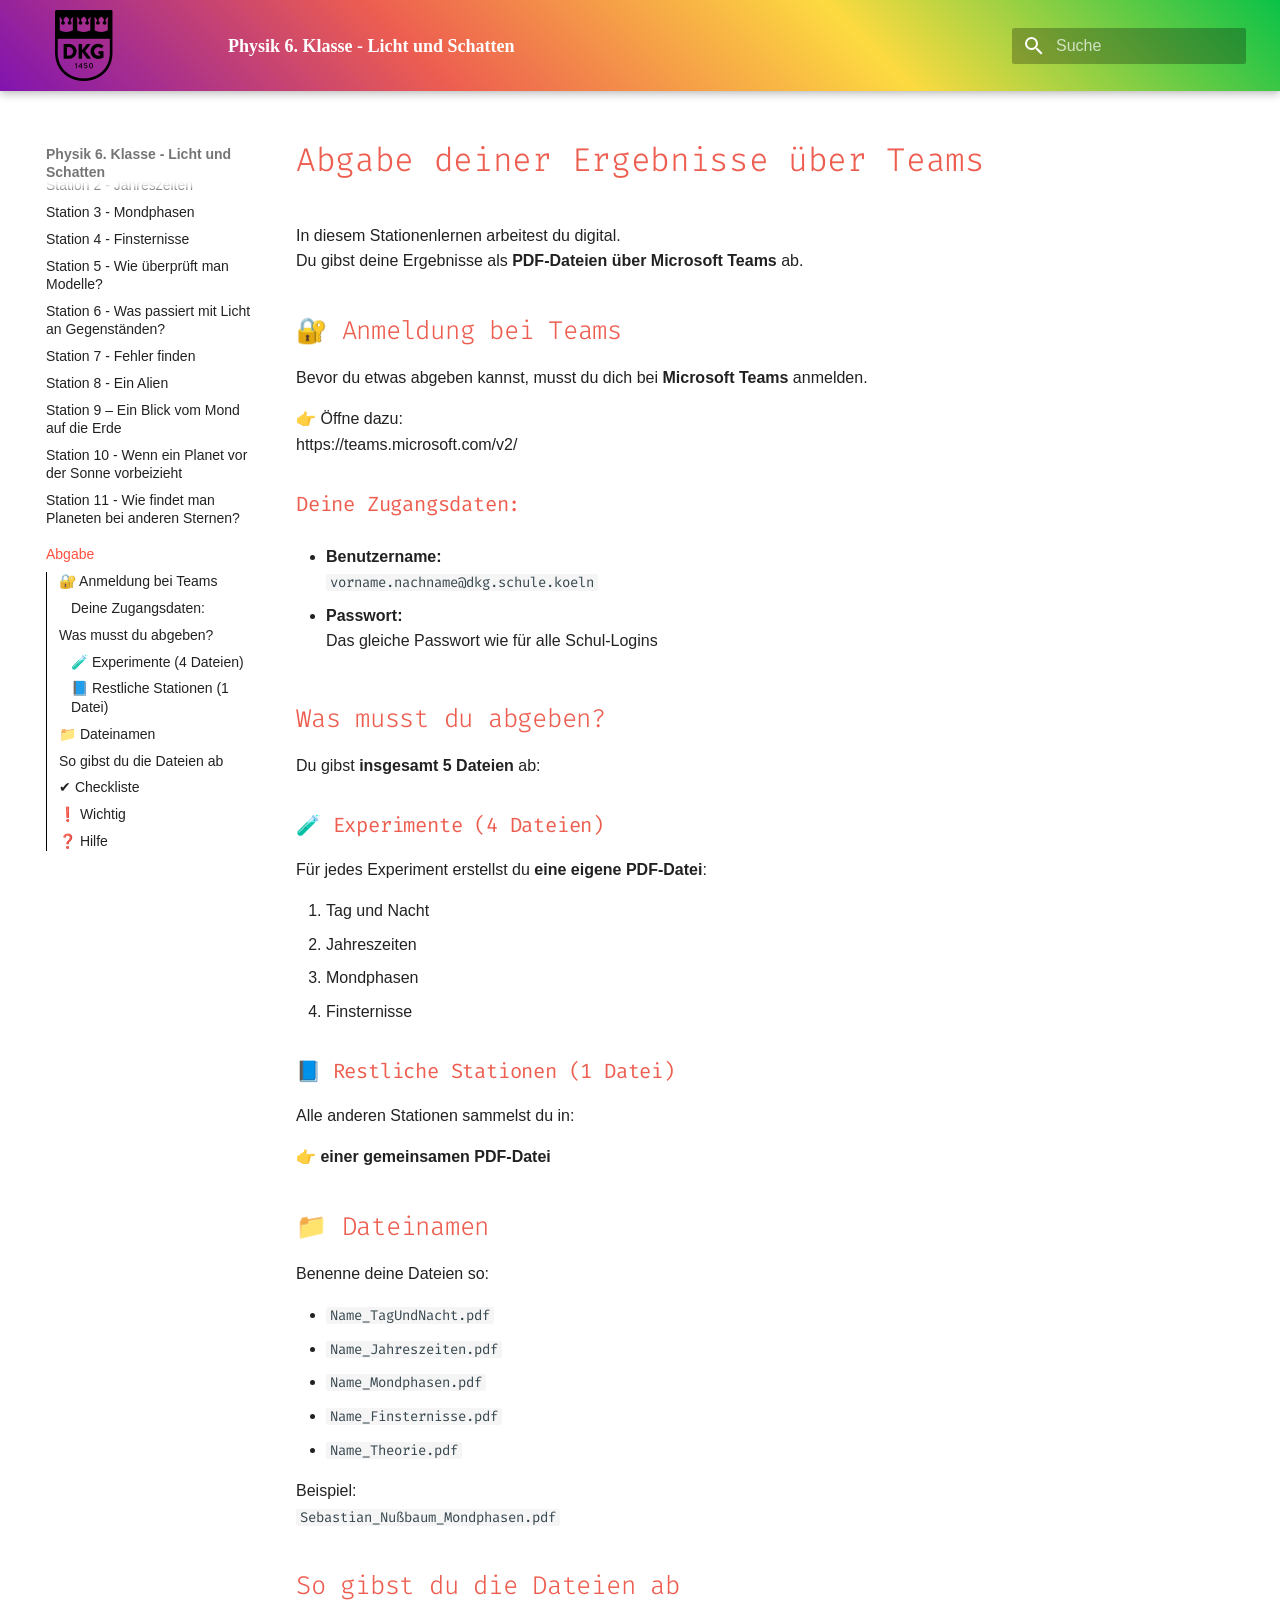
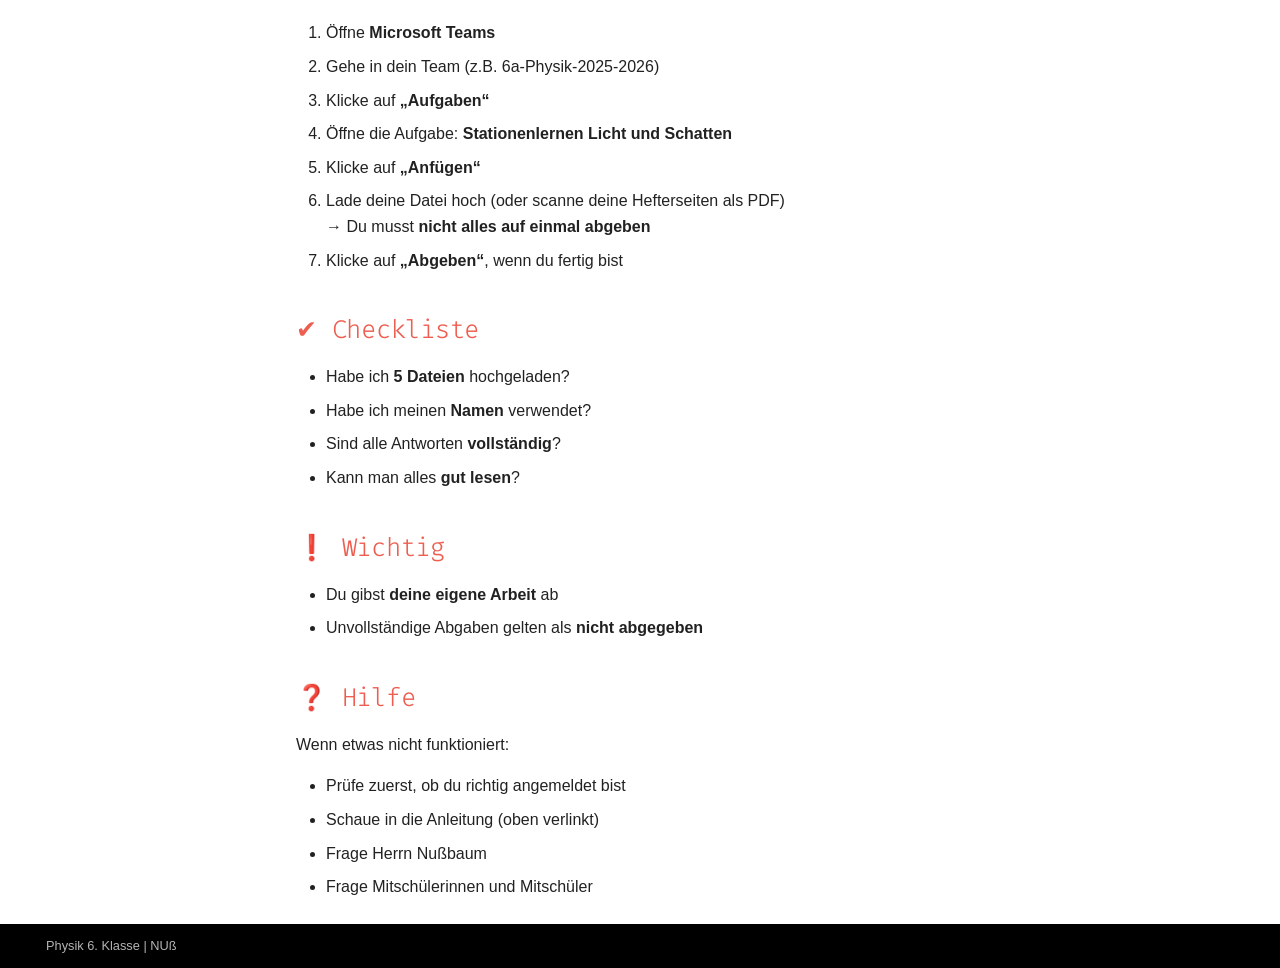
<file: abgabe_teams/index.html>
<!doctype html>
<html lang="de" class="no-js">
  <head>
    
      <meta charset="utf-8">
      <meta name="viewport" content="width=device-width,initial-scale=1">
      
      
      
        <link rel="canonical" href="https://herrnussbaum.github.io/physik_6_licht_und_schatten/abgabe_teams/">
      
      
        <link rel="prev" href="../stationen/station_11/">
      
      
      
        
      
      
      <link rel="icon" href="../img/favicon.ico">
      <meta name="generator" content="mkdocs-1.6.1, mkdocs-material-9.7.6">
    
    
      
        <title>Abgabe - Physik 6. Klasse - Licht und Schatten</title>
      
    
    
      <link rel="stylesheet" href="../assets/stylesheets/main.484c7ddc.min.css">
      
        
        <link rel="stylesheet" href="../assets/stylesheets/palette.ab4e12ef.min.css">
      
      


    
    
      
    
    
      
        
        
        <link rel="preconnect" href="https://fonts.gstatic.com" crossorigin>
        <link rel="stylesheet" href="https://fonts.googleapis.com/css?family=Roboto:300,300i,400,400i,700,700i%7CRoboto+Mono:400,400i,700,700i&display=fallback">
        <style>:root{--md-text-font:"Roboto";--md-code-font:"Roboto Mono"}</style>
      
    
    
      <link rel="stylesheet" href="../stylesheets/fira_code.css">
    
      <link rel="stylesheet" href="../stylesheets/extra.css">
    
    <script>__md_scope=new URL("..",location),__md_hash=e=>[...e].reduce(((e,_)=>(e<<5)-e+_.charCodeAt(0)),0),__md_get=(e,_=localStorage,t=__md_scope)=>JSON.parse(_.getItem(t.pathname+"."+e)),__md_set=(e,_,t=localStorage,a=__md_scope)=>{try{t.setItem(a.pathname+"."+e,JSON.stringify(_))}catch(e){}}</script>
    
      

    
    
  </head>
  
  
    
    
    
    
    
    <body dir="ltr" data-md-color-scheme="default" data-md-color-primary="custom" data-md-color-accent="custom">
  
    
    <input class="md-toggle" data-md-toggle="drawer" type="checkbox" id="__drawer" autocomplete="off">
    <input class="md-toggle" data-md-toggle="search" type="checkbox" id="__search" autocomplete="off">
    <label class="md-overlay" for="__drawer"></label>
    <div data-md-component="skip">
      
        
        <a href="#abgabe-deiner-ergebnisse-uber-teams" class="md-skip">
          Zum Inhalt
        </a>
      
    </div>
    <div data-md-component="announce">
      
    </div>
    
    
      

  

<header class="md-header md-header--shadow" data-md-component="header">
  <nav class="md-header__inner md-grid" aria-label="Kopfzeile">
    <a href=".." title="Physik 6. Klasse - Licht und Schatten" class="md-header__button md-logo" aria-label="Physik 6. Klasse - Licht und Schatten" data-md-component="logo">
      
  <img src="../img/Logo_klein.png" alt="logo">

    </a>
    <label class="md-header__button md-icon" for="__drawer">
      
      <svg xmlns="http://www.w3.org/2000/svg" viewBox="0 0 24 24"><path d="M3 6h18v2H3zm0 5h18v2H3zm0 5h18v2H3z"/></svg>
    </label>
    <div class="md-header__title" data-md-component="header-title">
      <div class="md-header__ellipsis">
        <div class="md-header__topic">
          <span class="md-ellipsis">
            Physik 6. Klasse - Licht und Schatten
          </span>
        </div>
        <div class="md-header__topic" data-md-component="header-topic">
          <span class="md-ellipsis">
            
              Abgabe
            
          </span>
        </div>
      </div>
    </div>
    
      
    
    
    
    
      
      
        <label class="md-header__button md-icon" for="__search">
          
          <svg xmlns="http://www.w3.org/2000/svg" viewBox="0 0 24 24"><path d="M9.5 3A6.5 6.5 0 0 1 16 9.5c0 1.61-.59 3.09-1.56 4.23l.27.27h.79l5 5-1.5 1.5-5-5v-.79l-.27-.27A6.52 6.52 0 0 1 9.5 16 6.5 6.5 0 0 1 3 9.5 6.5 6.5 0 0 1 9.5 3m0 2C7 5 5 7 5 9.5S7 14 9.5 14 14 12 14 9.5 12 5 9.5 5"/></svg>
        </label>
        <div class="md-search" data-md-component="search" role="dialog">
  <label class="md-search__overlay" for="__search"></label>
  <div class="md-search__inner" role="search">
    <form class="md-search__form" name="search">
      <input type="text" class="md-search__input" name="query" aria-label="Suche" placeholder="Suche" autocapitalize="off" autocorrect="off" autocomplete="off" spellcheck="false" data-md-component="search-query" required>
      <label class="md-search__icon md-icon" for="__search">
        
        <svg xmlns="http://www.w3.org/2000/svg" viewBox="0 0 24 24"><path d="M9.5 3A6.5 6.5 0 0 1 16 9.5c0 1.61-.59 3.09-1.56 4.23l.27.27h.79l5 5-1.5 1.5-5-5v-.79l-.27-.27A6.52 6.52 0 0 1 9.5 16 6.5 6.5 0 0 1 3 9.5 6.5 6.5 0 0 1 9.5 3m0 2C7 5 5 7 5 9.5S7 14 9.5 14 14 12 14 9.5 12 5 9.5 5"/></svg>
        
        <svg xmlns="http://www.w3.org/2000/svg" viewBox="0 0 24 24"><path d="M20 11v2H8l5.5 5.5-1.42 1.42L4.16 12l7.92-7.92L13.5 5.5 8 11z"/></svg>
      </label>
      <nav class="md-search__options" aria-label="Suche">
        
        <button type="reset" class="md-search__icon md-icon" title="Zurücksetzen" aria-label="Zurücksetzen" tabindex="-1">
          
          <svg xmlns="http://www.w3.org/2000/svg" viewBox="0 0 24 24"><path d="M19 6.41 17.59 5 12 10.59 6.41 5 5 6.41 10.59 12 5 17.59 6.41 19 12 13.41 17.59 19 19 17.59 13.41 12z"/></svg>
        </button>
      </nav>
      
    </form>
    <div class="md-search__output">
      <div class="md-search__scrollwrap" tabindex="0" data-md-scrollfix>
        <div class="md-search-result" data-md-component="search-result">
          <div class="md-search-result__meta">
            Suche wird initialisiert
          </div>
          <ol class="md-search-result__list" role="presentation"></ol>
        </div>
      </div>
    </div>
  </div>
</div>
      
    
    
  </nav>
  
</header>
    
    <div class="md-container" data-md-component="container">
      
      
        
          
        
      
      <main class="md-main" data-md-component="main">
        <div class="md-main__inner md-grid">
          
            
              
              <div class="md-sidebar md-sidebar--primary" data-md-component="sidebar" data-md-type="navigation" >
                <div class="md-sidebar__scrollwrap">
                  <div class="md-sidebar__inner">
                    



  

<nav class="md-nav md-nav--primary md-nav--integrated" aria-label="Navigation" data-md-level="0">
  <label class="md-nav__title" for="__drawer">
    <a href=".." title="Physik 6. Klasse - Licht und Schatten" class="md-nav__button md-logo" aria-label="Physik 6. Klasse - Licht und Schatten" data-md-component="logo">
      
  <img src="../img/Logo_klein.png" alt="logo">

    </a>
    Physik 6. Klasse - Licht und Schatten
  </label>
  
  <ul class="md-nav__list" data-md-scrollfix>
    
      
      
  
  
  
  
    <li class="md-nav__item">
      <a href=".." class="md-nav__link">
        
  
  
  <span class="md-ellipsis">
    
  
    Start
  

    
  </span>
  
  

      </a>
    </li>
  

    
      
      
  
  
  
  
    
    
    
    
      
        
        
      
    
    
    <li class="md-nav__item md-nav__item--section md-nav__item--nested">
      
        
        
        <input class="md-nav__toggle md-toggle " type="checkbox" id="__nav_2" >
        
          
          <label class="md-nav__link" for="__nav_2" id="__nav_2_label" tabindex="">
            
  
  
  <span class="md-ellipsis">
    
  
    Stationen
  

    
  </span>
  
  

            <span class="md-nav__icon md-icon"></span>
          </label>
        
        <nav class="md-nav" data-md-level="1" aria-labelledby="__nav_2_label" aria-expanded="false">
          <label class="md-nav__title" for="__nav_2">
            <span class="md-nav__icon md-icon"></span>
            
  
    Stationen
  

          </label>
          <ul class="md-nav__list" data-md-scrollfix>
            
              
                
  
  
  
  
    <li class="md-nav__item">
      <a href="../stationen/station_01/" class="md-nav__link">
        
  
  
  <span class="md-ellipsis">
    
  
    Station 1 - Tag und Nacht
  

    
  </span>
  
  

      </a>
    </li>
  

              
            
              
                
  
  
  
  
    <li class="md-nav__item">
      <a href="../stationen/station_02/" class="md-nav__link">
        
  
  
  <span class="md-ellipsis">
    
  
    Station 2 - Jahreszeiten
  

    
  </span>
  
  

      </a>
    </li>
  

              
            
              
                
  
  
  
  
    <li class="md-nav__item">
      <a href="../stationen/station_03/" class="md-nav__link">
        
  
  
  <span class="md-ellipsis">
    
  
    Station 3 - Mondphasen
  

    
  </span>
  
  

      </a>
    </li>
  

              
            
              
                
  
  
  
  
    <li class="md-nav__item">
      <a href="../stationen/station_04/" class="md-nav__link">
        
  
  
  <span class="md-ellipsis">
    
  
    Station 4 - Finsternisse
  

    
  </span>
  
  

      </a>
    </li>
  

              
            
              
                
  
  
  
  
    <li class="md-nav__item">
      <a href="../stationen/station_05/" class="md-nav__link">
        
  
  
  <span class="md-ellipsis">
    
  
    Station 5 - Wie überprüft man Modelle?
  

    
  </span>
  
  

      </a>
    </li>
  

              
            
              
                
  
  
  
  
    <li class="md-nav__item">
      <a href="../stationen/station_06/" class="md-nav__link">
        
  
  
  <span class="md-ellipsis">
    
  
    Station 6 - Was passiert mit Licht an Gegenständen?
  

    
  </span>
  
  

      </a>
    </li>
  

              
            
              
                
  
  
  
  
    <li class="md-nav__item">
      <a href="../stationen/station_07/" class="md-nav__link">
        
  
  
  <span class="md-ellipsis">
    
  
    Station 7 - Fehler finden
  

    
  </span>
  
  

      </a>
    </li>
  

              
            
              
                
  
  
  
  
    <li class="md-nav__item">
      <a href="../stationen/station_08/" class="md-nav__link">
        
  
  
  <span class="md-ellipsis">
    
  
    Station 8 - Ein Alien
  

    
  </span>
  
  

      </a>
    </li>
  

              
            
              
                
  
  
  
  
    <li class="md-nav__item">
      <a href="../stationen/station_09/" class="md-nav__link">
        
  
  
  <span class="md-ellipsis">
    
  
    Station 9 – Ein Blick vom Mond auf die Erde
  

    
  </span>
  
  

      </a>
    </li>
  

              
            
              
                
  
  
  
  
    <li class="md-nav__item">
      <a href="../stationen/station_10/" class="md-nav__link">
        
  
  
  <span class="md-ellipsis">
    
  
    Station 10 - Wenn ein Planet vor der Sonne vorbeizieht
  

    
  </span>
  
  

      </a>
    </li>
  

              
            
              
                
  
  
  
  
    <li class="md-nav__item">
      <a href="../stationen/station_11/" class="md-nav__link">
        
  
  
  <span class="md-ellipsis">
    
  
    Station 11 - Wie findet man Planeten bei anderen Sternen?
  

    
  </span>
  
  

      </a>
    </li>
  

              
            
          </ul>
        </nav>
      
    </li>
  

    
      
      
  
  
    
  
  
  
    <li class="md-nav__item md-nav__item--active">
      
      <input class="md-nav__toggle md-toggle" type="checkbox" id="__toc">
      
      
        
      
      
        <label class="md-nav__link md-nav__link--active" for="__toc">
          
  
  
  <span class="md-ellipsis">
    
  
    Abgabe
  

    
  </span>
  
  

          <span class="md-nav__icon md-icon"></span>
        </label>
      
      <a href="./" class="md-nav__link md-nav__link--active">
        
  
  
  <span class="md-ellipsis">
    
  
    Abgabe
  

    
  </span>
  
  

      </a>
      
        

<nav class="md-nav md-nav--secondary" aria-label="Inhaltsverzeichnis">
  
  
  
    
  
  
    <label class="md-nav__title" for="__toc">
      <span class="md-nav__icon md-icon"></span>
      Inhaltsverzeichnis
    </label>
    <ul class="md-nav__list" data-md-component="toc" data-md-scrollfix>
      
        <li class="md-nav__item">
  <a href="#anmeldung-bei-teams" class="md-nav__link">
    <span class="md-ellipsis">
      
        🔐 Anmeldung bei Teams
      
    </span>
  </a>
  
    <nav class="md-nav" aria-label="🔐 Anmeldung bei Teams">
      <ul class="md-nav__list">
        
          <li class="md-nav__item">
  <a href="#deine-zugangsdaten" class="md-nav__link">
    <span class="md-ellipsis">
      
        Deine Zugangsdaten:
      
    </span>
  </a>
  
</li>
        
      </ul>
    </nav>
  
</li>
      
        <li class="md-nav__item">
  <a href="#was-musst-du-abgeben" class="md-nav__link">
    <span class="md-ellipsis">
      
        Was musst du abgeben?
      
    </span>
  </a>
  
    <nav class="md-nav" aria-label="Was musst du abgeben?">
      <ul class="md-nav__list">
        
          <li class="md-nav__item">
  <a href="#experimente-4-dateien" class="md-nav__link">
    <span class="md-ellipsis">
      
        🧪 Experimente (4 Dateien)
      
    </span>
  </a>
  
</li>
        
          <li class="md-nav__item">
  <a href="#restliche-stationen-1-datei" class="md-nav__link">
    <span class="md-ellipsis">
      
        📘 Restliche Stationen (1 Datei)
      
    </span>
  </a>
  
</li>
        
      </ul>
    </nav>
  
</li>
      
        <li class="md-nav__item">
  <a href="#dateinamen" class="md-nav__link">
    <span class="md-ellipsis">
      
        📁 Dateinamen
      
    </span>
  </a>
  
</li>
      
        <li class="md-nav__item">
  <a href="#so-gibst-du-die-dateien-ab" class="md-nav__link">
    <span class="md-ellipsis">
      
        So gibst du die Dateien ab
      
    </span>
  </a>
  
</li>
      
        <li class="md-nav__item">
  <a href="#checkliste" class="md-nav__link">
    <span class="md-ellipsis">
      
        ✔ Checkliste
      
    </span>
  </a>
  
</li>
      
        <li class="md-nav__item">
  <a href="#wichtig" class="md-nav__link">
    <span class="md-ellipsis">
      
        ❗ Wichtig
      
    </span>
  </a>
  
</li>
      
        <li class="md-nav__item">
  <a href="#hilfe" class="md-nav__link">
    <span class="md-ellipsis">
      
        ❓ Hilfe
      
    </span>
  </a>
  
</li>
      
    </ul>
  
</nav>
      
    </li>
  

    
  </ul>
</nav>
                  </div>
                </div>
              </div>
            
            
          
          
            <div class="md-content" data-md-component="content">
              
              <article class="md-content__inner md-typeset">
                
                  



<h1 id="abgabe-deiner-ergebnisse-uber-teams">Abgabe deiner Ergebnisse über Teams</h1>
<p>In diesem Stationenlernen arbeitest du digital.<br />
Du gibst deine Ergebnisse als <strong>PDF-Dateien über Microsoft Teams</strong> ab.</p>
<h2 id="anmeldung-bei-teams">🔐 Anmeldung bei Teams</h2>
<p>Bevor du etwas abgeben kannst, musst du dich bei <strong>Microsoft Teams</strong> anmelden.</p>
<p>👉 Öffne dazu:<br />
https://teams.microsoft.com/v2/</p>
<h3 id="deine-zugangsdaten">Deine Zugangsdaten:</h3>
<ul>
<li>
<p><strong>Benutzername:</strong><br />
<code>vorname.nachname@dkg.schule.koeln</code>  </p>
</li>
<li>
<p><strong>Passwort:</strong><br />
  Das gleiche Passwort wie für alle Schul-Logins</p>
</li>
</ul>
<h2 id="was-musst-du-abgeben">Was musst du abgeben?</h2>
<p>Du gibst <strong>insgesamt 5 Dateien</strong> ab:</p>
<h3 id="experimente-4-dateien">🧪 Experimente (4 Dateien)</h3>
<p>Für jedes Experiment erstellst du <strong>eine eigene PDF-Datei</strong>:</p>
<ol>
<li>Tag und Nacht  </li>
<li>Jahreszeiten  </li>
<li>Mondphasen  </li>
<li>Finsternisse  </li>
</ol>
<h3 id="restliche-stationen-1-datei">📘 Restliche Stationen (1 Datei)</h3>
<p>Alle anderen Stationen sammelst du in:</p>
<p>👉 <strong>einer gemeinsamen PDF-Datei</strong></p>
<h2 id="dateinamen">📁 Dateinamen</h2>
<p>Benenne deine Dateien so:</p>
<ul>
<li><code>Name_TagUndNacht.pdf</code></li>
<li><code>Name_Jahreszeiten.pdf</code></li>
<li><code>Name_Mondphasen.pdf</code></li>
<li><code>Name_Finsternisse.pdf</code></li>
<li><code>Name_Theorie.pdf</code></li>
</ul>
<p>Beispiel:<br />
<code>Sebastian_Nußbaum_Mondphasen.pdf</code></p>
<h2 id="so-gibst-du-die-dateien-ab">So gibst du die Dateien ab</h2>
<ol>
<li>Öffne <strong>Microsoft Teams</strong></li>
<li>Gehe in dein Team (z.B. 6a-Physik-2025-2026)</li>
<li>Klicke auf <strong>„Aufgaben“</strong></li>
<li>Öffne die Aufgabe: <strong>Stationenlernen Licht und Schatten</strong></li>
<li>Klicke auf <strong>„Anfügen“</strong></li>
<li>Lade deine Datei hoch (oder scanne deine Hefterseiten als PDF)<br />
   → Du musst <strong>nicht alles auf einmal abgeben</strong></li>
<li>Klicke auf <strong>„Abgeben“</strong>, wenn du fertig bist</li>
</ol>
<h2 id="checkliste">✔ Checkliste</h2>
<ul>
<li>Habe ich <strong>5 Dateien</strong> hochgeladen?</li>
<li>Habe ich meinen <strong>Namen</strong> verwendet?</li>
<li>Sind alle Antworten <strong>vollständig</strong>?</li>
<li>Kann man alles <strong>gut lesen</strong>?</li>
</ul>
<h2 id="wichtig">❗ Wichtig</h2>
<ul>
<li>Du gibst <strong>deine eigene Arbeit</strong> ab  </li>
<li>Unvollständige Abgaben gelten als <strong>nicht abgegeben</strong></li>
</ul>
<h2 id="hilfe">❓ Hilfe</h2>
<p>Wenn etwas nicht funktioniert:</p>
<ul>
<li>Prüfe zuerst, ob du richtig angemeldet bist  </li>
<li>Schaue in die Anleitung (oben verlinkt)  </li>
<li>Frage Herrn Nußbaum  </li>
<li>Frage Mitschülerinnen und Mitschüler</li>
</ul>












                
              </article>
            </div>
          
          
<script>var target=document.getElementById(location.hash.slice(1));target&&target.name&&(target.checked=target.name.startsWith("__tabbed_"))</script>
        </div>
        
          <button type="button" class="md-top md-icon" data-md-component="top" hidden>
  
  <svg xmlns="http://www.w3.org/2000/svg" viewBox="0 0 24 24"><path d="M13 20h-2V8l-5.5 5.5-1.42-1.42L12 4.16l7.92 7.92-1.42 1.42L13 8z"/></svg>
  Zurück zum Seitenanfang
</button>
        
      </main>
      
        <footer class="md-footer">
  
  <div class="md-footer-meta md-typeset">
    <div class="md-footer-meta__inner md-grid">
      <div class="md-copyright">
  
    <div class="md-copyright__highlight">
      Physik 6. Klasse | NUß
    </div>
  
  
</div>
      
    </div>
  </div>
</footer>
      
    </div>
    <div class="md-dialog" data-md-component="dialog">
      <div class="md-dialog__inner md-typeset"></div>
    </div>
    
    
    
      
      
      <script id="__config" type="application/json">{"annotate": null, "base": "..", "features": ["navigation.instant", "navigation.instant.prefetch", "navigation.sections", "navigation.top", "toc.integrate", "content.code.copy"], "search": "../assets/javascripts/workers/search.2c215733.min.js", "tags": null, "translations": {"clipboard.copied": "In Zwischenablage kopiert", "clipboard.copy": "In Zwischenablage kopieren", "search.result.more.one": "1 weiteres Suchergebnis auf dieser Seite", "search.result.more.other": "# weitere Suchergebnisse auf dieser Seite", "search.result.none": "Keine Suchergebnisse", "search.result.one": "1 Suchergebnis", "search.result.other": "# Suchergebnisse", "search.result.placeholder": "Suchbegriff eingeben", "search.result.term.missing": "Es fehlt", "select.version": "Version ausw\u00e4hlen"}, "version": null}</script>
    
    
      <script src="../assets/javascripts/bundle.79ae519e.min.js"></script>
      
    
  </body>
</html>
</file>
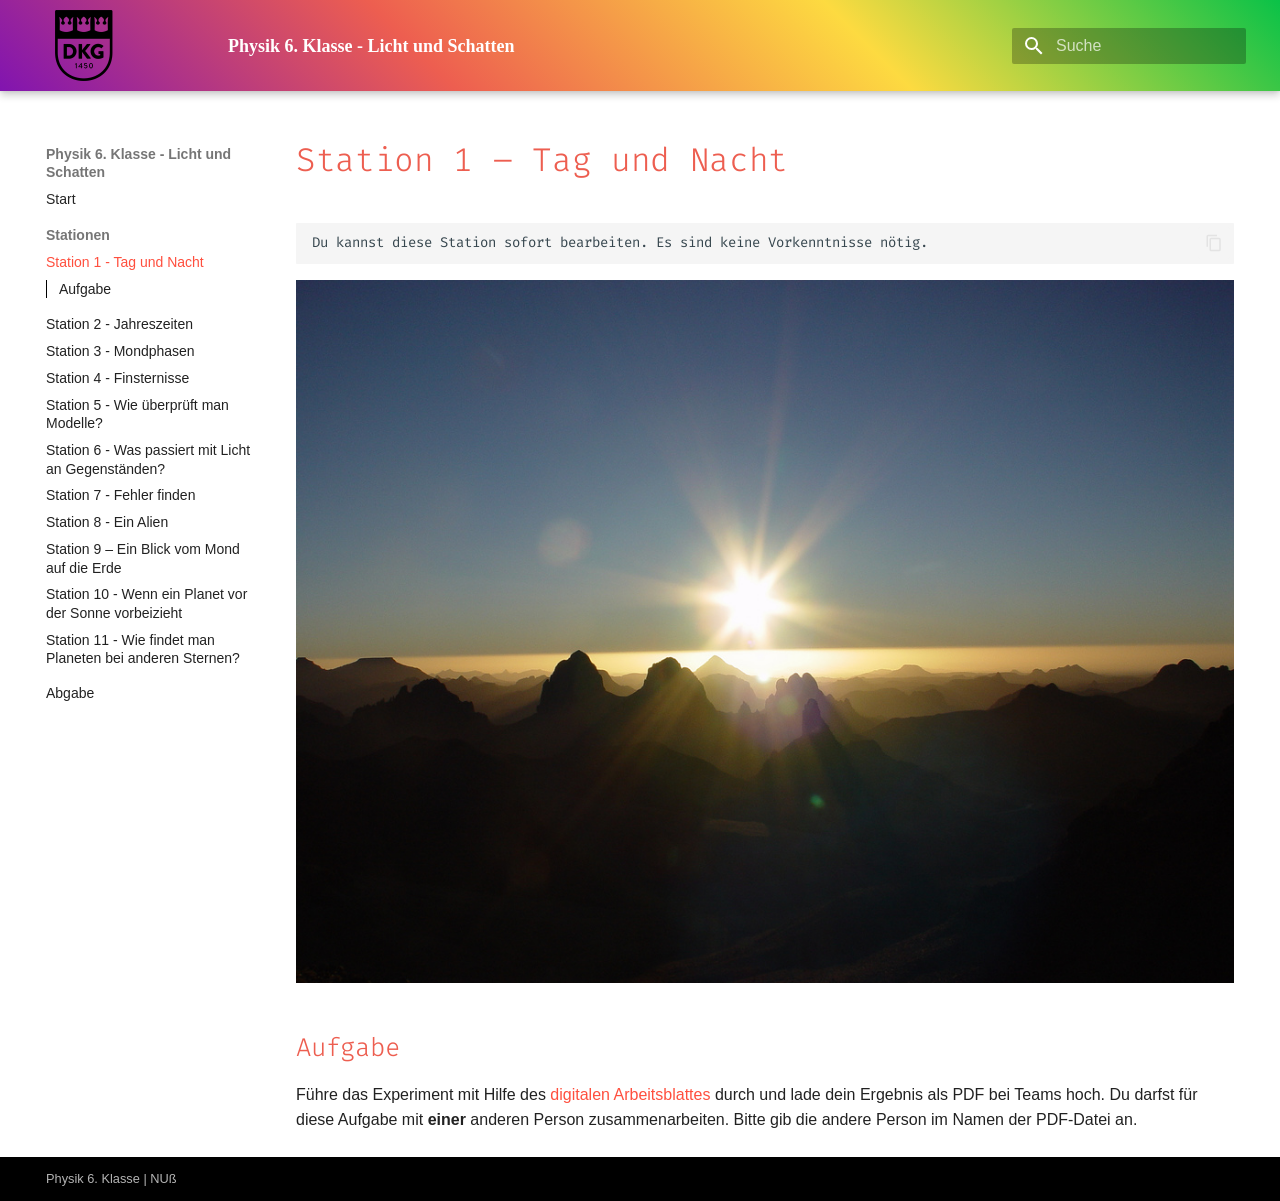
<file: stationen/station_01/index.html>
<!doctype html>
<html lang="de" class="no-js">
  <head>
    
      <meta charset="utf-8">
      <meta name="viewport" content="width=device-width,initial-scale=1">
      
      
      
        <link rel="canonical" href="https://herrnussbaum.github.io/physik_6_licht_und_schatten/stationen/station_01/">
      
      
        <link rel="prev" href="../..">
      
      
        <link rel="next" href="../station_02/">
      
      
        
      
      
      <link rel="icon" href="../../img/favicon.ico">
      <meta name="generator" content="mkdocs-1.6.1, mkdocs-material-9.7.6">
    
    
      
        <title>Station 1 - Tag und Nacht - Physik 6. Klasse - Licht und Schatten</title>
      
    
    
      <link rel="stylesheet" href="../../assets/stylesheets/main.484c7ddc.min.css">
      
        
        <link rel="stylesheet" href="../../assets/stylesheets/palette.ab4e12ef.min.css">
      
      


    
    
      
    
    
      
        
        
        <link rel="preconnect" href="https://fonts.gstatic.com" crossorigin>
        <link rel="stylesheet" href="https://fonts.googleapis.com/css?family=Roboto:300,300i,400,400i,700,700i%7CRoboto+Mono:400,400i,700,700i&display=fallback">
        <style>:root{--md-text-font:"Roboto";--md-code-font:"Roboto Mono"}</style>
      
    
    
      <link rel="stylesheet" href="../../stylesheets/fira_code.css">
    
      <link rel="stylesheet" href="../../stylesheets/extra.css">
    
    <script>__md_scope=new URL("../..",location),__md_hash=e=>[...e].reduce(((e,_)=>(e<<5)-e+_.charCodeAt(0)),0),__md_get=(e,_=localStorage,t=__md_scope)=>JSON.parse(_.getItem(t.pathname+"."+e)),__md_set=(e,_,t=localStorage,a=__md_scope)=>{try{t.setItem(a.pathname+"."+e,JSON.stringify(_))}catch(e){}}</script>
    
      

    
    
  </head>
  
  
    
    
    
    
    
    <body dir="ltr" data-md-color-scheme="default" data-md-color-primary="custom" data-md-color-accent="custom">
  
    
    <input class="md-toggle" data-md-toggle="drawer" type="checkbox" id="__drawer" autocomplete="off">
    <input class="md-toggle" data-md-toggle="search" type="checkbox" id="__search" autocomplete="off">
    <label class="md-overlay" for="__drawer"></label>
    <div data-md-component="skip">
      
        
        <a href="#station-1-tag-und-nacht" class="md-skip">
          Zum Inhalt
        </a>
      
    </div>
    <div data-md-component="announce">
      
    </div>
    
    
      

  

<header class="md-header md-header--shadow" data-md-component="header">
  <nav class="md-header__inner md-grid" aria-label="Kopfzeile">
    <a href="../.." title="Physik 6. Klasse - Licht und Schatten" class="md-header__button md-logo" aria-label="Physik 6. Klasse - Licht und Schatten" data-md-component="logo">
      
  <img src="../../img/Logo_klein.png" alt="logo">

    </a>
    <label class="md-header__button md-icon" for="__drawer">
      
      <svg xmlns="http://www.w3.org/2000/svg" viewBox="0 0 24 24"><path d="M3 6h18v2H3zm0 5h18v2H3zm0 5h18v2H3z"/></svg>
    </label>
    <div class="md-header__title" data-md-component="header-title">
      <div class="md-header__ellipsis">
        <div class="md-header__topic">
          <span class="md-ellipsis">
            Physik 6. Klasse - Licht und Schatten
          </span>
        </div>
        <div class="md-header__topic" data-md-component="header-topic">
          <span class="md-ellipsis">
            
              Station 1 - Tag und Nacht
            
          </span>
        </div>
      </div>
    </div>
    
      
    
    
    
    
      
      
        <label class="md-header__button md-icon" for="__search">
          
          <svg xmlns="http://www.w3.org/2000/svg" viewBox="0 0 24 24"><path d="M9.5 3A6.5 6.5 0 0 1 16 9.5c0 1.61-.59 3.09-1.56 4.23l.27.27h.79l5 5-1.5 1.5-5-5v-.79l-.27-.27A6.52 6.52 0 0 1 9.5 16 6.5 6.5 0 0 1 3 9.5 6.5 6.5 0 0 1 9.5 3m0 2C7 5 5 7 5 9.5S7 14 9.5 14 14 12 14 9.5 12 5 9.5 5"/></svg>
        </label>
        <div class="md-search" data-md-component="search" role="dialog">
  <label class="md-search__overlay" for="__search"></label>
  <div class="md-search__inner" role="search">
    <form class="md-search__form" name="search">
      <input type="text" class="md-search__input" name="query" aria-label="Suche" placeholder="Suche" autocapitalize="off" autocorrect="off" autocomplete="off" spellcheck="false" data-md-component="search-query" required>
      <label class="md-search__icon md-icon" for="__search">
        
        <svg xmlns="http://www.w3.org/2000/svg" viewBox="0 0 24 24"><path d="M9.5 3A6.5 6.5 0 0 1 16 9.5c0 1.61-.59 3.09-1.56 4.23l.27.27h.79l5 5-1.5 1.5-5-5v-.79l-.27-.27A6.52 6.52 0 0 1 9.5 16 6.5 6.5 0 0 1 3 9.5 6.5 6.5 0 0 1 9.5 3m0 2C7 5 5 7 5 9.5S7 14 9.5 14 14 12 14 9.5 12 5 9.5 5"/></svg>
        
        <svg xmlns="http://www.w3.org/2000/svg" viewBox="0 0 24 24"><path d="M20 11v2H8l5.5 5.5-1.42 1.42L4.16 12l7.92-7.92L13.5 5.5 8 11z"/></svg>
      </label>
      <nav class="md-search__options" aria-label="Suche">
        
        <button type="reset" class="md-search__icon md-icon" title="Zurücksetzen" aria-label="Zurücksetzen" tabindex="-1">
          
          <svg xmlns="http://www.w3.org/2000/svg" viewBox="0 0 24 24"><path d="M19 6.41 17.59 5 12 10.59 6.41 5 5 6.41 10.59 12 5 17.59 6.41 19 12 13.41 17.59 19 19 17.59 13.41 12z"/></svg>
        </button>
      </nav>
      
    </form>
    <div class="md-search__output">
      <div class="md-search__scrollwrap" tabindex="0" data-md-scrollfix>
        <div class="md-search-result" data-md-component="search-result">
          <div class="md-search-result__meta">
            Suche wird initialisiert
          </div>
          <ol class="md-search-result__list" role="presentation"></ol>
        </div>
      </div>
    </div>
  </div>
</div>
      
    
    
  </nav>
  
</header>
    
    <div class="md-container" data-md-component="container">
      
      
        
          
        
      
      <main class="md-main" data-md-component="main">
        <div class="md-main__inner md-grid">
          
            
              
              <div class="md-sidebar md-sidebar--primary" data-md-component="sidebar" data-md-type="navigation" >
                <div class="md-sidebar__scrollwrap">
                  <div class="md-sidebar__inner">
                    



  

<nav class="md-nav md-nav--primary md-nav--integrated" aria-label="Navigation" data-md-level="0">
  <label class="md-nav__title" for="__drawer">
    <a href="../.." title="Physik 6. Klasse - Licht und Schatten" class="md-nav__button md-logo" aria-label="Physik 6. Klasse - Licht und Schatten" data-md-component="logo">
      
  <img src="../../img/Logo_klein.png" alt="logo">

    </a>
    Physik 6. Klasse - Licht und Schatten
  </label>
  
  <ul class="md-nav__list" data-md-scrollfix>
    
      
      
  
  
  
  
    <li class="md-nav__item">
      <a href="../.." class="md-nav__link">
        
  
  
  <span class="md-ellipsis">
    
  
    Start
  

    
  </span>
  
  

      </a>
    </li>
  

    
      
      
  
  
    
  
  
  
    
    
    
    
      
        
        
      
    
    
    <li class="md-nav__item md-nav__item--active md-nav__item--section md-nav__item--nested">
      
        
        
        <input class="md-nav__toggle md-toggle " type="checkbox" id="__nav_2" checked>
        
          
          <label class="md-nav__link" for="__nav_2" id="__nav_2_label" tabindex="">
            
  
  
  <span class="md-ellipsis">
    
  
    Stationen
  

    
  </span>
  
  

            <span class="md-nav__icon md-icon"></span>
          </label>
        
        <nav class="md-nav" data-md-level="1" aria-labelledby="__nav_2_label" aria-expanded="true">
          <label class="md-nav__title" for="__nav_2">
            <span class="md-nav__icon md-icon"></span>
            
  
    Stationen
  

          </label>
          <ul class="md-nav__list" data-md-scrollfix>
            
              
                
  
  
    
  
  
  
    <li class="md-nav__item md-nav__item--active">
      
      <input class="md-nav__toggle md-toggle" type="checkbox" id="__toc">
      
      
        
      
      
        <label class="md-nav__link md-nav__link--active" for="__toc">
          
  
  
  <span class="md-ellipsis">
    
  
    Station 1 - Tag und Nacht
  

    
  </span>
  
  

          <span class="md-nav__icon md-icon"></span>
        </label>
      
      <a href="./" class="md-nav__link md-nav__link--active">
        
  
  
  <span class="md-ellipsis">
    
  
    Station 1 - Tag und Nacht
  

    
  </span>
  
  

      </a>
      
        

<nav class="md-nav md-nav--secondary" aria-label="Inhaltsverzeichnis">
  
  
  
    
  
  
    <label class="md-nav__title" for="__toc">
      <span class="md-nav__icon md-icon"></span>
      Inhaltsverzeichnis
    </label>
    <ul class="md-nav__list" data-md-component="toc" data-md-scrollfix>
      
        <li class="md-nav__item">
  <a href="#aufgabe" class="md-nav__link">
    <span class="md-ellipsis">
      
        Aufgabe
      
    </span>
  </a>
  
</li>
      
    </ul>
  
</nav>
      
    </li>
  

              
            
              
                
  
  
  
  
    <li class="md-nav__item">
      <a href="../station_02/" class="md-nav__link">
        
  
  
  <span class="md-ellipsis">
    
  
    Station 2 - Jahreszeiten
  

    
  </span>
  
  

      </a>
    </li>
  

              
            
              
                
  
  
  
  
    <li class="md-nav__item">
      <a href="../station_03/" class="md-nav__link">
        
  
  
  <span class="md-ellipsis">
    
  
    Station 3 - Mondphasen
  

    
  </span>
  
  

      </a>
    </li>
  

              
            
              
                
  
  
  
  
    <li class="md-nav__item">
      <a href="../station_04/" class="md-nav__link">
        
  
  
  <span class="md-ellipsis">
    
  
    Station 4 - Finsternisse
  

    
  </span>
  
  

      </a>
    </li>
  

              
            
              
                
  
  
  
  
    <li class="md-nav__item">
      <a href="../station_05/" class="md-nav__link">
        
  
  
  <span class="md-ellipsis">
    
  
    Station 5 - Wie überprüft man Modelle?
  

    
  </span>
  
  

      </a>
    </li>
  

              
            
              
                
  
  
  
  
    <li class="md-nav__item">
      <a href="../station_06/" class="md-nav__link">
        
  
  
  <span class="md-ellipsis">
    
  
    Station 6 - Was passiert mit Licht an Gegenständen?
  

    
  </span>
  
  

      </a>
    </li>
  

              
            
              
                
  
  
  
  
    <li class="md-nav__item">
      <a href="../station_07/" class="md-nav__link">
        
  
  
  <span class="md-ellipsis">
    
  
    Station 7 - Fehler finden
  

    
  </span>
  
  

      </a>
    </li>
  

              
            
              
                
  
  
  
  
    <li class="md-nav__item">
      <a href="../station_08/" class="md-nav__link">
        
  
  
  <span class="md-ellipsis">
    
  
    Station 8 - Ein Alien
  

    
  </span>
  
  

      </a>
    </li>
  

              
            
              
                
  
  
  
  
    <li class="md-nav__item">
      <a href="../station_09/" class="md-nav__link">
        
  
  
  <span class="md-ellipsis">
    
  
    Station 9 – Ein Blick vom Mond auf die Erde
  

    
  </span>
  
  

      </a>
    </li>
  

              
            
              
                
  
  
  
  
    <li class="md-nav__item">
      <a href="../station_10/" class="md-nav__link">
        
  
  
  <span class="md-ellipsis">
    
  
    Station 10 - Wenn ein Planet vor der Sonne vorbeizieht
  

    
  </span>
  
  

      </a>
    </li>
  

              
            
              
                
  
  
  
  
    <li class="md-nav__item">
      <a href="../station_11/" class="md-nav__link">
        
  
  
  <span class="md-ellipsis">
    
  
    Station 11 - Wie findet man Planeten bei anderen Sternen?
  

    
  </span>
  
  

      </a>
    </li>
  

              
            
          </ul>
        </nav>
      
    </li>
  

    
      
      
  
  
  
  
    <li class="md-nav__item">
      <a href="../../abgabe_teams/" class="md-nav__link">
        
  
  
  <span class="md-ellipsis">
    
  
    Abgabe
  

    
  </span>
  
  

      </a>
    </li>
  

    
  </ul>
</nav>
                  </div>
                </div>
              </div>
            
            
          
          
            <div class="md-content" data-md-component="content">
              
              <article class="md-content__inner md-typeset">
                
                  



<h1 id="station-1-tag-und-nacht">Station 1 – Tag und Nacht</h1>
<div class="highlight" style="background: #f8f8f8"><pre style="line-height: 125%;"><span></span><code>Du kannst diese Station sofort bearbeiten. Es sind keine Vorkenntnisse nötig.
</code></pre></div>
<p><img alt="Tag und Nacht" src="../../img/tagnacht.png" /></p>
<h2 id="aufgabe">Aufgabe</h2>
<p>Führe das Experiment mit Hilfe des <a href="https://s.leylab.de/RsJcZZc7zP">digitalen Arbeitsblattes</a> durch und lade dein Ergebnis als PDF bei Teams hoch. Du darfst für diese Aufgabe mit <strong>einer</strong> anderen Person zusammenarbeiten. Bitte gib die andere Person im Namen der PDF-Datei an.</p>












                
              </article>
            </div>
          
          
<script>var target=document.getElementById(location.hash.slice(1));target&&target.name&&(target.checked=target.name.startsWith("__tabbed_"))</script>
        </div>
        
          <button type="button" class="md-top md-icon" data-md-component="top" hidden>
  
  <svg xmlns="http://www.w3.org/2000/svg" viewBox="0 0 24 24"><path d="M13 20h-2V8l-5.5 5.5-1.42-1.42L12 4.16l7.92 7.92-1.42 1.42L13 8z"/></svg>
  Zurück zum Seitenanfang
</button>
        
      </main>
      
        <footer class="md-footer">
  
  <div class="md-footer-meta md-typeset">
    <div class="md-footer-meta__inner md-grid">
      <div class="md-copyright">
  
    <div class="md-copyright__highlight">
      Physik 6. Klasse | NUß
    </div>
  
  
</div>
      
    </div>
  </div>
</footer>
      
    </div>
    <div class="md-dialog" data-md-component="dialog">
      <div class="md-dialog__inner md-typeset"></div>
    </div>
    
    
    
      
      
      <script id="__config" type="application/json">{"annotate": null, "base": "../..", "features": ["navigation.instant", "navigation.instant.prefetch", "navigation.sections", "navigation.top", "toc.integrate", "content.code.copy"], "search": "../../assets/javascripts/workers/search.2c215733.min.js", "tags": null, "translations": {"clipboard.copied": "In Zwischenablage kopiert", "clipboard.copy": "In Zwischenablage kopieren", "search.result.more.one": "1 weiteres Suchergebnis auf dieser Seite", "search.result.more.other": "# weitere Suchergebnisse auf dieser Seite", "search.result.none": "Keine Suchergebnisse", "search.result.one": "1 Suchergebnis", "search.result.other": "# Suchergebnisse", "search.result.placeholder": "Suchbegriff eingeben", "search.result.term.missing": "Es fehlt", "select.version": "Version ausw\u00e4hlen"}, "version": null}</script>
    
    
      <script src="../../assets/javascripts/bundle.79ae519e.min.js"></script>
      
    
  </body>
</html>
</file>
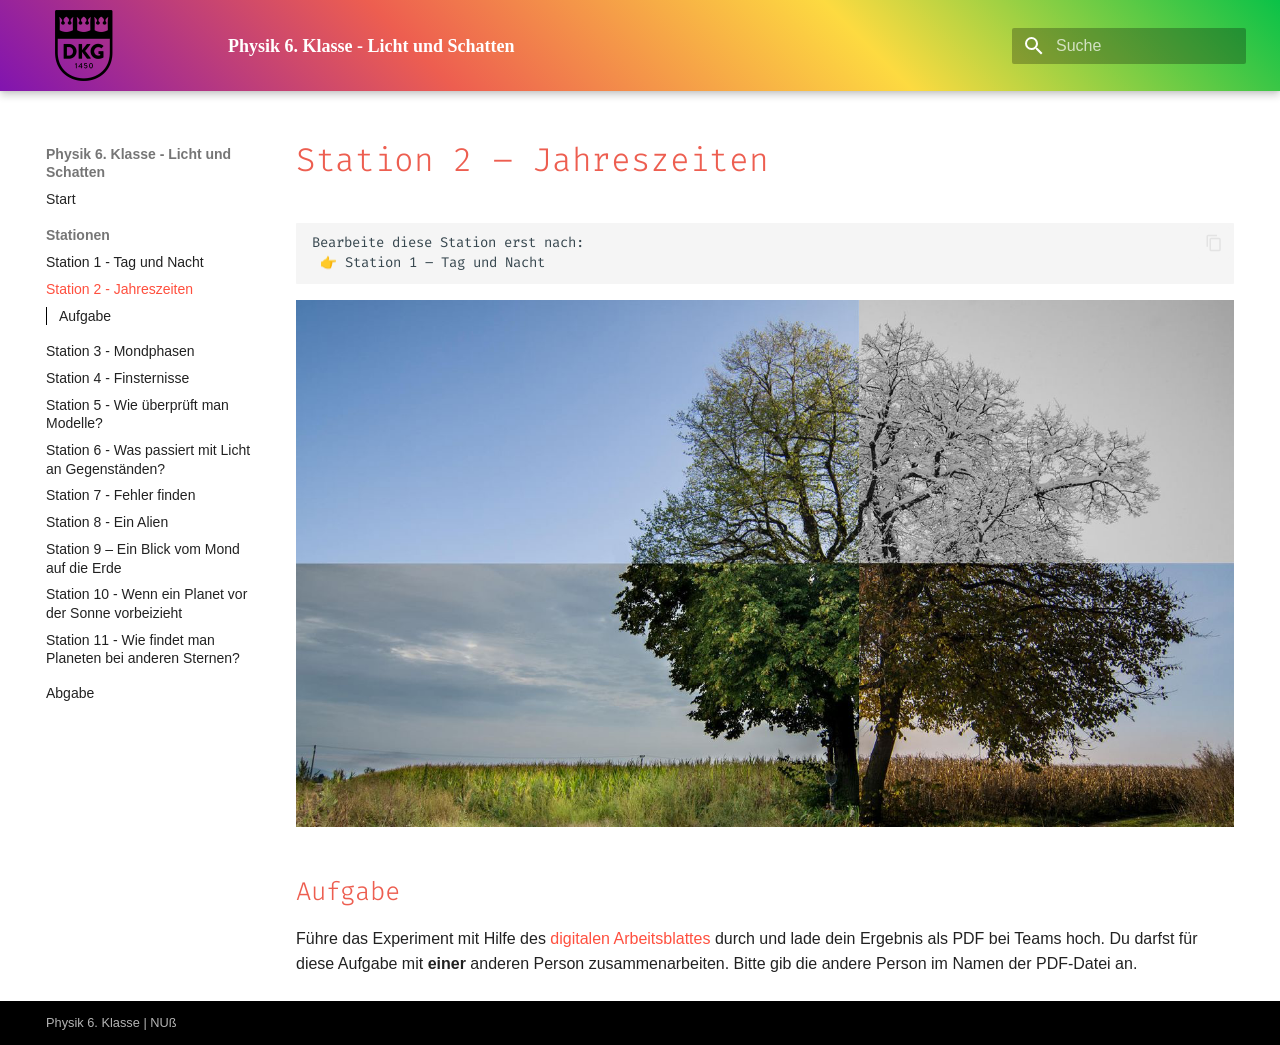
<file: stationen/station_02/index.html>
<!doctype html>
<html lang="de" class="no-js">
  <head>
    
      <meta charset="utf-8">
      <meta name="viewport" content="width=device-width,initial-scale=1">
      
      
      
        <link rel="canonical" href="https://herrnussbaum.github.io/physik_6_licht_und_schatten/stationen/station_02/">
      
      
        <link rel="prev" href="../station_01/">
      
      
        <link rel="next" href="../station_03/">
      
      
        
      
      
      <link rel="icon" href="../../img/favicon.ico">
      <meta name="generator" content="mkdocs-1.6.1, mkdocs-material-9.7.6">
    
    
      
        <title>Station 2 - Jahreszeiten - Physik 6. Klasse - Licht und Schatten</title>
      
    
    
      <link rel="stylesheet" href="../../assets/stylesheets/main.484c7ddc.min.css">
      
        
        <link rel="stylesheet" href="../../assets/stylesheets/palette.ab4e12ef.min.css">
      
      


    
    
      
    
    
      
        
        
        <link rel="preconnect" href="https://fonts.gstatic.com" crossorigin>
        <link rel="stylesheet" href="https://fonts.googleapis.com/css?family=Roboto:300,300i,400,400i,700,700i%7CRoboto+Mono:400,400i,700,700i&display=fallback">
        <style>:root{--md-text-font:"Roboto";--md-code-font:"Roboto Mono"}</style>
      
    
    
      <link rel="stylesheet" href="../../stylesheets/fira_code.css">
    
      <link rel="stylesheet" href="../../stylesheets/extra.css">
    
    <script>__md_scope=new URL("../..",location),__md_hash=e=>[...e].reduce(((e,_)=>(e<<5)-e+_.charCodeAt(0)),0),__md_get=(e,_=localStorage,t=__md_scope)=>JSON.parse(_.getItem(t.pathname+"."+e)),__md_set=(e,_,t=localStorage,a=__md_scope)=>{try{t.setItem(a.pathname+"."+e,JSON.stringify(_))}catch(e){}}</script>
    
      

    
    
  </head>
  
  
    
    
    
    
    
    <body dir="ltr" data-md-color-scheme="default" data-md-color-primary="custom" data-md-color-accent="custom">
  
    
    <input class="md-toggle" data-md-toggle="drawer" type="checkbox" id="__drawer" autocomplete="off">
    <input class="md-toggle" data-md-toggle="search" type="checkbox" id="__search" autocomplete="off">
    <label class="md-overlay" for="__drawer"></label>
    <div data-md-component="skip">
      
        
        <a href="#station-2-jahreszeiten" class="md-skip">
          Zum Inhalt
        </a>
      
    </div>
    <div data-md-component="announce">
      
    </div>
    
    
      

  

<header class="md-header md-header--shadow" data-md-component="header">
  <nav class="md-header__inner md-grid" aria-label="Kopfzeile">
    <a href="../.." title="Physik 6. Klasse - Licht und Schatten" class="md-header__button md-logo" aria-label="Physik 6. Klasse - Licht und Schatten" data-md-component="logo">
      
  <img src="../../img/Logo_klein.png" alt="logo">

    </a>
    <label class="md-header__button md-icon" for="__drawer">
      
      <svg xmlns="http://www.w3.org/2000/svg" viewBox="0 0 24 24"><path d="M3 6h18v2H3zm0 5h18v2H3zm0 5h18v2H3z"/></svg>
    </label>
    <div class="md-header__title" data-md-component="header-title">
      <div class="md-header__ellipsis">
        <div class="md-header__topic">
          <span class="md-ellipsis">
            Physik 6. Klasse - Licht und Schatten
          </span>
        </div>
        <div class="md-header__topic" data-md-component="header-topic">
          <span class="md-ellipsis">
            
              Station 2 - Jahreszeiten
            
          </span>
        </div>
      </div>
    </div>
    
      
    
    
    
    
      
      
        <label class="md-header__button md-icon" for="__search">
          
          <svg xmlns="http://www.w3.org/2000/svg" viewBox="0 0 24 24"><path d="M9.5 3A6.5 6.5 0 0 1 16 9.5c0 1.61-.59 3.09-1.56 4.23l.27.27h.79l5 5-1.5 1.5-5-5v-.79l-.27-.27A6.52 6.52 0 0 1 9.5 16 6.5 6.5 0 0 1 3 9.5 6.5 6.5 0 0 1 9.5 3m0 2C7 5 5 7 5 9.5S7 14 9.5 14 14 12 14 9.5 12 5 9.5 5"/></svg>
        </label>
        <div class="md-search" data-md-component="search" role="dialog">
  <label class="md-search__overlay" for="__search"></label>
  <div class="md-search__inner" role="search">
    <form class="md-search__form" name="search">
      <input type="text" class="md-search__input" name="query" aria-label="Suche" placeholder="Suche" autocapitalize="off" autocorrect="off" autocomplete="off" spellcheck="false" data-md-component="search-query" required>
      <label class="md-search__icon md-icon" for="__search">
        
        <svg xmlns="http://www.w3.org/2000/svg" viewBox="0 0 24 24"><path d="M9.5 3A6.5 6.5 0 0 1 16 9.5c0 1.61-.59 3.09-1.56 4.23l.27.27h.79l5 5-1.5 1.5-5-5v-.79l-.27-.27A6.52 6.52 0 0 1 9.5 16 6.5 6.5 0 0 1 3 9.5 6.5 6.5 0 0 1 9.5 3m0 2C7 5 5 7 5 9.5S7 14 9.5 14 14 12 14 9.5 12 5 9.5 5"/></svg>
        
        <svg xmlns="http://www.w3.org/2000/svg" viewBox="0 0 24 24"><path d="M20 11v2H8l5.5 5.5-1.42 1.42L4.16 12l7.92-7.92L13.5 5.5 8 11z"/></svg>
      </label>
      <nav class="md-search__options" aria-label="Suche">
        
        <button type="reset" class="md-search__icon md-icon" title="Zurücksetzen" aria-label="Zurücksetzen" tabindex="-1">
          
          <svg xmlns="http://www.w3.org/2000/svg" viewBox="0 0 24 24"><path d="M19 6.41 17.59 5 12 10.59 6.41 5 5 6.41 10.59 12 5 17.59 6.41 19 12 13.41 17.59 19 19 17.59 13.41 12z"/></svg>
        </button>
      </nav>
      
    </form>
    <div class="md-search__output">
      <div class="md-search__scrollwrap" tabindex="0" data-md-scrollfix>
        <div class="md-search-result" data-md-component="search-result">
          <div class="md-search-result__meta">
            Suche wird initialisiert
          </div>
          <ol class="md-search-result__list" role="presentation"></ol>
        </div>
      </div>
    </div>
  </div>
</div>
      
    
    
  </nav>
  
</header>
    
    <div class="md-container" data-md-component="container">
      
      
        
          
        
      
      <main class="md-main" data-md-component="main">
        <div class="md-main__inner md-grid">
          
            
              
              <div class="md-sidebar md-sidebar--primary" data-md-component="sidebar" data-md-type="navigation" >
                <div class="md-sidebar__scrollwrap">
                  <div class="md-sidebar__inner">
                    



  

<nav class="md-nav md-nav--primary md-nav--integrated" aria-label="Navigation" data-md-level="0">
  <label class="md-nav__title" for="__drawer">
    <a href="../.." title="Physik 6. Klasse - Licht und Schatten" class="md-nav__button md-logo" aria-label="Physik 6. Klasse - Licht und Schatten" data-md-component="logo">
      
  <img src="../../img/Logo_klein.png" alt="logo">

    </a>
    Physik 6. Klasse - Licht und Schatten
  </label>
  
  <ul class="md-nav__list" data-md-scrollfix>
    
      
      
  
  
  
  
    <li class="md-nav__item">
      <a href="../.." class="md-nav__link">
        
  
  
  <span class="md-ellipsis">
    
  
    Start
  

    
  </span>
  
  

      </a>
    </li>
  

    
      
      
  
  
    
  
  
  
    
    
    
    
      
        
        
      
    
    
    <li class="md-nav__item md-nav__item--active md-nav__item--section md-nav__item--nested">
      
        
        
        <input class="md-nav__toggle md-toggle " type="checkbox" id="__nav_2" checked>
        
          
          <label class="md-nav__link" for="__nav_2" id="__nav_2_label" tabindex="">
            
  
  
  <span class="md-ellipsis">
    
  
    Stationen
  

    
  </span>
  
  

            <span class="md-nav__icon md-icon"></span>
          </label>
        
        <nav class="md-nav" data-md-level="1" aria-labelledby="__nav_2_label" aria-expanded="true">
          <label class="md-nav__title" for="__nav_2">
            <span class="md-nav__icon md-icon"></span>
            
  
    Stationen
  

          </label>
          <ul class="md-nav__list" data-md-scrollfix>
            
              
                
  
  
  
  
    <li class="md-nav__item">
      <a href="../station_01/" class="md-nav__link">
        
  
  
  <span class="md-ellipsis">
    
  
    Station 1 - Tag und Nacht
  

    
  </span>
  
  

      </a>
    </li>
  

              
            
              
                
  
  
    
  
  
  
    <li class="md-nav__item md-nav__item--active">
      
      <input class="md-nav__toggle md-toggle" type="checkbox" id="__toc">
      
      
        
      
      
        <label class="md-nav__link md-nav__link--active" for="__toc">
          
  
  
  <span class="md-ellipsis">
    
  
    Station 2 - Jahreszeiten
  

    
  </span>
  
  

          <span class="md-nav__icon md-icon"></span>
        </label>
      
      <a href="./" class="md-nav__link md-nav__link--active">
        
  
  
  <span class="md-ellipsis">
    
  
    Station 2 - Jahreszeiten
  

    
  </span>
  
  

      </a>
      
        

<nav class="md-nav md-nav--secondary" aria-label="Inhaltsverzeichnis">
  
  
  
    
  
  
    <label class="md-nav__title" for="__toc">
      <span class="md-nav__icon md-icon"></span>
      Inhaltsverzeichnis
    </label>
    <ul class="md-nav__list" data-md-component="toc" data-md-scrollfix>
      
        <li class="md-nav__item">
  <a href="#aufgabe" class="md-nav__link">
    <span class="md-ellipsis">
      
        Aufgabe
      
    </span>
  </a>
  
</li>
      
    </ul>
  
</nav>
      
    </li>
  

              
            
              
                
  
  
  
  
    <li class="md-nav__item">
      <a href="../station_03/" class="md-nav__link">
        
  
  
  <span class="md-ellipsis">
    
  
    Station 3 - Mondphasen
  

    
  </span>
  
  

      </a>
    </li>
  

              
            
              
                
  
  
  
  
    <li class="md-nav__item">
      <a href="../station_04/" class="md-nav__link">
        
  
  
  <span class="md-ellipsis">
    
  
    Station 4 - Finsternisse
  

    
  </span>
  
  

      </a>
    </li>
  

              
            
              
                
  
  
  
  
    <li class="md-nav__item">
      <a href="../station_05/" class="md-nav__link">
        
  
  
  <span class="md-ellipsis">
    
  
    Station 5 - Wie überprüft man Modelle?
  

    
  </span>
  
  

      </a>
    </li>
  

              
            
              
                
  
  
  
  
    <li class="md-nav__item">
      <a href="../station_06/" class="md-nav__link">
        
  
  
  <span class="md-ellipsis">
    
  
    Station 6 - Was passiert mit Licht an Gegenständen?
  

    
  </span>
  
  

      </a>
    </li>
  

              
            
              
                
  
  
  
  
    <li class="md-nav__item">
      <a href="../station_07/" class="md-nav__link">
        
  
  
  <span class="md-ellipsis">
    
  
    Station 7 - Fehler finden
  

    
  </span>
  
  

      </a>
    </li>
  

              
            
              
                
  
  
  
  
    <li class="md-nav__item">
      <a href="../station_08/" class="md-nav__link">
        
  
  
  <span class="md-ellipsis">
    
  
    Station 8 - Ein Alien
  

    
  </span>
  
  

      </a>
    </li>
  

              
            
              
                
  
  
  
  
    <li class="md-nav__item">
      <a href="../station_09/" class="md-nav__link">
        
  
  
  <span class="md-ellipsis">
    
  
    Station 9 – Ein Blick vom Mond auf die Erde
  

    
  </span>
  
  

      </a>
    </li>
  

              
            
              
                
  
  
  
  
    <li class="md-nav__item">
      <a href="../station_10/" class="md-nav__link">
        
  
  
  <span class="md-ellipsis">
    
  
    Station 10 - Wenn ein Planet vor der Sonne vorbeizieht
  

    
  </span>
  
  

      </a>
    </li>
  

              
            
              
                
  
  
  
  
    <li class="md-nav__item">
      <a href="../station_11/" class="md-nav__link">
        
  
  
  <span class="md-ellipsis">
    
  
    Station 11 - Wie findet man Planeten bei anderen Sternen?
  

    
  </span>
  
  

      </a>
    </li>
  

              
            
          </ul>
        </nav>
      
    </li>
  

    
      
      
  
  
  
  
    <li class="md-nav__item">
      <a href="../../abgabe_teams/" class="md-nav__link">
        
  
  
  <span class="md-ellipsis">
    
  
    Abgabe
  

    
  </span>
  
  

      </a>
    </li>
  

    
  </ul>
</nav>
                  </div>
                </div>
              </div>
            
            
          
          
            <div class="md-content" data-md-component="content">
              
              <article class="md-content__inner md-typeset">
                
                  



<h1 id="station-2-jahreszeiten">Station 2 – Jahreszeiten</h1>
<div class="highlight" style="background: #f8f8f8"><pre style="line-height: 125%;"><span></span><code>Bearbeite diese Station erst nach:
 👉 Station 1 – Tag und Nacht
</code></pre></div>
<p><img alt="Jahreszeiten" src="../../img/jahreszeiten.png" /></p>
<h2 id="aufgabe">Aufgabe</h2>
<p>Führe das Experiment mit Hilfe des <a href="https://s.leylab.de/N3dCP2cccR">digitalen Arbeitsblattes</a> durch und lade dein Ergebnis als PDF bei Teams hoch. Du darfst für diese Aufgabe mit <strong>einer</strong> anderen Person zusammenarbeiten. Bitte gib die andere Person im Namen der PDF-Datei an.</p>












                
              </article>
            </div>
          
          
<script>var target=document.getElementById(location.hash.slice(1));target&&target.name&&(target.checked=target.name.startsWith("__tabbed_"))</script>
        </div>
        
          <button type="button" class="md-top md-icon" data-md-component="top" hidden>
  
  <svg xmlns="http://www.w3.org/2000/svg" viewBox="0 0 24 24"><path d="M13 20h-2V8l-5.5 5.5-1.42-1.42L12 4.16l7.92 7.92-1.42 1.42L13 8z"/></svg>
  Zurück zum Seitenanfang
</button>
        
      </main>
      
        <footer class="md-footer">
  
  <div class="md-footer-meta md-typeset">
    <div class="md-footer-meta__inner md-grid">
      <div class="md-copyright">
  
    <div class="md-copyright__highlight">
      Physik 6. Klasse | NUß
    </div>
  
  
</div>
      
    </div>
  </div>
</footer>
      
    </div>
    <div class="md-dialog" data-md-component="dialog">
      <div class="md-dialog__inner md-typeset"></div>
    </div>
    
    
    
      
      
      <script id="__config" type="application/json">{"annotate": null, "base": "../..", "features": ["navigation.instant", "navigation.instant.prefetch", "navigation.sections", "navigation.top", "toc.integrate", "content.code.copy"], "search": "../../assets/javascripts/workers/search.2c215733.min.js", "tags": null, "translations": {"clipboard.copied": "In Zwischenablage kopiert", "clipboard.copy": "In Zwischenablage kopieren", "search.result.more.one": "1 weiteres Suchergebnis auf dieser Seite", "search.result.more.other": "# weitere Suchergebnisse auf dieser Seite", "search.result.none": "Keine Suchergebnisse", "search.result.one": "1 Suchergebnis", "search.result.other": "# Suchergebnisse", "search.result.placeholder": "Suchbegriff eingeben", "search.result.term.missing": "Es fehlt", "select.version": "Version ausw\u00e4hlen"}, "version": null}</script>
    
    
      <script src="../../assets/javascripts/bundle.79ae519e.min.js"></script>
      
    
  </body>
</html>
</file>
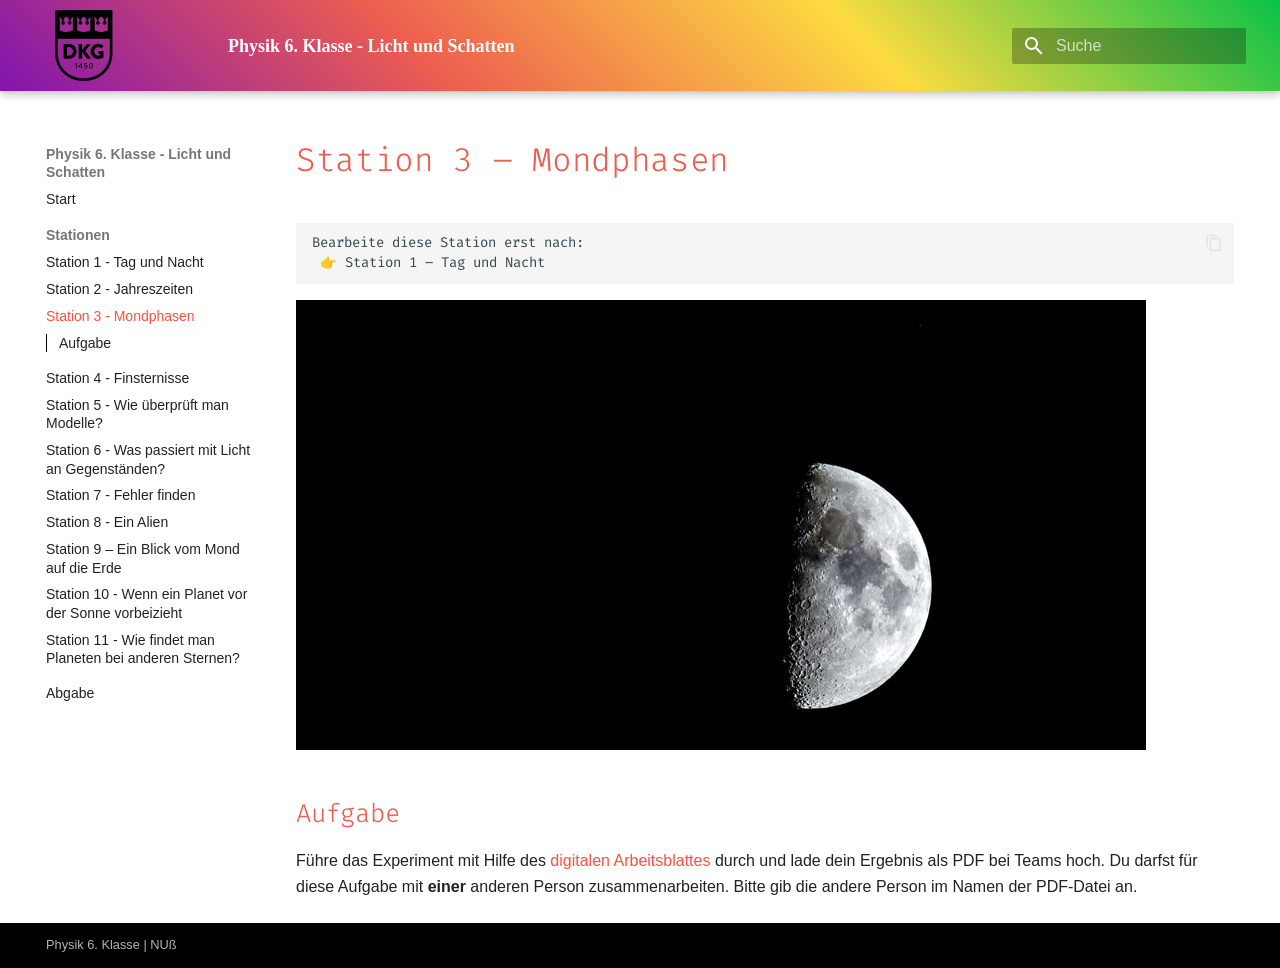
<file: stationen/station_03/index.html>
<!doctype html>
<html lang="de" class="no-js">
  <head>
    
      <meta charset="utf-8">
      <meta name="viewport" content="width=device-width,initial-scale=1">
      
      
      
        <link rel="canonical" href="https://herrnussbaum.github.io/physik_6_licht_und_schatten/stationen/station_03/">
      
      
        <link rel="prev" href="../station_02/">
      
      
        <link rel="next" href="../station_04/">
      
      
        
      
      
      <link rel="icon" href="../../img/favicon.ico">
      <meta name="generator" content="mkdocs-1.6.1, mkdocs-material-9.7.6">
    
    
      
        <title>Station 3 - Mondphasen - Physik 6. Klasse - Licht und Schatten</title>
      
    
    
      <link rel="stylesheet" href="../../assets/stylesheets/main.484c7ddc.min.css">
      
        
        <link rel="stylesheet" href="../../assets/stylesheets/palette.ab4e12ef.min.css">
      
      


    
    
      
    
    
      
        
        
        <link rel="preconnect" href="https://fonts.gstatic.com" crossorigin>
        <link rel="stylesheet" href="https://fonts.googleapis.com/css?family=Roboto:300,300i,400,400i,700,700i%7CRoboto+Mono:400,400i,700,700i&display=fallback">
        <style>:root{--md-text-font:"Roboto";--md-code-font:"Roboto Mono"}</style>
      
    
    
      <link rel="stylesheet" href="../../stylesheets/fira_code.css">
    
      <link rel="stylesheet" href="../../stylesheets/extra.css">
    
    <script>__md_scope=new URL("../..",location),__md_hash=e=>[...e].reduce(((e,_)=>(e<<5)-e+_.charCodeAt(0)),0),__md_get=(e,_=localStorage,t=__md_scope)=>JSON.parse(_.getItem(t.pathname+"."+e)),__md_set=(e,_,t=localStorage,a=__md_scope)=>{try{t.setItem(a.pathname+"."+e,JSON.stringify(_))}catch(e){}}</script>
    
      

    
    
  </head>
  
  
    
    
    
    
    
    <body dir="ltr" data-md-color-scheme="default" data-md-color-primary="custom" data-md-color-accent="custom">
  
    
    <input class="md-toggle" data-md-toggle="drawer" type="checkbox" id="__drawer" autocomplete="off">
    <input class="md-toggle" data-md-toggle="search" type="checkbox" id="__search" autocomplete="off">
    <label class="md-overlay" for="__drawer"></label>
    <div data-md-component="skip">
      
        
        <a href="#station-3-mondphasen" class="md-skip">
          Zum Inhalt
        </a>
      
    </div>
    <div data-md-component="announce">
      
    </div>
    
    
      

  

<header class="md-header md-header--shadow" data-md-component="header">
  <nav class="md-header__inner md-grid" aria-label="Kopfzeile">
    <a href="../.." title="Physik 6. Klasse - Licht und Schatten" class="md-header__button md-logo" aria-label="Physik 6. Klasse - Licht und Schatten" data-md-component="logo">
      
  <img src="../../img/Logo_klein.png" alt="logo">

    </a>
    <label class="md-header__button md-icon" for="__drawer">
      
      <svg xmlns="http://www.w3.org/2000/svg" viewBox="0 0 24 24"><path d="M3 6h18v2H3zm0 5h18v2H3zm0 5h18v2H3z"/></svg>
    </label>
    <div class="md-header__title" data-md-component="header-title">
      <div class="md-header__ellipsis">
        <div class="md-header__topic">
          <span class="md-ellipsis">
            Physik 6. Klasse - Licht und Schatten
          </span>
        </div>
        <div class="md-header__topic" data-md-component="header-topic">
          <span class="md-ellipsis">
            
              Station 3 - Mondphasen
            
          </span>
        </div>
      </div>
    </div>
    
      
    
    
    
    
      
      
        <label class="md-header__button md-icon" for="__search">
          
          <svg xmlns="http://www.w3.org/2000/svg" viewBox="0 0 24 24"><path d="M9.5 3A6.5 6.5 0 0 1 16 9.5c0 1.61-.59 3.09-1.56 4.23l.27.27h.79l5 5-1.5 1.5-5-5v-.79l-.27-.27A6.52 6.52 0 0 1 9.5 16 6.5 6.5 0 0 1 3 9.5 6.5 6.5 0 0 1 9.5 3m0 2C7 5 5 7 5 9.5S7 14 9.5 14 14 12 14 9.5 12 5 9.5 5"/></svg>
        </label>
        <div class="md-search" data-md-component="search" role="dialog">
  <label class="md-search__overlay" for="__search"></label>
  <div class="md-search__inner" role="search">
    <form class="md-search__form" name="search">
      <input type="text" class="md-search__input" name="query" aria-label="Suche" placeholder="Suche" autocapitalize="off" autocorrect="off" autocomplete="off" spellcheck="false" data-md-component="search-query" required>
      <label class="md-search__icon md-icon" for="__search">
        
        <svg xmlns="http://www.w3.org/2000/svg" viewBox="0 0 24 24"><path d="M9.5 3A6.5 6.5 0 0 1 16 9.5c0 1.61-.59 3.09-1.56 4.23l.27.27h.79l5 5-1.5 1.5-5-5v-.79l-.27-.27A6.52 6.52 0 0 1 9.5 16 6.5 6.5 0 0 1 3 9.5 6.5 6.5 0 0 1 9.5 3m0 2C7 5 5 7 5 9.5S7 14 9.5 14 14 12 14 9.5 12 5 9.5 5"/></svg>
        
        <svg xmlns="http://www.w3.org/2000/svg" viewBox="0 0 24 24"><path d="M20 11v2H8l5.5 5.5-1.42 1.42L4.16 12l7.92-7.92L13.5 5.5 8 11z"/></svg>
      </label>
      <nav class="md-search__options" aria-label="Suche">
        
        <button type="reset" class="md-search__icon md-icon" title="Zurücksetzen" aria-label="Zurücksetzen" tabindex="-1">
          
          <svg xmlns="http://www.w3.org/2000/svg" viewBox="0 0 24 24"><path d="M19 6.41 17.59 5 12 10.59 6.41 5 5 6.41 10.59 12 5 17.59 6.41 19 12 13.41 17.59 19 19 17.59 13.41 12z"/></svg>
        </button>
      </nav>
      
    </form>
    <div class="md-search__output">
      <div class="md-search__scrollwrap" tabindex="0" data-md-scrollfix>
        <div class="md-search-result" data-md-component="search-result">
          <div class="md-search-result__meta">
            Suche wird initialisiert
          </div>
          <ol class="md-search-result__list" role="presentation"></ol>
        </div>
      </div>
    </div>
  </div>
</div>
      
    
    
  </nav>
  
</header>
    
    <div class="md-container" data-md-component="container">
      
      
        
          
        
      
      <main class="md-main" data-md-component="main">
        <div class="md-main__inner md-grid">
          
            
              
              <div class="md-sidebar md-sidebar--primary" data-md-component="sidebar" data-md-type="navigation" >
                <div class="md-sidebar__scrollwrap">
                  <div class="md-sidebar__inner">
                    



  

<nav class="md-nav md-nav--primary md-nav--integrated" aria-label="Navigation" data-md-level="0">
  <label class="md-nav__title" for="__drawer">
    <a href="../.." title="Physik 6. Klasse - Licht und Schatten" class="md-nav__button md-logo" aria-label="Physik 6. Klasse - Licht und Schatten" data-md-component="logo">
      
  <img src="../../img/Logo_klein.png" alt="logo">

    </a>
    Physik 6. Klasse - Licht und Schatten
  </label>
  
  <ul class="md-nav__list" data-md-scrollfix>
    
      
      
  
  
  
  
    <li class="md-nav__item">
      <a href="../.." class="md-nav__link">
        
  
  
  <span class="md-ellipsis">
    
  
    Start
  

    
  </span>
  
  

      </a>
    </li>
  

    
      
      
  
  
    
  
  
  
    
    
    
    
      
        
        
      
    
    
    <li class="md-nav__item md-nav__item--active md-nav__item--section md-nav__item--nested">
      
        
        
        <input class="md-nav__toggle md-toggle " type="checkbox" id="__nav_2" checked>
        
          
          <label class="md-nav__link" for="__nav_2" id="__nav_2_label" tabindex="">
            
  
  
  <span class="md-ellipsis">
    
  
    Stationen
  

    
  </span>
  
  

            <span class="md-nav__icon md-icon"></span>
          </label>
        
        <nav class="md-nav" data-md-level="1" aria-labelledby="__nav_2_label" aria-expanded="true">
          <label class="md-nav__title" for="__nav_2">
            <span class="md-nav__icon md-icon"></span>
            
  
    Stationen
  

          </label>
          <ul class="md-nav__list" data-md-scrollfix>
            
              
                
  
  
  
  
    <li class="md-nav__item">
      <a href="../station_01/" class="md-nav__link">
        
  
  
  <span class="md-ellipsis">
    
  
    Station 1 - Tag und Nacht
  

    
  </span>
  
  

      </a>
    </li>
  

              
            
              
                
  
  
  
  
    <li class="md-nav__item">
      <a href="../station_02/" class="md-nav__link">
        
  
  
  <span class="md-ellipsis">
    
  
    Station 2 - Jahreszeiten
  

    
  </span>
  
  

      </a>
    </li>
  

              
            
              
                
  
  
    
  
  
  
    <li class="md-nav__item md-nav__item--active">
      
      <input class="md-nav__toggle md-toggle" type="checkbox" id="__toc">
      
      
        
      
      
        <label class="md-nav__link md-nav__link--active" for="__toc">
          
  
  
  <span class="md-ellipsis">
    
  
    Station 3 - Mondphasen
  

    
  </span>
  
  

          <span class="md-nav__icon md-icon"></span>
        </label>
      
      <a href="./" class="md-nav__link md-nav__link--active">
        
  
  
  <span class="md-ellipsis">
    
  
    Station 3 - Mondphasen
  

    
  </span>
  
  

      </a>
      
        

<nav class="md-nav md-nav--secondary" aria-label="Inhaltsverzeichnis">
  
  
  
    
  
  
    <label class="md-nav__title" for="__toc">
      <span class="md-nav__icon md-icon"></span>
      Inhaltsverzeichnis
    </label>
    <ul class="md-nav__list" data-md-component="toc" data-md-scrollfix>
      
        <li class="md-nav__item">
  <a href="#aufgabe" class="md-nav__link">
    <span class="md-ellipsis">
      
        Aufgabe
      
    </span>
  </a>
  
</li>
      
    </ul>
  
</nav>
      
    </li>
  

              
            
              
                
  
  
  
  
    <li class="md-nav__item">
      <a href="../station_04/" class="md-nav__link">
        
  
  
  <span class="md-ellipsis">
    
  
    Station 4 - Finsternisse
  

    
  </span>
  
  

      </a>
    </li>
  

              
            
              
                
  
  
  
  
    <li class="md-nav__item">
      <a href="../station_05/" class="md-nav__link">
        
  
  
  <span class="md-ellipsis">
    
  
    Station 5 - Wie überprüft man Modelle?
  

    
  </span>
  
  

      </a>
    </li>
  

              
            
              
                
  
  
  
  
    <li class="md-nav__item">
      <a href="../station_06/" class="md-nav__link">
        
  
  
  <span class="md-ellipsis">
    
  
    Station 6 - Was passiert mit Licht an Gegenständen?
  

    
  </span>
  
  

      </a>
    </li>
  

              
            
              
                
  
  
  
  
    <li class="md-nav__item">
      <a href="../station_07/" class="md-nav__link">
        
  
  
  <span class="md-ellipsis">
    
  
    Station 7 - Fehler finden
  

    
  </span>
  
  

      </a>
    </li>
  

              
            
              
                
  
  
  
  
    <li class="md-nav__item">
      <a href="../station_08/" class="md-nav__link">
        
  
  
  <span class="md-ellipsis">
    
  
    Station 8 - Ein Alien
  

    
  </span>
  
  

      </a>
    </li>
  

              
            
              
                
  
  
  
  
    <li class="md-nav__item">
      <a href="../station_09/" class="md-nav__link">
        
  
  
  <span class="md-ellipsis">
    
  
    Station 9 – Ein Blick vom Mond auf die Erde
  

    
  </span>
  
  

      </a>
    </li>
  

              
            
              
                
  
  
  
  
    <li class="md-nav__item">
      <a href="../station_10/" class="md-nav__link">
        
  
  
  <span class="md-ellipsis">
    
  
    Station 10 - Wenn ein Planet vor der Sonne vorbeizieht
  

    
  </span>
  
  

      </a>
    </li>
  

              
            
              
                
  
  
  
  
    <li class="md-nav__item">
      <a href="../station_11/" class="md-nav__link">
        
  
  
  <span class="md-ellipsis">
    
  
    Station 11 - Wie findet man Planeten bei anderen Sternen?
  

    
  </span>
  
  

      </a>
    </li>
  

              
            
          </ul>
        </nav>
      
    </li>
  

    
      
      
  
  
  
  
    <li class="md-nav__item">
      <a href="../../abgabe_teams/" class="md-nav__link">
        
  
  
  <span class="md-ellipsis">
    
  
    Abgabe
  

    
  </span>
  
  

      </a>
    </li>
  

    
  </ul>
</nav>
                  </div>
                </div>
              </div>
            
            
          
          
            <div class="md-content" data-md-component="content">
              
              <article class="md-content__inner md-typeset">
                
                  



<h1 id="station-3-mondphasen">Station 3 – Mondphasen</h1>
<div class="highlight" style="background: #f8f8f8"><pre style="line-height: 125%;"><span></span><code>Bearbeite diese Station erst nach:
 👉 Station 1 – Tag und Nacht
</code></pre></div>
<p><img alt="Mondphasen" src="../../img/mondphase.png" /></p>
<h2 id="aufgabe">Aufgabe</h2>
<p>Führe das Experiment mit Hilfe des <a href="https://s.leylab.de/NxGaJDj5rS">digitalen Arbeitsblattes</a> durch und lade dein Ergebnis als PDF bei Teams hoch. Du darfst für diese Aufgabe mit <strong>einer</strong> anderen Person zusammenarbeiten. Bitte gib die andere Person im Namen der PDF-Datei an.</p>












                
              </article>
            </div>
          
          
<script>var target=document.getElementById(location.hash.slice(1));target&&target.name&&(target.checked=target.name.startsWith("__tabbed_"))</script>
        </div>
        
          <button type="button" class="md-top md-icon" data-md-component="top" hidden>
  
  <svg xmlns="http://www.w3.org/2000/svg" viewBox="0 0 24 24"><path d="M13 20h-2V8l-5.5 5.5-1.42-1.42L12 4.16l7.92 7.92-1.42 1.42L13 8z"/></svg>
  Zurück zum Seitenanfang
</button>
        
      </main>
      
        <footer class="md-footer">
  
  <div class="md-footer-meta md-typeset">
    <div class="md-footer-meta__inner md-grid">
      <div class="md-copyright">
  
    <div class="md-copyright__highlight">
      Physik 6. Klasse | NUß
    </div>
  
  
</div>
      
    </div>
  </div>
</footer>
      
    </div>
    <div class="md-dialog" data-md-component="dialog">
      <div class="md-dialog__inner md-typeset"></div>
    </div>
    
    
    
      
      
      <script id="__config" type="application/json">{"annotate": null, "base": "../..", "features": ["navigation.instant", "navigation.instant.prefetch", "navigation.sections", "navigation.top", "toc.integrate", "content.code.copy"], "search": "../../assets/javascripts/workers/search.2c215733.min.js", "tags": null, "translations": {"clipboard.copied": "In Zwischenablage kopiert", "clipboard.copy": "In Zwischenablage kopieren", "search.result.more.one": "1 weiteres Suchergebnis auf dieser Seite", "search.result.more.other": "# weitere Suchergebnisse auf dieser Seite", "search.result.none": "Keine Suchergebnisse", "search.result.one": "1 Suchergebnis", "search.result.other": "# Suchergebnisse", "search.result.placeholder": "Suchbegriff eingeben", "search.result.term.missing": "Es fehlt", "select.version": "Version ausw\u00e4hlen"}, "version": null}</script>
    
    
      <script src="../../assets/javascripts/bundle.79ae519e.min.js"></script>
      
    
  </body>
</html>
</file>
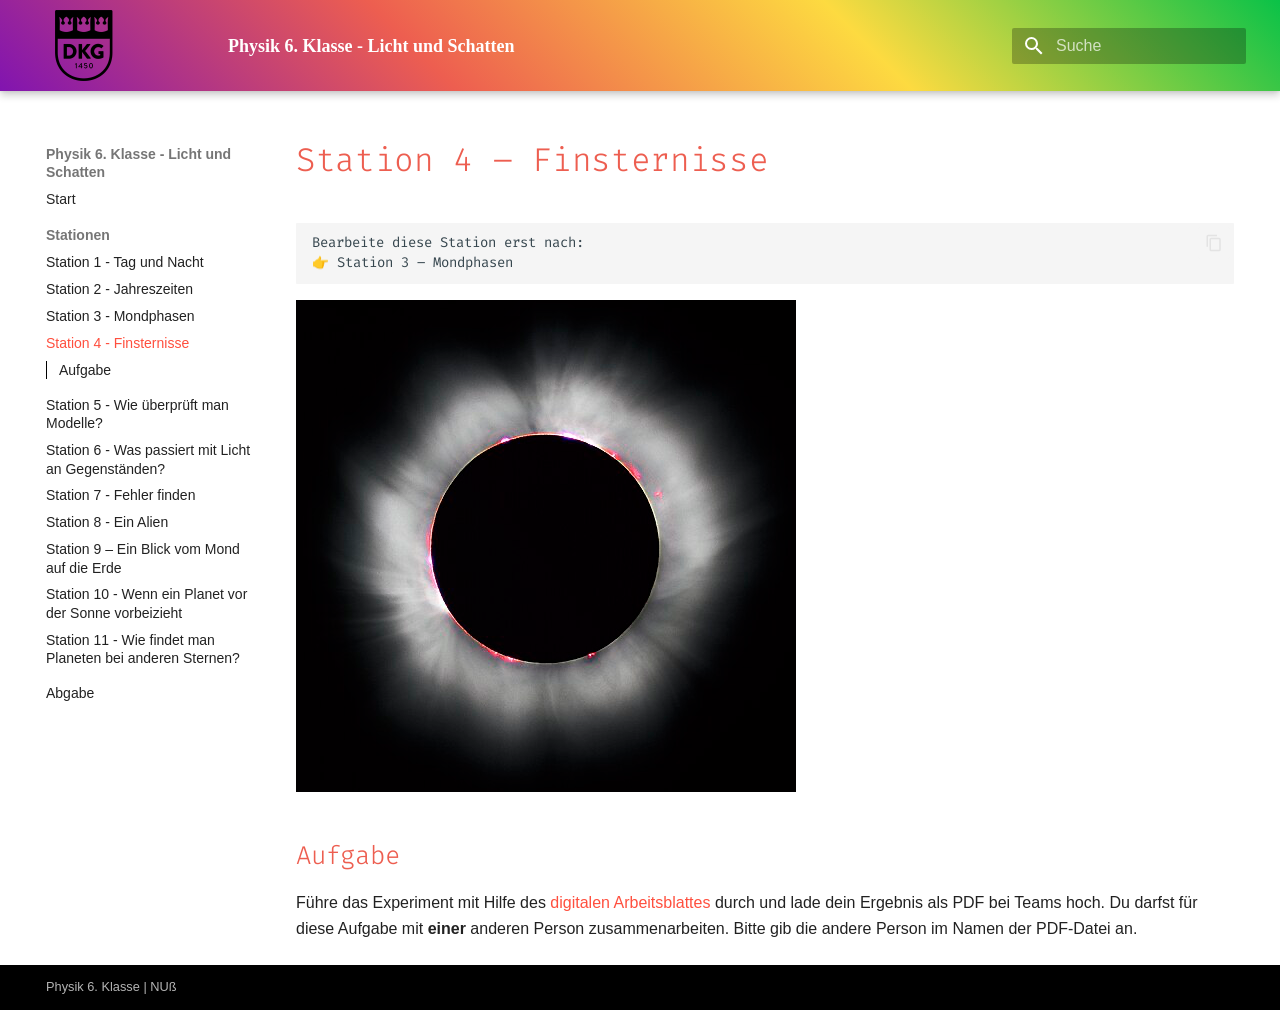
<file: stationen/station_04/index.html>
<!doctype html>
<html lang="de" class="no-js">
  <head>
    
      <meta charset="utf-8">
      <meta name="viewport" content="width=device-width,initial-scale=1">
      
      
      
        <link rel="canonical" href="https://herrnussbaum.github.io/physik_6_licht_und_schatten/stationen/station_04/">
      
      
        <link rel="prev" href="../station_03/">
      
      
        <link rel="next" href="../station_05/">
      
      
        
      
      
      <link rel="icon" href="../../img/favicon.ico">
      <meta name="generator" content="mkdocs-1.6.1, mkdocs-material-9.7.6">
    
    
      
        <title>Station 4 - Finsternisse - Physik 6. Klasse - Licht und Schatten</title>
      
    
    
      <link rel="stylesheet" href="../../assets/stylesheets/main.484c7ddc.min.css">
      
        
        <link rel="stylesheet" href="../../assets/stylesheets/palette.ab4e12ef.min.css">
      
      


    
    
      
    
    
      
        
        
        <link rel="preconnect" href="https://fonts.gstatic.com" crossorigin>
        <link rel="stylesheet" href="https://fonts.googleapis.com/css?family=Roboto:300,300i,400,400i,700,700i%7CRoboto+Mono:400,400i,700,700i&display=fallback">
        <style>:root{--md-text-font:"Roboto";--md-code-font:"Roboto Mono"}</style>
      
    
    
      <link rel="stylesheet" href="../../stylesheets/fira_code.css">
    
      <link rel="stylesheet" href="../../stylesheets/extra.css">
    
    <script>__md_scope=new URL("../..",location),__md_hash=e=>[...e].reduce(((e,_)=>(e<<5)-e+_.charCodeAt(0)),0),__md_get=(e,_=localStorage,t=__md_scope)=>JSON.parse(_.getItem(t.pathname+"."+e)),__md_set=(e,_,t=localStorage,a=__md_scope)=>{try{t.setItem(a.pathname+"."+e,JSON.stringify(_))}catch(e){}}</script>
    
      

    
    
  </head>
  
  
    
    
    
    
    
    <body dir="ltr" data-md-color-scheme="default" data-md-color-primary="custom" data-md-color-accent="custom">
  
    
    <input class="md-toggle" data-md-toggle="drawer" type="checkbox" id="__drawer" autocomplete="off">
    <input class="md-toggle" data-md-toggle="search" type="checkbox" id="__search" autocomplete="off">
    <label class="md-overlay" for="__drawer"></label>
    <div data-md-component="skip">
      
        
        <a href="#station-4-finsternisse" class="md-skip">
          Zum Inhalt
        </a>
      
    </div>
    <div data-md-component="announce">
      
    </div>
    
    
      

  

<header class="md-header md-header--shadow" data-md-component="header">
  <nav class="md-header__inner md-grid" aria-label="Kopfzeile">
    <a href="../.." title="Physik 6. Klasse - Licht und Schatten" class="md-header__button md-logo" aria-label="Physik 6. Klasse - Licht und Schatten" data-md-component="logo">
      
  <img src="../../img/Logo_klein.png" alt="logo">

    </a>
    <label class="md-header__button md-icon" for="__drawer">
      
      <svg xmlns="http://www.w3.org/2000/svg" viewBox="0 0 24 24"><path d="M3 6h18v2H3zm0 5h18v2H3zm0 5h18v2H3z"/></svg>
    </label>
    <div class="md-header__title" data-md-component="header-title">
      <div class="md-header__ellipsis">
        <div class="md-header__topic">
          <span class="md-ellipsis">
            Physik 6. Klasse - Licht und Schatten
          </span>
        </div>
        <div class="md-header__topic" data-md-component="header-topic">
          <span class="md-ellipsis">
            
              Station 4 - Finsternisse
            
          </span>
        </div>
      </div>
    </div>
    
      
    
    
    
    
      
      
        <label class="md-header__button md-icon" for="__search">
          
          <svg xmlns="http://www.w3.org/2000/svg" viewBox="0 0 24 24"><path d="M9.5 3A6.5 6.5 0 0 1 16 9.5c0 1.61-.59 3.09-1.56 4.23l.27.27h.79l5 5-1.5 1.5-5-5v-.79l-.27-.27A6.52 6.52 0 0 1 9.5 16 6.5 6.5 0 0 1 3 9.5 6.5 6.5 0 0 1 9.5 3m0 2C7 5 5 7 5 9.5S7 14 9.5 14 14 12 14 9.5 12 5 9.5 5"/></svg>
        </label>
        <div class="md-search" data-md-component="search" role="dialog">
  <label class="md-search__overlay" for="__search"></label>
  <div class="md-search__inner" role="search">
    <form class="md-search__form" name="search">
      <input type="text" class="md-search__input" name="query" aria-label="Suche" placeholder="Suche" autocapitalize="off" autocorrect="off" autocomplete="off" spellcheck="false" data-md-component="search-query" required>
      <label class="md-search__icon md-icon" for="__search">
        
        <svg xmlns="http://www.w3.org/2000/svg" viewBox="0 0 24 24"><path d="M9.5 3A6.5 6.5 0 0 1 16 9.5c0 1.61-.59 3.09-1.56 4.23l.27.27h.79l5 5-1.5 1.5-5-5v-.79l-.27-.27A6.52 6.52 0 0 1 9.5 16 6.5 6.5 0 0 1 3 9.5 6.5 6.5 0 0 1 9.5 3m0 2C7 5 5 7 5 9.5S7 14 9.5 14 14 12 14 9.5 12 5 9.5 5"/></svg>
        
        <svg xmlns="http://www.w3.org/2000/svg" viewBox="0 0 24 24"><path d="M20 11v2H8l5.5 5.5-1.42 1.42L4.16 12l7.92-7.92L13.5 5.5 8 11z"/></svg>
      </label>
      <nav class="md-search__options" aria-label="Suche">
        
        <button type="reset" class="md-search__icon md-icon" title="Zurücksetzen" aria-label="Zurücksetzen" tabindex="-1">
          
          <svg xmlns="http://www.w3.org/2000/svg" viewBox="0 0 24 24"><path d="M19 6.41 17.59 5 12 10.59 6.41 5 5 6.41 10.59 12 5 17.59 6.41 19 12 13.41 17.59 19 19 17.59 13.41 12z"/></svg>
        </button>
      </nav>
      
    </form>
    <div class="md-search__output">
      <div class="md-search__scrollwrap" tabindex="0" data-md-scrollfix>
        <div class="md-search-result" data-md-component="search-result">
          <div class="md-search-result__meta">
            Suche wird initialisiert
          </div>
          <ol class="md-search-result__list" role="presentation"></ol>
        </div>
      </div>
    </div>
  </div>
</div>
      
    
    
  </nav>
  
</header>
    
    <div class="md-container" data-md-component="container">
      
      
        
          
        
      
      <main class="md-main" data-md-component="main">
        <div class="md-main__inner md-grid">
          
            
              
              <div class="md-sidebar md-sidebar--primary" data-md-component="sidebar" data-md-type="navigation" >
                <div class="md-sidebar__scrollwrap">
                  <div class="md-sidebar__inner">
                    



  

<nav class="md-nav md-nav--primary md-nav--integrated" aria-label="Navigation" data-md-level="0">
  <label class="md-nav__title" for="__drawer">
    <a href="../.." title="Physik 6. Klasse - Licht und Schatten" class="md-nav__button md-logo" aria-label="Physik 6. Klasse - Licht und Schatten" data-md-component="logo">
      
  <img src="../../img/Logo_klein.png" alt="logo">

    </a>
    Physik 6. Klasse - Licht und Schatten
  </label>
  
  <ul class="md-nav__list" data-md-scrollfix>
    
      
      
  
  
  
  
    <li class="md-nav__item">
      <a href="../.." class="md-nav__link">
        
  
  
  <span class="md-ellipsis">
    
  
    Start
  

    
  </span>
  
  

      </a>
    </li>
  

    
      
      
  
  
    
  
  
  
    
    
    
    
      
        
        
      
    
    
    <li class="md-nav__item md-nav__item--active md-nav__item--section md-nav__item--nested">
      
        
        
        <input class="md-nav__toggle md-toggle " type="checkbox" id="__nav_2" checked>
        
          
          <label class="md-nav__link" for="__nav_2" id="__nav_2_label" tabindex="">
            
  
  
  <span class="md-ellipsis">
    
  
    Stationen
  

    
  </span>
  
  

            <span class="md-nav__icon md-icon"></span>
          </label>
        
        <nav class="md-nav" data-md-level="1" aria-labelledby="__nav_2_label" aria-expanded="true">
          <label class="md-nav__title" for="__nav_2">
            <span class="md-nav__icon md-icon"></span>
            
  
    Stationen
  

          </label>
          <ul class="md-nav__list" data-md-scrollfix>
            
              
                
  
  
  
  
    <li class="md-nav__item">
      <a href="../station_01/" class="md-nav__link">
        
  
  
  <span class="md-ellipsis">
    
  
    Station 1 - Tag und Nacht
  

    
  </span>
  
  

      </a>
    </li>
  

              
            
              
                
  
  
  
  
    <li class="md-nav__item">
      <a href="../station_02/" class="md-nav__link">
        
  
  
  <span class="md-ellipsis">
    
  
    Station 2 - Jahreszeiten
  

    
  </span>
  
  

      </a>
    </li>
  

              
            
              
                
  
  
  
  
    <li class="md-nav__item">
      <a href="../station_03/" class="md-nav__link">
        
  
  
  <span class="md-ellipsis">
    
  
    Station 3 - Mondphasen
  

    
  </span>
  
  

      </a>
    </li>
  

              
            
              
                
  
  
    
  
  
  
    <li class="md-nav__item md-nav__item--active">
      
      <input class="md-nav__toggle md-toggle" type="checkbox" id="__toc">
      
      
        
      
      
        <label class="md-nav__link md-nav__link--active" for="__toc">
          
  
  
  <span class="md-ellipsis">
    
  
    Station 4 - Finsternisse
  

    
  </span>
  
  

          <span class="md-nav__icon md-icon"></span>
        </label>
      
      <a href="./" class="md-nav__link md-nav__link--active">
        
  
  
  <span class="md-ellipsis">
    
  
    Station 4 - Finsternisse
  

    
  </span>
  
  

      </a>
      
        

<nav class="md-nav md-nav--secondary" aria-label="Inhaltsverzeichnis">
  
  
  
    
  
  
    <label class="md-nav__title" for="__toc">
      <span class="md-nav__icon md-icon"></span>
      Inhaltsverzeichnis
    </label>
    <ul class="md-nav__list" data-md-component="toc" data-md-scrollfix>
      
        <li class="md-nav__item">
  <a href="#aufgabe" class="md-nav__link">
    <span class="md-ellipsis">
      
        Aufgabe
      
    </span>
  </a>
  
</li>
      
    </ul>
  
</nav>
      
    </li>
  

              
            
              
                
  
  
  
  
    <li class="md-nav__item">
      <a href="../station_05/" class="md-nav__link">
        
  
  
  <span class="md-ellipsis">
    
  
    Station 5 - Wie überprüft man Modelle?
  

    
  </span>
  
  

      </a>
    </li>
  

              
            
              
                
  
  
  
  
    <li class="md-nav__item">
      <a href="../station_06/" class="md-nav__link">
        
  
  
  <span class="md-ellipsis">
    
  
    Station 6 - Was passiert mit Licht an Gegenständen?
  

    
  </span>
  
  

      </a>
    </li>
  

              
            
              
                
  
  
  
  
    <li class="md-nav__item">
      <a href="../station_07/" class="md-nav__link">
        
  
  
  <span class="md-ellipsis">
    
  
    Station 7 - Fehler finden
  

    
  </span>
  
  

      </a>
    </li>
  

              
            
              
                
  
  
  
  
    <li class="md-nav__item">
      <a href="../station_08/" class="md-nav__link">
        
  
  
  <span class="md-ellipsis">
    
  
    Station 8 - Ein Alien
  

    
  </span>
  
  

      </a>
    </li>
  

              
            
              
                
  
  
  
  
    <li class="md-nav__item">
      <a href="../station_09/" class="md-nav__link">
        
  
  
  <span class="md-ellipsis">
    
  
    Station 9 – Ein Blick vom Mond auf die Erde
  

    
  </span>
  
  

      </a>
    </li>
  

              
            
              
                
  
  
  
  
    <li class="md-nav__item">
      <a href="../station_10/" class="md-nav__link">
        
  
  
  <span class="md-ellipsis">
    
  
    Station 10 - Wenn ein Planet vor der Sonne vorbeizieht
  

    
  </span>
  
  

      </a>
    </li>
  

              
            
              
                
  
  
  
  
    <li class="md-nav__item">
      <a href="../station_11/" class="md-nav__link">
        
  
  
  <span class="md-ellipsis">
    
  
    Station 11 - Wie findet man Planeten bei anderen Sternen?
  

    
  </span>
  
  

      </a>
    </li>
  

              
            
          </ul>
        </nav>
      
    </li>
  

    
      
      
  
  
  
  
    <li class="md-nav__item">
      <a href="../../abgabe_teams/" class="md-nav__link">
        
  
  
  <span class="md-ellipsis">
    
  
    Abgabe
  

    
  </span>
  
  

      </a>
    </li>
  

    
  </ul>
</nav>
                  </div>
                </div>
              </div>
            
            
          
          
            <div class="md-content" data-md-component="content">
              
              <article class="md-content__inner md-typeset">
                
                  



<h1 id="station-4-finsternisse">Station 4 – Finsternisse</h1>
<div class="highlight" style="background: #f8f8f8"><pre style="line-height: 125%;"><span></span><code>Bearbeite diese Station erst nach:
👉 Station 3 – Mondphasen
</code></pre></div>
<p><img alt="Finsternisse" src="../../img/finsternis.png" /></p>
<h2 id="aufgabe">Aufgabe</h2>
<p>Führe das Experiment mit Hilfe des <a href="https://s.leylab.de/B8JyH2RcFX">digitalen Arbeitsblattes</a> durch und lade dein Ergebnis als PDF bei Teams hoch. Du darfst für diese Aufgabe mit <strong>einer</strong> anderen Person zusammenarbeiten. Bitte gib die andere Person im Namen der PDF-Datei an.</p>












                
              </article>
            </div>
          
          
<script>var target=document.getElementById(location.hash.slice(1));target&&target.name&&(target.checked=target.name.startsWith("__tabbed_"))</script>
        </div>
        
          <button type="button" class="md-top md-icon" data-md-component="top" hidden>
  
  <svg xmlns="http://www.w3.org/2000/svg" viewBox="0 0 24 24"><path d="M13 20h-2V8l-5.5 5.5-1.42-1.42L12 4.16l7.92 7.92-1.42 1.42L13 8z"/></svg>
  Zurück zum Seitenanfang
</button>
        
      </main>
      
        <footer class="md-footer">
  
  <div class="md-footer-meta md-typeset">
    <div class="md-footer-meta__inner md-grid">
      <div class="md-copyright">
  
    <div class="md-copyright__highlight">
      Physik 6. Klasse | NUß
    </div>
  
  
</div>
      
    </div>
  </div>
</footer>
      
    </div>
    <div class="md-dialog" data-md-component="dialog">
      <div class="md-dialog__inner md-typeset"></div>
    </div>
    
    
    
      
      
      <script id="__config" type="application/json">{"annotate": null, "base": "../..", "features": ["navigation.instant", "navigation.instant.prefetch", "navigation.sections", "navigation.top", "toc.integrate", "content.code.copy"], "search": "../../assets/javascripts/workers/search.2c215733.min.js", "tags": null, "translations": {"clipboard.copied": "In Zwischenablage kopiert", "clipboard.copy": "In Zwischenablage kopieren", "search.result.more.one": "1 weiteres Suchergebnis auf dieser Seite", "search.result.more.other": "# weitere Suchergebnisse auf dieser Seite", "search.result.none": "Keine Suchergebnisse", "search.result.one": "1 Suchergebnis", "search.result.other": "# Suchergebnisse", "search.result.placeholder": "Suchbegriff eingeben", "search.result.term.missing": "Es fehlt", "select.version": "Version ausw\u00e4hlen"}, "version": null}</script>
    
    
      <script src="../../assets/javascripts/bundle.79ae519e.min.js"></script>
      
    
  </body>
</html>
</file>
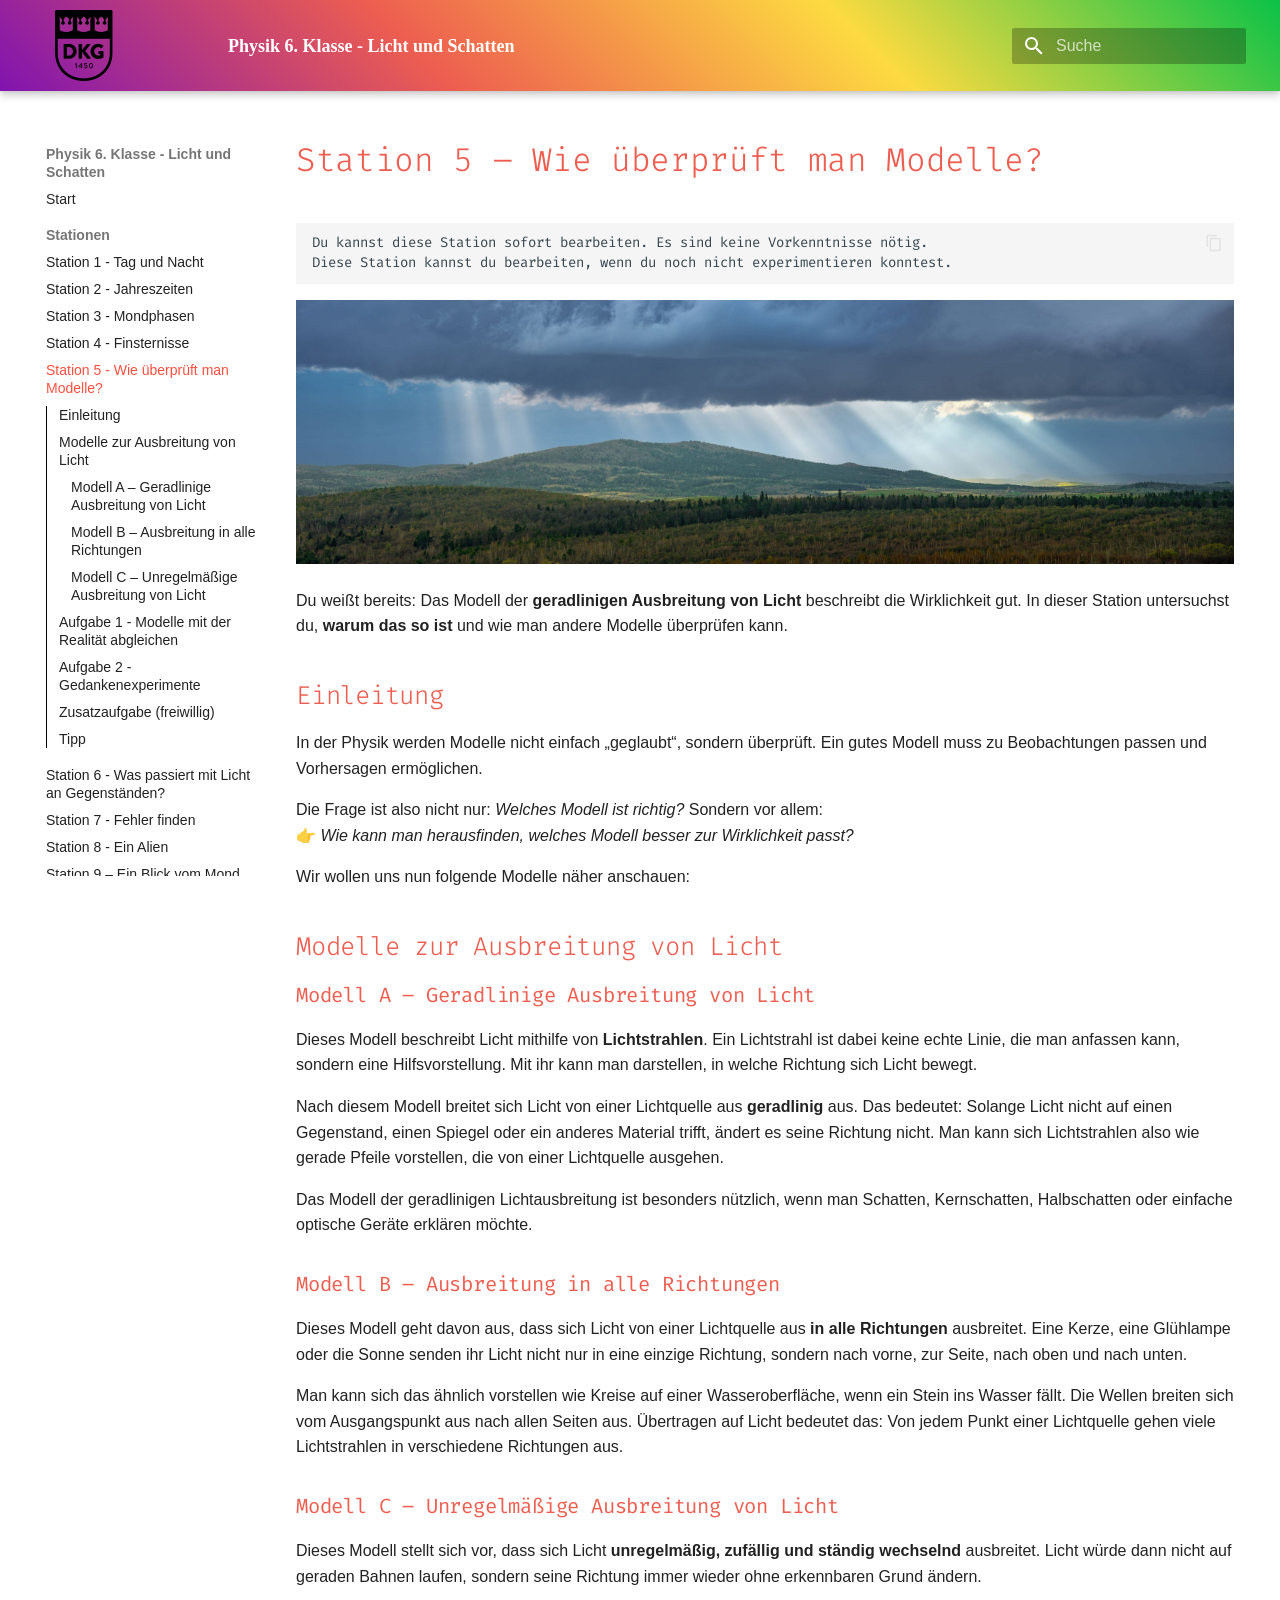
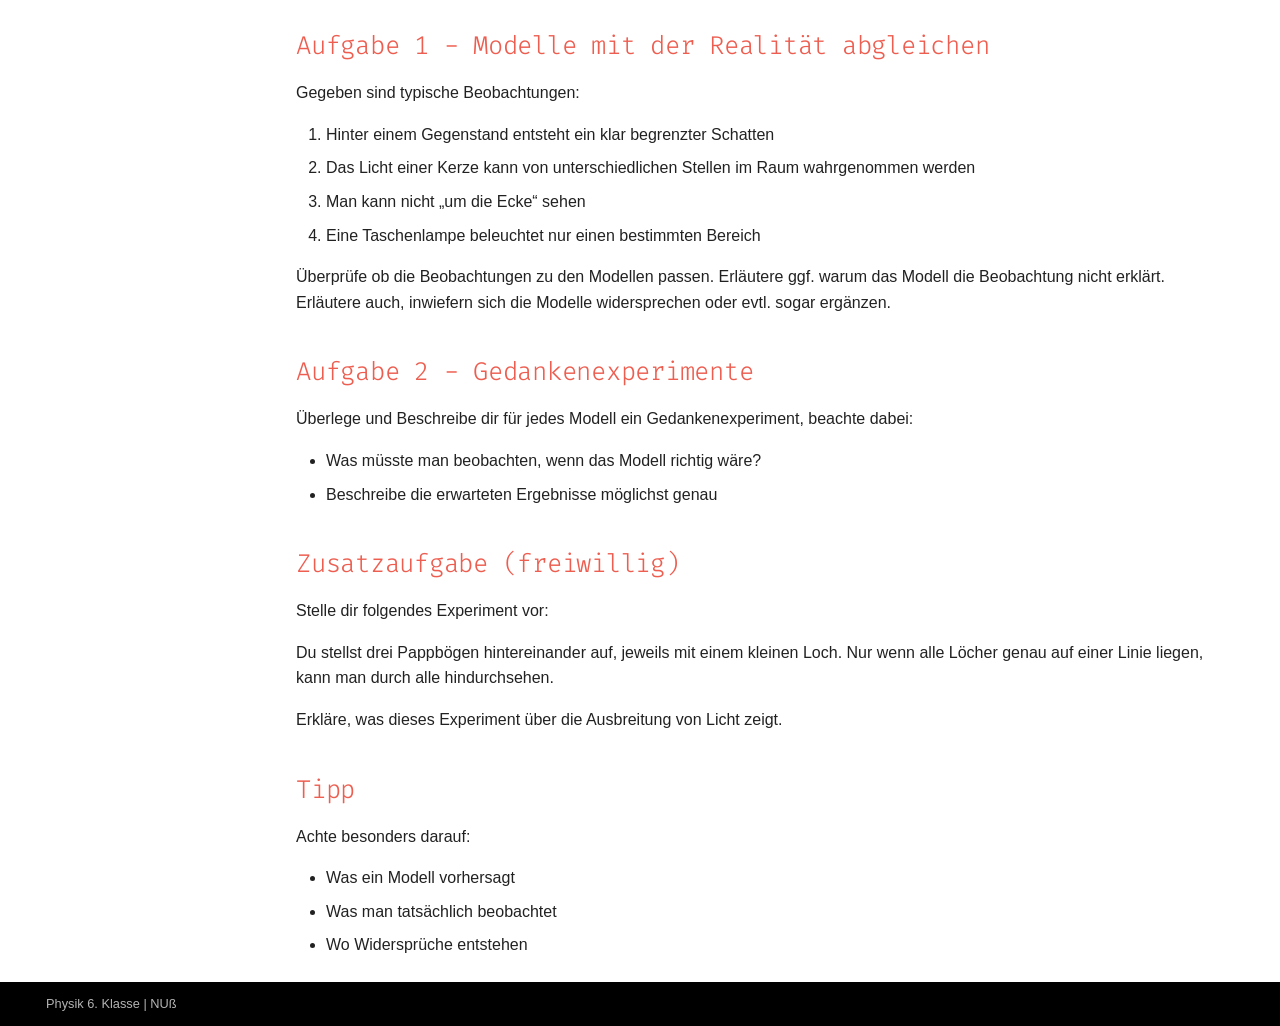
<file: stationen/station_05/index.html>
<!doctype html>
<html lang="de" class="no-js">
  <head>
    
      <meta charset="utf-8">
      <meta name="viewport" content="width=device-width,initial-scale=1">
      
      
      
        <link rel="canonical" href="https://herrnussbaum.github.io/physik_6_licht_und_schatten/stationen/station_05/">
      
      
        <link rel="prev" href="../station_04/">
      
      
        <link rel="next" href="../station_06/">
      
      
        
      
      
      <link rel="icon" href="../../img/favicon.ico">
      <meta name="generator" content="mkdocs-1.6.1, mkdocs-material-9.7.6">
    
    
      
        <title>Station 5 - Wie überprüft man Modelle? - Physik 6. Klasse - Licht und Schatten</title>
      
    
    
      <link rel="stylesheet" href="../../assets/stylesheets/main.484c7ddc.min.css">
      
        
        <link rel="stylesheet" href="../../assets/stylesheets/palette.ab4e12ef.min.css">
      
      


    
    
      
    
    
      
        
        
        <link rel="preconnect" href="https://fonts.gstatic.com" crossorigin>
        <link rel="stylesheet" href="https://fonts.googleapis.com/css?family=Roboto:300,300i,400,400i,700,700i%7CRoboto+Mono:400,400i,700,700i&display=fallback">
        <style>:root{--md-text-font:"Roboto";--md-code-font:"Roboto Mono"}</style>
      
    
    
      <link rel="stylesheet" href="../../stylesheets/fira_code.css">
    
      <link rel="stylesheet" href="../../stylesheets/extra.css">
    
    <script>__md_scope=new URL("../..",location),__md_hash=e=>[...e].reduce(((e,_)=>(e<<5)-e+_.charCodeAt(0)),0),__md_get=(e,_=localStorage,t=__md_scope)=>JSON.parse(_.getItem(t.pathname+"."+e)),__md_set=(e,_,t=localStorage,a=__md_scope)=>{try{t.setItem(a.pathname+"."+e,JSON.stringify(_))}catch(e){}}</script>
    
      

    
    
  </head>
  
  
    
    
    
    
    
    <body dir="ltr" data-md-color-scheme="default" data-md-color-primary="custom" data-md-color-accent="custom">
  
    
    <input class="md-toggle" data-md-toggle="drawer" type="checkbox" id="__drawer" autocomplete="off">
    <input class="md-toggle" data-md-toggle="search" type="checkbox" id="__search" autocomplete="off">
    <label class="md-overlay" for="__drawer"></label>
    <div data-md-component="skip">
      
        
        <a href="#station-5-wie-uberpruft-man-modelle" class="md-skip">
          Zum Inhalt
        </a>
      
    </div>
    <div data-md-component="announce">
      
    </div>
    
    
      

  

<header class="md-header md-header--shadow" data-md-component="header">
  <nav class="md-header__inner md-grid" aria-label="Kopfzeile">
    <a href="../.." title="Physik 6. Klasse - Licht und Schatten" class="md-header__button md-logo" aria-label="Physik 6. Klasse - Licht und Schatten" data-md-component="logo">
      
  <img src="../../img/Logo_klein.png" alt="logo">

    </a>
    <label class="md-header__button md-icon" for="__drawer">
      
      <svg xmlns="http://www.w3.org/2000/svg" viewBox="0 0 24 24"><path d="M3 6h18v2H3zm0 5h18v2H3zm0 5h18v2H3z"/></svg>
    </label>
    <div class="md-header__title" data-md-component="header-title">
      <div class="md-header__ellipsis">
        <div class="md-header__topic">
          <span class="md-ellipsis">
            Physik 6. Klasse - Licht und Schatten
          </span>
        </div>
        <div class="md-header__topic" data-md-component="header-topic">
          <span class="md-ellipsis">
            
              Station 5 - Wie überprüft man Modelle?
            
          </span>
        </div>
      </div>
    </div>
    
      
    
    
    
    
      
      
        <label class="md-header__button md-icon" for="__search">
          
          <svg xmlns="http://www.w3.org/2000/svg" viewBox="0 0 24 24"><path d="M9.5 3A6.5 6.5 0 0 1 16 9.5c0 1.61-.59 3.09-1.56 4.23l.27.27h.79l5 5-1.5 1.5-5-5v-.79l-.27-.27A6.52 6.52 0 0 1 9.5 16 6.5 6.5 0 0 1 3 9.5 6.5 6.5 0 0 1 9.5 3m0 2C7 5 5 7 5 9.5S7 14 9.5 14 14 12 14 9.5 12 5 9.5 5"/></svg>
        </label>
        <div class="md-search" data-md-component="search" role="dialog">
  <label class="md-search__overlay" for="__search"></label>
  <div class="md-search__inner" role="search">
    <form class="md-search__form" name="search">
      <input type="text" class="md-search__input" name="query" aria-label="Suche" placeholder="Suche" autocapitalize="off" autocorrect="off" autocomplete="off" spellcheck="false" data-md-component="search-query" required>
      <label class="md-search__icon md-icon" for="__search">
        
        <svg xmlns="http://www.w3.org/2000/svg" viewBox="0 0 24 24"><path d="M9.5 3A6.5 6.5 0 0 1 16 9.5c0 1.61-.59 3.09-1.56 4.23l.27.27h.79l5 5-1.5 1.5-5-5v-.79l-.27-.27A6.52 6.52 0 0 1 9.5 16 6.5 6.5 0 0 1 3 9.5 6.5 6.5 0 0 1 9.5 3m0 2C7 5 5 7 5 9.5S7 14 9.5 14 14 12 14 9.5 12 5 9.5 5"/></svg>
        
        <svg xmlns="http://www.w3.org/2000/svg" viewBox="0 0 24 24"><path d="M20 11v2H8l5.5 5.5-1.42 1.42L4.16 12l7.92-7.92L13.5 5.5 8 11z"/></svg>
      </label>
      <nav class="md-search__options" aria-label="Suche">
        
        <button type="reset" class="md-search__icon md-icon" title="Zurücksetzen" aria-label="Zurücksetzen" tabindex="-1">
          
          <svg xmlns="http://www.w3.org/2000/svg" viewBox="0 0 24 24"><path d="M19 6.41 17.59 5 12 10.59 6.41 5 5 6.41 10.59 12 5 17.59 6.41 19 12 13.41 17.59 19 19 17.59 13.41 12z"/></svg>
        </button>
      </nav>
      
    </form>
    <div class="md-search__output">
      <div class="md-search__scrollwrap" tabindex="0" data-md-scrollfix>
        <div class="md-search-result" data-md-component="search-result">
          <div class="md-search-result__meta">
            Suche wird initialisiert
          </div>
          <ol class="md-search-result__list" role="presentation"></ol>
        </div>
      </div>
    </div>
  </div>
</div>
      
    
    
  </nav>
  
</header>
    
    <div class="md-container" data-md-component="container">
      
      
        
          
        
      
      <main class="md-main" data-md-component="main">
        <div class="md-main__inner md-grid">
          
            
              
              <div class="md-sidebar md-sidebar--primary" data-md-component="sidebar" data-md-type="navigation" >
                <div class="md-sidebar__scrollwrap">
                  <div class="md-sidebar__inner">
                    



  

<nav class="md-nav md-nav--primary md-nav--integrated" aria-label="Navigation" data-md-level="0">
  <label class="md-nav__title" for="__drawer">
    <a href="../.." title="Physik 6. Klasse - Licht und Schatten" class="md-nav__button md-logo" aria-label="Physik 6. Klasse - Licht und Schatten" data-md-component="logo">
      
  <img src="../../img/Logo_klein.png" alt="logo">

    </a>
    Physik 6. Klasse - Licht und Schatten
  </label>
  
  <ul class="md-nav__list" data-md-scrollfix>
    
      
      
  
  
  
  
    <li class="md-nav__item">
      <a href="../.." class="md-nav__link">
        
  
  
  <span class="md-ellipsis">
    
  
    Start
  

    
  </span>
  
  

      </a>
    </li>
  

    
      
      
  
  
    
  
  
  
    
    
    
    
      
        
        
      
    
    
    <li class="md-nav__item md-nav__item--active md-nav__item--section md-nav__item--nested">
      
        
        
        <input class="md-nav__toggle md-toggle " type="checkbox" id="__nav_2" checked>
        
          
          <label class="md-nav__link" for="__nav_2" id="__nav_2_label" tabindex="">
            
  
  
  <span class="md-ellipsis">
    
  
    Stationen
  

    
  </span>
  
  

            <span class="md-nav__icon md-icon"></span>
          </label>
        
        <nav class="md-nav" data-md-level="1" aria-labelledby="__nav_2_label" aria-expanded="true">
          <label class="md-nav__title" for="__nav_2">
            <span class="md-nav__icon md-icon"></span>
            
  
    Stationen
  

          </label>
          <ul class="md-nav__list" data-md-scrollfix>
            
              
                
  
  
  
  
    <li class="md-nav__item">
      <a href="../station_01/" class="md-nav__link">
        
  
  
  <span class="md-ellipsis">
    
  
    Station 1 - Tag und Nacht
  

    
  </span>
  
  

      </a>
    </li>
  

              
            
              
                
  
  
  
  
    <li class="md-nav__item">
      <a href="../station_02/" class="md-nav__link">
        
  
  
  <span class="md-ellipsis">
    
  
    Station 2 - Jahreszeiten
  

    
  </span>
  
  

      </a>
    </li>
  

              
            
              
                
  
  
  
  
    <li class="md-nav__item">
      <a href="../station_03/" class="md-nav__link">
        
  
  
  <span class="md-ellipsis">
    
  
    Station 3 - Mondphasen
  

    
  </span>
  
  

      </a>
    </li>
  

              
            
              
                
  
  
  
  
    <li class="md-nav__item">
      <a href="../station_04/" class="md-nav__link">
        
  
  
  <span class="md-ellipsis">
    
  
    Station 4 - Finsternisse
  

    
  </span>
  
  

      </a>
    </li>
  

              
            
              
                
  
  
    
  
  
  
    <li class="md-nav__item md-nav__item--active">
      
      <input class="md-nav__toggle md-toggle" type="checkbox" id="__toc">
      
      
        
      
      
        <label class="md-nav__link md-nav__link--active" for="__toc">
          
  
  
  <span class="md-ellipsis">
    
  
    Station 5 - Wie überprüft man Modelle?
  

    
  </span>
  
  

          <span class="md-nav__icon md-icon"></span>
        </label>
      
      <a href="./" class="md-nav__link md-nav__link--active">
        
  
  
  <span class="md-ellipsis">
    
  
    Station 5 - Wie überprüft man Modelle?
  

    
  </span>
  
  

      </a>
      
        

<nav class="md-nav md-nav--secondary" aria-label="Inhaltsverzeichnis">
  
  
  
    
  
  
    <label class="md-nav__title" for="__toc">
      <span class="md-nav__icon md-icon"></span>
      Inhaltsverzeichnis
    </label>
    <ul class="md-nav__list" data-md-component="toc" data-md-scrollfix>
      
        <li class="md-nav__item">
  <a href="#einleitung" class="md-nav__link">
    <span class="md-ellipsis">
      
        Einleitung
      
    </span>
  </a>
  
</li>
      
        <li class="md-nav__item">
  <a href="#modelle-zur-ausbreitung-von-licht" class="md-nav__link">
    <span class="md-ellipsis">
      
        Modelle zur Ausbreitung von Licht
      
    </span>
  </a>
  
    <nav class="md-nav" aria-label="Modelle zur Ausbreitung von Licht">
      <ul class="md-nav__list">
        
          <li class="md-nav__item">
  <a href="#modell-a-geradlinige-ausbreitung-von-licht" class="md-nav__link">
    <span class="md-ellipsis">
      
        Modell A – Geradlinige Ausbreitung von Licht
      
    </span>
  </a>
  
</li>
        
          <li class="md-nav__item">
  <a href="#modell-b-ausbreitung-in-alle-richtungen" class="md-nav__link">
    <span class="md-ellipsis">
      
        Modell B – Ausbreitung in alle Richtungen
      
    </span>
  </a>
  
</li>
        
          <li class="md-nav__item">
  <a href="#modell-c-unregelmaige-ausbreitung-von-licht" class="md-nav__link">
    <span class="md-ellipsis">
      
        Modell C – Unregelmäßige Ausbreitung von Licht
      
    </span>
  </a>
  
</li>
        
      </ul>
    </nav>
  
</li>
      
        <li class="md-nav__item">
  <a href="#aufgabe-1-modelle-mit-der-realitat-abgleichen" class="md-nav__link">
    <span class="md-ellipsis">
      
        Aufgabe 1 - Modelle mit der Realität abgleichen
      
    </span>
  </a>
  
</li>
      
        <li class="md-nav__item">
  <a href="#aufgabe-2-gedankenexperimente" class="md-nav__link">
    <span class="md-ellipsis">
      
        Aufgabe 2 - Gedankenexperimente
      
    </span>
  </a>
  
</li>
      
        <li class="md-nav__item">
  <a href="#zusatzaufgabe-freiwillig" class="md-nav__link">
    <span class="md-ellipsis">
      
        Zusatzaufgabe (freiwillig)
      
    </span>
  </a>
  
</li>
      
        <li class="md-nav__item">
  <a href="#tipp" class="md-nav__link">
    <span class="md-ellipsis">
      
        Tipp
      
    </span>
  </a>
  
</li>
      
    </ul>
  
</nav>
      
    </li>
  

              
            
              
                
  
  
  
  
    <li class="md-nav__item">
      <a href="../station_06/" class="md-nav__link">
        
  
  
  <span class="md-ellipsis">
    
  
    Station 6 - Was passiert mit Licht an Gegenständen?
  

    
  </span>
  
  

      </a>
    </li>
  

              
            
              
                
  
  
  
  
    <li class="md-nav__item">
      <a href="../station_07/" class="md-nav__link">
        
  
  
  <span class="md-ellipsis">
    
  
    Station 7 - Fehler finden
  

    
  </span>
  
  

      </a>
    </li>
  

              
            
              
                
  
  
  
  
    <li class="md-nav__item">
      <a href="../station_08/" class="md-nav__link">
        
  
  
  <span class="md-ellipsis">
    
  
    Station 8 - Ein Alien
  

    
  </span>
  
  

      </a>
    </li>
  

              
            
              
                
  
  
  
  
    <li class="md-nav__item">
      <a href="../station_09/" class="md-nav__link">
        
  
  
  <span class="md-ellipsis">
    
  
    Station 9 – Ein Blick vom Mond auf die Erde
  

    
  </span>
  
  

      </a>
    </li>
  

              
            
              
                
  
  
  
  
    <li class="md-nav__item">
      <a href="../station_10/" class="md-nav__link">
        
  
  
  <span class="md-ellipsis">
    
  
    Station 10 - Wenn ein Planet vor der Sonne vorbeizieht
  

    
  </span>
  
  

      </a>
    </li>
  

              
            
              
                
  
  
  
  
    <li class="md-nav__item">
      <a href="../station_11/" class="md-nav__link">
        
  
  
  <span class="md-ellipsis">
    
  
    Station 11 - Wie findet man Planeten bei anderen Sternen?
  

    
  </span>
  
  

      </a>
    </li>
  

              
            
          </ul>
        </nav>
      
    </li>
  

    
      
      
  
  
  
  
    <li class="md-nav__item">
      <a href="../../abgabe_teams/" class="md-nav__link">
        
  
  
  <span class="md-ellipsis">
    
  
    Abgabe
  

    
  </span>
  
  

      </a>
    </li>
  

    
  </ul>
</nav>
                  </div>
                </div>
              </div>
            
            
          
          
            <div class="md-content" data-md-component="content">
              
              <article class="md-content__inner md-typeset">
                
                  



<h1 id="station-5-wie-uberpruft-man-modelle">Station 5 – Wie überprüft man Modelle?</h1>
<div class="highlight" style="background: #f8f8f8"><pre style="line-height: 125%;"><span></span><code>Du kannst diese Station sofort bearbeiten. Es sind keine Vorkenntnisse nötig.
Diese Station kannst du bearbeiten, wenn du noch nicht experimentieren konntest.
</code></pre></div>
<p><img alt="Ausbreitung von Licht" src="../../img/ausbreitung.png" /></p>
<p>Du weißt bereits: Das Modell der <strong>geradlinigen Ausbreitung von Licht</strong> beschreibt die Wirklichkeit gut. In dieser Station untersuchst du, <strong>warum das so ist</strong> und wie man andere Modelle überprüfen kann.</p>
<h2 id="einleitung">Einleitung</h2>
<p>In der Physik werden Modelle nicht einfach „geglaubt“, sondern überprüft. Ein gutes Modell muss zu Beobachtungen passen und Vorhersagen ermöglichen.</p>
<p>Die Frage ist also nicht nur: <em>Welches Modell ist richtig?</em>  Sondern vor allem:<br />
👉 <em>Wie kann man herausfinden, welches Modell besser zur Wirklichkeit passt?</em></p>
<p>Wir wollen uns nun folgende Modelle näher anschauen:</p>
<h2 id="modelle-zur-ausbreitung-von-licht">Modelle zur Ausbreitung von Licht</h2>
<h3 id="modell-a-geradlinige-ausbreitung-von-licht">Modell A – Geradlinige Ausbreitung von Licht</h3>
<p>Dieses Modell beschreibt Licht mithilfe von <strong>Lichtstrahlen</strong>. Ein Lichtstrahl ist dabei keine echte Linie, die man anfassen kann, sondern eine Hilfsvorstellung. Mit ihr kann man darstellen, in welche Richtung sich Licht bewegt.</p>
<p>Nach diesem Modell breitet sich Licht von einer Lichtquelle aus <strong>geradlinig</strong> aus. Das bedeutet: Solange Licht nicht auf einen Gegenstand, einen Spiegel oder ein anderes Material trifft, ändert es seine Richtung nicht. Man kann sich Lichtstrahlen also wie gerade Pfeile vorstellen, die von einer Lichtquelle ausgehen.</p>
<p>Das Modell der geradlinigen Lichtausbreitung ist besonders nützlich, wenn man Schatten, Kernschatten, Halbschatten oder einfache optische Geräte erklären möchte.</p>
<h3 id="modell-b-ausbreitung-in-alle-richtungen">Modell B – Ausbreitung in alle Richtungen</h3>
<p>Dieses Modell geht davon aus, dass sich Licht von einer Lichtquelle aus <strong>in alle Richtungen</strong> ausbreitet. Eine Kerze, eine Glühlampe oder die Sonne senden ihr Licht nicht nur in eine einzige Richtung, sondern nach vorne, zur Seite, nach oben und nach unten.</p>
<p>Man kann sich das ähnlich vorstellen wie Kreise auf einer Wasseroberfläche, wenn ein Stein ins Wasser fällt. Die Wellen breiten sich vom Ausgangspunkt aus nach allen Seiten aus. Übertragen auf Licht bedeutet das: Von jedem Punkt einer Lichtquelle gehen viele Lichtstrahlen in verschiedene Richtungen aus.</p>
<h3 id="modell-c-unregelmaige-ausbreitung-von-licht">Modell C – Unregelmäßige Ausbreitung von Licht</h3>
<p>Dieses Modell stellt sich vor, dass sich Licht <strong>unregelmäßig, zufällig und ständig wechselnd</strong> ausbreitet. Licht würde dann nicht auf geraden Bahnen laufen, sondern seine Richtung immer wieder ohne erkennbaren Grund ändern.</p>
<h2 id="aufgabe-1-modelle-mit-der-realitat-abgleichen">Aufgabe 1 - Modelle mit der Realität abgleichen</h2>
<p>Gegeben sind typische Beobachtungen:</p>
<ol>
<li>Hinter einem Gegenstand entsteht ein klar begrenzter Schatten  </li>
<li>Das Licht einer Kerze kann von unterschiedlichen Stellen im Raum wahrgenommen werden</li>
<li>Man kann nicht „um die Ecke“ sehen  </li>
<li>Eine Taschenlampe beleuchtet nur einen bestimmten Bereich  </li>
</ol>
<p>Überprüfe ob die Beobachtungen zu den Modellen passen. Erläutere ggf. warum das Modell die Beobachtung nicht erklärt. Erläutere auch, inwiefern sich die Modelle widersprechen oder evtl. sogar ergänzen.</p>
<h2 id="aufgabe-2-gedankenexperimente">Aufgabe 2 - Gedankenexperimente</h2>
<p>Überlege und Beschreibe dir für jedes Modell ein Gedankenexperiment, beachte dabei:</p>
<ul>
<li>Was müsste man beobachten, wenn das Modell richtig wäre?</li>
<li>Beschreibe die erwarteten Ergebnisse möglichst genau</li>
</ul>
<h2 id="zusatzaufgabe-freiwillig">Zusatzaufgabe (freiwillig)</h2>
<p>Stelle dir folgendes Experiment vor:</p>
<p>Du stellst drei Pappbögen hintereinander auf, jeweils mit einem kleinen Loch.  Nur wenn alle Löcher genau auf einer Linie liegen, kann man durch alle hindurchsehen.</p>
<p>Erkläre, was dieses Experiment über die Ausbreitung von Licht zeigt.</p>
<h2 id="tipp">Tipp</h2>
<p>Achte besonders darauf:</p>
<ul>
<li>Was ein Modell vorhersagt  </li>
<li>Was man tatsächlich beobachtet  </li>
<li>Wo Widersprüche entstehen  </li>
</ul>












                
              </article>
            </div>
          
          
<script>var target=document.getElementById(location.hash.slice(1));target&&target.name&&(target.checked=target.name.startsWith("__tabbed_"))</script>
        </div>
        
          <button type="button" class="md-top md-icon" data-md-component="top" hidden>
  
  <svg xmlns="http://www.w3.org/2000/svg" viewBox="0 0 24 24"><path d="M13 20h-2V8l-5.5 5.5-1.42-1.42L12 4.16l7.92 7.92-1.42 1.42L13 8z"/></svg>
  Zurück zum Seitenanfang
</button>
        
      </main>
      
        <footer class="md-footer">
  
  <div class="md-footer-meta md-typeset">
    <div class="md-footer-meta__inner md-grid">
      <div class="md-copyright">
  
    <div class="md-copyright__highlight">
      Physik 6. Klasse | NUß
    </div>
  
  
</div>
      
    </div>
  </div>
</footer>
      
    </div>
    <div class="md-dialog" data-md-component="dialog">
      <div class="md-dialog__inner md-typeset"></div>
    </div>
    
    
    
      
      
      <script id="__config" type="application/json">{"annotate": null, "base": "../..", "features": ["navigation.instant", "navigation.instant.prefetch", "navigation.sections", "navigation.top", "toc.integrate", "content.code.copy"], "search": "../../assets/javascripts/workers/search.2c215733.min.js", "tags": null, "translations": {"clipboard.copied": "In Zwischenablage kopiert", "clipboard.copy": "In Zwischenablage kopieren", "search.result.more.one": "1 weiteres Suchergebnis auf dieser Seite", "search.result.more.other": "# weitere Suchergebnisse auf dieser Seite", "search.result.none": "Keine Suchergebnisse", "search.result.one": "1 Suchergebnis", "search.result.other": "# Suchergebnisse", "search.result.placeholder": "Suchbegriff eingeben", "search.result.term.missing": "Es fehlt", "select.version": "Version ausw\u00e4hlen"}, "version": null}</script>
    
    
      <script src="../../assets/javascripts/bundle.79ae519e.min.js"></script>
      
    
  </body>
</html>
</file>
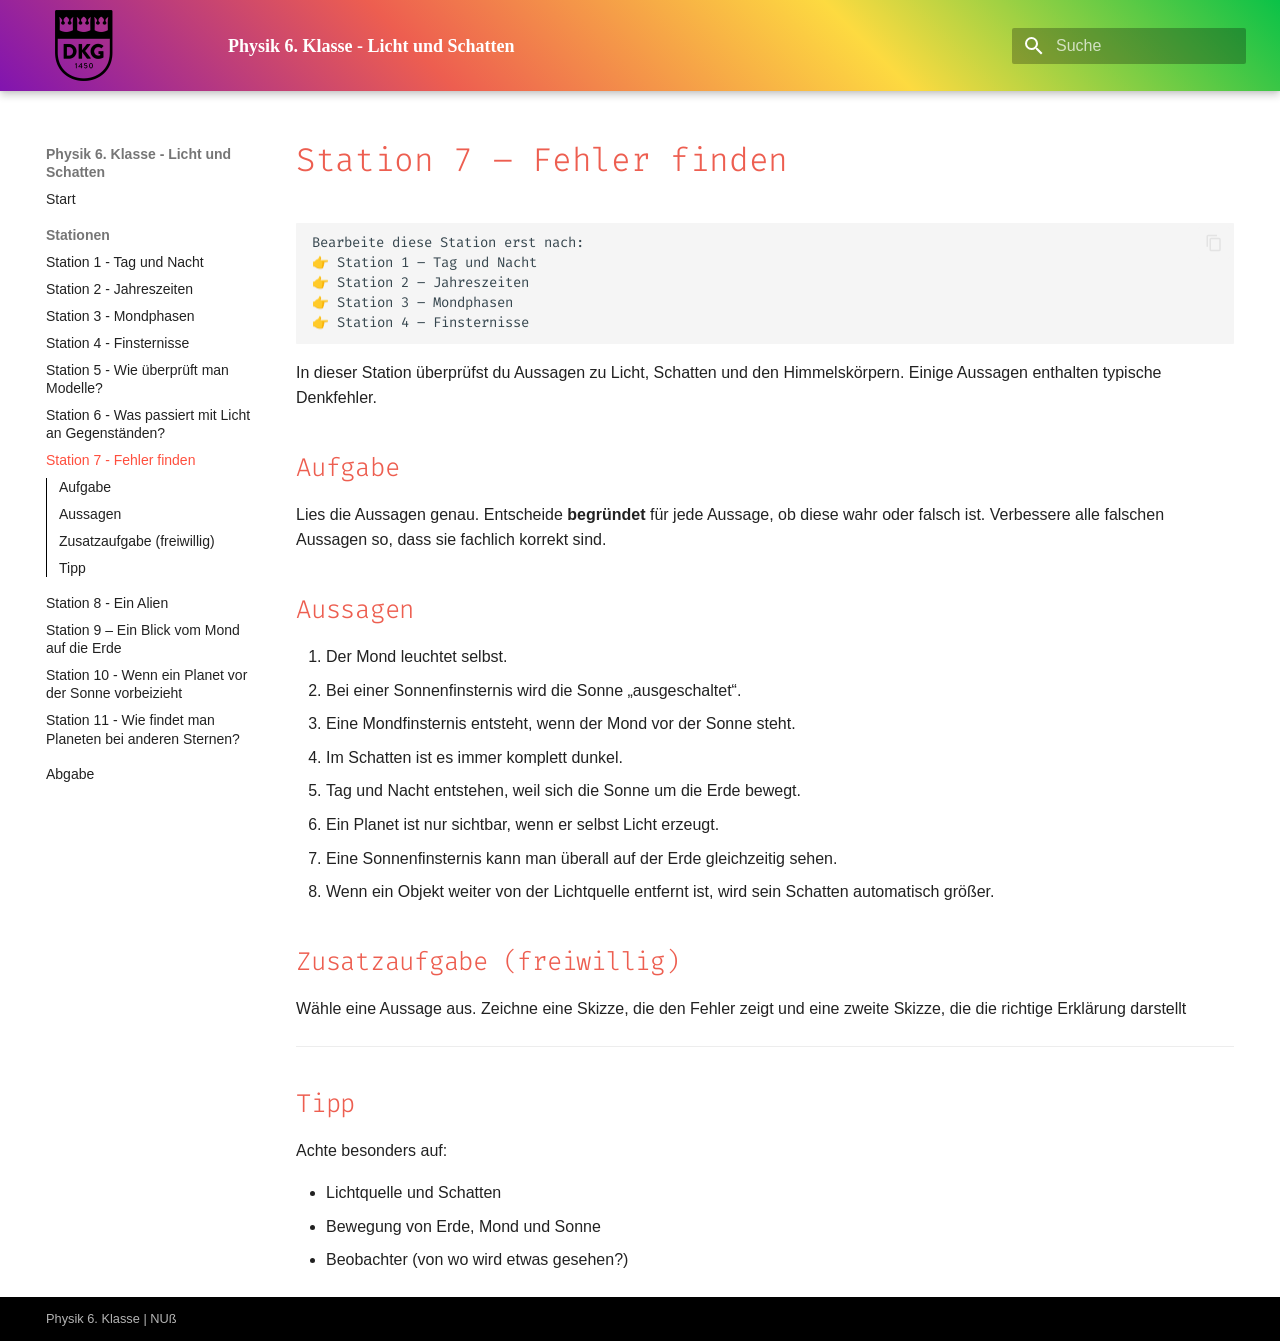
<file: stationen/station_07/index.html>
<!doctype html>
<html lang="de" class="no-js">
  <head>
    
      <meta charset="utf-8">
      <meta name="viewport" content="width=device-width,initial-scale=1">
      
      
      
        <link rel="canonical" href="https://herrnussbaum.github.io/physik_6_licht_und_schatten/stationen/station_07/">
      
      
        <link rel="prev" href="../station_06/">
      
      
        <link rel="next" href="../station_08/">
      
      
        
      
      
      <link rel="icon" href="../../img/favicon.ico">
      <meta name="generator" content="mkdocs-1.6.1, mkdocs-material-9.7.6">
    
    
      
        <title>Station 7 - Fehler finden - Physik 6. Klasse - Licht und Schatten</title>
      
    
    
      <link rel="stylesheet" href="../../assets/stylesheets/main.484c7ddc.min.css">
      
        
        <link rel="stylesheet" href="../../assets/stylesheets/palette.ab4e12ef.min.css">
      
      


    
    
      
    
    
      
        
        
        <link rel="preconnect" href="https://fonts.gstatic.com" crossorigin>
        <link rel="stylesheet" href="https://fonts.googleapis.com/css?family=Roboto:300,300i,400,400i,700,700i%7CRoboto+Mono:400,400i,700,700i&display=fallback">
        <style>:root{--md-text-font:"Roboto";--md-code-font:"Roboto Mono"}</style>
      
    
    
      <link rel="stylesheet" href="../../stylesheets/fira_code.css">
    
      <link rel="stylesheet" href="../../stylesheets/extra.css">
    
    <script>__md_scope=new URL("../..",location),__md_hash=e=>[...e].reduce(((e,_)=>(e<<5)-e+_.charCodeAt(0)),0),__md_get=(e,_=localStorage,t=__md_scope)=>JSON.parse(_.getItem(t.pathname+"."+e)),__md_set=(e,_,t=localStorage,a=__md_scope)=>{try{t.setItem(a.pathname+"."+e,JSON.stringify(_))}catch(e){}}</script>
    
      

    
    
  </head>
  
  
    
    
    
    
    
    <body dir="ltr" data-md-color-scheme="default" data-md-color-primary="custom" data-md-color-accent="custom">
  
    
    <input class="md-toggle" data-md-toggle="drawer" type="checkbox" id="__drawer" autocomplete="off">
    <input class="md-toggle" data-md-toggle="search" type="checkbox" id="__search" autocomplete="off">
    <label class="md-overlay" for="__drawer"></label>
    <div data-md-component="skip">
      
        
        <a href="#station-7-fehler-finden" class="md-skip">
          Zum Inhalt
        </a>
      
    </div>
    <div data-md-component="announce">
      
    </div>
    
    
      

  

<header class="md-header md-header--shadow" data-md-component="header">
  <nav class="md-header__inner md-grid" aria-label="Kopfzeile">
    <a href="../.." title="Physik 6. Klasse - Licht und Schatten" class="md-header__button md-logo" aria-label="Physik 6. Klasse - Licht und Schatten" data-md-component="logo">
      
  <img src="../../img/Logo_klein.png" alt="logo">

    </a>
    <label class="md-header__button md-icon" for="__drawer">
      
      <svg xmlns="http://www.w3.org/2000/svg" viewBox="0 0 24 24"><path d="M3 6h18v2H3zm0 5h18v2H3zm0 5h18v2H3z"/></svg>
    </label>
    <div class="md-header__title" data-md-component="header-title">
      <div class="md-header__ellipsis">
        <div class="md-header__topic">
          <span class="md-ellipsis">
            Physik 6. Klasse - Licht und Schatten
          </span>
        </div>
        <div class="md-header__topic" data-md-component="header-topic">
          <span class="md-ellipsis">
            
              Station 7 - Fehler finden
            
          </span>
        </div>
      </div>
    </div>
    
      
    
    
    
    
      
      
        <label class="md-header__button md-icon" for="__search">
          
          <svg xmlns="http://www.w3.org/2000/svg" viewBox="0 0 24 24"><path d="M9.5 3A6.5 6.5 0 0 1 16 9.5c0 1.61-.59 3.09-1.56 4.23l.27.27h.79l5 5-1.5 1.5-5-5v-.79l-.27-.27A6.52 6.52 0 0 1 9.5 16 6.5 6.5 0 0 1 3 9.5 6.5 6.5 0 0 1 9.5 3m0 2C7 5 5 7 5 9.5S7 14 9.5 14 14 12 14 9.5 12 5 9.5 5"/></svg>
        </label>
        <div class="md-search" data-md-component="search" role="dialog">
  <label class="md-search__overlay" for="__search"></label>
  <div class="md-search__inner" role="search">
    <form class="md-search__form" name="search">
      <input type="text" class="md-search__input" name="query" aria-label="Suche" placeholder="Suche" autocapitalize="off" autocorrect="off" autocomplete="off" spellcheck="false" data-md-component="search-query" required>
      <label class="md-search__icon md-icon" for="__search">
        
        <svg xmlns="http://www.w3.org/2000/svg" viewBox="0 0 24 24"><path d="M9.5 3A6.5 6.5 0 0 1 16 9.5c0 1.61-.59 3.09-1.56 4.23l.27.27h.79l5 5-1.5 1.5-5-5v-.79l-.27-.27A6.52 6.52 0 0 1 9.5 16 6.5 6.5 0 0 1 3 9.5 6.5 6.5 0 0 1 9.5 3m0 2C7 5 5 7 5 9.5S7 14 9.5 14 14 12 14 9.5 12 5 9.5 5"/></svg>
        
        <svg xmlns="http://www.w3.org/2000/svg" viewBox="0 0 24 24"><path d="M20 11v2H8l5.5 5.5-1.42 1.42L4.16 12l7.92-7.92L13.5 5.5 8 11z"/></svg>
      </label>
      <nav class="md-search__options" aria-label="Suche">
        
        <button type="reset" class="md-search__icon md-icon" title="Zurücksetzen" aria-label="Zurücksetzen" tabindex="-1">
          
          <svg xmlns="http://www.w3.org/2000/svg" viewBox="0 0 24 24"><path d="M19 6.41 17.59 5 12 10.59 6.41 5 5 6.41 10.59 12 5 17.59 6.41 19 12 13.41 17.59 19 19 17.59 13.41 12z"/></svg>
        </button>
      </nav>
      
    </form>
    <div class="md-search__output">
      <div class="md-search__scrollwrap" tabindex="0" data-md-scrollfix>
        <div class="md-search-result" data-md-component="search-result">
          <div class="md-search-result__meta">
            Suche wird initialisiert
          </div>
          <ol class="md-search-result__list" role="presentation"></ol>
        </div>
      </div>
    </div>
  </div>
</div>
      
    
    
  </nav>
  
</header>
    
    <div class="md-container" data-md-component="container">
      
      
        
          
        
      
      <main class="md-main" data-md-component="main">
        <div class="md-main__inner md-grid">
          
            
              
              <div class="md-sidebar md-sidebar--primary" data-md-component="sidebar" data-md-type="navigation" >
                <div class="md-sidebar__scrollwrap">
                  <div class="md-sidebar__inner">
                    



  

<nav class="md-nav md-nav--primary md-nav--integrated" aria-label="Navigation" data-md-level="0">
  <label class="md-nav__title" for="__drawer">
    <a href="../.." title="Physik 6. Klasse - Licht und Schatten" class="md-nav__button md-logo" aria-label="Physik 6. Klasse - Licht und Schatten" data-md-component="logo">
      
  <img src="../../img/Logo_klein.png" alt="logo">

    </a>
    Physik 6. Klasse - Licht und Schatten
  </label>
  
  <ul class="md-nav__list" data-md-scrollfix>
    
      
      
  
  
  
  
    <li class="md-nav__item">
      <a href="../.." class="md-nav__link">
        
  
  
  <span class="md-ellipsis">
    
  
    Start
  

    
  </span>
  
  

      </a>
    </li>
  

    
      
      
  
  
    
  
  
  
    
    
    
    
      
        
        
      
    
    
    <li class="md-nav__item md-nav__item--active md-nav__item--section md-nav__item--nested">
      
        
        
        <input class="md-nav__toggle md-toggle " type="checkbox" id="__nav_2" checked>
        
          
          <label class="md-nav__link" for="__nav_2" id="__nav_2_label" tabindex="">
            
  
  
  <span class="md-ellipsis">
    
  
    Stationen
  

    
  </span>
  
  

            <span class="md-nav__icon md-icon"></span>
          </label>
        
        <nav class="md-nav" data-md-level="1" aria-labelledby="__nav_2_label" aria-expanded="true">
          <label class="md-nav__title" for="__nav_2">
            <span class="md-nav__icon md-icon"></span>
            
  
    Stationen
  

          </label>
          <ul class="md-nav__list" data-md-scrollfix>
            
              
                
  
  
  
  
    <li class="md-nav__item">
      <a href="../station_01/" class="md-nav__link">
        
  
  
  <span class="md-ellipsis">
    
  
    Station 1 - Tag und Nacht
  

    
  </span>
  
  

      </a>
    </li>
  

              
            
              
                
  
  
  
  
    <li class="md-nav__item">
      <a href="../station_02/" class="md-nav__link">
        
  
  
  <span class="md-ellipsis">
    
  
    Station 2 - Jahreszeiten
  

    
  </span>
  
  

      </a>
    </li>
  

              
            
              
                
  
  
  
  
    <li class="md-nav__item">
      <a href="../station_03/" class="md-nav__link">
        
  
  
  <span class="md-ellipsis">
    
  
    Station 3 - Mondphasen
  

    
  </span>
  
  

      </a>
    </li>
  

              
            
              
                
  
  
  
  
    <li class="md-nav__item">
      <a href="../station_04/" class="md-nav__link">
        
  
  
  <span class="md-ellipsis">
    
  
    Station 4 - Finsternisse
  

    
  </span>
  
  

      </a>
    </li>
  

              
            
              
                
  
  
  
  
    <li class="md-nav__item">
      <a href="../station_05/" class="md-nav__link">
        
  
  
  <span class="md-ellipsis">
    
  
    Station 5 - Wie überprüft man Modelle?
  

    
  </span>
  
  

      </a>
    </li>
  

              
            
              
                
  
  
  
  
    <li class="md-nav__item">
      <a href="../station_06/" class="md-nav__link">
        
  
  
  <span class="md-ellipsis">
    
  
    Station 6 - Was passiert mit Licht an Gegenständen?
  

    
  </span>
  
  

      </a>
    </li>
  

              
            
              
                
  
  
    
  
  
  
    <li class="md-nav__item md-nav__item--active">
      
      <input class="md-nav__toggle md-toggle" type="checkbox" id="__toc">
      
      
        
      
      
        <label class="md-nav__link md-nav__link--active" for="__toc">
          
  
  
  <span class="md-ellipsis">
    
  
    Station 7 - Fehler finden
  

    
  </span>
  
  

          <span class="md-nav__icon md-icon"></span>
        </label>
      
      <a href="./" class="md-nav__link md-nav__link--active">
        
  
  
  <span class="md-ellipsis">
    
  
    Station 7 - Fehler finden
  

    
  </span>
  
  

      </a>
      
        

<nav class="md-nav md-nav--secondary" aria-label="Inhaltsverzeichnis">
  
  
  
    
  
  
    <label class="md-nav__title" for="__toc">
      <span class="md-nav__icon md-icon"></span>
      Inhaltsverzeichnis
    </label>
    <ul class="md-nav__list" data-md-component="toc" data-md-scrollfix>
      
        <li class="md-nav__item">
  <a href="#aufgabe" class="md-nav__link">
    <span class="md-ellipsis">
      
        Aufgabe
      
    </span>
  </a>
  
</li>
      
        <li class="md-nav__item">
  <a href="#aussagen" class="md-nav__link">
    <span class="md-ellipsis">
      
        Aussagen
      
    </span>
  </a>
  
</li>
      
        <li class="md-nav__item">
  <a href="#zusatzaufgabe-freiwillig" class="md-nav__link">
    <span class="md-ellipsis">
      
        Zusatzaufgabe (freiwillig)
      
    </span>
  </a>
  
</li>
      
        <li class="md-nav__item">
  <a href="#tipp" class="md-nav__link">
    <span class="md-ellipsis">
      
        Tipp
      
    </span>
  </a>
  
</li>
      
    </ul>
  
</nav>
      
    </li>
  

              
            
              
                
  
  
  
  
    <li class="md-nav__item">
      <a href="../station_08/" class="md-nav__link">
        
  
  
  <span class="md-ellipsis">
    
  
    Station 8 - Ein Alien
  

    
  </span>
  
  

      </a>
    </li>
  

              
            
              
                
  
  
  
  
    <li class="md-nav__item">
      <a href="../station_09/" class="md-nav__link">
        
  
  
  <span class="md-ellipsis">
    
  
    Station 9 – Ein Blick vom Mond auf die Erde
  

    
  </span>
  
  

      </a>
    </li>
  

              
            
              
                
  
  
  
  
    <li class="md-nav__item">
      <a href="../station_10/" class="md-nav__link">
        
  
  
  <span class="md-ellipsis">
    
  
    Station 10 - Wenn ein Planet vor der Sonne vorbeizieht
  

    
  </span>
  
  

      </a>
    </li>
  

              
            
              
                
  
  
  
  
    <li class="md-nav__item">
      <a href="../station_11/" class="md-nav__link">
        
  
  
  <span class="md-ellipsis">
    
  
    Station 11 - Wie findet man Planeten bei anderen Sternen?
  

    
  </span>
  
  

      </a>
    </li>
  

              
            
          </ul>
        </nav>
      
    </li>
  

    
      
      
  
  
  
  
    <li class="md-nav__item">
      <a href="../../abgabe_teams/" class="md-nav__link">
        
  
  
  <span class="md-ellipsis">
    
  
    Abgabe
  

    
  </span>
  
  

      </a>
    </li>
  

    
  </ul>
</nav>
                  </div>
                </div>
              </div>
            
            
          
          
            <div class="md-content" data-md-component="content">
              
              <article class="md-content__inner md-typeset">
                
                  



<h1 id="station-7-fehler-finden">Station 7 – Fehler finden</h1>
<div class="highlight" style="background: #f8f8f8"><pre style="line-height: 125%;"><span></span><code>Bearbeite diese Station erst nach:
👉 Station 1 – Tag und Nacht
👉 Station 2 – Jahreszeiten
👉 Station 3 – Mondphasen
👉 Station 4 – Finsternisse
</code></pre></div>
<p>In dieser Station überprüfst du Aussagen zu Licht, Schatten und den Himmelskörpern. Einige Aussagen enthalten typische Denkfehler.</p>
<h2 id="aufgabe">Aufgabe</h2>
<p>Lies die Aussagen genau. Entscheide <strong>begründet</strong> für jede Aussage, ob diese wahr oder falsch ist. Verbessere alle falschen Aussagen so, dass sie fachlich korrekt sind. </p>
<h2 id="aussagen">Aussagen</h2>
<ol>
<li>Der Mond leuchtet selbst.  </li>
<li>Bei einer Sonnenfinsternis wird die Sonne „ausgeschaltet“.  </li>
<li>Eine Mondfinsternis entsteht, wenn der Mond vor der Sonne steht.  </li>
<li>Im Schatten ist es immer komplett dunkel.  </li>
<li>Tag und Nacht entstehen, weil sich die Sonne um die Erde bewegt.  </li>
<li>Ein Planet ist nur sichtbar, wenn er selbst Licht erzeugt.  </li>
<li>Eine Sonnenfinsternis kann man überall auf der Erde gleichzeitig sehen.  </li>
<li>Wenn ein Objekt weiter von der Lichtquelle entfernt ist, wird sein Schatten automatisch größer.  </li>
</ol>
<h2 id="zusatzaufgabe-freiwillig">Zusatzaufgabe (freiwillig)</h2>
<p>Wähle eine Aussage aus. Zeichne eine Skizze, die den Fehler zeigt  und eine zweite Skizze, die die richtige Erklärung darstellt  </p>
<hr />
<h2 id="tipp">Tipp</h2>
<p>Achte besonders auf:</p>
<ul>
<li>Lichtquelle und Schatten  </li>
<li>Bewegung von Erde, Mond und Sonne  </li>
<li>Beobachter (von wo wird etwas gesehen?)</li>
</ul>












                
              </article>
            </div>
          
          
<script>var target=document.getElementById(location.hash.slice(1));target&&target.name&&(target.checked=target.name.startsWith("__tabbed_"))</script>
        </div>
        
          <button type="button" class="md-top md-icon" data-md-component="top" hidden>
  
  <svg xmlns="http://www.w3.org/2000/svg" viewBox="0 0 24 24"><path d="M13 20h-2V8l-5.5 5.5-1.42-1.42L12 4.16l7.92 7.92-1.42 1.42L13 8z"/></svg>
  Zurück zum Seitenanfang
</button>
        
      </main>
      
        <footer class="md-footer">
  
  <div class="md-footer-meta md-typeset">
    <div class="md-footer-meta__inner md-grid">
      <div class="md-copyright">
  
    <div class="md-copyright__highlight">
      Physik 6. Klasse | NUß
    </div>
  
  
</div>
      
    </div>
  </div>
</footer>
      
    </div>
    <div class="md-dialog" data-md-component="dialog">
      <div class="md-dialog__inner md-typeset"></div>
    </div>
    
    
    
      
      
      <script id="__config" type="application/json">{"annotate": null, "base": "../..", "features": ["navigation.instant", "navigation.instant.prefetch", "navigation.sections", "navigation.top", "toc.integrate", "content.code.copy"], "search": "../../assets/javascripts/workers/search.2c215733.min.js", "tags": null, "translations": {"clipboard.copied": "In Zwischenablage kopiert", "clipboard.copy": "In Zwischenablage kopieren", "search.result.more.one": "1 weiteres Suchergebnis auf dieser Seite", "search.result.more.other": "# weitere Suchergebnisse auf dieser Seite", "search.result.none": "Keine Suchergebnisse", "search.result.one": "1 Suchergebnis", "search.result.other": "# Suchergebnisse", "search.result.placeholder": "Suchbegriff eingeben", "search.result.term.missing": "Es fehlt", "select.version": "Version ausw\u00e4hlen"}, "version": null}</script>
    
    
      <script src="../../assets/javascripts/bundle.79ae519e.min.js"></script>
      
    
  </body>
</html>
</file>
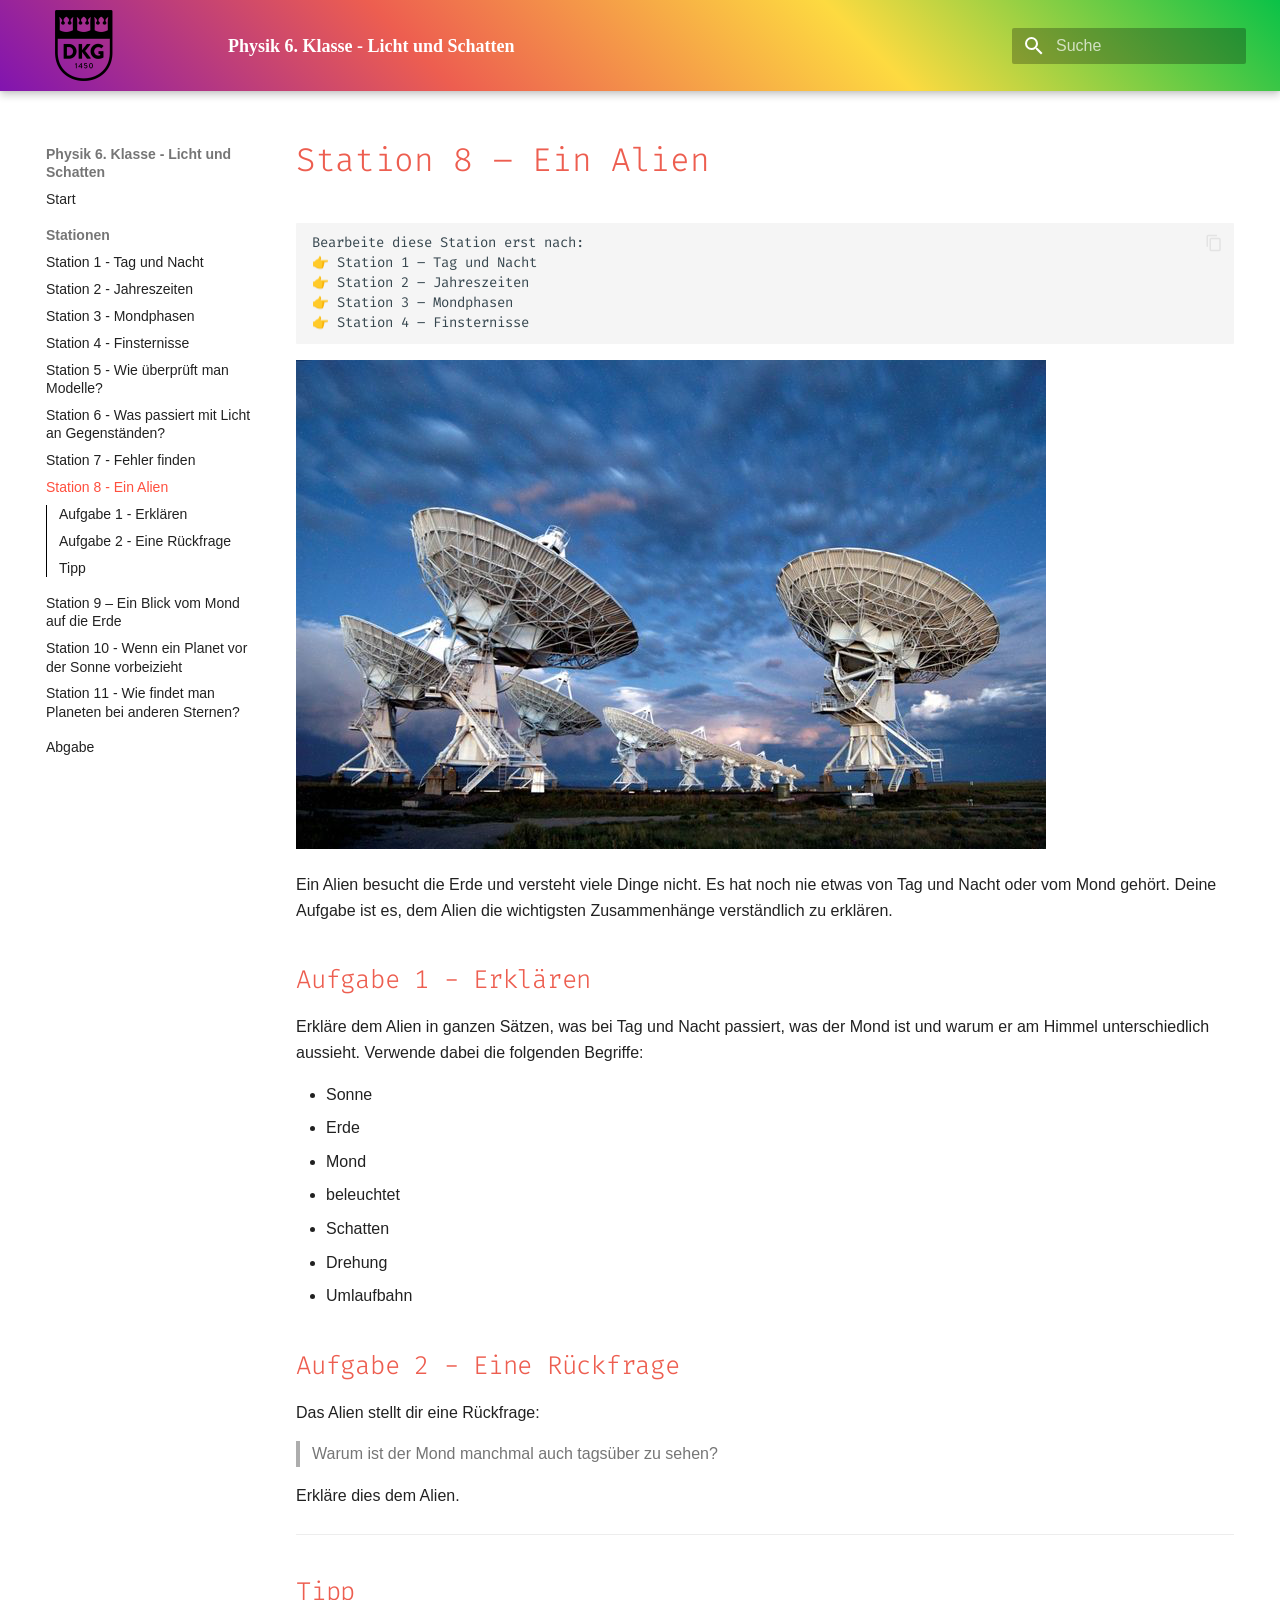
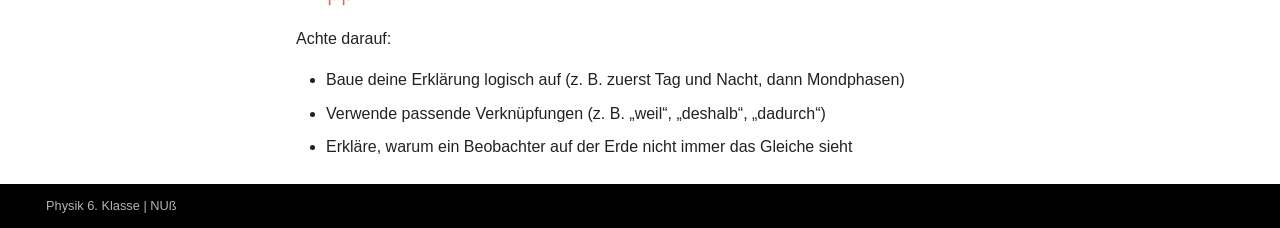
<file: stationen/station_08/index.html>
<!doctype html>
<html lang="de" class="no-js">
  <head>
    
      <meta charset="utf-8">
      <meta name="viewport" content="width=device-width,initial-scale=1">
      
      
      
        <link rel="canonical" href="https://herrnussbaum.github.io/physik_6_licht_und_schatten/stationen/station_08/">
      
      
        <link rel="prev" href="../station_07/">
      
      
        <link rel="next" href="../station_09/">
      
      
        
      
      
      <link rel="icon" href="../../img/favicon.ico">
      <meta name="generator" content="mkdocs-1.6.1, mkdocs-material-9.7.6">
    
    
      
        <title>Station 8 - Ein Alien - Physik 6. Klasse - Licht und Schatten</title>
      
    
    
      <link rel="stylesheet" href="../../assets/stylesheets/main.484c7ddc.min.css">
      
        
        <link rel="stylesheet" href="../../assets/stylesheets/palette.ab4e12ef.min.css">
      
      


    
    
      
    
    
      
        
        
        <link rel="preconnect" href="https://fonts.gstatic.com" crossorigin>
        <link rel="stylesheet" href="https://fonts.googleapis.com/css?family=Roboto:300,300i,400,400i,700,700i%7CRoboto+Mono:400,400i,700,700i&display=fallback">
        <style>:root{--md-text-font:"Roboto";--md-code-font:"Roboto Mono"}</style>
      
    
    
      <link rel="stylesheet" href="../../stylesheets/fira_code.css">
    
      <link rel="stylesheet" href="../../stylesheets/extra.css">
    
    <script>__md_scope=new URL("../..",location),__md_hash=e=>[...e].reduce(((e,_)=>(e<<5)-e+_.charCodeAt(0)),0),__md_get=(e,_=localStorage,t=__md_scope)=>JSON.parse(_.getItem(t.pathname+"."+e)),__md_set=(e,_,t=localStorage,a=__md_scope)=>{try{t.setItem(a.pathname+"."+e,JSON.stringify(_))}catch(e){}}</script>
    
      

    
    
  </head>
  
  
    
    
    
    
    
    <body dir="ltr" data-md-color-scheme="default" data-md-color-primary="custom" data-md-color-accent="custom">
  
    
    <input class="md-toggle" data-md-toggle="drawer" type="checkbox" id="__drawer" autocomplete="off">
    <input class="md-toggle" data-md-toggle="search" type="checkbox" id="__search" autocomplete="off">
    <label class="md-overlay" for="__drawer"></label>
    <div data-md-component="skip">
      
        
        <a href="#station-8-ein-alien" class="md-skip">
          Zum Inhalt
        </a>
      
    </div>
    <div data-md-component="announce">
      
    </div>
    
    
      

  

<header class="md-header md-header--shadow" data-md-component="header">
  <nav class="md-header__inner md-grid" aria-label="Kopfzeile">
    <a href="../.." title="Physik 6. Klasse - Licht und Schatten" class="md-header__button md-logo" aria-label="Physik 6. Klasse - Licht und Schatten" data-md-component="logo">
      
  <img src="../../img/Logo_klein.png" alt="logo">

    </a>
    <label class="md-header__button md-icon" for="__drawer">
      
      <svg xmlns="http://www.w3.org/2000/svg" viewBox="0 0 24 24"><path d="M3 6h18v2H3zm0 5h18v2H3zm0 5h18v2H3z"/></svg>
    </label>
    <div class="md-header__title" data-md-component="header-title">
      <div class="md-header__ellipsis">
        <div class="md-header__topic">
          <span class="md-ellipsis">
            Physik 6. Klasse - Licht und Schatten
          </span>
        </div>
        <div class="md-header__topic" data-md-component="header-topic">
          <span class="md-ellipsis">
            
              Station 8 - Ein Alien
            
          </span>
        </div>
      </div>
    </div>
    
      
    
    
    
    
      
      
        <label class="md-header__button md-icon" for="__search">
          
          <svg xmlns="http://www.w3.org/2000/svg" viewBox="0 0 24 24"><path d="M9.5 3A6.5 6.5 0 0 1 16 9.5c0 1.61-.59 3.09-1.56 4.23l.27.27h.79l5 5-1.5 1.5-5-5v-.79l-.27-.27A6.52 6.52 0 0 1 9.5 16 6.5 6.5 0 0 1 3 9.5 6.5 6.5 0 0 1 9.5 3m0 2C7 5 5 7 5 9.5S7 14 9.5 14 14 12 14 9.5 12 5 9.5 5"/></svg>
        </label>
        <div class="md-search" data-md-component="search" role="dialog">
  <label class="md-search__overlay" for="__search"></label>
  <div class="md-search__inner" role="search">
    <form class="md-search__form" name="search">
      <input type="text" class="md-search__input" name="query" aria-label="Suche" placeholder="Suche" autocapitalize="off" autocorrect="off" autocomplete="off" spellcheck="false" data-md-component="search-query" required>
      <label class="md-search__icon md-icon" for="__search">
        
        <svg xmlns="http://www.w3.org/2000/svg" viewBox="0 0 24 24"><path d="M9.5 3A6.5 6.5 0 0 1 16 9.5c0 1.61-.59 3.09-1.56 4.23l.27.27h.79l5 5-1.5 1.5-5-5v-.79l-.27-.27A6.52 6.52 0 0 1 9.5 16 6.5 6.5 0 0 1 3 9.5 6.5 6.5 0 0 1 9.5 3m0 2C7 5 5 7 5 9.5S7 14 9.5 14 14 12 14 9.5 12 5 9.5 5"/></svg>
        
        <svg xmlns="http://www.w3.org/2000/svg" viewBox="0 0 24 24"><path d="M20 11v2H8l5.5 5.5-1.42 1.42L4.16 12l7.92-7.92L13.5 5.5 8 11z"/></svg>
      </label>
      <nav class="md-search__options" aria-label="Suche">
        
        <button type="reset" class="md-search__icon md-icon" title="Zurücksetzen" aria-label="Zurücksetzen" tabindex="-1">
          
          <svg xmlns="http://www.w3.org/2000/svg" viewBox="0 0 24 24"><path d="M19 6.41 17.59 5 12 10.59 6.41 5 5 6.41 10.59 12 5 17.59 6.41 19 12 13.41 17.59 19 19 17.59 13.41 12z"/></svg>
        </button>
      </nav>
      
    </form>
    <div class="md-search__output">
      <div class="md-search__scrollwrap" tabindex="0" data-md-scrollfix>
        <div class="md-search-result" data-md-component="search-result">
          <div class="md-search-result__meta">
            Suche wird initialisiert
          </div>
          <ol class="md-search-result__list" role="presentation"></ol>
        </div>
      </div>
    </div>
  </div>
</div>
      
    
    
  </nav>
  
</header>
    
    <div class="md-container" data-md-component="container">
      
      
        
          
        
      
      <main class="md-main" data-md-component="main">
        <div class="md-main__inner md-grid">
          
            
              
              <div class="md-sidebar md-sidebar--primary" data-md-component="sidebar" data-md-type="navigation" >
                <div class="md-sidebar__scrollwrap">
                  <div class="md-sidebar__inner">
                    



  

<nav class="md-nav md-nav--primary md-nav--integrated" aria-label="Navigation" data-md-level="0">
  <label class="md-nav__title" for="__drawer">
    <a href="../.." title="Physik 6. Klasse - Licht und Schatten" class="md-nav__button md-logo" aria-label="Physik 6. Klasse - Licht und Schatten" data-md-component="logo">
      
  <img src="../../img/Logo_klein.png" alt="logo">

    </a>
    Physik 6. Klasse - Licht und Schatten
  </label>
  
  <ul class="md-nav__list" data-md-scrollfix>
    
      
      
  
  
  
  
    <li class="md-nav__item">
      <a href="../.." class="md-nav__link">
        
  
  
  <span class="md-ellipsis">
    
  
    Start
  

    
  </span>
  
  

      </a>
    </li>
  

    
      
      
  
  
    
  
  
  
    
    
    
    
      
        
        
      
    
    
    <li class="md-nav__item md-nav__item--active md-nav__item--section md-nav__item--nested">
      
        
        
        <input class="md-nav__toggle md-toggle " type="checkbox" id="__nav_2" checked>
        
          
          <label class="md-nav__link" for="__nav_2" id="__nav_2_label" tabindex="">
            
  
  
  <span class="md-ellipsis">
    
  
    Stationen
  

    
  </span>
  
  

            <span class="md-nav__icon md-icon"></span>
          </label>
        
        <nav class="md-nav" data-md-level="1" aria-labelledby="__nav_2_label" aria-expanded="true">
          <label class="md-nav__title" for="__nav_2">
            <span class="md-nav__icon md-icon"></span>
            
  
    Stationen
  

          </label>
          <ul class="md-nav__list" data-md-scrollfix>
            
              
                
  
  
  
  
    <li class="md-nav__item">
      <a href="../station_01/" class="md-nav__link">
        
  
  
  <span class="md-ellipsis">
    
  
    Station 1 - Tag und Nacht
  

    
  </span>
  
  

      </a>
    </li>
  

              
            
              
                
  
  
  
  
    <li class="md-nav__item">
      <a href="../station_02/" class="md-nav__link">
        
  
  
  <span class="md-ellipsis">
    
  
    Station 2 - Jahreszeiten
  

    
  </span>
  
  

      </a>
    </li>
  

              
            
              
                
  
  
  
  
    <li class="md-nav__item">
      <a href="../station_03/" class="md-nav__link">
        
  
  
  <span class="md-ellipsis">
    
  
    Station 3 - Mondphasen
  

    
  </span>
  
  

      </a>
    </li>
  

              
            
              
                
  
  
  
  
    <li class="md-nav__item">
      <a href="../station_04/" class="md-nav__link">
        
  
  
  <span class="md-ellipsis">
    
  
    Station 4 - Finsternisse
  

    
  </span>
  
  

      </a>
    </li>
  

              
            
              
                
  
  
  
  
    <li class="md-nav__item">
      <a href="../station_05/" class="md-nav__link">
        
  
  
  <span class="md-ellipsis">
    
  
    Station 5 - Wie überprüft man Modelle?
  

    
  </span>
  
  

      </a>
    </li>
  

              
            
              
                
  
  
  
  
    <li class="md-nav__item">
      <a href="../station_06/" class="md-nav__link">
        
  
  
  <span class="md-ellipsis">
    
  
    Station 6 - Was passiert mit Licht an Gegenständen?
  

    
  </span>
  
  

      </a>
    </li>
  

              
            
              
                
  
  
  
  
    <li class="md-nav__item">
      <a href="../station_07/" class="md-nav__link">
        
  
  
  <span class="md-ellipsis">
    
  
    Station 7 - Fehler finden
  

    
  </span>
  
  

      </a>
    </li>
  

              
            
              
                
  
  
    
  
  
  
    <li class="md-nav__item md-nav__item--active">
      
      <input class="md-nav__toggle md-toggle" type="checkbox" id="__toc">
      
      
        
      
      
        <label class="md-nav__link md-nav__link--active" for="__toc">
          
  
  
  <span class="md-ellipsis">
    
  
    Station 8 - Ein Alien
  

    
  </span>
  
  

          <span class="md-nav__icon md-icon"></span>
        </label>
      
      <a href="./" class="md-nav__link md-nav__link--active">
        
  
  
  <span class="md-ellipsis">
    
  
    Station 8 - Ein Alien
  

    
  </span>
  
  

      </a>
      
        

<nav class="md-nav md-nav--secondary" aria-label="Inhaltsverzeichnis">
  
  
  
    
  
  
    <label class="md-nav__title" for="__toc">
      <span class="md-nav__icon md-icon"></span>
      Inhaltsverzeichnis
    </label>
    <ul class="md-nav__list" data-md-component="toc" data-md-scrollfix>
      
        <li class="md-nav__item">
  <a href="#aufgabe-1-erklaren" class="md-nav__link">
    <span class="md-ellipsis">
      
        Aufgabe 1 - Erklären
      
    </span>
  </a>
  
</li>
      
        <li class="md-nav__item">
  <a href="#aufgabe-2-eine-ruckfrage" class="md-nav__link">
    <span class="md-ellipsis">
      
        Aufgabe 2 - Eine Rückfrage
      
    </span>
  </a>
  
</li>
      
        <li class="md-nav__item">
  <a href="#tipp" class="md-nav__link">
    <span class="md-ellipsis">
      
        Tipp
      
    </span>
  </a>
  
</li>
      
    </ul>
  
</nav>
      
    </li>
  

              
            
              
                
  
  
  
  
    <li class="md-nav__item">
      <a href="../station_09/" class="md-nav__link">
        
  
  
  <span class="md-ellipsis">
    
  
    Station 9 – Ein Blick vom Mond auf die Erde
  

    
  </span>
  
  

      </a>
    </li>
  

              
            
              
                
  
  
  
  
    <li class="md-nav__item">
      <a href="../station_10/" class="md-nav__link">
        
  
  
  <span class="md-ellipsis">
    
  
    Station 10 - Wenn ein Planet vor der Sonne vorbeizieht
  

    
  </span>
  
  

      </a>
    </li>
  

              
            
              
                
  
  
  
  
    <li class="md-nav__item">
      <a href="../station_11/" class="md-nav__link">
        
  
  
  <span class="md-ellipsis">
    
  
    Station 11 - Wie findet man Planeten bei anderen Sternen?
  

    
  </span>
  
  

      </a>
    </li>
  

              
            
          </ul>
        </nav>
      
    </li>
  

    
      
      
  
  
  
  
    <li class="md-nav__item">
      <a href="../../abgabe_teams/" class="md-nav__link">
        
  
  
  <span class="md-ellipsis">
    
  
    Abgabe
  

    
  </span>
  
  

      </a>
    </li>
  

    
  </ul>
</nav>
                  </div>
                </div>
              </div>
            
            
          
          
            <div class="md-content" data-md-component="content">
              
              <article class="md-content__inner md-typeset">
                
                  



<h1 id="station-8-ein-alien">Station 8 – Ein Alien</h1>
<div class="highlight" style="background: #f8f8f8"><pre style="line-height: 125%;"><span></span><code>Bearbeite diese Station erst nach:
👉 Station 1 – Tag und Nacht
👉 Station 2 – Jahreszeiten
👉 Station 3 – Mondphasen
👉 Station 4 – Finsternisse
</code></pre></div>
<p><img alt="Alien" src="../../img/seti.png" /></p>
<p>Ein Alien besucht die Erde und versteht viele Dinge nicht. Es hat noch nie etwas von Tag und Nacht oder vom Mond gehört. Deine Aufgabe ist es, dem Alien die wichtigsten Zusammenhänge verständlich zu erklären.</p>
<h2 id="aufgabe-1-erklaren">Aufgabe 1 - Erklären</h2>
<p>Erkläre dem Alien in ganzen Sätzen, was bei Tag und Nacht passiert, was der Mond ist und warum er am Himmel unterschiedlich aussieht. Verwende dabei die folgenden Begriffe:</p>
<ul>
<li>Sonne  </li>
<li>Erde  </li>
<li>Mond  </li>
<li>beleuchtet  </li>
<li>Schatten  </li>
<li>Drehung  </li>
<li>Umlaufbahn  </li>
</ul>
<h2 id="aufgabe-2-eine-ruckfrage">Aufgabe 2 - Eine Rückfrage</h2>
<p>Das Alien stellt dir eine Rückfrage:</p>
<blockquote>
<p>Warum ist der Mond manchmal auch tagsüber zu sehen?</p>
</blockquote>
<p>Erkläre dies dem Alien.</p>
<hr />
<h2 id="tipp">Tipp</h2>
<p>Achte darauf:</p>
<ul>
<li>Baue deine Erklärung logisch auf (z. B. zuerst Tag und Nacht, dann Mondphasen)</li>
<li>Verwende passende Verknüpfungen (z. B. „weil“, „deshalb“, „dadurch“)</li>
<li>Erkläre, warum ein Beobachter auf der Erde nicht immer das Gleiche sieht</li>
</ul>












                
              </article>
            </div>
          
          
<script>var target=document.getElementById(location.hash.slice(1));target&&target.name&&(target.checked=target.name.startsWith("__tabbed_"))</script>
        </div>
        
          <button type="button" class="md-top md-icon" data-md-component="top" hidden>
  
  <svg xmlns="http://www.w3.org/2000/svg" viewBox="0 0 24 24"><path d="M13 20h-2V8l-5.5 5.5-1.42-1.42L12 4.16l7.92 7.92-1.42 1.42L13 8z"/></svg>
  Zurück zum Seitenanfang
</button>
        
      </main>
      
        <footer class="md-footer">
  
  <div class="md-footer-meta md-typeset">
    <div class="md-footer-meta__inner md-grid">
      <div class="md-copyright">
  
    <div class="md-copyright__highlight">
      Physik 6. Klasse | NUß
    </div>
  
  
</div>
      
    </div>
  </div>
</footer>
      
    </div>
    <div class="md-dialog" data-md-component="dialog">
      <div class="md-dialog__inner md-typeset"></div>
    </div>
    
    
    
      
      
      <script id="__config" type="application/json">{"annotate": null, "base": "../..", "features": ["navigation.instant", "navigation.instant.prefetch", "navigation.sections", "navigation.top", "toc.integrate", "content.code.copy"], "search": "../../assets/javascripts/workers/search.2c215733.min.js", "tags": null, "translations": {"clipboard.copied": "In Zwischenablage kopiert", "clipboard.copy": "In Zwischenablage kopieren", "search.result.more.one": "1 weiteres Suchergebnis auf dieser Seite", "search.result.more.other": "# weitere Suchergebnisse auf dieser Seite", "search.result.none": "Keine Suchergebnisse", "search.result.one": "1 Suchergebnis", "search.result.other": "# Suchergebnisse", "search.result.placeholder": "Suchbegriff eingeben", "search.result.term.missing": "Es fehlt", "select.version": "Version ausw\u00e4hlen"}, "version": null}</script>
    
    
      <script src="../../assets/javascripts/bundle.79ae519e.min.js"></script>
      
    
  </body>
</html>
</file>
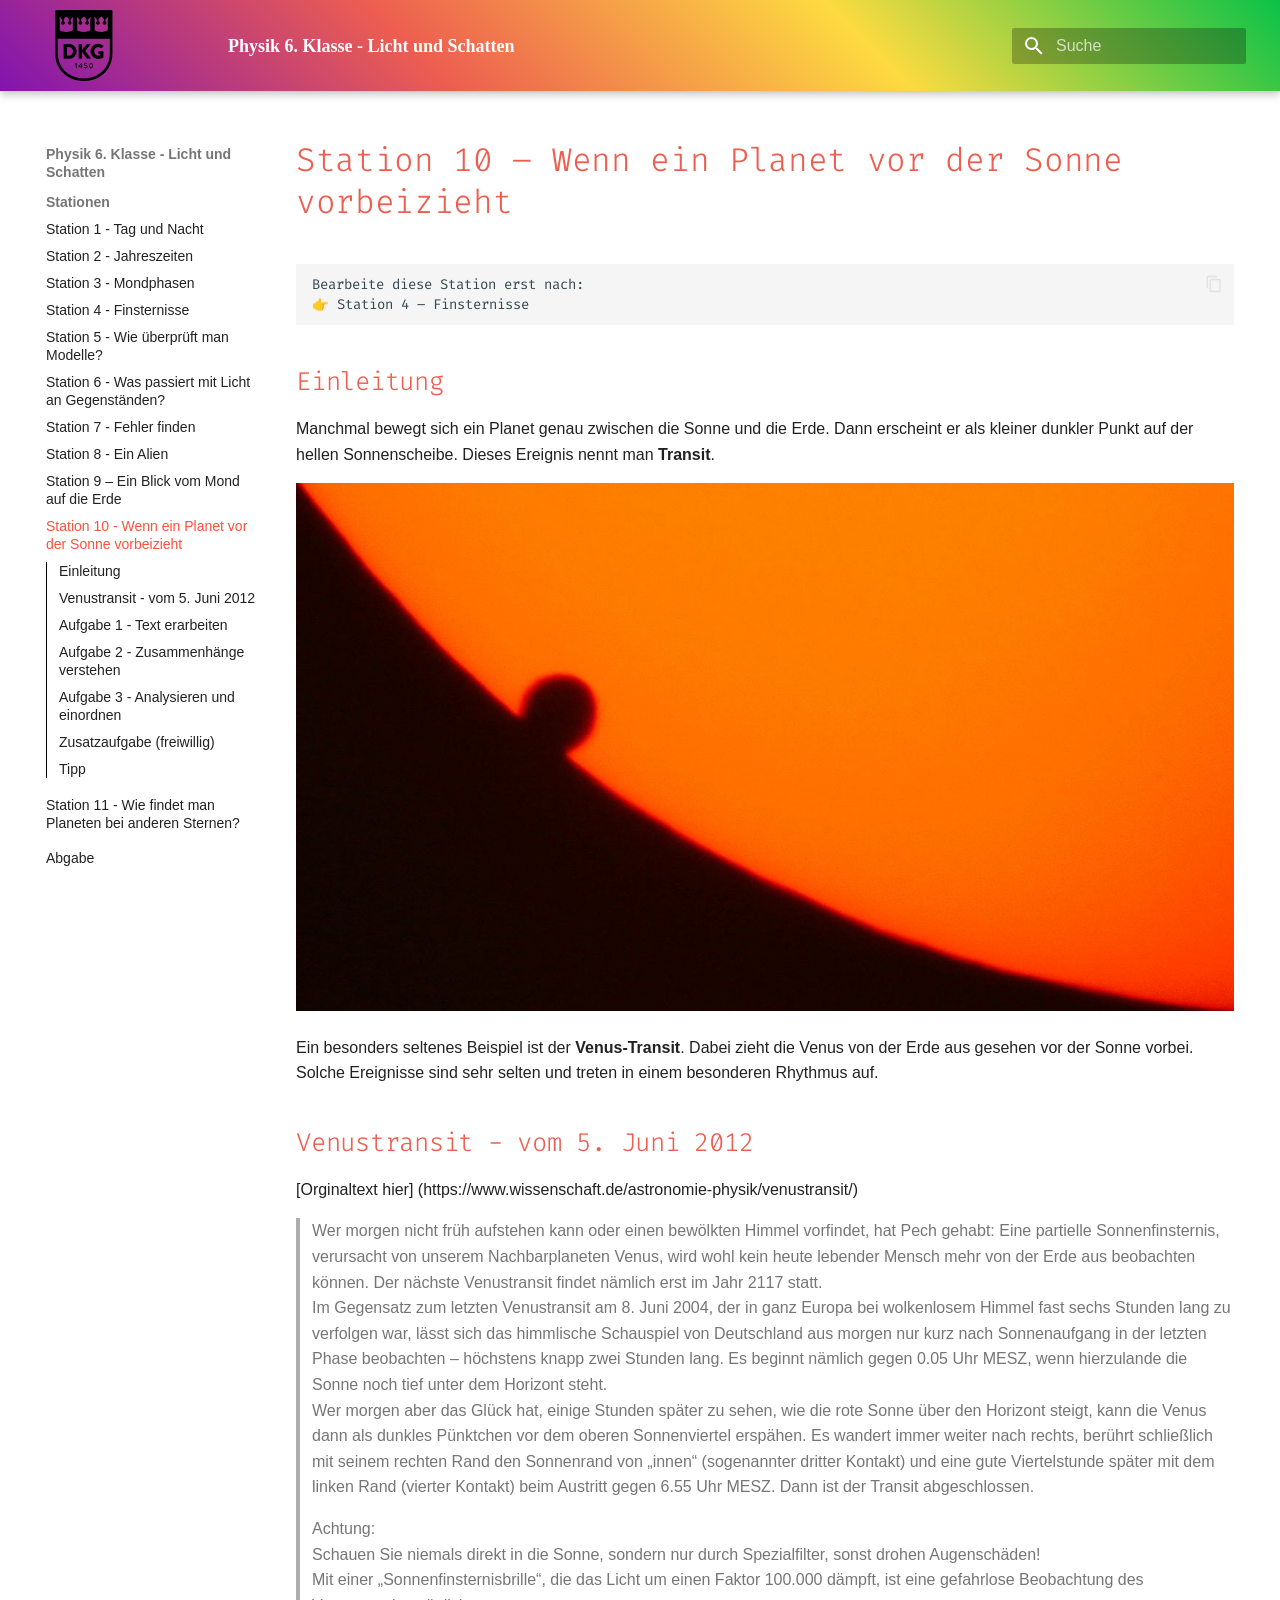
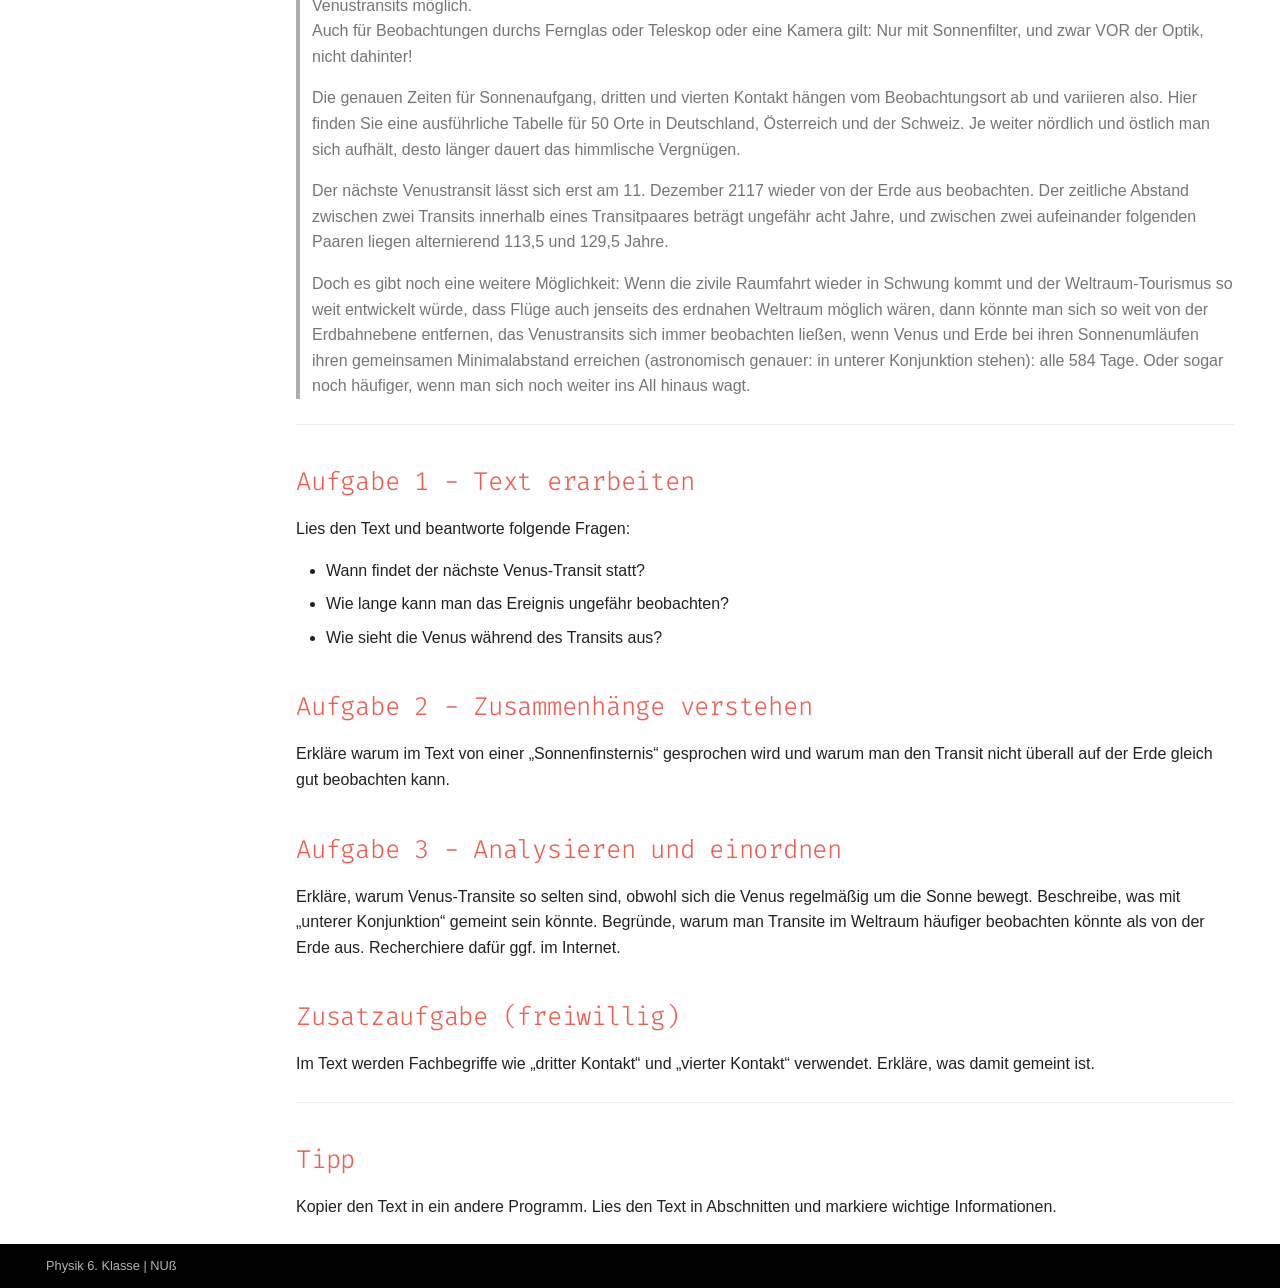
<file: stationen/station_10/index.html>
<!doctype html>
<html lang="de" class="no-js">
  <head>
    
      <meta charset="utf-8">
      <meta name="viewport" content="width=device-width,initial-scale=1">
      
      
      
        <link rel="canonical" href="https://herrnussbaum.github.io/physik_6_licht_und_schatten/stationen/station_10/">
      
      
        <link rel="prev" href="../station_09/">
      
      
        <link rel="next" href="../station_11/">
      
      
        
      
      
      <link rel="icon" href="../../img/favicon.ico">
      <meta name="generator" content="mkdocs-1.6.1, mkdocs-material-9.7.6">
    
    
      
        <title>Station 10 - Wenn ein Planet vor der Sonne vorbeizieht - Physik 6. Klasse - Licht und Schatten</title>
      
    
    
      <link rel="stylesheet" href="../../assets/stylesheets/main.484c7ddc.min.css">
      
        
        <link rel="stylesheet" href="../../assets/stylesheets/palette.ab4e12ef.min.css">
      
      


    
    
      
    
    
      
        
        
        <link rel="preconnect" href="https://fonts.gstatic.com" crossorigin>
        <link rel="stylesheet" href="https://fonts.googleapis.com/css?family=Roboto:300,300i,400,400i,700,700i%7CRoboto+Mono:400,400i,700,700i&display=fallback">
        <style>:root{--md-text-font:"Roboto";--md-code-font:"Roboto Mono"}</style>
      
    
    
      <link rel="stylesheet" href="../../stylesheets/fira_code.css">
    
      <link rel="stylesheet" href="../../stylesheets/extra.css">
    
    <script>__md_scope=new URL("../..",location),__md_hash=e=>[...e].reduce(((e,_)=>(e<<5)-e+_.charCodeAt(0)),0),__md_get=(e,_=localStorage,t=__md_scope)=>JSON.parse(_.getItem(t.pathname+"."+e)),__md_set=(e,_,t=localStorage,a=__md_scope)=>{try{t.setItem(a.pathname+"."+e,JSON.stringify(_))}catch(e){}}</script>
    
      

    
    
  </head>
  
  
    
    
    
    
    
    <body dir="ltr" data-md-color-scheme="default" data-md-color-primary="custom" data-md-color-accent="custom">
  
    
    <input class="md-toggle" data-md-toggle="drawer" type="checkbox" id="__drawer" autocomplete="off">
    <input class="md-toggle" data-md-toggle="search" type="checkbox" id="__search" autocomplete="off">
    <label class="md-overlay" for="__drawer"></label>
    <div data-md-component="skip">
      
        
        <a href="#station-10-wenn-ein-planet-vor-der-sonne-vorbeizieht" class="md-skip">
          Zum Inhalt
        </a>
      
    </div>
    <div data-md-component="announce">
      
    </div>
    
    
      

  

<header class="md-header md-header--shadow" data-md-component="header">
  <nav class="md-header__inner md-grid" aria-label="Kopfzeile">
    <a href="../.." title="Physik 6. Klasse - Licht und Schatten" class="md-header__button md-logo" aria-label="Physik 6. Klasse - Licht und Schatten" data-md-component="logo">
      
  <img src="../../img/Logo_klein.png" alt="logo">

    </a>
    <label class="md-header__button md-icon" for="__drawer">
      
      <svg xmlns="http://www.w3.org/2000/svg" viewBox="0 0 24 24"><path d="M3 6h18v2H3zm0 5h18v2H3zm0 5h18v2H3z"/></svg>
    </label>
    <div class="md-header__title" data-md-component="header-title">
      <div class="md-header__ellipsis">
        <div class="md-header__topic">
          <span class="md-ellipsis">
            Physik 6. Klasse - Licht und Schatten
          </span>
        </div>
        <div class="md-header__topic" data-md-component="header-topic">
          <span class="md-ellipsis">
            
              Station 10 - Wenn ein Planet vor der Sonne vorbeizieht
            
          </span>
        </div>
      </div>
    </div>
    
      
    
    
    
    
      
      
        <label class="md-header__button md-icon" for="__search">
          
          <svg xmlns="http://www.w3.org/2000/svg" viewBox="0 0 24 24"><path d="M9.5 3A6.5 6.5 0 0 1 16 9.5c0 1.61-.59 3.09-1.56 4.23l.27.27h.79l5 5-1.5 1.5-5-5v-.79l-.27-.27A6.52 6.52 0 0 1 9.5 16 6.5 6.5 0 0 1 3 9.5 6.5 6.5 0 0 1 9.5 3m0 2C7 5 5 7 5 9.5S7 14 9.5 14 14 12 14 9.5 12 5 9.5 5"/></svg>
        </label>
        <div class="md-search" data-md-component="search" role="dialog">
  <label class="md-search__overlay" for="__search"></label>
  <div class="md-search__inner" role="search">
    <form class="md-search__form" name="search">
      <input type="text" class="md-search__input" name="query" aria-label="Suche" placeholder="Suche" autocapitalize="off" autocorrect="off" autocomplete="off" spellcheck="false" data-md-component="search-query" required>
      <label class="md-search__icon md-icon" for="__search">
        
        <svg xmlns="http://www.w3.org/2000/svg" viewBox="0 0 24 24"><path d="M9.5 3A6.5 6.5 0 0 1 16 9.5c0 1.61-.59 3.09-1.56 4.23l.27.27h.79l5 5-1.5 1.5-5-5v-.79l-.27-.27A6.52 6.52 0 0 1 9.5 16 6.5 6.5 0 0 1 3 9.5 6.5 6.5 0 0 1 9.5 3m0 2C7 5 5 7 5 9.5S7 14 9.5 14 14 12 14 9.5 12 5 9.5 5"/></svg>
        
        <svg xmlns="http://www.w3.org/2000/svg" viewBox="0 0 24 24"><path d="M20 11v2H8l5.5 5.5-1.42 1.42L4.16 12l7.92-7.92L13.5 5.5 8 11z"/></svg>
      </label>
      <nav class="md-search__options" aria-label="Suche">
        
        <button type="reset" class="md-search__icon md-icon" title="Zurücksetzen" aria-label="Zurücksetzen" tabindex="-1">
          
          <svg xmlns="http://www.w3.org/2000/svg" viewBox="0 0 24 24"><path d="M19 6.41 17.59 5 12 10.59 6.41 5 5 6.41 10.59 12 5 17.59 6.41 19 12 13.41 17.59 19 19 17.59 13.41 12z"/></svg>
        </button>
      </nav>
      
    </form>
    <div class="md-search__output">
      <div class="md-search__scrollwrap" tabindex="0" data-md-scrollfix>
        <div class="md-search-result" data-md-component="search-result">
          <div class="md-search-result__meta">
            Suche wird initialisiert
          </div>
          <ol class="md-search-result__list" role="presentation"></ol>
        </div>
      </div>
    </div>
  </div>
</div>
      
    
    
  </nav>
  
</header>
    
    <div class="md-container" data-md-component="container">
      
      
        
          
        
      
      <main class="md-main" data-md-component="main">
        <div class="md-main__inner md-grid">
          
            
              
              <div class="md-sidebar md-sidebar--primary" data-md-component="sidebar" data-md-type="navigation" >
                <div class="md-sidebar__scrollwrap">
                  <div class="md-sidebar__inner">
                    



  

<nav class="md-nav md-nav--primary md-nav--integrated" aria-label="Navigation" data-md-level="0">
  <label class="md-nav__title" for="__drawer">
    <a href="../.." title="Physik 6. Klasse - Licht und Schatten" class="md-nav__button md-logo" aria-label="Physik 6. Klasse - Licht und Schatten" data-md-component="logo">
      
  <img src="../../img/Logo_klein.png" alt="logo">

    </a>
    Physik 6. Klasse - Licht und Schatten
  </label>
  
  <ul class="md-nav__list" data-md-scrollfix>
    
      
      
  
  
  
  
    <li class="md-nav__item">
      <a href="../.." class="md-nav__link">
        
  
  
  <span class="md-ellipsis">
    
  
    Start
  

    
  </span>
  
  

      </a>
    </li>
  

    
      
      
  
  
    
  
  
  
    
    
    
    
      
        
        
      
    
    
    <li class="md-nav__item md-nav__item--active md-nav__item--section md-nav__item--nested">
      
        
        
        <input class="md-nav__toggle md-toggle " type="checkbox" id="__nav_2" checked>
        
          
          <label class="md-nav__link" for="__nav_2" id="__nav_2_label" tabindex="">
            
  
  
  <span class="md-ellipsis">
    
  
    Stationen
  

    
  </span>
  
  

            <span class="md-nav__icon md-icon"></span>
          </label>
        
        <nav class="md-nav" data-md-level="1" aria-labelledby="__nav_2_label" aria-expanded="true">
          <label class="md-nav__title" for="__nav_2">
            <span class="md-nav__icon md-icon"></span>
            
  
    Stationen
  

          </label>
          <ul class="md-nav__list" data-md-scrollfix>
            
              
                
  
  
  
  
    <li class="md-nav__item">
      <a href="../station_01/" class="md-nav__link">
        
  
  
  <span class="md-ellipsis">
    
  
    Station 1 - Tag und Nacht
  

    
  </span>
  
  

      </a>
    </li>
  

              
            
              
                
  
  
  
  
    <li class="md-nav__item">
      <a href="../station_02/" class="md-nav__link">
        
  
  
  <span class="md-ellipsis">
    
  
    Station 2 - Jahreszeiten
  

    
  </span>
  
  

      </a>
    </li>
  

              
            
              
                
  
  
  
  
    <li class="md-nav__item">
      <a href="../station_03/" class="md-nav__link">
        
  
  
  <span class="md-ellipsis">
    
  
    Station 3 - Mondphasen
  

    
  </span>
  
  

      </a>
    </li>
  

              
            
              
                
  
  
  
  
    <li class="md-nav__item">
      <a href="../station_04/" class="md-nav__link">
        
  
  
  <span class="md-ellipsis">
    
  
    Station 4 - Finsternisse
  

    
  </span>
  
  

      </a>
    </li>
  

              
            
              
                
  
  
  
  
    <li class="md-nav__item">
      <a href="../station_05/" class="md-nav__link">
        
  
  
  <span class="md-ellipsis">
    
  
    Station 5 - Wie überprüft man Modelle?
  

    
  </span>
  
  

      </a>
    </li>
  

              
            
              
                
  
  
  
  
    <li class="md-nav__item">
      <a href="../station_06/" class="md-nav__link">
        
  
  
  <span class="md-ellipsis">
    
  
    Station 6 - Was passiert mit Licht an Gegenständen?
  

    
  </span>
  
  

      </a>
    </li>
  

              
            
              
                
  
  
  
  
    <li class="md-nav__item">
      <a href="../station_07/" class="md-nav__link">
        
  
  
  <span class="md-ellipsis">
    
  
    Station 7 - Fehler finden
  

    
  </span>
  
  

      </a>
    </li>
  

              
            
              
                
  
  
  
  
    <li class="md-nav__item">
      <a href="../station_08/" class="md-nav__link">
        
  
  
  <span class="md-ellipsis">
    
  
    Station 8 - Ein Alien
  

    
  </span>
  
  

      </a>
    </li>
  

              
            
              
                
  
  
  
  
    <li class="md-nav__item">
      <a href="../station_09/" class="md-nav__link">
        
  
  
  <span class="md-ellipsis">
    
  
    Station 9 – Ein Blick vom Mond auf die Erde
  

    
  </span>
  
  

      </a>
    </li>
  

              
            
              
                
  
  
    
  
  
  
    <li class="md-nav__item md-nav__item--active">
      
      <input class="md-nav__toggle md-toggle" type="checkbox" id="__toc">
      
      
        
      
      
        <label class="md-nav__link md-nav__link--active" for="__toc">
          
  
  
  <span class="md-ellipsis">
    
  
    Station 10 - Wenn ein Planet vor der Sonne vorbeizieht
  

    
  </span>
  
  

          <span class="md-nav__icon md-icon"></span>
        </label>
      
      <a href="./" class="md-nav__link md-nav__link--active">
        
  
  
  <span class="md-ellipsis">
    
  
    Station 10 - Wenn ein Planet vor der Sonne vorbeizieht
  

    
  </span>
  
  

      </a>
      
        

<nav class="md-nav md-nav--secondary" aria-label="Inhaltsverzeichnis">
  
  
  
    
  
  
    <label class="md-nav__title" for="__toc">
      <span class="md-nav__icon md-icon"></span>
      Inhaltsverzeichnis
    </label>
    <ul class="md-nav__list" data-md-component="toc" data-md-scrollfix>
      
        <li class="md-nav__item">
  <a href="#einleitung" class="md-nav__link">
    <span class="md-ellipsis">
      
        Einleitung
      
    </span>
  </a>
  
</li>
      
        <li class="md-nav__item">
  <a href="#venustransit-vom-5-juni-2012" class="md-nav__link">
    <span class="md-ellipsis">
      
        Venustransit - vom 5. Juni 2012
      
    </span>
  </a>
  
</li>
      
        <li class="md-nav__item">
  <a href="#aufgabe-1-text-erarbeiten" class="md-nav__link">
    <span class="md-ellipsis">
      
        Aufgabe 1 - Text erarbeiten
      
    </span>
  </a>
  
</li>
      
        <li class="md-nav__item">
  <a href="#aufgabe-2-zusammenhange-verstehen" class="md-nav__link">
    <span class="md-ellipsis">
      
        Aufgabe 2 - Zusammenhänge verstehen
      
    </span>
  </a>
  
</li>
      
        <li class="md-nav__item">
  <a href="#aufgabe-3-analysieren-und-einordnen" class="md-nav__link">
    <span class="md-ellipsis">
      
        Aufgabe 3 - Analysieren und einordnen
      
    </span>
  </a>
  
</li>
      
        <li class="md-nav__item">
  <a href="#zusatzaufgabe-freiwillig" class="md-nav__link">
    <span class="md-ellipsis">
      
        Zusatzaufgabe (freiwillig)
      
    </span>
  </a>
  
</li>
      
        <li class="md-nav__item">
  <a href="#tipp" class="md-nav__link">
    <span class="md-ellipsis">
      
        Tipp
      
    </span>
  </a>
  
</li>
      
    </ul>
  
</nav>
      
    </li>
  

              
            
              
                
  
  
  
  
    <li class="md-nav__item">
      <a href="../station_11/" class="md-nav__link">
        
  
  
  <span class="md-ellipsis">
    
  
    Station 11 - Wie findet man Planeten bei anderen Sternen?
  

    
  </span>
  
  

      </a>
    </li>
  

              
            
          </ul>
        </nav>
      
    </li>
  

    
      
      
  
  
  
  
    <li class="md-nav__item">
      <a href="../../abgabe_teams/" class="md-nav__link">
        
  
  
  <span class="md-ellipsis">
    
  
    Abgabe
  

    
  </span>
  
  

      </a>
    </li>
  

    
  </ul>
</nav>
                  </div>
                </div>
              </div>
            
            
          
          
            <div class="md-content" data-md-component="content">
              
              <article class="md-content__inner md-typeset">
                
                  



<h1 id="station-10-wenn-ein-planet-vor-der-sonne-vorbeizieht">Station 10 – Wenn ein Planet vor der Sonne vorbeizieht</h1>
<div class="highlight" style="background: #f8f8f8"><pre style="line-height: 125%;"><span></span><code>Bearbeite diese Station erst nach:
👉 Station 4 – Finsternisse
</code></pre></div>
<h2 id="einleitung">Einleitung</h2>
<p>Manchmal bewegt sich ein Planet genau zwischen die Sonne und die Erde. Dann erscheint er als kleiner dunkler Punkt auf der hellen Sonnenscheibe. Dieses Ereignis nennt man <strong>Transit</strong>.</p>
<p><img alt="Venustransit" src="../../img/Venustransit.png" /></p>
<p>Ein besonders seltenes Beispiel ist der <strong>Venus-Transit</strong>. Dabei zieht die Venus von der Erde aus gesehen vor der Sonne vorbei. Solche Ereignisse sind sehr selten und treten in einem besonderen Rhythmus auf. </p>
<h2 id="venustransit-vom-5-juni-2012">Venustransit - vom 5. Juni 2012</h2>
<p>[Orginaltext hier] (https://www.wissenschaft.de/astronomie-physik/venustransit/)</p>
<blockquote>
<p>Wer morgen nicht früh aufstehen kann oder einen bewölkten Himmel vorfindet, hat Pech gehabt: Eine partielle Sonnenfinsternis, verursacht von unserem Nachbarplaneten Venus, wird wohl kein heute lebender Mensch mehr von der Erde aus beobachten können. Der nächste Venustransit findet nämlich erst im Jahr 2117 statt.<br />
Im Gegensatz zum letzten Venustransit am 8. Juni 2004, der in ganz Europa bei wolkenlosem Himmel fast sechs Stunden lang zu verfolgen war, lässt sich das himmlische Schauspiel von Deutschland aus morgen nur kurz nach Sonnenaufgang in der letzten Phase beobachten – höchstens knapp zwei Stunden lang. Es beginnt nämlich gegen 0.05 Uhr MESZ, wenn hierzulande die Sonne noch tief unter dem Horizont steht.<br />
Wer morgen aber das Glück hat, einige Stunden später zu sehen, wie die rote Sonne über den Horizont steigt, kann die Venus dann als dunkles Pünktchen vor dem oberen Sonnenviertel erspähen. Es wandert immer weiter nach rechts, berührt schließlich mit seinem rechten Rand den Sonnenrand von „innen“ (sogenannter dritter Kontakt) und eine gute Viertelstunde später mit dem linken Rand (vierter Kontakt) beim Austritt gegen 6.55 Uhr MESZ. Dann ist der Transit abgeschlossen.  </p>
<p>Achtung:<br />
Schauen Sie niemals direkt in die Sonne, sondern nur durch Spezialfilter, sonst drohen Augenschäden!<br />
Mit einer „Sonnenfinsternisbrille“, die das Licht um einen Faktor 100.000 dämpft, ist eine gefahrlose Beobachtung des Venustransits möglich.<br />
Auch für Beobachtungen durchs Fernglas oder Teleskop oder eine Kamera gilt: Nur mit Sonnenfilter, und zwar VOR der Optik, nicht dahinter!  </p>
<p>Die genauen Zeiten für Sonnenaufgang, dritten und vierten Kontakt hängen vom Beobachtungsort ab und variieren also. Hier finden Sie eine ausführliche Tabelle für 50 Orte in Deutschland, Österreich und der Schweiz. Je weiter nördlich und östlich man sich aufhält, desto länger dauert das himmlische Vergnügen.  </p>
<p>Der nächste Venustransit lässt sich erst am 11. Dezember 2117 wieder von der Erde aus beobachten. Der zeitliche Abstand zwischen zwei Transits innerhalb eines Transitpaares beträgt ungefähr acht Jahre, und zwischen zwei aufeinander folgenden Paaren liegen alternierend 113,5 und 129,5 Jahre.  </p>
<p>Doch es gibt noch eine weitere Möglichkeit: Wenn die zivile Raumfahrt wieder in Schwung kommt und der Weltraum-Tourismus so weit entwickelt würde, dass Flüge auch jenseits des erdnahen Weltraum möglich wären, dann könnte man sich so weit von der Erdbahnebene entfernen, das Venustransits sich immer beobachten ließen, wenn Venus und Erde bei ihren Sonnenumläufen ihren gemeinsamen Minimalabstand erreichen (astronomisch genauer: in unterer Konjunktion stehen): alle 584 Tage. Oder sogar noch häufiger, wenn man sich noch weiter ins All hinaus wagt.</p>
</blockquote>
<hr />
<h2 id="aufgabe-1-text-erarbeiten">Aufgabe 1 - Text erarbeiten</h2>
<p>Lies den Text und beantworte folgende Fragen:</p>
<ul>
<li>Wann findet der nächste Venus-Transit statt?</li>
<li>Wie lange kann man das Ereignis ungefähr beobachten?</li>
<li>Wie sieht die Venus während des Transits aus?</li>
</ul>
<h2 id="aufgabe-2-zusammenhange-verstehen">Aufgabe 2 - Zusammenhänge verstehen</h2>
<p>Erkläre warum im Text von einer „Sonnenfinsternis“ gesprochen wird und warum man den Transit nicht überall auf der Erde gleich gut beobachten kann.</p>
<h2 id="aufgabe-3-analysieren-und-einordnen">Aufgabe 3 - Analysieren und einordnen</h2>
<p>Erkläre, warum Venus-Transite so selten sind, obwohl sich die Venus regelmäßig um die Sonne bewegt. Beschreibe, was mit „unterer Konjunktion“ gemeint sein könnte. Begründe, warum man Transite im Weltraum häufiger beobachten könnte als von der Erde aus. Recherchiere dafür ggf. im Internet.</p>
<h2 id="zusatzaufgabe-freiwillig">Zusatzaufgabe (freiwillig)</h2>
<p>Im Text werden Fachbegriffe wie „dritter Kontakt“ und „vierter Kontakt“ verwendet. Erkläre, was damit gemeint ist.</p>
<hr />
<h2 id="tipp">Tipp</h2>
<p>Kopier den Text in ein andere Programm. Lies den Text in Abschnitten und markiere wichtige Informationen.</p>












                
              </article>
            </div>
          
          
<script>var target=document.getElementById(location.hash.slice(1));target&&target.name&&(target.checked=target.name.startsWith("__tabbed_"))</script>
        </div>
        
          <button type="button" class="md-top md-icon" data-md-component="top" hidden>
  
  <svg xmlns="http://www.w3.org/2000/svg" viewBox="0 0 24 24"><path d="M13 20h-2V8l-5.5 5.5-1.42-1.42L12 4.16l7.92 7.92-1.42 1.42L13 8z"/></svg>
  Zurück zum Seitenanfang
</button>
        
      </main>
      
        <footer class="md-footer">
  
  <div class="md-footer-meta md-typeset">
    <div class="md-footer-meta__inner md-grid">
      <div class="md-copyright">
  
    <div class="md-copyright__highlight">
      Physik 6. Klasse | NUß
    </div>
  
  
</div>
      
    </div>
  </div>
</footer>
      
    </div>
    <div class="md-dialog" data-md-component="dialog">
      <div class="md-dialog__inner md-typeset"></div>
    </div>
    
    
    
      
      
      <script id="__config" type="application/json">{"annotate": null, "base": "../..", "features": ["navigation.instant", "navigation.instant.prefetch", "navigation.sections", "navigation.top", "toc.integrate", "content.code.copy"], "search": "../../assets/javascripts/workers/search.2c215733.min.js", "tags": null, "translations": {"clipboard.copied": "In Zwischenablage kopiert", "clipboard.copy": "In Zwischenablage kopieren", "search.result.more.one": "1 weiteres Suchergebnis auf dieser Seite", "search.result.more.other": "# weitere Suchergebnisse auf dieser Seite", "search.result.none": "Keine Suchergebnisse", "search.result.one": "1 Suchergebnis", "search.result.other": "# Suchergebnisse", "search.result.placeholder": "Suchbegriff eingeben", "search.result.term.missing": "Es fehlt", "select.version": "Version ausw\u00e4hlen"}, "version": null}</script>
    
    
      <script src="../../assets/javascripts/bundle.79ae519e.min.js"></script>
      
    
  </body>
</html>
</file>
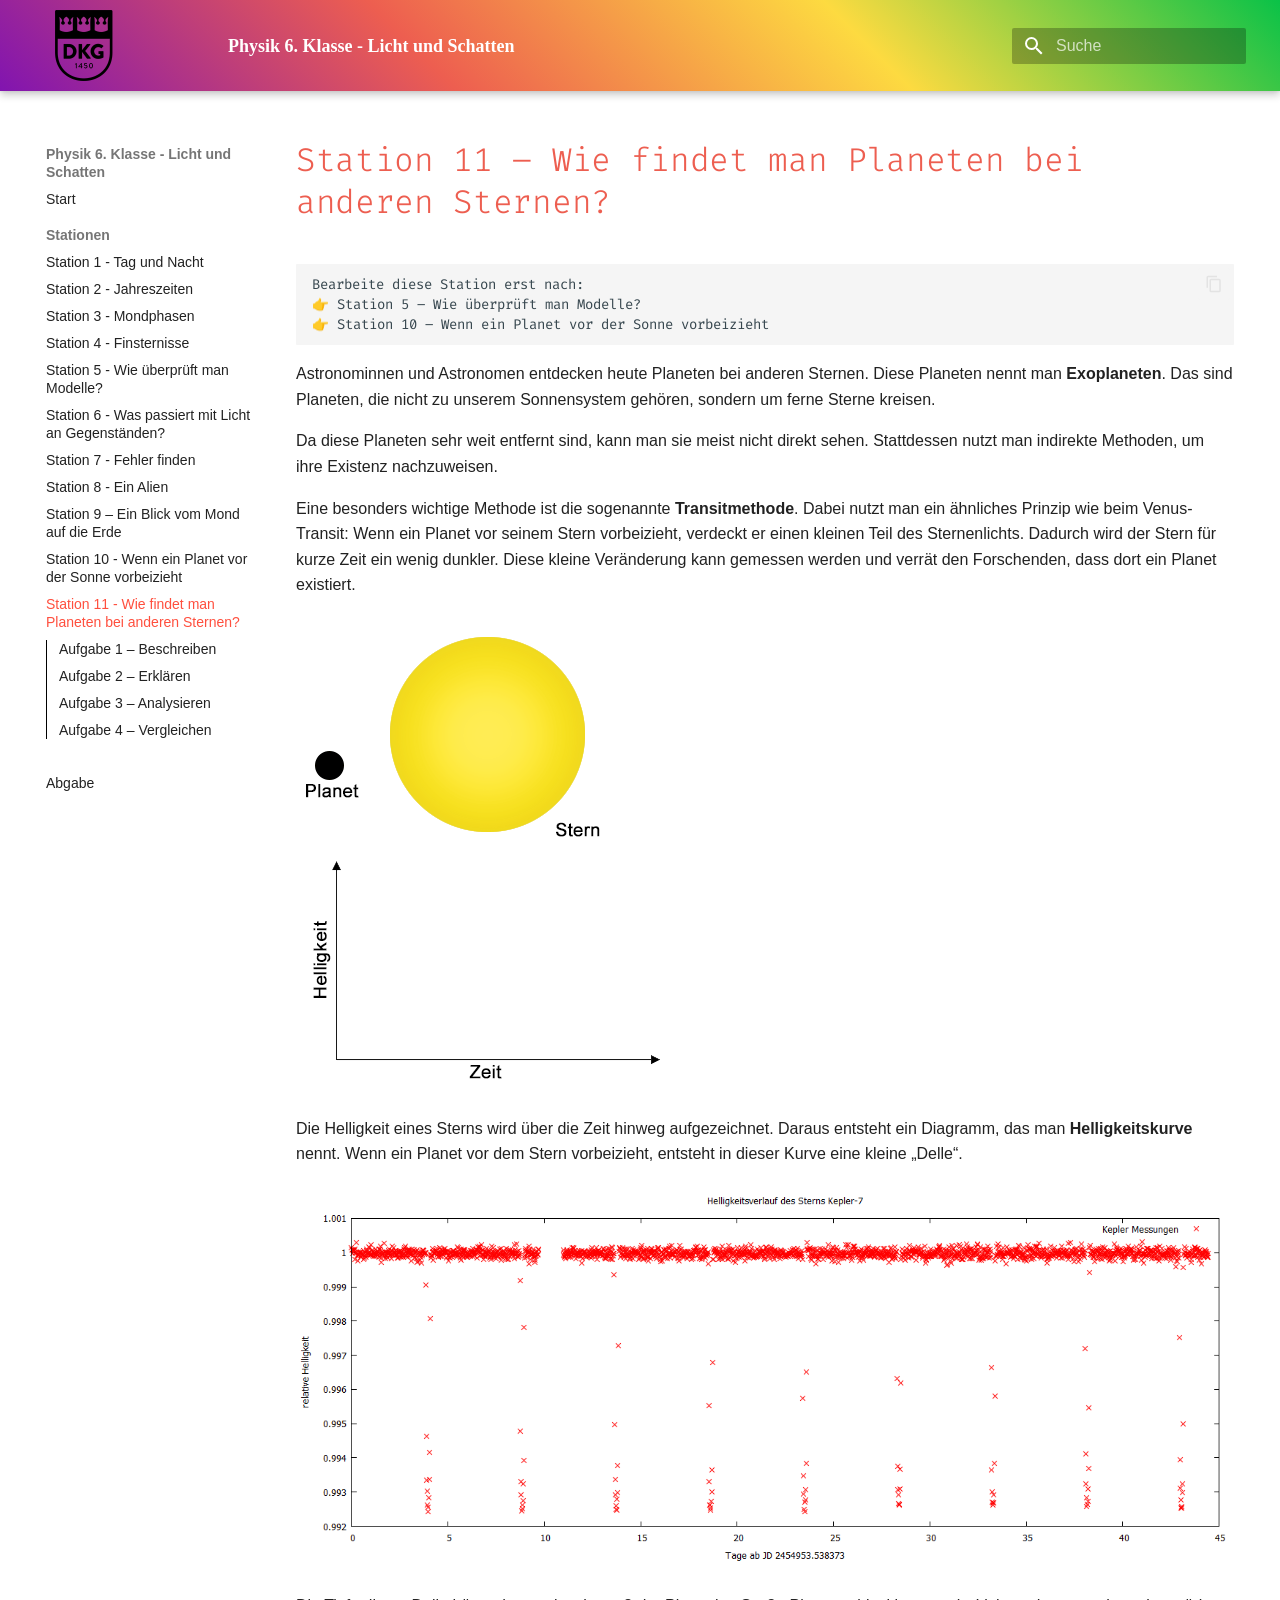
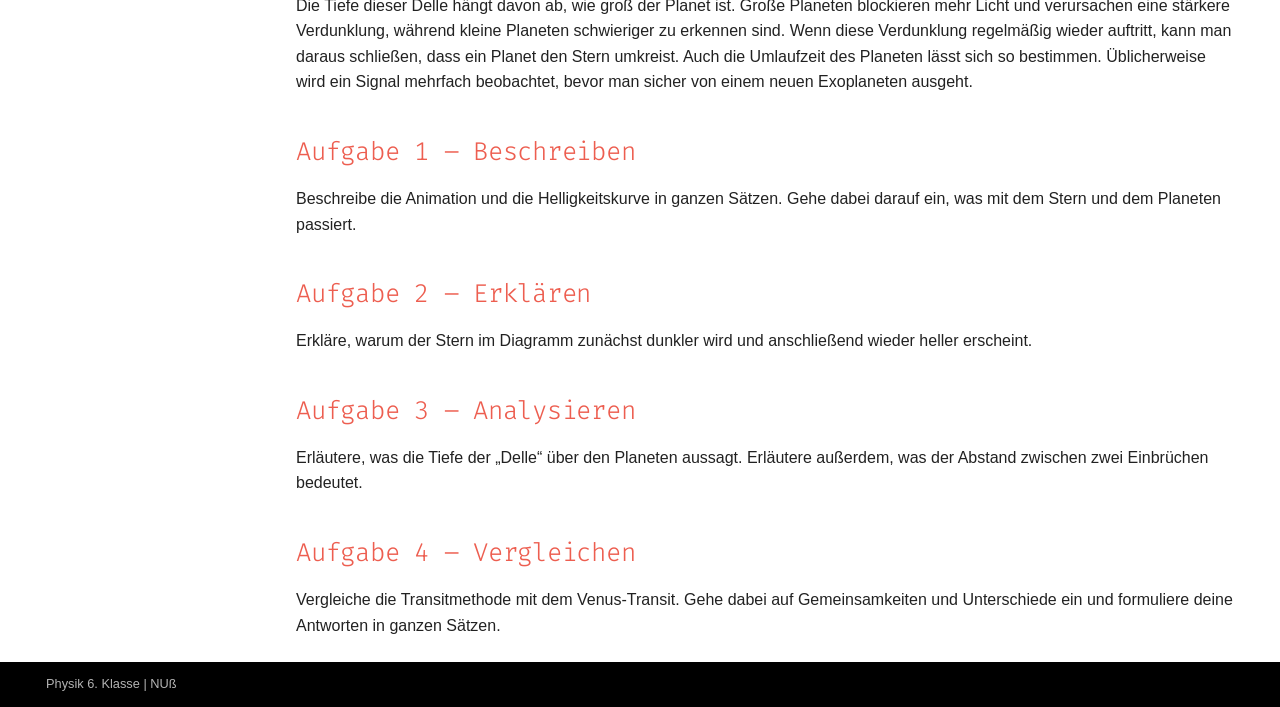
<file: stationen/station_11/index.html>
<!doctype html>
<html lang="de" class="no-js">
  <head>
    
      <meta charset="utf-8">
      <meta name="viewport" content="width=device-width,initial-scale=1">
      
      
      
        <link rel="canonical" href="https://herrnussbaum.github.io/physik_6_licht_und_schatten/stationen/station_11/">
      
      
        <link rel="prev" href="../station_10/">
      
      
        <link rel="next" href="../../abgabe_teams/">
      
      
        
      
      
      <link rel="icon" href="../../img/favicon.ico">
      <meta name="generator" content="mkdocs-1.6.1, mkdocs-material-9.7.6">
    
    
      
        <title>Station 11 - Wie findet man Planeten bei anderen Sternen? - Physik 6. Klasse - Licht und Schatten</title>
      
    
    
      <link rel="stylesheet" href="../../assets/stylesheets/main.484c7ddc.min.css">
      
        
        <link rel="stylesheet" href="../../assets/stylesheets/palette.ab4e12ef.min.css">
      
      


    
    
      
    
    
      
        
        
        <link rel="preconnect" href="https://fonts.gstatic.com" crossorigin>
        <link rel="stylesheet" href="https://fonts.googleapis.com/css?family=Roboto:300,300i,400,400i,700,700i%7CRoboto+Mono:400,400i,700,700i&display=fallback">
        <style>:root{--md-text-font:"Roboto";--md-code-font:"Roboto Mono"}</style>
      
    
    
      <link rel="stylesheet" href="../../stylesheets/fira_code.css">
    
      <link rel="stylesheet" href="../../stylesheets/extra.css">
    
    <script>__md_scope=new URL("../..",location),__md_hash=e=>[...e].reduce(((e,_)=>(e<<5)-e+_.charCodeAt(0)),0),__md_get=(e,_=localStorage,t=__md_scope)=>JSON.parse(_.getItem(t.pathname+"."+e)),__md_set=(e,_,t=localStorage,a=__md_scope)=>{try{t.setItem(a.pathname+"."+e,JSON.stringify(_))}catch(e){}}</script>
    
      

    
    
  </head>
  
  
    
    
    
    
    
    <body dir="ltr" data-md-color-scheme="default" data-md-color-primary="custom" data-md-color-accent="custom">
  
    
    <input class="md-toggle" data-md-toggle="drawer" type="checkbox" id="__drawer" autocomplete="off">
    <input class="md-toggle" data-md-toggle="search" type="checkbox" id="__search" autocomplete="off">
    <label class="md-overlay" for="__drawer"></label>
    <div data-md-component="skip">
      
        
        <a href="#station-11-wie-findet-man-planeten-bei-anderen-sternen" class="md-skip">
          Zum Inhalt
        </a>
      
    </div>
    <div data-md-component="announce">
      
    </div>
    
    
      

  

<header class="md-header md-header--shadow" data-md-component="header">
  <nav class="md-header__inner md-grid" aria-label="Kopfzeile">
    <a href="../.." title="Physik 6. Klasse - Licht und Schatten" class="md-header__button md-logo" aria-label="Physik 6. Klasse - Licht und Schatten" data-md-component="logo">
      
  <img src="../../img/Logo_klein.png" alt="logo">

    </a>
    <label class="md-header__button md-icon" for="__drawer">
      
      <svg xmlns="http://www.w3.org/2000/svg" viewBox="0 0 24 24"><path d="M3 6h18v2H3zm0 5h18v2H3zm0 5h18v2H3z"/></svg>
    </label>
    <div class="md-header__title" data-md-component="header-title">
      <div class="md-header__ellipsis">
        <div class="md-header__topic">
          <span class="md-ellipsis">
            Physik 6. Klasse - Licht und Schatten
          </span>
        </div>
        <div class="md-header__topic" data-md-component="header-topic">
          <span class="md-ellipsis">
            
              Station 11 - Wie findet man Planeten bei anderen Sternen?
            
          </span>
        </div>
      </div>
    </div>
    
      
    
    
    
    
      
      
        <label class="md-header__button md-icon" for="__search">
          
          <svg xmlns="http://www.w3.org/2000/svg" viewBox="0 0 24 24"><path d="M9.5 3A6.5 6.5 0 0 1 16 9.5c0 1.61-.59 3.09-1.56 4.23l.27.27h.79l5 5-1.5 1.5-5-5v-.79l-.27-.27A6.52 6.52 0 0 1 9.5 16 6.5 6.5 0 0 1 3 9.5 6.5 6.5 0 0 1 9.5 3m0 2C7 5 5 7 5 9.5S7 14 9.5 14 14 12 14 9.5 12 5 9.5 5"/></svg>
        </label>
        <div class="md-search" data-md-component="search" role="dialog">
  <label class="md-search__overlay" for="__search"></label>
  <div class="md-search__inner" role="search">
    <form class="md-search__form" name="search">
      <input type="text" class="md-search__input" name="query" aria-label="Suche" placeholder="Suche" autocapitalize="off" autocorrect="off" autocomplete="off" spellcheck="false" data-md-component="search-query" required>
      <label class="md-search__icon md-icon" for="__search">
        
        <svg xmlns="http://www.w3.org/2000/svg" viewBox="0 0 24 24"><path d="M9.5 3A6.5 6.5 0 0 1 16 9.5c0 1.61-.59 3.09-1.56 4.23l.27.27h.79l5 5-1.5 1.5-5-5v-.79l-.27-.27A6.52 6.52 0 0 1 9.5 16 6.5 6.5 0 0 1 3 9.5 6.5 6.5 0 0 1 9.5 3m0 2C7 5 5 7 5 9.5S7 14 9.5 14 14 12 14 9.5 12 5 9.5 5"/></svg>
        
        <svg xmlns="http://www.w3.org/2000/svg" viewBox="0 0 24 24"><path d="M20 11v2H8l5.5 5.5-1.42 1.42L4.16 12l7.92-7.92L13.5 5.5 8 11z"/></svg>
      </label>
      <nav class="md-search__options" aria-label="Suche">
        
        <button type="reset" class="md-search__icon md-icon" title="Zurücksetzen" aria-label="Zurücksetzen" tabindex="-1">
          
          <svg xmlns="http://www.w3.org/2000/svg" viewBox="0 0 24 24"><path d="M19 6.41 17.59 5 12 10.59 6.41 5 5 6.41 10.59 12 5 17.59 6.41 19 12 13.41 17.59 19 19 17.59 13.41 12z"/></svg>
        </button>
      </nav>
      
    </form>
    <div class="md-search__output">
      <div class="md-search__scrollwrap" tabindex="0" data-md-scrollfix>
        <div class="md-search-result" data-md-component="search-result">
          <div class="md-search-result__meta">
            Suche wird initialisiert
          </div>
          <ol class="md-search-result__list" role="presentation"></ol>
        </div>
      </div>
    </div>
  </div>
</div>
      
    
    
  </nav>
  
</header>
    
    <div class="md-container" data-md-component="container">
      
      
        
          
        
      
      <main class="md-main" data-md-component="main">
        <div class="md-main__inner md-grid">
          
            
              
              <div class="md-sidebar md-sidebar--primary" data-md-component="sidebar" data-md-type="navigation" >
                <div class="md-sidebar__scrollwrap">
                  <div class="md-sidebar__inner">
                    



  

<nav class="md-nav md-nav--primary md-nav--integrated" aria-label="Navigation" data-md-level="0">
  <label class="md-nav__title" for="__drawer">
    <a href="../.." title="Physik 6. Klasse - Licht und Schatten" class="md-nav__button md-logo" aria-label="Physik 6. Klasse - Licht und Schatten" data-md-component="logo">
      
  <img src="../../img/Logo_klein.png" alt="logo">

    </a>
    Physik 6. Klasse - Licht und Schatten
  </label>
  
  <ul class="md-nav__list" data-md-scrollfix>
    
      
      
  
  
  
  
    <li class="md-nav__item">
      <a href="../.." class="md-nav__link">
        
  
  
  <span class="md-ellipsis">
    
  
    Start
  

    
  </span>
  
  

      </a>
    </li>
  

    
      
      
  
  
    
  
  
  
    
    
    
    
      
        
        
      
    
    
    <li class="md-nav__item md-nav__item--active md-nav__item--section md-nav__item--nested">
      
        
        
        <input class="md-nav__toggle md-toggle " type="checkbox" id="__nav_2" checked>
        
          
          <label class="md-nav__link" for="__nav_2" id="__nav_2_label" tabindex="">
            
  
  
  <span class="md-ellipsis">
    
  
    Stationen
  

    
  </span>
  
  

            <span class="md-nav__icon md-icon"></span>
          </label>
        
        <nav class="md-nav" data-md-level="1" aria-labelledby="__nav_2_label" aria-expanded="true">
          <label class="md-nav__title" for="__nav_2">
            <span class="md-nav__icon md-icon"></span>
            
  
    Stationen
  

          </label>
          <ul class="md-nav__list" data-md-scrollfix>
            
              
                
  
  
  
  
    <li class="md-nav__item">
      <a href="../station_01/" class="md-nav__link">
        
  
  
  <span class="md-ellipsis">
    
  
    Station 1 - Tag und Nacht
  

    
  </span>
  
  

      </a>
    </li>
  

              
            
              
                
  
  
  
  
    <li class="md-nav__item">
      <a href="../station_02/" class="md-nav__link">
        
  
  
  <span class="md-ellipsis">
    
  
    Station 2 - Jahreszeiten
  

    
  </span>
  
  

      </a>
    </li>
  

              
            
              
                
  
  
  
  
    <li class="md-nav__item">
      <a href="../station_03/" class="md-nav__link">
        
  
  
  <span class="md-ellipsis">
    
  
    Station 3 - Mondphasen
  

    
  </span>
  
  

      </a>
    </li>
  

              
            
              
                
  
  
  
  
    <li class="md-nav__item">
      <a href="../station_04/" class="md-nav__link">
        
  
  
  <span class="md-ellipsis">
    
  
    Station 4 - Finsternisse
  

    
  </span>
  
  

      </a>
    </li>
  

              
            
              
                
  
  
  
  
    <li class="md-nav__item">
      <a href="../station_05/" class="md-nav__link">
        
  
  
  <span class="md-ellipsis">
    
  
    Station 5 - Wie überprüft man Modelle?
  

    
  </span>
  
  

      </a>
    </li>
  

              
            
              
                
  
  
  
  
    <li class="md-nav__item">
      <a href="../station_06/" class="md-nav__link">
        
  
  
  <span class="md-ellipsis">
    
  
    Station 6 - Was passiert mit Licht an Gegenständen?
  

    
  </span>
  
  

      </a>
    </li>
  

              
            
              
                
  
  
  
  
    <li class="md-nav__item">
      <a href="../station_07/" class="md-nav__link">
        
  
  
  <span class="md-ellipsis">
    
  
    Station 7 - Fehler finden
  

    
  </span>
  
  

      </a>
    </li>
  

              
            
              
                
  
  
  
  
    <li class="md-nav__item">
      <a href="../station_08/" class="md-nav__link">
        
  
  
  <span class="md-ellipsis">
    
  
    Station 8 - Ein Alien
  

    
  </span>
  
  

      </a>
    </li>
  

              
            
              
                
  
  
  
  
    <li class="md-nav__item">
      <a href="../station_09/" class="md-nav__link">
        
  
  
  <span class="md-ellipsis">
    
  
    Station 9 – Ein Blick vom Mond auf die Erde
  

    
  </span>
  
  

      </a>
    </li>
  

              
            
              
                
  
  
  
  
    <li class="md-nav__item">
      <a href="../station_10/" class="md-nav__link">
        
  
  
  <span class="md-ellipsis">
    
  
    Station 10 - Wenn ein Planet vor der Sonne vorbeizieht
  

    
  </span>
  
  

      </a>
    </li>
  

              
            
              
                
  
  
    
  
  
  
    <li class="md-nav__item md-nav__item--active">
      
      <input class="md-nav__toggle md-toggle" type="checkbox" id="__toc">
      
      
        
      
      
        <label class="md-nav__link md-nav__link--active" for="__toc">
          
  
  
  <span class="md-ellipsis">
    
  
    Station 11 - Wie findet man Planeten bei anderen Sternen?
  

    
  </span>
  
  

          <span class="md-nav__icon md-icon"></span>
        </label>
      
      <a href="./" class="md-nav__link md-nav__link--active">
        
  
  
  <span class="md-ellipsis">
    
  
    Station 11 - Wie findet man Planeten bei anderen Sternen?
  

    
  </span>
  
  

      </a>
      
        

<nav class="md-nav md-nav--secondary" aria-label="Inhaltsverzeichnis">
  
  
  
    
  
  
    <label class="md-nav__title" for="__toc">
      <span class="md-nav__icon md-icon"></span>
      Inhaltsverzeichnis
    </label>
    <ul class="md-nav__list" data-md-component="toc" data-md-scrollfix>
      
        <li class="md-nav__item">
  <a href="#aufgabe-1-beschreiben" class="md-nav__link">
    <span class="md-ellipsis">
      
        Aufgabe 1 – Beschreiben
      
    </span>
  </a>
  
</li>
      
        <li class="md-nav__item">
  <a href="#aufgabe-2-erklaren" class="md-nav__link">
    <span class="md-ellipsis">
      
        Aufgabe 2 – Erklären
      
    </span>
  </a>
  
</li>
      
        <li class="md-nav__item">
  <a href="#aufgabe-3-analysieren" class="md-nav__link">
    <span class="md-ellipsis">
      
        Aufgabe 3 – Analysieren
      
    </span>
  </a>
  
</li>
      
        <li class="md-nav__item">
  <a href="#aufgabe-4-vergleichen" class="md-nav__link">
    <span class="md-ellipsis">
      
        Aufgabe 4 – Vergleichen
      
    </span>
  </a>
  
</li>
      
    </ul>
  
</nav>
      
    </li>
  

              
            
          </ul>
        </nav>
      
    </li>
  

    
      
      
  
  
  
  
    <li class="md-nav__item">
      <a href="../../abgabe_teams/" class="md-nav__link">
        
  
  
  <span class="md-ellipsis">
    
  
    Abgabe
  

    
  </span>
  
  

      </a>
    </li>
  

    
  </ul>
</nav>
                  </div>
                </div>
              </div>
            
            
          
          
            <div class="md-content" data-md-component="content">
              
              <article class="md-content__inner md-typeset">
                
                  



<h1 id="station-11-wie-findet-man-planeten-bei-anderen-sternen">Station 11 – Wie findet man Planeten bei anderen Sternen?</h1>
<div class="highlight" style="background: #f8f8f8"><pre style="line-height: 125%;"><span></span><code>Bearbeite diese Station erst nach:
👉 Station 5 – Wie überprüft man Modelle?
👉 Station 10 – Wenn ein Planet vor der Sonne vorbeizieht
</code></pre></div>
<p>Astronominnen und Astronomen entdecken heute Planeten bei anderen Sternen. Diese Planeten nennt man <strong>Exoplaneten</strong>. Das sind Planeten, die nicht zu unserem Sonnensystem gehören, sondern um ferne Sterne kreisen.</p>
<p>Da diese Planeten sehr weit entfernt sind, kann man sie meist nicht direkt sehen. Stattdessen nutzt man indirekte Methoden, um ihre Existenz nachzuweisen.</p>
<p>Eine besonders wichtige Methode ist die sogenannte <strong>Transitmethode</strong>. Dabei nutzt man ein ähnliches Prinzip wie beim Venus-Transit: Wenn ein Planet vor seinem Stern vorbeizieht, verdeckt er einen kleinen Teil des Sternenlichts. Dadurch wird der Stern für kurze Zeit ein wenig dunkler. Diese kleine Veränderung kann gemessen werden und verrät den Forschenden, dass dort ein Planet existiert.</p>
<p><img alt="Transit-Methode" src="../../img/Transitkurve_animiert.gif" /></p>
<p>Die Helligkeit eines Sterns wird über die Zeit hinweg aufgezeichnet. Daraus entsteht ein Diagramm, das man <strong>Helligkeitskurve</strong> nennt. Wenn ein Planet vor dem Stern vorbeizieht, entsteht in dieser Kurve eine kleine „Delle“.</p>
<p><img alt="Lichtkurve" src="../../img/Helligkeitskurve.png" /></p>
<p>Die Tiefe dieser Delle hängt davon ab, wie groß der Planet ist. Große Planeten blockieren mehr Licht und verursachen eine stärkere Verdunklung, während kleine Planeten schwieriger zu erkennen sind. Wenn diese Verdunklung regelmäßig wieder auftritt, kann man daraus schließen, dass ein Planet den Stern umkreist. Auch die Umlaufzeit des Planeten lässt sich so bestimmen. Üblicherweise wird ein Signal mehrfach beobachtet, bevor man sicher von einem neuen Exoplaneten ausgeht.</p>
<h2 id="aufgabe-1-beschreiben">Aufgabe 1 – Beschreiben</h2>
<p>Beschreibe die Animation und die Helligkeitskurve in ganzen Sätzen. Gehe dabei darauf ein, was mit dem Stern und dem Planeten passiert.</p>
<h2 id="aufgabe-2-erklaren">Aufgabe 2 – Erklären</h2>
<p>Erkläre, warum der Stern im Diagramm zunächst dunkler wird und anschließend wieder heller erscheint.</p>
<h2 id="aufgabe-3-analysieren">Aufgabe 3 – Analysieren</h2>
<p>Erläutere, was die Tiefe der „Delle“ über den Planeten aussagt. Erläutere außerdem, was der Abstand zwischen zwei Einbrüchen bedeutet.</p>
<h2 id="aufgabe-4-vergleichen">Aufgabe 4 – Vergleichen</h2>
<p>Vergleiche die Transitmethode mit dem Venus-Transit. Gehe dabei auf Gemeinsamkeiten und Unterschiede ein und formuliere deine Antworten in ganzen Sätzen.</p>












                
              </article>
            </div>
          
          
<script>var target=document.getElementById(location.hash.slice(1));target&&target.name&&(target.checked=target.name.startsWith("__tabbed_"))</script>
        </div>
        
          <button type="button" class="md-top md-icon" data-md-component="top" hidden>
  
  <svg xmlns="http://www.w3.org/2000/svg" viewBox="0 0 24 24"><path d="M13 20h-2V8l-5.5 5.5-1.42-1.42L12 4.16l7.92 7.92-1.42 1.42L13 8z"/></svg>
  Zurück zum Seitenanfang
</button>
        
      </main>
      
        <footer class="md-footer">
  
  <div class="md-footer-meta md-typeset">
    <div class="md-footer-meta__inner md-grid">
      <div class="md-copyright">
  
    <div class="md-copyright__highlight">
      Physik 6. Klasse | NUß
    </div>
  
  
</div>
      
    </div>
  </div>
</footer>
      
    </div>
    <div class="md-dialog" data-md-component="dialog">
      <div class="md-dialog__inner md-typeset"></div>
    </div>
    
    
    
      
      
      <script id="__config" type="application/json">{"annotate": null, "base": "../..", "features": ["navigation.instant", "navigation.instant.prefetch", "navigation.sections", "navigation.top", "toc.integrate", "content.code.copy"], "search": "../../assets/javascripts/workers/search.2c215733.min.js", "tags": null, "translations": {"clipboard.copied": "In Zwischenablage kopiert", "clipboard.copy": "In Zwischenablage kopieren", "search.result.more.one": "1 weiteres Suchergebnis auf dieser Seite", "search.result.more.other": "# weitere Suchergebnisse auf dieser Seite", "search.result.none": "Keine Suchergebnisse", "search.result.one": "1 Suchergebnis", "search.result.other": "# Suchergebnisse", "search.result.placeholder": "Suchbegriff eingeben", "search.result.term.missing": "Es fehlt", "select.version": "Version ausw\u00e4hlen"}, "version": null}</script>
    
    
      <script src="../../assets/javascripts/bundle.79ae519e.min.js"></script>
      
    
  </body>
</html>
</file>
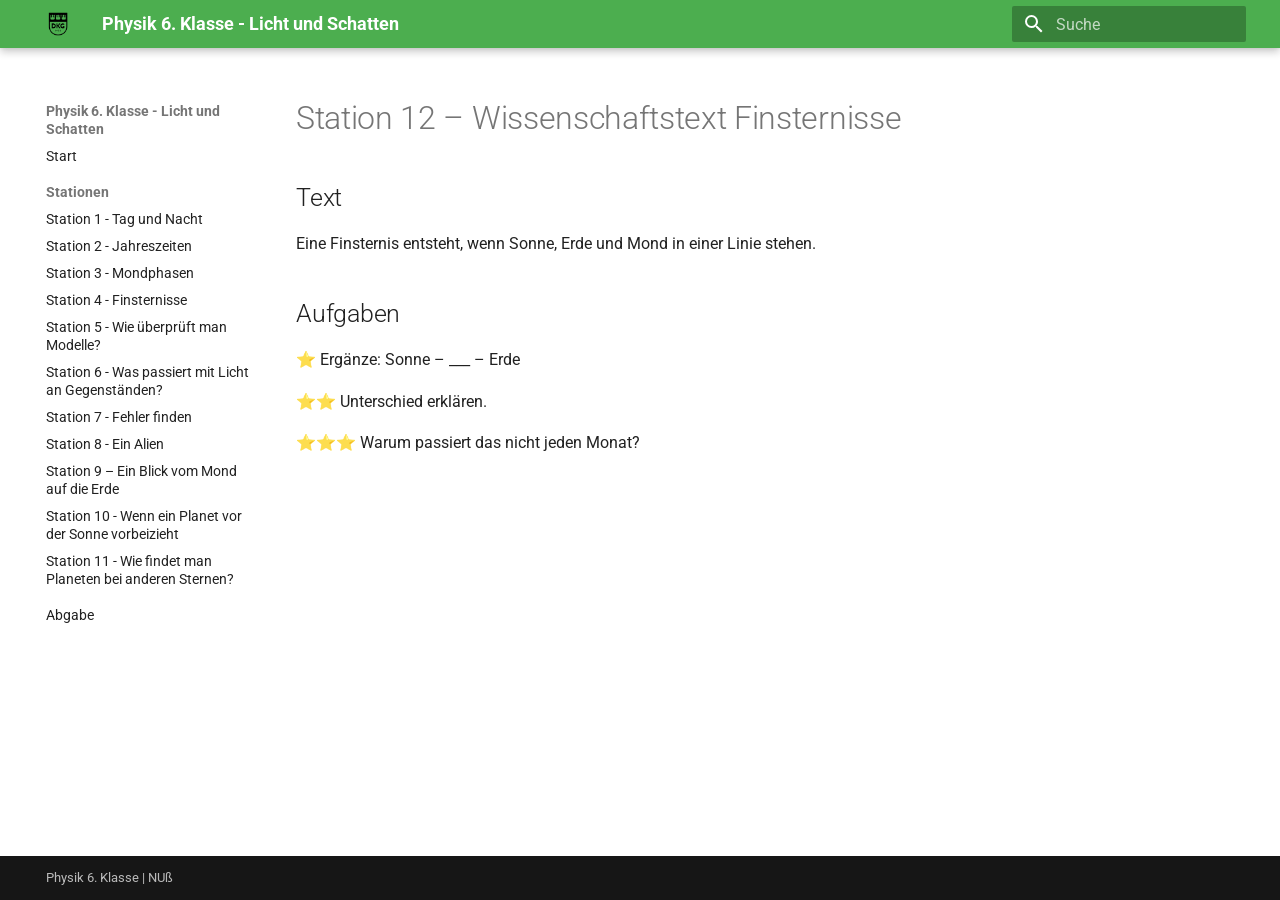
<file: stationen/station_12/index.html>
<!doctype html>
<html lang="de" class="no-js">
  <head>
    
      <meta charset="utf-8">
      <meta name="viewport" content="width=device-width,initial-scale=1">
      
      
      
        <link rel="canonical" href="https://herrnussbaum.github.io/physik_6_licht_und_schatten/stationen/station_12/">
      
      
      
      
        
      
      
      <link rel="icon" href="../../img/favicon.ico">
      <meta name="generator" content="mkdocs-1.6.1, mkdocs-material-9.7.6">
    
    
      
        <title>Station 12 – Wissenschaftstext Finsternisse - Physik 6. Klasse - Licht und Schatten</title>
      
    
    
      <link rel="stylesheet" href="../../assets/stylesheets/main.484c7ddc.min.css">
      
        
        <link rel="stylesheet" href="../../assets/stylesheets/palette.ab4e12ef.min.css">
      
      


    
    
      
    
    
      
        
        
        <link rel="preconnect" href="https://fonts.gstatic.com" crossorigin>
        <link rel="stylesheet" href="https://fonts.googleapis.com/css?family=Roboto:300,300i,400,400i,700,700i%7CRoboto+Mono:400,400i,700,700i&display=fallback">
        <style>:root{--md-text-font:"Roboto";--md-code-font:"Roboto Mono"}</style>
      
    
    
    <script>__md_scope=new URL("../..",location),__md_hash=e=>[...e].reduce(((e,_)=>(e<<5)-e+_.charCodeAt(0)),0),__md_get=(e,_=localStorage,t=__md_scope)=>JSON.parse(_.getItem(t.pathname+"."+e)),__md_set=(e,_,t=localStorage,a=__md_scope)=>{try{t.setItem(a.pathname+"."+e,JSON.stringify(_))}catch(e){}}</script>
    
      

    
    
  </head>
  
  
    
    
    
    
    
    <body dir="ltr" data-md-color-scheme="default" data-md-color-primary="green" data-md-color-accent="purple">
  
    
    <input class="md-toggle" data-md-toggle="drawer" type="checkbox" id="__drawer" autocomplete="off">
    <input class="md-toggle" data-md-toggle="search" type="checkbox" id="__search" autocomplete="off">
    <label class="md-overlay" for="__drawer"></label>
    <div data-md-component="skip">
      
        
        <a href="#station-12-wissenschaftstext-finsternisse" class="md-skip">
          Zum Inhalt
        </a>
      
    </div>
    <div data-md-component="announce">
      
    </div>
    
    
      

  

<header class="md-header md-header--shadow" data-md-component="header">
  <nav class="md-header__inner md-grid" aria-label="Kopfzeile">
    <a href="../.." title="Physik 6. Klasse - Licht und Schatten" class="md-header__button md-logo" aria-label="Physik 6. Klasse - Licht und Schatten" data-md-component="logo">
      
  <img src="../../img/Logo_klein.png" alt="logo">

    </a>
    <label class="md-header__button md-icon" for="__drawer">
      
      <svg xmlns="http://www.w3.org/2000/svg" viewBox="0 0 24 24"><path d="M3 6h18v2H3zm0 5h18v2H3zm0 5h18v2H3z"/></svg>
    </label>
    <div class="md-header__title" data-md-component="header-title">
      <div class="md-header__ellipsis">
        <div class="md-header__topic">
          <span class="md-ellipsis">
            Physik 6. Klasse - Licht und Schatten
          </span>
        </div>
        <div class="md-header__topic" data-md-component="header-topic">
          <span class="md-ellipsis">
            
              Station 12 – Wissenschaftstext Finsternisse
            
          </span>
        </div>
      </div>
    </div>
    
      
    
    
    
    
      
      
        <label class="md-header__button md-icon" for="__search">
          
          <svg xmlns="http://www.w3.org/2000/svg" viewBox="0 0 24 24"><path d="M9.5 3A6.5 6.5 0 0 1 16 9.5c0 1.61-.59 3.09-1.56 4.23l.27.27h.79l5 5-1.5 1.5-5-5v-.79l-.27-.27A6.52 6.52 0 0 1 9.5 16 6.5 6.5 0 0 1 3 9.5 6.5 6.5 0 0 1 9.5 3m0 2C7 5 5 7 5 9.5S7 14 9.5 14 14 12 14 9.5 12 5 9.5 5"/></svg>
        </label>
        <div class="md-search" data-md-component="search" role="dialog">
  <label class="md-search__overlay" for="__search"></label>
  <div class="md-search__inner" role="search">
    <form class="md-search__form" name="search">
      <input type="text" class="md-search__input" name="query" aria-label="Suche" placeholder="Suche" autocapitalize="off" autocorrect="off" autocomplete="off" spellcheck="false" data-md-component="search-query" required>
      <label class="md-search__icon md-icon" for="__search">
        
        <svg xmlns="http://www.w3.org/2000/svg" viewBox="0 0 24 24"><path d="M9.5 3A6.5 6.5 0 0 1 16 9.5c0 1.61-.59 3.09-1.56 4.23l.27.27h.79l5 5-1.5 1.5-5-5v-.79l-.27-.27A6.52 6.52 0 0 1 9.5 16 6.5 6.5 0 0 1 3 9.5 6.5 6.5 0 0 1 9.5 3m0 2C7 5 5 7 5 9.5S7 14 9.5 14 14 12 14 9.5 12 5 9.5 5"/></svg>
        
        <svg xmlns="http://www.w3.org/2000/svg" viewBox="0 0 24 24"><path d="M20 11v2H8l5.5 5.5-1.42 1.42L4.16 12l7.92-7.92L13.5 5.5 8 11z"/></svg>
      </label>
      <nav class="md-search__options" aria-label="Suche">
        
        <button type="reset" class="md-search__icon md-icon" title="Zurücksetzen" aria-label="Zurücksetzen" tabindex="-1">
          
          <svg xmlns="http://www.w3.org/2000/svg" viewBox="0 0 24 24"><path d="M19 6.41 17.59 5 12 10.59 6.41 5 5 6.41 10.59 12 5 17.59 6.41 19 12 13.41 17.59 19 19 17.59 13.41 12z"/></svg>
        </button>
      </nav>
      
    </form>
    <div class="md-search__output">
      <div class="md-search__scrollwrap" tabindex="0" data-md-scrollfix>
        <div class="md-search-result" data-md-component="search-result">
          <div class="md-search-result__meta">
            Suche wird initialisiert
          </div>
          <ol class="md-search-result__list" role="presentation"></ol>
        </div>
      </div>
    </div>
  </div>
</div>
      
    
    
  </nav>
  
</header>
    
    <div class="md-container" data-md-component="container">
      
      
        
          
        
      
      <main class="md-main" data-md-component="main">
        <div class="md-main__inner md-grid">
          
            
              
              <div class="md-sidebar md-sidebar--primary" data-md-component="sidebar" data-md-type="navigation" >
                <div class="md-sidebar__scrollwrap">
                  <div class="md-sidebar__inner">
                    



  

<nav class="md-nav md-nav--primary md-nav--integrated" aria-label="Navigation" data-md-level="0">
  <label class="md-nav__title" for="__drawer">
    <a href="../.." title="Physik 6. Klasse - Licht und Schatten" class="md-nav__button md-logo" aria-label="Physik 6. Klasse - Licht und Schatten" data-md-component="logo">
      
  <img src="../../img/Logo_klein.png" alt="logo">

    </a>
    Physik 6. Klasse - Licht und Schatten
  </label>
  
  <ul class="md-nav__list" data-md-scrollfix>
    
      
      
  
  
  
  
    <li class="md-nav__item">
      <a href="../.." class="md-nav__link">
        
  
  
  <span class="md-ellipsis">
    
  
    Start
  

    
  </span>
  
  

      </a>
    </li>
  

    
      
      
  
  
  
  
    
    
    
    
      
        
        
      
    
    
    <li class="md-nav__item md-nav__item--section md-nav__item--nested">
      
        
        
        <input class="md-nav__toggle md-toggle " type="checkbox" id="__nav_2" >
        
          
          <label class="md-nav__link" for="__nav_2" id="__nav_2_label" tabindex="">
            
  
  
  <span class="md-ellipsis">
    
  
    Stationen
  

    
  </span>
  
  

            <span class="md-nav__icon md-icon"></span>
          </label>
        
        <nav class="md-nav" data-md-level="1" aria-labelledby="__nav_2_label" aria-expanded="false">
          <label class="md-nav__title" for="__nav_2">
            <span class="md-nav__icon md-icon"></span>
            
  
    Stationen
  

          </label>
          <ul class="md-nav__list" data-md-scrollfix>
            
              
                
  
  
  
  
    <li class="md-nav__item">
      <a href="../station_01/" class="md-nav__link">
        
  
  
  <span class="md-ellipsis">
    
  
    Station 1 - Tag und Nacht
  

    
  </span>
  
  

      </a>
    </li>
  

              
            
              
                
  
  
  
  
    <li class="md-nav__item">
      <a href="../station_02/" class="md-nav__link">
        
  
  
  <span class="md-ellipsis">
    
  
    Station 2 - Jahreszeiten
  

    
  </span>
  
  

      </a>
    </li>
  

              
            
              
                
  
  
  
  
    <li class="md-nav__item">
      <a href="../station_03/" class="md-nav__link">
        
  
  
  <span class="md-ellipsis">
    
  
    Station 3 - Mondphasen
  

    
  </span>
  
  

      </a>
    </li>
  

              
            
              
                
  
  
  
  
    <li class="md-nav__item">
      <a href="../station_04/" class="md-nav__link">
        
  
  
  <span class="md-ellipsis">
    
  
    Station 4 - Finsternisse
  

    
  </span>
  
  

      </a>
    </li>
  

              
            
              
                
  
  
  
  
    <li class="md-nav__item">
      <a href="../station_05/" class="md-nav__link">
        
  
  
  <span class="md-ellipsis">
    
  
    Station 5 - Wie überprüft man Modelle?
  

    
  </span>
  
  

      </a>
    </li>
  

              
            
              
                
  
  
  
  
    <li class="md-nav__item">
      <a href="../station_06/" class="md-nav__link">
        
  
  
  <span class="md-ellipsis">
    
  
    Station 6 - Was passiert mit Licht an Gegenständen?
  

    
  </span>
  
  

      </a>
    </li>
  

              
            
              
                
  
  
  
  
    <li class="md-nav__item">
      <a href="../station_07/" class="md-nav__link">
        
  
  
  <span class="md-ellipsis">
    
  
    Station 7 - Fehler finden
  

    
  </span>
  
  

      </a>
    </li>
  

              
            
              
                
  
  
  
  
    <li class="md-nav__item">
      <a href="../station_08/" class="md-nav__link">
        
  
  
  <span class="md-ellipsis">
    
  
    Station 8 - Ein Alien
  

    
  </span>
  
  

      </a>
    </li>
  

              
            
              
                
  
  
  
  
    <li class="md-nav__item">
      <a href="../station_09/" class="md-nav__link">
        
  
  
  <span class="md-ellipsis">
    
  
    Station 9 – Ein Blick vom Mond auf die Erde
  

    
  </span>
  
  

      </a>
    </li>
  

              
            
              
                
  
  
  
  
    <li class="md-nav__item">
      <a href="../station_10/" class="md-nav__link">
        
  
  
  <span class="md-ellipsis">
    
  
    Station 10 - Wenn ein Planet vor der Sonne vorbeizieht
  

    
  </span>
  
  

      </a>
    </li>
  

              
            
              
                
  
  
  
  
    <li class="md-nav__item">
      <a href="../station_11/" class="md-nav__link">
        
  
  
  <span class="md-ellipsis">
    
  
    Station 11 - Wie findet man Planeten bei anderen Sternen?
  

    
  </span>
  
  

      </a>
    </li>
  

              
            
          </ul>
        </nav>
      
    </li>
  

    
      
      
  
  
  
  
    <li class="md-nav__item">
      <a href="../../abgabe_teams/" class="md-nav__link">
        
  
  
  <span class="md-ellipsis">
    
  
    Abgabe
  

    
  </span>
  
  

      </a>
    </li>
  

    
  </ul>
</nav>
                  </div>
                </div>
              </div>
            
            
          
          
            <div class="md-content" data-md-component="content">
              
              <article class="md-content__inner md-typeset">
                
                  



<h1 id="station-12-wissenschaftstext-finsternisse">Station 12 – Wissenschaftstext Finsternisse</h1>
<h2 id="text">Text</h2>
<p>Eine Finsternis entsteht, wenn Sonne, Erde und Mond in einer Linie stehen.</p>
<h2 id="aufgaben">Aufgaben</h2>
<p>⭐ Ergänze:
Sonne – ___ – Erde</p>
<p>⭐⭐ Unterschied erklären.</p>
<p>⭐⭐⭐ Warum passiert das nicht jeden Monat?</p>












                
              </article>
            </div>
          
          
<script>var target=document.getElementById(location.hash.slice(1));target&&target.name&&(target.checked=target.name.startsWith("__tabbed_"))</script>
        </div>
        
          <button type="button" class="md-top md-icon" data-md-component="top" hidden>
  
  <svg xmlns="http://www.w3.org/2000/svg" viewBox="0 0 24 24"><path d="M13 20h-2V8l-5.5 5.5-1.42-1.42L12 4.16l7.92 7.92-1.42 1.42L13 8z"/></svg>
  Zurück zum Seitenanfang
</button>
        
      </main>
      
        <footer class="md-footer">
  
  <div class="md-footer-meta md-typeset">
    <div class="md-footer-meta__inner md-grid">
      <div class="md-copyright">
  
    <div class="md-copyright__highlight">
      Physik 6. Klasse | NUß
    </div>
  
  
</div>
      
    </div>
  </div>
</footer>
      
    </div>
    <div class="md-dialog" data-md-component="dialog">
      <div class="md-dialog__inner md-typeset"></div>
    </div>
    
    
    
      
      
      <script id="__config" type="application/json">{"annotate": null, "base": "../..", "features": ["navigation.instant", "navigation.instant.prefetch", "navigation.sections", "navigation.top", "toc.integrate", "content.code.copy"], "search": "../../assets/javascripts/workers/search.2c215733.min.js", "tags": null, "translations": {"clipboard.copied": "In Zwischenablage kopiert", "clipboard.copy": "In Zwischenablage kopieren", "search.result.more.one": "1 weiteres Suchergebnis auf dieser Seite", "search.result.more.other": "# weitere Suchergebnisse auf dieser Seite", "search.result.none": "Keine Suchergebnisse", "search.result.one": "1 Suchergebnis", "search.result.other": "# Suchergebnisse", "search.result.placeholder": "Suchbegriff eingeben", "search.result.term.missing": "Es fehlt", "select.version": "Version ausw\u00e4hlen"}, "version": null}</script>
    
    
      <script src="../../assets/javascripts/bundle.79ae519e.min.js"></script>
      
    
  </body>
</html>
</file>
<file: stylesheets/fira_code.css>
@font-face {
  font-family: 'Fira Code';
  src: url('../fonts/fira_code/woff2/FiraCode-Light.woff2') format('woff2'),
    url("../fonts/fira_code/woff/FiraCode-Light.woff") format("woff");
  font-weight: 300;
  font-style: normal;
}

@font-face {
  font-family: 'Fira Code';
  src: url('../fonts/fira_code/woff2/FiraCode-Regular.woff2') format('woff2'),
    url("../fonts/fira_code/woff/FiraCode-Regular.woff") format("woff");
  font-weight: 400;
  font-style: normal;
}

@font-face {
  font-family: 'Fira Code';
  src: url('../fonts/fira_code/woff2/FiraCode-Medium.woff2') format('woff2'),
    url("../fonts/fira_code/woff/FiraCode-Medium.woff") format("woff");
  font-weight: 500;
  font-style: normal;
}

@font-face {
  font-family: 'Fira Code';
  src: url('../fonts/fira_code/woff2/FiraCode-SemiBold.woff2') format('woff2'),
    url("../fonts/fira_code/woff/FiraCode-SemiBold.woff") format("woff");
  font-weight: 600;
  font-style: normal;
}

@font-face {
  font-family: 'Fira Code';
  src: url('../fonts/fira_code/woff2/FiraCode-Bold.woff2') format('woff2'),
    url("../fonts/fira_code/woff/FiraCode-Bold.woff") format("woff");
  font-weight: 700;
  font-style: normal;
}

@font-face {
  font-family: 'Fira Code VF';
  src: url('../fonts/fira_code/woff2/FiraCode-VF.woff2') format('woff2-variations'),
       url('../fonts/fira_code/woff/FiraCode-VF.woff') format('woff-variations');
  /* font-weight requires a range: https://developer.mozilla.org/en-US/docs/Web/CSS/CSS_Fonts/Variable_Fonts_Guide#Using_a_variable_font_font-face_changes */
  font-weight: 300 700;
  font-style: normal;
}
</file>
<file: stylesheets/extra.css>
:root {
  --md-text-font: "Fira Sans"; 
  --md-code-font: "Fira Code VF";
}

:root  > * {
  --md-primary-fg-color:             hsl(0, 0%, 0%);
  --md-accent-fg-color:              hsl(5.35, 81.347%, 62.157%);
  --md-accent-fg-color--transparent: hsl(5.35, 81.347%, 62.157%);
  --md-primary-bg-color:             hsl(0, 0%, 100%);
  --md-typeset-a-color:              hsl(5.35, 100%, 62.157%);
}

.md-header {
  background: linear-gradient(45deg, hsl(282 79.6% 38.4%) 0%,hsl(5.35, 81.347%, 62.157%), hsl(49 97.9% 62.2%),hsl(140 90% 40%) 100%);
}

.md-footer {
  background:                   hsl(0 0% 0%);
}


.md-header__button.md-logo {
  margin-top: 0;
  margin-bottom: 0;
  padding-top: 5;
  padding-bottom: 5;
}

.md-header__button.md-logo img,
.md-header__button.md-logo svg {
  height: 50%;
  width: 50%;
}

.md-header {
  font-family: "Fire Code VF";  
}
.md-typeset h1 {
    color:  hsl(5.35, 81.347%, 62.157%);
    font-family: "Fira Code VF";
}

.md-typeset h2 {
    color:  hsl(5.35, 81.347%, 62.157%);
    font-family: "Fira Code VF";
}

.md-typeset h3 {
    color:  hsl(5.35, 81.347%, 62.157%);
    font-family: "Fira Code VF";
}

.md-typeset h4 {
    color:  hsl(5.35, 81.347%, 62.157%);
    font-family: "Fira Code VF";
}

.md-typeset h5 {
    color:  hsl(5.35, 81.347%, 62.157%);
    font-family: "Fira Code VF";
}

.md-typeset h6 {
    color:  hsl(5.35, 81.347%, 62.157%);
    font-family: "Fira Code VF";
}
</file>
<file: assets/stylesheets/main.484c7ddc.min.css>
@charset "UTF-8";html{-webkit-text-size-adjust:none;-moz-text-size-adjust:none;text-size-adjust:none;box-sizing:border-box}*,:after,:before{box-sizing:inherit}@media (prefers-reduced-motion){*,:after,:before{transition:none!important}}body{margin:0}a,button,input,label{-webkit-tap-highlight-color:transparent}a{color:inherit;text-decoration:none}hr{border:0;box-sizing:initial;display:block;height:.05rem;overflow:visible;padding:0}small{font-size:80%}sub,sup{line-height:1em}img{border-style:none}table{border-collapse:initial;border-spacing:0}td,th{font-weight:400;vertical-align:top}button{background:#0000;border:0;font-family:inherit;font-size:inherit;margin:0;padding:0}input{border:0;outline:none}:root{--md-primary-fg-color:#4051b5;--md-primary-fg-color--light:#5d6cc0;--md-primary-fg-color--dark:#303fa1;--md-primary-bg-color:#fff;--md-primary-bg-color--light:#ffffffb3;--md-accent-fg-color:#526cfe;--md-accent-fg-color--transparent:#526cfe1a;--md-accent-bg-color:#fff;--md-accent-bg-color--light:#ffffffb3}[data-md-color-scheme=default]{color-scheme:light}[data-md-color-scheme=default] img[src$="#gh-dark-mode-only"],[data-md-color-scheme=default] img[src$="#only-dark"]{display:none}:root,[data-md-color-scheme=default]{--md-hue:225deg;--md-default-fg-color:#000000de;--md-default-fg-color--light:#0000008a;--md-default-fg-color--lighter:#00000052;--md-default-fg-color--lightest:#00000012;--md-default-bg-color:#fff;--md-default-bg-color--light:#ffffffb3;--md-default-bg-color--lighter:#ffffff4d;--md-default-bg-color--lightest:#ffffff1f;--md-code-fg-color:#36464e;--md-code-bg-color:#f5f5f5;--md-code-bg-color--light:#f5f5f5b3;--md-code-bg-color--lighter:#f5f5f54d;--md-code-hl-color:#4287ff;--md-code-hl-color--light:#4287ff1a;--md-code-hl-number-color:#d52a2a;--md-code-hl-special-color:#db1457;--md-code-hl-function-color:#a846b9;--md-code-hl-constant-color:#6e59d9;--md-code-hl-keyword-color:#3f6ec6;--md-code-hl-string-color:#1c7d4d;--md-code-hl-name-color:var(--md-code-fg-color);--md-code-hl-operator-color:var(--md-default-fg-color--light);--md-code-hl-punctuation-color:var(--md-default-fg-color--light);--md-code-hl-comment-color:var(--md-default-fg-color--light);--md-code-hl-generic-color:var(--md-default-fg-color--light);--md-code-hl-variable-color:var(--md-default-fg-color--light);--md-typeset-color:var(--md-default-fg-color);--md-typeset-a-color:var(--md-primary-fg-color);--md-typeset-del-color:#f5503d26;--md-typeset-ins-color:#0bd57026;--md-typeset-kbd-color:#fafafa;--md-typeset-kbd-accent-color:#fff;--md-typeset-kbd-border-color:#b8b8b8;--md-typeset-mark-color:#ffff0080;--md-typeset-table-color:#0000001f;--md-typeset-table-color--light:rgba(0,0,0,.035);--md-admonition-fg-color:var(--md-default-fg-color);--md-admonition-bg-color:var(--md-default-bg-color);--md-warning-fg-color:#000000de;--md-warning-bg-color:#ff9;--md-footer-fg-color:#fff;--md-footer-fg-color--light:#ffffffb3;--md-footer-fg-color--lighter:#ffffff73;--md-footer-bg-color:#000000de;--md-footer-bg-color--dark:#00000052;--md-shadow-z1:0 0.2rem 0.5rem #0000000d,0 0 0.05rem #0000001a;--md-shadow-z2:0 0.2rem 0.5rem #0000001a,0 0 0.05rem #00000040;--md-shadow-z3:0 0.2rem 0.5rem #0003,0 0 0.05rem #00000059}.md-icon svg{fill:currentcolor;display:block;height:1.2rem;width:1.2rem}body{-webkit-font-smoothing:antialiased;-moz-osx-font-smoothing:grayscale;--md-text-font-family:var(--md-text-font,_),-apple-system,BlinkMacSystemFont,Helvetica,Arial,sans-serif;--md-code-font-family:var(--md-code-font,_),SFMono-Regular,Consolas,Menlo,monospace}aside,body,input{font-feature-settings:"kern","liga";color:var(--md-typeset-color);font-family:var(--md-text-font-family)}code,kbd,pre{font-feature-settings:"kern";font-family:var(--md-code-font-family)}:root{--md-typeset-table-sort-icon:url('data:image/svg+xml;charset=utf-8,<svg xmlns="http://www.w3.org/2000/svg" viewBox="0 0 24 24"><path d="m18 21-4-4h3V7h-3l4-4 4 4h-3v10h3M2 19v-2h10v2M2 13v-2h7v2M2 7V5h4v2z"/></svg>');--md-typeset-table-sort-icon--asc:url('data:image/svg+xml;charset=utf-8,<svg xmlns="http://www.w3.org/2000/svg" viewBox="0 0 24 24"><path d="M19 17h3l-4 4-4-4h3V3h2M2 17h10v2H2M6 5v2H2V5m0 6h7v2H2z"/></svg>');--md-typeset-table-sort-icon--desc:url('data:image/svg+xml;charset=utf-8,<svg xmlns="http://www.w3.org/2000/svg" viewBox="0 0 24 24"><path d="M19 7h3l-4-4-4 4h3v14h2M2 17h10v2H2M6 5v2H2V5m0 6h7v2H2z"/></svg>')}.md-typeset{-webkit-print-color-adjust:exact;color-adjust:exact;font-size:.8rem;line-height:1.6;overflow-wrap:break-word}@media print{.md-typeset{font-size:.68rem}}.md-typeset blockquote,.md-typeset dl,.md-typeset figure,.md-typeset ol,.md-typeset pre,.md-typeset ul{margin-bottom:1em;margin-top:1em}.md-typeset h1{color:var(--md-default-fg-color--light);font-size:2em;line-height:1.3;margin:0 0 1.25em}.md-typeset h1,.md-typeset h2{font-weight:300;letter-spacing:-.01em}.md-typeset h2{font-size:1.5625em;line-height:1.4;margin:1.6em 0 .64em}.md-typeset h3{font-size:1.25em;font-weight:400;letter-spacing:-.01em;line-height:1.5;margin:1.6em 0 .8em}.md-typeset h2+h3{margin-top:.8em}.md-typeset h4{font-weight:700;letter-spacing:-.01em;margin:1em 0}.md-typeset h5,.md-typeset h6{color:var(--md-default-fg-color--light);font-size:.8em;font-weight:700;letter-spacing:-.01em;margin:1.25em 0}.md-typeset h5{text-transform:uppercase}.md-typeset h5 code{text-transform:none}.md-typeset hr{border-bottom:.05rem solid var(--md-default-fg-color--lightest);display:flow-root;margin:1.5em 0}.md-typeset a{color:var(--md-typeset-a-color);word-break:break-word}.md-typeset a,.md-typeset a:before{transition:color 125ms}.md-typeset a:focus,.md-typeset a:hover{color:var(--md-accent-fg-color)}.md-typeset a:focus code,.md-typeset a:hover code{background-color:var(--md-accent-fg-color--transparent);color:var(--md-accent-fg-color)}.md-typeset a code{color:var(--md-typeset-a-color)}.md-typeset a.focus-visible{outline-color:var(--md-accent-fg-color);outline-offset:.2rem}.md-typeset code,.md-typeset kbd,.md-typeset pre{color:var(--md-code-fg-color);direction:ltr;font-variant-ligatures:none;transition:background-color 125ms}@media print{.md-typeset code,.md-typeset kbd,.md-typeset pre{white-space:pre-wrap}}.md-typeset code{background-color:var(--md-code-bg-color);border-radius:.1rem;-webkit-box-decoration-break:clone;box-decoration-break:clone;font-size:.85em;padding:0 .2941176471em;transition:color 125ms,background-color 125ms;word-break:break-word}.md-typeset code:not(.focus-visible){-webkit-tap-highlight-color:transparent;outline:none}.md-typeset pre{display:flow-root;line-height:1.4;position:relative}.md-typeset pre>code{-webkit-box-decoration-break:slice;box-decoration-break:slice;box-shadow:none;display:block;margin:0;outline-color:var(--md-accent-fg-color);overflow:auto;padding:.7720588235em 1.1764705882em;scrollbar-color:var(--md-default-fg-color--lighter) #0000;scrollbar-width:thin;touch-action:auto;word-break:normal}.md-typeset pre>code:hover{scrollbar-color:var(--md-accent-fg-color) #0000}.md-typeset pre>code::-webkit-scrollbar{height:.2rem;width:.2rem}.md-typeset pre>code::-webkit-scrollbar-thumb{background-color:var(--md-default-fg-color--lighter)}.md-typeset pre>code::-webkit-scrollbar-thumb:hover{background-color:var(--md-accent-fg-color)}.md-typeset kbd{background-color:var(--md-typeset-kbd-color);border-radius:.1rem;box-shadow:0 .1rem 0 .05rem var(--md-typeset-kbd-border-color),0 .1rem 0 var(--md-typeset-kbd-border-color),0 -.1rem .2rem var(--md-typeset-kbd-accent-color) inset;color:var(--md-default-fg-color);display:inline-block;font-size:.75em;padding:0 .6666666667em;vertical-align:text-top;word-break:break-word}.md-typeset mark{background-color:var(--md-typeset-mark-color);-webkit-box-decoration-break:clone;box-decoration-break:clone;color:inherit;word-break:break-word}.md-typeset abbr{cursor:help;text-decoration:none}.md-typeset [data-preview],.md-typeset abbr{border-bottom:.05rem dotted var(--md-default-fg-color--light)}.md-typeset small{opacity:.75}[dir=ltr] .md-typeset sub,[dir=ltr] .md-typeset sup{margin-left:.078125em}[dir=rtl] .md-typeset sub,[dir=rtl] .md-typeset sup{margin-right:.078125em}[dir=ltr] .md-typeset blockquote{padding-left:.6rem}[dir=rtl] .md-typeset blockquote{padding-right:.6rem}[dir=ltr] .md-typeset blockquote{border-left:.2rem solid var(--md-default-fg-color--lighter)}[dir=rtl] .md-typeset blockquote{border-right:.2rem solid var(--md-default-fg-color--lighter)}.md-typeset blockquote{color:var(--md-default-fg-color--light);margin-left:0;margin-right:0}.md-typeset ul{list-style-type:disc}.md-typeset ul[type]{list-style-type:revert-layer}[dir=ltr] .md-typeset ol,[dir=ltr] .md-typeset ul{margin-left:.625em}[dir=rtl] .md-typeset ol,[dir=rtl] .md-typeset ul{margin-right:.625em}.md-typeset ol,.md-typeset ul{padding:0}.md-typeset ol:not([hidden]),.md-typeset ul:not([hidden]){display:flow-root}.md-typeset ol ol,.md-typeset ul ol{list-style-type:lower-alpha}.md-typeset ol ol ol,.md-typeset ul ol ol{list-style-type:lower-roman}.md-typeset ol ol ol ol,.md-typeset ul ol ol ol{list-style-type:upper-alpha}.md-typeset ol ol ol ol ol,.md-typeset ul ol ol ol ol{list-style-type:upper-roman}.md-typeset ol[type],.md-typeset ul[type]{list-style-type:revert-layer}[dir=ltr] .md-typeset ol li,[dir=ltr] .md-typeset ul li{margin-left:1.25em}[dir=rtl] .md-typeset ol li,[dir=rtl] .md-typeset ul li{margin-right:1.25em}.md-typeset ol li,.md-typeset ul li{margin-bottom:.5em}.md-typeset ol li blockquote,.md-typeset ol li p,.md-typeset ul li blockquote,.md-typeset ul li p{margin:.5em 0}.md-typeset ol li:last-child,.md-typeset ul li:last-child{margin-bottom:0}[dir=ltr] .md-typeset ol li ol,[dir=ltr] .md-typeset ol li ul,[dir=ltr] .md-typeset ul li ol,[dir=ltr] .md-typeset ul li ul{margin-left:.625em}[dir=rtl] .md-typeset ol li ol,[dir=rtl] .md-typeset ol li ul,[dir=rtl] .md-typeset ul li ol,[dir=rtl] .md-typeset ul li ul{margin-right:.625em}.md-typeset ol li ol,.md-typeset ol li ul,.md-typeset ul li ol,.md-typeset ul li ul{margin-bottom:.5em;margin-top:.5em}[dir=ltr] .md-typeset dd{margin-left:1.875em}[dir=rtl] .md-typeset dd{margin-right:1.875em}.md-typeset dd{margin-bottom:1.5em;margin-top:1em}.md-typeset img,.md-typeset svg,.md-typeset video{height:auto;max-width:100%}.md-typeset img[align=left]{margin:1em 1em 1em 0}.md-typeset img[align=right]{margin:1em 0 1em 1em}.md-typeset img[align]:only-child{margin-top:0}.md-typeset figure{display:flow-root;margin:1em auto;max-width:100%;text-align:center;width:fit-content}.md-typeset figure img{display:block;margin:0 auto}.md-typeset figcaption{font-style:italic;margin:1em auto;max-width:24rem}.md-typeset iframe{max-width:100%}.md-typeset table:not([class]){background-color:var(--md-default-bg-color);border:.05rem solid var(--md-typeset-table-color);border-radius:.1rem;display:inline-block;font-size:.64rem;max-width:100%;overflow:auto;touch-action:auto}@media print{.md-typeset table:not([class]){display:table}}.md-typeset table:not([class])+*{margin-top:1.5em}.md-typeset table:not([class]) td>:first-child,.md-typeset table:not([class]) th>:first-child{margin-top:0}.md-typeset table:not([class]) td>:last-child,.md-typeset table:not([class]) th>:last-child{margin-bottom:0}.md-typeset table:not([class]) td:not([align]),.md-typeset table:not([class]) th:not([align]){text-align:left}[dir=rtl] .md-typeset table:not([class]) td:not([align]),[dir=rtl] .md-typeset table:not([class]) th:not([align]){text-align:right}.md-typeset table:not([class]) th{font-weight:700;min-width:5rem;padding:.9375em 1.25em;vertical-align:top}.md-typeset table:not([class]) td{border-top:.05rem solid var(--md-typeset-table-color);padding:.9375em 1.25em;vertical-align:top}.md-typeset table:not([class]) tbody tr{transition:background-color 125ms}.md-typeset table:not([class]) tbody tr:hover{background-color:var(--md-typeset-table-color--light);box-shadow:0 .05rem 0 var(--md-default-bg-color) inset}.md-typeset table:not([class]) a{word-break:normal}.md-typeset table th[role=columnheader]{cursor:pointer}[dir=ltr] .md-typeset table th[role=columnheader]:after{margin-left:.5em}[dir=rtl] .md-typeset table th[role=columnheader]:after{margin-right:.5em}.md-typeset table th[role=columnheader]:after{content:"";display:inline-block;height:1.2em;-webkit-mask-image:var(--md-typeset-table-sort-icon);mask-image:var(--md-typeset-table-sort-icon);-webkit-mask-repeat:no-repeat;mask-repeat:no-repeat;-webkit-mask-size:contain;mask-size:contain;transition:background-color 125ms;vertical-align:text-bottom;width:1.2em}.md-typeset table th[role=columnheader]:hover:after{background-color:var(--md-default-fg-color--lighter)}.md-typeset table th[role=columnheader][aria-sort=ascending]:after{background-color:var(--md-default-fg-color--light);-webkit-mask-image:var(--md-typeset-table-sort-icon--asc);mask-image:var(--md-typeset-table-sort-icon--asc)}.md-typeset table th[role=columnheader][aria-sort=descending]:after{background-color:var(--md-default-fg-color--light);-webkit-mask-image:var(--md-typeset-table-sort-icon--desc);mask-image:var(--md-typeset-table-sort-icon--desc)}.md-typeset__scrollwrap{margin:1em -.8rem;overflow-x:auto;touch-action:auto}.md-typeset__table{display:inline-block;margin-bottom:.5em;padding:0 .8rem}@media print{.md-typeset__table{display:block}}html .md-typeset__table table{display:table;margin:0;overflow:hidden;width:100%}@media screen and (max-width:44.984375em){.md-content__inner>pre{margin:1em -.8rem}.md-content__inner>pre code{border-radius:0}}.md-typeset .md-author{border-radius:100%;display:block;flex-shrink:0;height:1.6rem;overflow:hidden;position:relative;transition:color 125ms,transform 125ms;width:1.6rem}.md-typeset .md-author img{display:block}.md-typeset .md-author--more{background:var(--md-default-fg-color--lightest);color:var(--md-default-fg-color--lighter);font-size:.6rem;font-weight:700;line-height:1.6rem;text-align:center}.md-typeset .md-author--long{height:2.4rem;width:2.4rem}.md-typeset a.md-author{transform:scale(1)}.md-typeset a.md-author img{border-radius:100%;filter:grayscale(100%) opacity(75%);transition:filter 125ms}.md-typeset a.md-author:focus,.md-typeset a.md-author:hover{transform:scale(1.1);z-index:1}.md-typeset a.md-author:focus img,.md-typeset a.md-author:hover img{filter:grayscale(0)}.md-banner{background-color:var(--md-footer-bg-color);color:var(--md-footer-fg-color);overflow:auto}@media print{.md-banner{display:none}}.md-banner--warning{background-color:var(--md-warning-bg-color);color:var(--md-warning-fg-color)}.md-banner__inner{font-size:.7rem;margin:.6rem auto;padding:0 .8rem}[dir=ltr] .md-banner__button{float:right}[dir=rtl] .md-banner__button{float:left}.md-banner__button{color:inherit;cursor:pointer;transition:opacity .25s}.no-js .md-banner__button{display:none}.md-banner__button:hover{opacity:.7}html{font-size:125%;height:100%;overflow-x:hidden}@media screen and (min-width:100em){html{font-size:137.5%}}@media screen and (min-width:125em){html{font-size:150%}}body{background-color:var(--md-default-bg-color);display:flex;flex-direction:column;font-size:.5rem;min-height:100%;position:relative;width:100%}@media print{body{display:block}}@media screen and (max-width:59.984375em){body[data-md-scrolllock]{position:fixed}}.md-grid{margin-left:auto;margin-right:auto;max-width:61rem}.md-container{display:flex;flex-direction:column;flex-grow:1}@media print{.md-container{display:block}}.md-main{flex-grow:1}.md-main__inner{display:flex;height:100%;margin-top:1.5rem}.md-ellipsis{overflow:hidden;text-overflow:ellipsis}.md-toggle{display:none}.md-option{height:0;opacity:0;position:absolute;width:0}.md-option:checked+label:not([hidden]){display:block}.md-option.focus-visible+label{outline-color:var(--md-accent-fg-color);outline-style:auto}.md-skip{background-color:var(--md-default-fg-color);border-radius:.1rem;color:var(--md-default-bg-color);font-size:.64rem;margin:.5rem;opacity:0;outline-color:var(--md-accent-fg-color);padding:.3rem .5rem;position:fixed;transform:translateY(.4rem);z-index:-1}.md-skip:focus{opacity:1;transform:translateY(0);transition:transform .25s cubic-bezier(.4,0,.2,1),opacity 175ms 75ms;z-index:10}@page{margin:25mm}:root{--md-clipboard-icon:url('data:image/svg+xml;charset=utf-8,<svg xmlns="http://www.w3.org/2000/svg" viewBox="0 0 24 24"><path d="M19 21H8V7h11m0-2H8a2 2 0 0 0-2 2v14a2 2 0 0 0 2 2h11a2 2 0 0 0 2-2V7a2 2 0 0 0-2-2m-3-4H4a2 2 0 0 0-2 2v14h2V3h12z"/></svg>')}.md-clipboard{border-radius:.1rem;color:var(--md-default-fg-color--lightest);cursor:pointer;height:1.5em;outline-color:var(--md-accent-fg-color);outline-offset:.1rem;transition:color .25s;width:1.5em;z-index:1}@media print{.md-clipboard{display:none}}.md-clipboard:not(.focus-visible){-webkit-tap-highlight-color:transparent;outline:none}:hover>.md-clipboard{color:var(--md-default-fg-color--light)}.md-clipboard:focus,.md-clipboard:hover{color:var(--md-accent-fg-color)}.md-clipboard:after{background-color:currentcolor;content:"";display:block;height:1.125em;margin:0 auto;-webkit-mask-image:var(--md-clipboard-icon);mask-image:var(--md-clipboard-icon);-webkit-mask-position:center;mask-position:center;-webkit-mask-repeat:no-repeat;mask-repeat:no-repeat;-webkit-mask-size:contain;mask-size:contain;width:1.125em}.md-clipboard--inline{cursor:pointer}.md-clipboard--inline code{transition:color .25s,background-color .25s}.md-clipboard--inline:focus code,.md-clipboard--inline:hover code{background-color:var(--md-accent-fg-color--transparent);color:var(--md-accent-fg-color)}:root{--md-code-select-icon:url('data:image/svg+xml;charset=utf-8,<svg xmlns="http://www.w3.org/2000/svg" viewBox="0 0 24 24"><path d="M19 19h-4v2h4c1.1 0 2-.9 2-2v-4h-2m0-12h-4v2h4v4h2V5c0-1.1-.9-2-2-2M5 5h4V3H5c-1.1 0-2 .9-2 2v4h2m0 6H3v4c0 1.1.9 2 2 2h4v-2H5zm2-4h2v2H7zm4 0h2v2h-2zm4 0h2v2h-2zM7 7h2v2H7zm4 0h2v2h-2zm4 0h2v2h-2zm-8 8h2v2H7zm4 0h2v2h-2zm4 0h2v2h-2z"/></svg>');--md-code-copy-icon:url('data:image/svg+xml;charset=utf-8,<svg xmlns="http://www.w3.org/2000/svg" viewBox="0 0 24 24"><path d="M19 21H8V7h11m0-2H8a2 2 0 0 0-2 2v14a2 2 0 0 0 2 2h11a2 2 0 0 0 2-2V7a2 2 0 0 0-2-2m-3-4H4a2 2 0 0 0-2 2v14h2V3h12z"/></svg>')}.md-typeset .md-code__content{display:grid}.md-code__nav{background-color:var(--md-code-bg-color--lighter);border-radius:.1rem;display:flex;gap:.2rem;padding:.2rem;position:absolute;right:.25em;top:.25em;transition:background-color .25s;z-index:1}:hover>.md-code__nav{background-color:var(--md-code-bg-color--light)}.md-code__button{color:var(--md-default-fg-color--lightest);cursor:pointer;display:block;height:1.5em;outline-color:var(--md-accent-fg-color);outline-offset:.1rem;transition:color .25s;width:1.5em}:hover>*>.md-code__button{color:var(--md-default-fg-color--light)}.md-code__button.focus-visible,.md-code__button:hover{color:var(--md-accent-fg-color)}.md-code__button--active{color:var(--md-default-fg-color)!important}.md-code__button:after{background-color:currentcolor;content:"";display:block;height:1.125em;margin:0 auto;-webkit-mask-position:center;mask-position:center;-webkit-mask-repeat:no-repeat;mask-repeat:no-repeat;-webkit-mask-size:contain;mask-size:contain;width:1.125em}.md-code__button[data-md-type=select]:after{-webkit-mask-image:var(--md-code-select-icon);mask-image:var(--md-code-select-icon)}.md-code__button[data-md-type=copy]:after{-webkit-mask-image:var(--md-code-copy-icon);mask-image:var(--md-code-copy-icon)}@keyframes consent{0%{opacity:0;transform:translateY(100%)}to{opacity:1;transform:translateY(0)}}@keyframes overlay{0%{opacity:0}to{opacity:1}}.md-consent__overlay{animation:overlay .25s both;-webkit-backdrop-filter:blur(.1rem);backdrop-filter:blur(.1rem);background-color:#0000008a;height:100%;opacity:1;position:fixed;top:0;width:100%;z-index:5}.md-consent__inner{animation:consent .5s cubic-bezier(.1,.7,.1,1) both;background-color:var(--md-default-bg-color);border:0;border-radius:.1rem;bottom:0;box-shadow:0 0 .2rem #0000001a,0 .2rem .4rem #0003;max-height:100%;overflow:auto;padding:0;position:fixed;width:100%;z-index:5}.md-consent__form{padding:.8rem}.md-consent__settings{display:none;margin:1em 0}input:checked+.md-consent__settings{display:block}.md-consent__controls{margin-bottom:.8rem}.md-typeset .md-consent__controls .md-button{display:inline}@media screen and (max-width:44.984375em){.md-typeset .md-consent__controls .md-button{display:block;margin-top:.4rem;text-align:center;width:100%}}.md-consent label{cursor:pointer}.md-content{flex-grow:1;min-width:0}.md-content__inner{margin:0 .8rem 1.2rem;padding-top:.6rem}@media screen and (min-width:76.25em){[dir=ltr] .md-sidebar--primary:not([hidden])~.md-content>.md-content__inner{margin-left:1.2rem}[dir=ltr] .md-sidebar--secondary:not([hidden])~.md-content>.md-content__inner,[dir=rtl] .md-sidebar--primary:not([hidden])~.md-content>.md-content__inner{margin-right:1.2rem}[dir=rtl] .md-sidebar--secondary:not([hidden])~.md-content>.md-content__inner{margin-left:1.2rem}}.md-content__inner:before{content:"";display:block;height:.4rem}.md-content__inner>:last-child{margin-bottom:0}[dir=ltr] .md-content__button{float:right}[dir=rtl] .md-content__button{float:left}[dir=ltr] .md-content__button{margin-left:.4rem}[dir=rtl] .md-content__button{margin-right:.4rem}.md-content__button{margin:.4rem 0;padding:0}@media print{.md-content__button{display:none}}.md-typeset .md-content__button{color:var(--md-default-fg-color--lighter)}.md-content__button svg{display:inline;vertical-align:top}[dir=rtl] .md-content__button svg{transform:scaleX(-1)}[dir=ltr] .md-dialog{right:.8rem}[dir=rtl] .md-dialog{left:.8rem}.md-dialog{background-color:var(--md-default-fg-color);border-radius:.1rem;bottom:.8rem;box-shadow:var(--md-shadow-z3);min-width:11.1rem;opacity:0;padding:.4rem .6rem;pointer-events:none;position:fixed;transform:translateY(100%);transition:transform 0ms .4s,opacity .4s;z-index:4}@media print{.md-dialog{display:none}}.md-dialog--active{opacity:1;pointer-events:auto;transform:translateY(0);transition:transform .4s cubic-bezier(.075,.85,.175,1),opacity .4s}.md-dialog__inner{color:var(--md-default-bg-color);font-size:.7rem}.md-feedback{margin:2em 0 1em;text-align:center}.md-feedback fieldset{border:none;margin:0;padding:0}.md-feedback__title{font-weight:700;margin:1em auto}.md-feedback__inner{position:relative}.md-feedback__list{display:flex;flex-wrap:wrap;place-content:baseline center;position:relative}.md-feedback__list:hover .md-icon:not(:disabled){color:var(--md-default-fg-color--lighter)}:disabled .md-feedback__list{min-height:1.8rem}.md-feedback__icon{color:var(--md-default-fg-color--light);cursor:pointer;flex-shrink:0;margin:0 .1rem;transition:color 125ms}.md-feedback__icon:not(:disabled).md-icon:hover{color:var(--md-accent-fg-color)}.md-feedback__icon:disabled{color:var(--md-default-fg-color--lightest);pointer-events:none}.md-feedback__note{opacity:0;position:relative;transform:translateY(.4rem);transition:transform .4s cubic-bezier(.1,.7,.1,1),opacity .15s}.md-feedback__note>*{margin:0 auto;max-width:16rem}:disabled .md-feedback__note{opacity:1;transform:translateY(0)}@media print{.md-feedback{display:none}}.md-footer{background-color:var(--md-footer-bg-color);color:var(--md-footer-fg-color)}@media print{.md-footer{display:none}}.md-footer__inner{justify-content:space-between;overflow:auto;padding:.2rem}.md-footer__inner:not([hidden]){display:flex}.md-footer__link{align-items:end;display:flex;flex-grow:0.01;margin-bottom:.4rem;margin-top:1rem;max-width:100%;outline-color:var(--md-accent-fg-color);overflow:hidden;transition:opacity .25s}.md-footer__link:focus,.md-footer__link:hover{opacity:.7}[dir=rtl] .md-footer__link svg{transform:scaleX(-1)}@media screen and (max-width:44.984375em){.md-footer__link--prev{flex-shrink:0}.md-footer__link--prev .md-footer__title{display:none}}[dir=ltr] .md-footer__link--next{margin-left:auto}[dir=rtl] .md-footer__link--next{margin-right:auto}.md-footer__link--next{text-align:right}[dir=rtl] .md-footer__link--next{text-align:left}.md-footer__title{flex-grow:1;font-size:.9rem;margin-bottom:.7rem;max-width:calc(100% - 2.4rem);padding:0 1rem;white-space:nowrap}.md-footer__button{margin:.2rem;padding:.4rem}.md-footer__direction{font-size:.64rem;opacity:.7}.md-footer-meta{background-color:var(--md-footer-bg-color--dark)}.md-footer-meta__inner{display:flex;flex-wrap:wrap;justify-content:space-between;padding:.2rem}html .md-footer-meta.md-typeset a{color:var(--md-footer-fg-color--light)}html .md-footer-meta.md-typeset a:focus,html .md-footer-meta.md-typeset a:hover{color:var(--md-footer-fg-color)}.md-copyright{color:var(--md-footer-fg-color--lighter);font-size:.64rem;margin:auto .6rem;padding:.4rem 0;width:100%}@media screen and (min-width:45em){.md-copyright{width:auto}}.md-copyright__highlight{color:var(--md-footer-fg-color--light)}.md-social{display:inline-flex;gap:.2rem;margin:0 .4rem;padding:.2rem 0 .6rem}@media screen and (min-width:45em){.md-social{padding:.6rem 0}}.md-social__link{display:inline-block;height:1.6rem;text-align:center;width:1.6rem}.md-social__link:before{line-height:1.9}.md-social__link svg{fill:currentcolor;max-height:.8rem;vertical-align:-25%}.md-typeset .md-button{border:.1rem solid;border-radius:.1rem;color:var(--md-primary-fg-color);cursor:pointer;display:inline-block;font-weight:700;padding:.625em 2em;transition:color 125ms,background-color 125ms,border-color 125ms}.md-typeset .md-button--primary{background-color:var(--md-primary-fg-color);border-color:var(--md-primary-fg-color);color:var(--md-primary-bg-color)}.md-typeset .md-button:focus,.md-typeset .md-button:hover{background-color:var(--md-accent-fg-color);border-color:var(--md-accent-fg-color);color:var(--md-accent-bg-color)}[dir=ltr] .md-typeset .md-input{border-top-left-radius:.1rem}[dir=ltr] .md-typeset .md-input,[dir=rtl] .md-typeset .md-input{border-top-right-radius:.1rem}[dir=rtl] .md-typeset .md-input{border-top-left-radius:.1rem}.md-typeset .md-input{border-bottom:.1rem solid var(--md-default-fg-color--lighter);box-shadow:var(--md-shadow-z1);font-size:.8rem;height:1.8rem;padding:0 .6rem;transition:border .25s,box-shadow .25s}.md-typeset .md-input:focus,.md-typeset .md-input:hover{border-bottom-color:var(--md-accent-fg-color);box-shadow:var(--md-shadow-z2)}.md-typeset .md-input--stretch{width:100%}.md-header{background-color:var(--md-primary-fg-color);box-shadow:0 0 .2rem #0000,0 .2rem .4rem #0000;color:var(--md-primary-bg-color);display:block;left:0;position:sticky;right:0;top:0;z-index:4}@media print{.md-header{display:none}}.md-header[hidden]{transform:translateY(-100%);transition:transform .25s cubic-bezier(.8,0,.6,1),box-shadow .25s}.md-header--shadow{box-shadow:0 0 .2rem #0000001a,0 .2rem .4rem #0003;transition:transform .25s cubic-bezier(.1,.7,.1,1),box-shadow .25s}.md-header__inner{align-items:center;display:flex;padding:0 .2rem}.md-header__button{color:currentcolor;cursor:pointer;margin:.2rem;outline-color:var(--md-accent-fg-color);padding:.4rem;position:relative;transition:opacity .25s;vertical-align:middle;z-index:1}.md-header__button:hover{opacity:.7}.md-header__button:not([hidden]){display:inline-block}.md-header__button:not(.focus-visible){-webkit-tap-highlight-color:transparent;outline:none}.md-header__button.md-logo{margin:.2rem;padding:.4rem}@media screen and (max-width:76.234375em){.md-header__button.md-logo{display:none}}.md-header__button.md-logo img,.md-header__button.md-logo svg{fill:currentcolor;display:block;height:1.2rem;width:auto}@media screen and (min-width:60em){.md-header__button[for=__search]{display:none}}.no-js .md-header__button[for=__search]{display:none}[dir=rtl] .md-header__button[for=__search] svg{transform:scaleX(-1)}@media screen and (min-width:76.25em){.md-header__button[for=__drawer]{display:none}}.md-header__topic{display:flex;max-width:100%;position:absolute;transition:transform .4s cubic-bezier(.1,.7,.1,1),opacity .15s;white-space:nowrap}.md-header__topic+.md-header__topic{opacity:0;pointer-events:none;transform:translateX(1.25rem);transition:transform .4s cubic-bezier(1,.7,.1,.1),opacity .15s;z-index:-1}[dir=rtl] .md-header__topic+.md-header__topic{transform:translateX(-1.25rem)}.md-header__topic:first-child{font-weight:700}[dir=ltr] .md-header__title{margin-left:1rem;margin-right:.4rem}[dir=rtl] .md-header__title{margin-left:.4rem;margin-right:1rem}.md-header__title{flex-grow:1;font-size:.9rem;height:2.4rem;line-height:2.4rem}.md-header__title--active .md-header__topic{opacity:0;pointer-events:none;transform:translateX(-1.25rem);transition:transform .4s cubic-bezier(1,.7,.1,.1),opacity .15s;z-index:-1}[dir=rtl] .md-header__title--active .md-header__topic{transform:translateX(1.25rem)}.md-header__title--active .md-header__topic+.md-header__topic{opacity:1;pointer-events:auto;transform:translateX(0);transition:transform .4s cubic-bezier(.1,.7,.1,1),opacity .15s;z-index:0}.md-header__title>.md-header__ellipsis{height:100%;position:relative;width:100%}.md-header__option{display:flex;flex-shrink:0;max-width:100%;transition:max-width 0ms .25s,opacity .25s .25s;white-space:nowrap}[data-md-toggle=search]:checked~.md-header .md-header__option{max-width:0;opacity:0;transition:max-width 0ms,opacity 0ms}.md-header__option>input{bottom:0}.md-header__source{display:none}@media screen and (min-width:60em){[dir=ltr] .md-header__source{margin-left:1rem}[dir=rtl] .md-header__source{margin-right:1rem}.md-header__source{display:block;max-width:11.7rem;width:11.7rem}}@media screen and (min-width:76.25em){[dir=ltr] .md-header__source{margin-left:1.4rem}[dir=rtl] .md-header__source{margin-right:1.4rem}}.md-meta{color:var(--md-default-fg-color--light);font-size:.7rem;line-height:1.3}.md-meta__list{display:inline-flex;flex-wrap:wrap;list-style:none;margin:0;padding:0}.md-meta__item:not(:last-child):after{content:"·";margin-left:.2rem;margin-right:.2rem}.md-meta__link{color:var(--md-typeset-a-color)}.md-meta__link:focus,.md-meta__link:hover{color:var(--md-accent-fg-color)}.md-draft{background-color:#ff1744;border-radius:.125em;color:#fff;display:inline-block;font-weight:700;padding-left:.5714285714em;padding-right:.5714285714em}:root{--md-nav-icon--prev:url('data:image/svg+xml;charset=utf-8,<svg xmlns="http://www.w3.org/2000/svg" viewBox="0 0 24 24"><path d="M20 11v2H8l5.5 5.5-1.42 1.42L4.16 12l7.92-7.92L13.5 5.5 8 11z"/></svg>');--md-nav-icon--next:url('data:image/svg+xml;charset=utf-8,<svg xmlns="http://www.w3.org/2000/svg" viewBox="0 0 24 24"><path d="M8.59 16.58 13.17 12 8.59 7.41 10 6l6 6-6 6z"/></svg>');--md-toc-icon:url('data:image/svg+xml;charset=utf-8,<svg xmlns="http://www.w3.org/2000/svg" viewBox="0 0 24 24"><path d="M3 9h14V7H3zm0 4h14v-2H3zm0 4h14v-2H3zm16 0h2v-2h-2zm0-10v2h2V7zm0 6h2v-2h-2z"/></svg>')}.md-nav{font-size:.7rem;line-height:1.3}.md-nav__title{color:var(--md-default-fg-color--light);display:block;font-weight:700;overflow:hidden;padding:0 .6rem;text-overflow:ellipsis}.md-nav__title .md-nav__button{display:none}.md-nav__title .md-nav__button img{height:100%;width:auto}.md-nav__title .md-nav__button.md-logo img,.md-nav__title .md-nav__button.md-logo svg{fill:currentcolor;display:block;height:2.4rem;max-width:100%;object-fit:contain;width:auto}.md-nav__list{list-style:none;margin:0;padding:0}.md-nav__link{align-items:flex-start;display:flex;gap:.4rem;margin-top:.625em;scroll-snap-align:start;transition:color 125ms}.md-nav__link--passed,.md-nav__link--passed code{color:var(--md-default-fg-color--light)}.md-nav__item .md-nav__link--active,.md-nav__item .md-nav__link--active code{color:var(--md-typeset-a-color)}.md-nav__link .md-ellipsis{position:relative}.md-nav__link .md-ellipsis code{word-break:normal}[dir=ltr] .md-nav__link .md-icon:last-child{margin-left:auto}[dir=rtl] .md-nav__link .md-icon:last-child{margin-right:auto}.md-nav__link .md-typeset{font-size:.7rem;line-height:1.3}.md-nav__link svg{fill:currentcolor;flex-shrink:0;height:1.3em;position:relative}.md-nav__link[for]:focus,.md-nav__link[for]:hover,.md-nav__link[href]:focus,.md-nav__link[href]:hover{color:var(--md-accent-fg-color);cursor:pointer}.md-nav__link[for]:focus code,.md-nav__link[for]:hover code,.md-nav__link[href]:focus code,.md-nav__link[href]:hover code{background-color:var(--md-accent-fg-color--transparent);color:var(--md-accent-fg-color)}.md-nav__link.focus-visible{outline-color:var(--md-accent-fg-color);outline-offset:.2rem}.md-nav--primary .md-nav__link[for=__toc]{display:none}.md-nav--primary .md-nav__link[for=__toc] .md-icon:after{background-color:currentcolor;display:block;height:100%;-webkit-mask-image:var(--md-toc-icon);mask-image:var(--md-toc-icon);width:100%}.md-nav--primary .md-nav__link[for=__toc]~.md-nav{display:none}.md-nav__container>.md-nav__link{margin-top:0}.md-nav__container>.md-nav__link:first-child{flex-grow:1;min-width:0}.md-nav__icon{flex-shrink:0}.md-nav__source{display:none}@media screen and (max-width:76.234375em){.md-nav--primary,.md-nav--primary .md-nav{background-color:var(--md-default-bg-color);display:flex;flex-direction:column;height:100%;left:0;position:absolute;right:0;top:0;z-index:1}.md-nav--primary .md-nav__item,.md-nav--primary .md-nav__title{font-size:.8rem;line-height:1.5}.md-nav--primary .md-nav__title{background-color:var(--md-default-fg-color--lightest);color:var(--md-default-fg-color--light);cursor:pointer;height:5.6rem;line-height:2.4rem;padding:3rem .8rem .2rem;position:relative;white-space:nowrap}[dir=ltr] .md-nav--primary .md-nav__title .md-nav__icon{left:.4rem}[dir=rtl] .md-nav--primary .md-nav__title .md-nav__icon{right:.4rem}.md-nav--primary .md-nav__title .md-nav__icon{display:block;height:1.2rem;margin:.2rem;position:absolute;top:.4rem;width:1.2rem}.md-nav--primary .md-nav__title .md-nav__icon:after{background-color:currentcolor;content:"";display:block;height:100%;-webkit-mask-image:var(--md-nav-icon--prev);mask-image:var(--md-nav-icon--prev);-webkit-mask-position:center;mask-position:center;-webkit-mask-repeat:no-repeat;mask-repeat:no-repeat;-webkit-mask-size:contain;mask-size:contain;width:100%}.md-nav--primary .md-nav__title~.md-nav__list{background-color:var(--md-default-bg-color);box-shadow:0 .05rem 0 var(--md-default-fg-color--lightest) inset;overflow-y:auto;scroll-snap-type:y mandatory;touch-action:pan-y}.md-nav--primary .md-nav__title~.md-nav__list>:first-child{border-top:0}.md-nav--primary .md-nav__title[for=__drawer]{background-color:var(--md-primary-fg-color);color:var(--md-primary-bg-color);font-weight:700}.md-nav--primary .md-nav__title .md-logo{display:block;left:.2rem;margin:.2rem;padding:.4rem;position:absolute;right:.2rem;top:.2rem}.md-nav--primary .md-nav__list{flex:1}.md-nav--primary .md-nav__item{border-top:.05rem solid var(--md-default-fg-color--lightest)}.md-nav--primary .md-nav__item--active>.md-nav__link{color:var(--md-typeset-a-color)}.md-nav--primary .md-nav__item--active>.md-nav__link:focus,.md-nav--primary .md-nav__item--active>.md-nav__link:hover{color:var(--md-accent-fg-color)}.md-nav--primary .md-nav__link{margin-top:0;padding:.6rem .8rem}.md-nav--primary .md-nav__link svg{margin-top:.1em}.md-nav--primary .md-nav__link>.md-nav__link{padding:0}[dir=ltr] .md-nav--primary .md-nav__link .md-nav__icon{margin-right:-.2rem}[dir=rtl] .md-nav--primary .md-nav__link .md-nav__icon{margin-left:-.2rem}.md-nav--primary .md-nav__link .md-nav__icon{font-size:1.2rem;height:1.2rem;width:1.2rem}.md-nav--primary .md-nav__link .md-nav__icon:after{background-color:currentcolor;content:"";display:block;height:100%;-webkit-mask-image:var(--md-nav-icon--next);mask-image:var(--md-nav-icon--next);-webkit-mask-position:center;mask-position:center;-webkit-mask-repeat:no-repeat;mask-repeat:no-repeat;-webkit-mask-size:contain;mask-size:contain;width:100%}[dir=rtl] .md-nav--primary .md-nav__icon:after{transform:scale(-1)}.md-nav--primary .md-nav--secondary .md-nav{background-color:initial;position:static}[dir=ltr] .md-nav--primary .md-nav--secondary .md-nav .md-nav__link{padding-left:1.4rem}[dir=rtl] .md-nav--primary .md-nav--secondary .md-nav .md-nav__link{padding-right:1.4rem}[dir=ltr] .md-nav--primary .md-nav--secondary .md-nav .md-nav .md-nav__link{padding-left:2rem}[dir=rtl] .md-nav--primary .md-nav--secondary .md-nav .md-nav .md-nav__link{padding-right:2rem}[dir=ltr] .md-nav--primary .md-nav--secondary .md-nav .md-nav .md-nav .md-nav__link{padding-left:2.6rem}[dir=rtl] .md-nav--primary .md-nav--secondary .md-nav .md-nav .md-nav .md-nav__link{padding-right:2.6rem}[dir=ltr] .md-nav--primary .md-nav--secondary .md-nav .md-nav .md-nav .md-nav .md-nav__link{padding-left:3.2rem}[dir=rtl] .md-nav--primary .md-nav--secondary .md-nav .md-nav .md-nav .md-nav .md-nav__link{padding-right:3.2rem}.md-nav--secondary{background-color:initial}.md-nav__toggle~.md-nav{display:flex;opacity:0;transform:translateX(100%);transition:transform .25s cubic-bezier(.8,0,.6,1),opacity 125ms 50ms}[dir=rtl] .md-nav__toggle~.md-nav{transform:translateX(-100%)}.md-nav__toggle:checked~.md-nav{opacity:1;transform:translateX(0);transition:transform .25s cubic-bezier(.4,0,.2,1),opacity 125ms 125ms}.md-nav__toggle:checked~.md-nav>.md-nav__list{backface-visibility:hidden}}@media screen and (max-width:59.984375em){.md-nav--primary .md-nav__link[for=__toc]{display:flex}.md-nav--primary .md-nav__link[for=__toc] .md-icon:after{content:""}.md-nav--primary .md-nav__link[for=__toc]+.md-nav__link{display:none}.md-nav--primary .md-nav__link[for=__toc]~.md-nav{display:flex}.md-nav__source{background-color:var(--md-primary-fg-color--dark);color:var(--md-primary-bg-color);display:block;padding:0 .2rem}}@media screen and (min-width:60em) and (max-width:76.234375em){.md-nav--integrated .md-nav__link[for=__toc]{display:flex}.md-nav--integrated .md-nav__link[for=__toc] .md-icon:after{content:""}.md-nav--integrated .md-nav__link[for=__toc]+.md-nav__link{display:none}.md-nav--integrated .md-nav__link[for=__toc]~.md-nav{display:flex}}@media screen and (min-width:60em){.md-nav{margin-bottom:-.4rem}.md-nav--secondary .md-nav__title{background:var(--md-default-bg-color);box-shadow:0 0 .4rem .4rem var(--md-default-bg-color);position:sticky;top:0;z-index:1}.md-nav--secondary .md-nav__title[for=__toc]{scroll-snap-align:start}.md-nav--secondary .md-nav__title .md-nav__icon{display:none}[dir=ltr] .md-nav--secondary .md-nav__list{padding-left:.6rem}[dir=rtl] .md-nav--secondary .md-nav__list{padding-right:.6rem}.md-nav--secondary .md-nav__list{padding-bottom:.4rem}[dir=ltr] .md-nav--secondary .md-nav__item>.md-nav__link{margin-right:.4rem}[dir=rtl] .md-nav--secondary .md-nav__item>.md-nav__link{margin-left:.4rem}}@media screen and (min-width:76.25em){.md-nav{margin-bottom:-.4rem;transition:max-height .25s cubic-bezier(.86,0,.07,1)}.md-nav--primary .md-nav__title{background:var(--md-default-bg-color);box-shadow:0 0 .4rem .4rem var(--md-default-bg-color);position:sticky;top:0;z-index:1}.md-nav--primary .md-nav__title[for=__drawer]{scroll-snap-align:start}.md-nav--primary .md-nav__title .md-nav__icon{display:none}[dir=ltr] .md-nav--primary .md-nav__list{padding-left:.6rem}[dir=rtl] .md-nav--primary .md-nav__list{padding-right:.6rem}.md-nav--primary .md-nav__list{padding-bottom:.4rem}[dir=ltr] .md-nav--primary .md-nav__item>.md-nav__link{margin-right:.4rem}[dir=rtl] .md-nav--primary .md-nav__item>.md-nav__link{margin-left:.4rem}.md-nav__toggle~.md-nav{display:grid;grid-template-rows:minmax(.4rem,0fr);opacity:0;transition:grid-template-rows .25s cubic-bezier(.86,0,.07,1),opacity .25s,visibility 0ms .25s;visibility:collapse}.md-nav__toggle~.md-nav>.md-nav__list{overflow:hidden}.md-nav__toggle.md-toggle--indeterminate~.md-nav,.md-nav__toggle:checked~.md-nav{grid-template-rows:minmax(.4rem,1fr);opacity:1;transition:grid-template-rows .25s cubic-bezier(.86,0,.07,1),opacity .15s .1s,visibility 0ms;visibility:visible}.md-nav__toggle.md-toggle--indeterminate~.md-nav{transition:none}.md-nav__item--nested>.md-nav>.md-nav__title{display:none}.md-nav__item--section{display:block;margin:1.25em 0}.md-nav__item--section:last-child{margin-bottom:0}.md-nav__item--section>.md-nav__link{font-weight:700}.md-nav__item--section>.md-nav__link[for]{color:var(--md-default-fg-color--light)}.md-nav__item--section>.md-nav__link:not(.md-nav__container){pointer-events:none}.md-nav__item--section>.md-nav__link .md-icon,.md-nav__item--section>.md-nav__link>[for]{display:none}[dir=ltr] .md-nav__item--section>.md-nav{margin-left:-.6rem}[dir=rtl] .md-nav__item--section>.md-nav{margin-right:-.6rem}.md-nav__item--section>.md-nav{display:block;opacity:1;visibility:visible}.md-nav__item--section>.md-nav>.md-nav__list>.md-nav__item{padding:0}.md-nav__icon{border-radius:100%;height:.9rem;transition:background-color .25s;width:.9rem}.md-nav__icon:hover{background-color:var(--md-accent-fg-color--transparent)}.md-nav__icon:after{background-color:currentcolor;border-radius:100%;content:"";display:inline-block;height:100%;-webkit-mask-image:var(--md-nav-icon--next);mask-image:var(--md-nav-icon--next);-webkit-mask-position:center;mask-position:center;-webkit-mask-repeat:no-repeat;mask-repeat:no-repeat;-webkit-mask-size:contain;mask-size:contain;transition:transform .25s;vertical-align:-.1rem;width:100%}[dir=rtl] .md-nav__icon:after{transform:rotate(180deg)}.md-nav__item--nested .md-nav__toggle:checked~.md-nav__link .md-nav__icon:after,.md-nav__item--nested .md-toggle--indeterminate~.md-nav__link .md-nav__icon:after{transform:rotate(90deg)}.md-nav--lifted>.md-nav__list>.md-nav__item,.md-nav--lifted>.md-nav__title{display:none}.md-nav--lifted>.md-nav__list>.md-nav__item--active{display:block}.md-nav--lifted>.md-nav__list>.md-nav__item--active>.md-nav__link{background:var(--md-default-bg-color);box-shadow:0 0 .4rem .4rem var(--md-default-bg-color);margin-top:0;position:sticky;top:0;z-index:1}.md-nav--lifted>.md-nav__list>.md-nav__item--active>.md-nav__link:not(.md-nav__container){pointer-events:none}.md-nav--lifted>.md-nav__list>.md-nav__item--active.md-nav__item--section{margin:0}[dir=ltr] .md-nav--lifted>.md-nav__list>.md-nav__item>.md-nav:not(.md-nav--secondary){margin-left:-.6rem}[dir=rtl] .md-nav--lifted>.md-nav__list>.md-nav__item>.md-nav:not(.md-nav--secondary){margin-right:-.6rem}.md-nav--lifted>.md-nav__list>.md-nav__item>[for]{color:var(--md-default-fg-color--light)}.md-nav--lifted .md-nav[data-md-level="1"]{grid-template-rows:minmax(.4rem,1fr);opacity:1;visibility:visible}[dir=ltr] .md-nav--integrated>.md-nav__list>.md-nav__item--active .md-nav--secondary{border-left:.05rem solid var(--md-primary-fg-color)}[dir=rtl] .md-nav--integrated>.md-nav__list>.md-nav__item--active .md-nav--secondary{border-right:.05rem solid var(--md-primary-fg-color)}.md-nav--integrated>.md-nav__list>.md-nav__item--active .md-nav--secondary{display:block;margin-bottom:1.25em;opacity:1;visibility:visible}.md-nav--integrated>.md-nav__list>.md-nav__item--active .md-nav--secondary>.md-nav__list{overflow:visible;padding-bottom:0}.md-nav--integrated>.md-nav__list>.md-nav__item--active .md-nav--secondary>.md-nav__title{display:none}}.md-pagination{font-size:.8rem;font-weight:700;gap:.4rem}.md-pagination,.md-pagination>*{align-items:center;display:flex;justify-content:center}.md-pagination>*{border-radius:.2rem;height:1.8rem;min-width:1.8rem;text-align:center}.md-pagination__current{background-color:var(--md-default-fg-color--lightest);color:var(--md-default-fg-color--light)}.md-pagination__link{transition:color 125ms,background-color 125ms}.md-pagination__link:focus,.md-pagination__link:hover{background-color:var(--md-accent-fg-color--transparent);color:var(--md-accent-fg-color)}.md-pagination__link:focus svg,.md-pagination__link:hover svg{color:var(--md-accent-fg-color)}.md-pagination__link.focus-visible{outline-color:var(--md-accent-fg-color);outline-offset:.2rem}.md-pagination__link svg{fill:currentcolor;color:var(--md-default-fg-color--lighter);display:block;max-height:100%;width:1.2rem}:root{--md-path-icon:url('data:image/svg+xml;charset=utf-8,<svg xmlns="http://www.w3.org/2000/svg" viewBox="0 0 24 24"><path d="M8.59 16.58 13.17 12 8.59 7.41 10 6l6 6-6 6z"/></svg>')}.md-path{font-size:.7rem;margin:0 .8rem;overflow:auto;padding-top:1.2rem}.md-path:not([hidden]){display:block}@media screen and (min-width:76.25em){.md-path{margin:0 1.2rem}}.md-path__list{align-items:center;display:flex;gap:.2rem;list-style:none;margin:0;padding:0}.md-path__item:not(:first-child){display:inline-flex;gap:.2rem;white-space:nowrap}.md-path__item:not(:first-child):before{background-color:var(--md-default-fg-color--lighter);content:"";display:inline;height:.8rem;-webkit-mask-image:var(--md-path-icon);mask-image:var(--md-path-icon);width:.8rem}.md-path__link{align-items:center;color:var(--md-default-fg-color--light);display:flex}.md-path__link:focus,.md-path__link:hover{color:var(--md-accent-fg-color)}:root{--md-post-pin-icon:url('data:image/svg+xml;charset=utf-8,<svg xmlns="http://www.w3.org/2000/svg" viewBox="0 0 24 24"><path d="M16 12V4h1V2H7v2h1v8l-2 2v2h5.2v6h1.6v-6H18v-2z"/></svg>')}.md-post__back{border-bottom:.05rem solid var(--md-default-fg-color--lightest);margin-bottom:1.2rem;padding-bottom:1.2rem}@media screen and (max-width:76.234375em){.md-post__back{display:none}}[dir=rtl] .md-post__back svg{transform:scaleX(-1)}.md-post__authors{display:flex;flex-direction:column;gap:.6rem;margin:0 .6rem 1.2rem}.md-post .md-post__meta a{transition:color 125ms}.md-post .md-post__meta a:focus,.md-post .md-post__meta a:hover{color:var(--md-accent-fg-color)}.md-post__title{color:var(--md-default-fg-color--light);font-weight:700}.md-post--excerpt{margin-bottom:3.2rem}.md-post--excerpt .md-post__header{align-items:center;display:flex;gap:.6rem;min-height:1.6rem}.md-post--excerpt .md-post__authors{align-items:center;display:inline-flex;flex-direction:row;gap:.2rem;margin:0;min-height:2.4rem}[dir=ltr] .md-post--excerpt .md-post__meta .md-meta__list{margin-right:.4rem}[dir=rtl] .md-post--excerpt .md-post__meta .md-meta__list{margin-left:.4rem}.md-post--excerpt .md-post__content>:first-child{--md-scroll-margin:6rem;margin-top:0}.md-post>.md-nav--secondary{margin:1em 0}.md-pin{background:var(--md-default-fg-color--lightest);border-radius:1rem;margin-top:-.05rem;padding:.2rem}.md-pin:after{background-color:currentcolor;content:"";display:block;height:.6rem;margin:0 auto;-webkit-mask-image:var(--md-post-pin-icon);mask-image:var(--md-post-pin-icon);-webkit-mask-position:center;mask-position:center;-webkit-mask-repeat:no-repeat;mask-repeat:no-repeat;-webkit-mask-size:contain;mask-size:contain;width:.6rem}.md-profile{align-items:center;display:flex;font-size:.7rem;gap:.6rem;line-height:1.4;width:100%}.md-profile__description{flex-grow:1}.md-content--post{display:flex}@media screen and (max-width:76.234375em){.md-content--post{flex-flow:column-reverse}}.md-content--post>.md-content__inner{flex-grow:1;min-width:0}@media screen and (min-width:76.25em){[dir=ltr] .md-content--post>.md-content__inner{margin-left:1.2rem}[dir=rtl] .md-content--post>.md-content__inner{margin-right:1.2rem}}@media screen and (max-width:76.234375em){.md-sidebar.md-sidebar--post{padding:0;position:static;width:100%}.md-sidebar.md-sidebar--post .md-sidebar__scrollwrap{overflow:visible}.md-sidebar.md-sidebar--post .md-sidebar__inner{padding:0}.md-sidebar.md-sidebar--post .md-post__meta{margin-left:.6rem;margin-right:.6rem}.md-sidebar.md-sidebar--post .md-nav__item{border:none;display:inline}.md-sidebar.md-sidebar--post .md-nav__list{display:inline-flex;flex-wrap:wrap;gap:.6rem;padding-bottom:.6rem;padding-top:.6rem}.md-sidebar.md-sidebar--post .md-nav__link{padding:0}.md-sidebar.md-sidebar--post .md-nav{height:auto;margin-bottom:0;position:static}}:root{--md-progress-value:0;--md-progress-delay:400ms}.md-progress{background:var(--md-primary-bg-color);height:.075rem;opacity:min(clamp(0,var(--md-progress-value),1),clamp(0,100 - var(--md-progress-value),1));position:fixed;top:0;transform:scaleX(calc(var(--md-progress-value)*1%));transform-origin:left;transition:transform .5s cubic-bezier(.19,1,.22,1),opacity .25s var(--md-progress-delay);width:100%;z-index:4}:root{--md-search-result-icon:url('data:image/svg+xml;charset=utf-8,<svg xmlns="http://www.w3.org/2000/svg" viewBox="0 0 24 24"><path d="M14 2H6a2 2 0 0 0-2 2v16a2 2 0 0 0 2 2h7c-.41-.25-.8-.56-1.14-.9-.33-.33-.61-.7-.86-1.1H6V4h7v5h5v1.18c.71.16 1.39.43 2 .82V8zm6.31 16.9c1.33-2.11.69-4.9-1.4-6.22-2.11-1.33-4.91-.68-6.22 1.4-1.34 2.11-.69 4.89 1.4 6.22 1.46.93 3.32.93 4.79.02L22 23.39 23.39 22zm-3.81.1a2.5 2.5 0 0 1-2.5-2.5 2.5 2.5 0 0 1 2.5-2.5 2.5 2.5 0 0 1 2.5 2.5 2.5 2.5 0 0 1-2.5 2.5"/></svg>')}.md-search{position:relative}@media screen and (min-width:60em){.md-search{padding:.2rem 0}}.no-js .md-search{display:none}.md-search__overlay{opacity:0;z-index:1}@media screen and (max-width:59.984375em){[dir=ltr] .md-search__overlay{left:-2.2rem}[dir=rtl] .md-search__overlay{right:-2.2rem}.md-search__overlay{background-color:var(--md-default-bg-color);border-radius:1rem;height:2rem;overflow:hidden;pointer-events:none;position:absolute;top:-1rem;transform-origin:center;transition:transform .3s .1s,opacity .2s .2s;width:2rem}[data-md-toggle=search]:checked~.md-header .md-search__overlay{opacity:1;transition:transform .4s,opacity .1s}}@media screen and (min-width:60em){[dir=ltr] .md-search__overlay{left:0}[dir=rtl] .md-search__overlay{right:0}.md-search__overlay{background-color:#0000008a;cursor:pointer;height:0;position:fixed;top:0;transition:width 0ms .25s,height 0ms .25s,opacity .25s;width:0}[data-md-toggle=search]:checked~.md-header .md-search__overlay{height:200vh;opacity:1;transition:width 0ms,height 0ms,opacity .25s;width:100%}}@media screen and (max-width:29.984375em){[data-md-toggle=search]:checked~.md-header .md-search__overlay{transform:scale(45)}}@media screen and (min-width:30em) and (max-width:44.984375em){[data-md-toggle=search]:checked~.md-header .md-search__overlay{transform:scale(60)}}@media screen and (min-width:45em) and (max-width:59.984375em){[data-md-toggle=search]:checked~.md-header .md-search__overlay{transform:scale(75)}}.md-search__inner{backface-visibility:hidden}@media screen and (max-width:59.984375em){[dir=ltr] .md-search__inner{left:0}[dir=rtl] .md-search__inner{right:0}.md-search__inner{height:0;opacity:0;overflow:hidden;position:fixed;top:0;transform:translateX(5%);transition:width 0ms .3s,height 0ms .3s,transform .15s cubic-bezier(.4,0,.2,1) .15s,opacity .15s .15s;width:0;z-index:2}[dir=rtl] .md-search__inner{transform:translateX(-5%)}[data-md-toggle=search]:checked~.md-header .md-search__inner{height:100%;opacity:1;transform:translateX(0);transition:width 0ms 0ms,height 0ms 0ms,transform .15s cubic-bezier(.1,.7,.1,1) .15s,opacity .15s .15s;width:100%}}@media screen and (min-width:60em){[dir=ltr] .md-search__inner{float:right}[dir=rtl] .md-search__inner{float:left}.md-search__inner{padding:.1rem 0;position:relative;transition:width .25s cubic-bezier(.1,.7,.1,1);width:11.7rem}}@media screen and (min-width:60em) and (max-width:76.234375em){[data-md-toggle=search]:checked~.md-header .md-search__inner{width:23.4rem}}@media screen and (min-width:76.25em){[data-md-toggle=search]:checked~.md-header .md-search__inner{width:34.4rem}}.md-search__form{background-color:var(--md-default-bg-color);box-shadow:0 0 .6rem #0000;height:2.4rem;position:relative;transition:color .25s,background-color .25s;z-index:2}@media screen and (min-width:60em){.md-search__form{background-color:#00000042;border-radius:.1rem;height:1.8rem}.md-search__form:hover{background-color:#ffffff1f}}[data-md-toggle=search]:checked~.md-header .md-search__form{background-color:var(--md-default-bg-color);border-radius:.1rem .1rem 0 0;box-shadow:0 0 .6rem #00000012;color:var(--md-default-fg-color)}[dir=ltr] .md-search__input{padding-left:3.6rem;padding-right:2.2rem}[dir=rtl] .md-search__input{padding-left:2.2rem;padding-right:3.6rem}.md-search__input{background:#0000;font-size:.9rem;height:100%;position:relative;text-overflow:ellipsis;width:100%;z-index:2}.md-search__input::placeholder{transition:color .25s}.md-search__input::placeholder,.md-search__input~.md-search__icon{color:var(--md-default-fg-color--light)}.md-search__input::-ms-clear{display:none}@media screen and (max-width:59.984375em){.md-search__input{font-size:.9rem;height:2.4rem;width:100%}}@media screen and (min-width:60em){[dir=ltr] .md-search__input{padding-left:2.2rem}[dir=rtl] .md-search__input{padding-right:2.2rem}.md-search__input{color:inherit;font-size:.8rem}.md-search__input::placeholder{color:var(--md-primary-bg-color--light)}.md-search__input+.md-search__icon{color:var(--md-primary-bg-color)}[data-md-toggle=search]:checked~.md-header .md-search__input{text-overflow:clip}[data-md-toggle=search]:checked~.md-header .md-search__input+.md-search__icon{color:var(--md-default-fg-color--light)}[data-md-toggle=search]:checked~.md-header .md-search__input::placeholder{color:#0000}}.md-search__icon{cursor:pointer;display:inline-block;height:1.2rem;transition:color .25s,opacity .25s;width:1.2rem}.md-search__icon:hover{opacity:.7}[dir=ltr] .md-search__icon[for=__search]{left:.5rem}[dir=rtl] .md-search__icon[for=__search]{right:.5rem}.md-search__icon[for=__search]{position:absolute;top:.3rem;z-index:2}[dir=rtl] .md-search__icon[for=__search] svg{transform:scaleX(-1)}@media screen and (max-width:59.984375em){[dir=ltr] .md-search__icon[for=__search]{left:.8rem}[dir=rtl] .md-search__icon[for=__search]{right:.8rem}.md-search__icon[for=__search]{top:.6rem}.md-search__icon[for=__search] svg:first-child{display:none}}@media screen and (min-width:60em){.md-search__icon[for=__search]{pointer-events:none}.md-search__icon[for=__search] svg:last-child{display:none}}[dir=ltr] .md-search__options{right:.5rem}[dir=rtl] .md-search__options{left:.5rem}.md-search__options{pointer-events:none;position:absolute;top:.3rem;z-index:2}@media screen and (max-width:59.984375em){[dir=ltr] .md-search__options{right:.8rem}[dir=rtl] .md-search__options{left:.8rem}.md-search__options{top:.6rem}}[dir=ltr] .md-search__options>.md-icon{margin-left:.2rem}[dir=rtl] .md-search__options>.md-icon{margin-right:.2rem}.md-search__options>.md-icon{color:var(--md-default-fg-color--light);opacity:0;transform:scale(.75);transition:transform .15s cubic-bezier(.1,.7,.1,1),opacity .15s}.md-search__options>.md-icon:not(.focus-visible){-webkit-tap-highlight-color:transparent;outline:none}[data-md-toggle=search]:checked~.md-header .md-search__input:valid~.md-search__options>.md-icon{opacity:1;pointer-events:auto;transform:scale(1)}[data-md-toggle=search]:checked~.md-header .md-search__input:valid~.md-search__options>.md-icon:hover{opacity:.7}[dir=ltr] .md-search__suggest{padding-left:3.6rem;padding-right:2.2rem}[dir=rtl] .md-search__suggest{padding-left:2.2rem;padding-right:3.6rem}.md-search__suggest{align-items:center;color:var(--md-default-fg-color--lighter);display:flex;font-size:.9rem;height:100%;opacity:0;position:absolute;top:0;transition:opacity 50ms;white-space:nowrap;width:100%}@media screen and (min-width:60em){[dir=ltr] .md-search__suggest{padding-left:2.2rem}[dir=rtl] .md-search__suggest{padding-right:2.2rem}.md-search__suggest{font-size:.8rem}}[data-md-toggle=search]:checked~.md-header .md-search__suggest{opacity:1;transition:opacity .3s .1s}[dir=ltr] .md-search__output{border-bottom-left-radius:.1rem}[dir=ltr] .md-search__output,[dir=rtl] .md-search__output{border-bottom-right-radius:.1rem}[dir=rtl] .md-search__output{border-bottom-left-radius:.1rem}.md-search__output{overflow:hidden;position:absolute;width:100%;z-index:1}@media screen and (max-width:59.984375em){.md-search__output{bottom:0;top:2.4rem}}@media screen and (min-width:60em){.md-search__output{opacity:0;top:1.9rem;transition:opacity .4s}[data-md-toggle=search]:checked~.md-header .md-search__output{box-shadow:var(--md-shadow-z3);opacity:1}}.md-search__scrollwrap{backface-visibility:hidden;background-color:var(--md-default-bg-color);height:100%;overflow-y:auto;touch-action:pan-y}@media (-webkit-max-device-pixel-ratio:1),(max-resolution:1dppx){.md-search__scrollwrap{transform:translateZ(0)}}@media screen and (min-width:60em) and (max-width:76.234375em){.md-search__scrollwrap{width:23.4rem}}@media screen and (min-width:76.25em){.md-search__scrollwrap{width:34.4rem}}@media screen and (min-width:60em){.md-search__scrollwrap{max-height:0;scrollbar-color:var(--md-default-fg-color--lighter) #0000;scrollbar-width:thin}[data-md-toggle=search]:checked~.md-header .md-search__scrollwrap{max-height:75vh}.md-search__scrollwrap:hover{scrollbar-color:var(--md-accent-fg-color) #0000}.md-search__scrollwrap::-webkit-scrollbar{height:.2rem;width:.2rem}.md-search__scrollwrap::-webkit-scrollbar-thumb{background-color:var(--md-default-fg-color--lighter)}.md-search__scrollwrap::-webkit-scrollbar-thumb:hover{background-color:var(--md-accent-fg-color)}}.md-search-result{color:var(--md-default-fg-color);word-break:break-word}.md-search-result__meta{background-color:var(--md-default-fg-color--lightest);color:var(--md-default-fg-color--light);font-size:.64rem;line-height:1.8rem;padding:0 .8rem;scroll-snap-align:start}@media screen and (min-width:60em){[dir=ltr] .md-search-result__meta{padding-left:2.2rem}[dir=rtl] .md-search-result__meta{padding-right:2.2rem}}.md-search-result__list{list-style:none;margin:0;padding:0;-webkit-user-select:none;user-select:none}.md-search-result__item{box-shadow:0 -.05rem var(--md-default-fg-color--lightest)}.md-search-result__item:first-child{box-shadow:none}.md-search-result__link{display:block;outline:none;scroll-snap-align:start;transition:background-color .25s}.md-search-result__link:focus,.md-search-result__link:hover{background-color:var(--md-accent-fg-color--transparent)}.md-search-result__link:last-child p:last-child{margin-bottom:.6rem}.md-search-result__more>summary{cursor:pointer;display:block;outline:none;position:sticky;scroll-snap-align:start;top:0;z-index:1}.md-search-result__more>summary::marker{display:none}.md-search-result__more>summary::-webkit-details-marker{display:none}.md-search-result__more>summary>div{color:var(--md-typeset-a-color);font-size:.64rem;padding:.75em .8rem;transition:color .25s,background-color .25s}@media screen and (min-width:60em){[dir=ltr] .md-search-result__more>summary>div{padding-left:2.2rem}[dir=rtl] .md-search-result__more>summary>div{padding-right:2.2rem}}.md-search-result__more>summary:focus>div,.md-search-result__more>summary:hover>div{background-color:var(--md-accent-fg-color--transparent);color:var(--md-accent-fg-color)}.md-search-result__more[open]>summary{background-color:var(--md-default-bg-color)}.md-search-result__article{overflow:hidden;padding:0 .8rem;position:relative}@media screen and (min-width:60em){[dir=ltr] .md-search-result__article{padding-left:2.2rem}[dir=rtl] .md-search-result__article{padding-right:2.2rem}}[dir=ltr] .md-search-result__icon{left:0}[dir=rtl] .md-search-result__icon{right:0}.md-search-result__icon{color:var(--md-default-fg-color--light);height:1.2rem;margin:.5rem;position:absolute;width:1.2rem}@media screen and (max-width:59.984375em){.md-search-result__icon{display:none}}.md-search-result__icon:after{background-color:currentcolor;content:"";display:inline-block;height:100%;-webkit-mask-image:var(--md-search-result-icon);mask-image:var(--md-search-result-icon);-webkit-mask-position:center;mask-position:center;-webkit-mask-repeat:no-repeat;mask-repeat:no-repeat;-webkit-mask-size:contain;mask-size:contain;width:100%}[dir=rtl] .md-search-result__icon:after{transform:scaleX(-1)}.md-search-result .md-typeset{color:var(--md-default-fg-color--light);font-size:.64rem;line-height:1.6}.md-search-result .md-typeset h1{color:var(--md-default-fg-color);font-size:.8rem;font-weight:400;line-height:1.4;margin:.55rem 0}.md-search-result .md-typeset h1 mark{text-decoration:none}.md-search-result .md-typeset h2{color:var(--md-default-fg-color);font-size:.64rem;font-weight:700;line-height:1.6;margin:.5em 0}.md-search-result .md-typeset h2 mark{text-decoration:none}.md-search-result__terms{color:var(--md-default-fg-color);display:block;font-size:.64rem;font-style:italic;margin:.5em 0}.md-search-result mark{background-color:initial;color:var(--md-accent-fg-color);text-decoration:underline}.md-select{position:relative;z-index:1}.md-select__inner{background-color:var(--md-default-bg-color);border-radius:.1rem;box-shadow:var(--md-shadow-z2);color:var(--md-default-fg-color);left:50%;margin-top:.2rem;max-height:0;opacity:0;position:absolute;top:calc(100% - .2rem);transform:translate3d(-50%,.3rem,0);transition:transform .25s 375ms,opacity .25s .25s,max-height 0ms .5s}.md-select:focus-within .md-select__inner,.md-select:hover .md-select__inner{max-height:10rem;opacity:1;transform:translate3d(-50%,0,0);transition:transform .25s cubic-bezier(.1,.7,.1,1),opacity .25s,max-height 0ms}.md-select__inner:after{border-bottom:.2rem solid #0000;border-bottom-color:var(--md-default-bg-color);border-left:.2rem solid #0000;border-right:.2rem solid #0000;border-top:0;content:"";height:0;left:50%;margin-left:-.2rem;margin-top:-.2rem;position:absolute;top:0;width:0}.md-select__list{border-radius:.1rem;font-size:.8rem;list-style-type:none;margin:0;max-height:inherit;overflow:auto;padding:0}.md-select__item{line-height:1.8rem}[dir=ltr] .md-select__link{padding-left:.6rem;padding-right:1.2rem}[dir=rtl] .md-select__link{padding-left:1.2rem;padding-right:.6rem}.md-select__link{cursor:pointer;display:block;outline:none;scroll-snap-align:start;transition:background-color .25s,color .25s;width:100%}.md-select__link:focus,.md-select__link:hover{color:var(--md-accent-fg-color)}.md-select__link:focus{background-color:var(--md-default-fg-color--lightest)}.md-sidebar{align-self:flex-start;flex-shrink:0;padding:1.2rem 0;position:sticky;top:2.4rem;width:12.1rem}@media print{.md-sidebar{display:none}}@media screen and (max-width:76.234375em){[dir=ltr] .md-sidebar--primary{left:-12.1rem}[dir=rtl] .md-sidebar--primary{right:-12.1rem}.md-sidebar--primary{background-color:var(--md-default-bg-color);display:block;height:100%;position:fixed;top:0;transform:translateX(0);transition:transform .25s cubic-bezier(.4,0,.2,1),box-shadow .25s;width:12.1rem;z-index:5}[data-md-toggle=drawer]:checked~.md-container .md-sidebar--primary{box-shadow:var(--md-shadow-z3);transform:translateX(12.1rem)}[dir=rtl] [data-md-toggle=drawer]:checked~.md-container .md-sidebar--primary{transform:translateX(-12.1rem)}.md-sidebar--primary .md-sidebar__scrollwrap{bottom:0;left:0;margin:0;overflow:hidden;position:absolute;right:0;scroll-snap-type:none;top:0}}@media screen and (min-width:76.25em){.md-sidebar{height:0}.no-js .md-sidebar{height:auto}.md-header--lifted~.md-container .md-sidebar{top:4.8rem}}.md-sidebar--secondary{display:none;order:2}@media screen and (min-width:60em){.md-sidebar--secondary{height:0}.no-js .md-sidebar--secondary{height:auto}.md-sidebar--secondary:not([hidden]){display:block}.md-sidebar--secondary .md-sidebar__scrollwrap{touch-action:pan-y}}.md-sidebar__scrollwrap{backface-visibility:hidden;margin:0 .2rem;overflow-y:auto;scrollbar-color:var(--md-default-fg-color--lighter) #0000}@media screen and (min-width:60em){.md-sidebar__scrollwrap{scrollbar-gutter:stable;scrollbar-width:thin}}.md-sidebar__scrollwrap::-webkit-scrollbar{height:.2rem;width:.2rem}.md-sidebar__scrollwrap:focus-within,.md-sidebar__scrollwrap:hover{scrollbar-color:var(--md-accent-fg-color) #0000}.md-sidebar__scrollwrap:focus-within::-webkit-scrollbar-thumb,.md-sidebar__scrollwrap:hover::-webkit-scrollbar-thumb{background-color:var(--md-default-fg-color--lighter)}.md-sidebar__scrollwrap:focus-within::-webkit-scrollbar-thumb:hover,.md-sidebar__scrollwrap:hover::-webkit-scrollbar-thumb:hover{background-color:var(--md-accent-fg-color)}@supports selector(::-webkit-scrollbar){.md-sidebar__scrollwrap{scrollbar-gutter:auto}[dir=ltr] .md-sidebar__inner{padding-right:calc(100% - 11.5rem)}[dir=rtl] .md-sidebar__inner{padding-left:calc(100% - 11.5rem)}}@media screen and (max-width:76.234375em){.md-overlay{background-color:#0000008a;height:0;opacity:0;position:fixed;top:0;transition:width 0ms .25s,height 0ms .25s,opacity .25s;width:0;z-index:5}[data-md-toggle=drawer]:checked~.md-overlay{height:100%;opacity:1;transition:width 0ms,height 0ms,opacity .25s;width:100%}}@keyframes facts{0%{height:0}to{height:.65rem}}@keyframes fact{0%{opacity:0;transform:translateY(100%)}50%{opacity:0}to{opacity:1;transform:translateY(0)}}:root{--md-source-forks-icon:url('data:image/svg+xml;charset=utf-8,<svg xmlns="http://www.w3.org/2000/svg" viewBox="0 0 16 16"><path d="M5 5.372v.878c0 .414.336.75.75.75h4.5a.75.75 0 0 0 .75-.75v-.878a2.25 2.25 0 1 1 1.5 0v.878a2.25 2.25 0 0 1-2.25 2.25h-1.5v2.128a2.251 2.251 0 1 1-1.5 0V8.5h-1.5A2.25 2.25 0 0 1 3.5 6.25v-.878a2.25 2.25 0 1 1 1.5 0M5 3.25a.75.75 0 1 0-1.5 0 .75.75 0 0 0 1.5 0m6.75.75a.75.75 0 1 0 0-1.5.75.75 0 0 0 0 1.5m-3 8.75a.75.75 0 1 0-1.5 0 .75.75 0 0 0 1.5 0"/></svg>');--md-source-repositories-icon:url('data:image/svg+xml;charset=utf-8,<svg xmlns="http://www.w3.org/2000/svg" viewBox="0 0 16 16"><path d="M2 2.5A2.5 2.5 0 0 1 4.5 0h8.75a.75.75 0 0 1 .75.75v12.5a.75.75 0 0 1-.75.75h-2.5a.75.75 0 0 1 0-1.5h1.75v-2h-8a1 1 0 0 0-.714 1.7.75.75 0 1 1-1.072 1.05A2.5 2.5 0 0 1 2 11.5Zm10.5-1h-8a1 1 0 0 0-1 1v6.708A2.5 2.5 0 0 1 4.5 9h8ZM5 12.25a.25.25 0 0 1 .25-.25h3.5a.25.25 0 0 1 .25.25v3.25a.25.25 0 0 1-.4.2l-1.45-1.087a.25.25 0 0 0-.3 0L5.4 15.7a.25.25 0 0 1-.4-.2Z"/></svg>');--md-source-stars-icon:url('data:image/svg+xml;charset=utf-8,<svg xmlns="http://www.w3.org/2000/svg" viewBox="0 0 16 16"><path d="M8 .25a.75.75 0 0 1 .673.418l1.882 3.815 4.21.612a.75.75 0 0 1 .416 1.279l-3.046 2.97.719 4.192a.751.751 0 0 1-1.088.791L8 12.347l-3.766 1.98a.75.75 0 0 1-1.088-.79l.72-4.194L.818 6.374a.75.75 0 0 1 .416-1.28l4.21-.611L7.327.668A.75.75 0 0 1 8 .25m0 2.445L6.615 5.5a.75.75 0 0 1-.564.41l-3.097.45 2.24 2.184a.75.75 0 0 1 .216.664l-.528 3.084 2.769-1.456a.75.75 0 0 1 .698 0l2.77 1.456-.53-3.084a.75.75 0 0 1 .216-.664l2.24-2.183-3.096-.45a.75.75 0 0 1-.564-.41z"/></svg>');--md-source-version-icon:url('data:image/svg+xml;charset=utf-8,<svg xmlns="http://www.w3.org/2000/svg" viewBox="0 0 16 16"><path d="M1 7.775V2.75C1 1.784 1.784 1 2.75 1h5.025c.464 0 .91.184 1.238.513l6.25 6.25a1.75 1.75 0 0 1 0 2.474l-5.026 5.026a1.75 1.75 0 0 1-2.474 0l-6.25-6.25A1.75 1.75 0 0 1 1 7.775m1.5 0c0 .066.026.13.073.177l6.25 6.25a.25.25 0 0 0 .354 0l5.025-5.025a.25.25 0 0 0 0-.354l-6.25-6.25a.25.25 0 0 0-.177-.073H2.75a.25.25 0 0 0-.25.25ZM6 5a1 1 0 1 1 0 2 1 1 0 0 1 0-2"/></svg>')}.md-source{backface-visibility:hidden;display:block;font-size:.65rem;line-height:1.2;outline-color:var(--md-accent-fg-color);transition:opacity .25s;white-space:nowrap}.md-source:hover{opacity:.7}.md-source__icon{display:inline-block;height:2.4rem;vertical-align:middle;width:2rem}[dir=ltr] .md-source__icon svg{margin-left:.6rem}[dir=rtl] .md-source__icon svg{margin-right:.6rem}.md-source__icon svg{margin-top:.6rem}[dir=ltr] .md-source__icon+.md-source__repository{padding-left:2rem}[dir=rtl] .md-source__icon+.md-source__repository{padding-right:2rem}[dir=ltr] .md-source__icon+.md-source__repository{margin-left:-2rem}[dir=rtl] .md-source__icon+.md-source__repository{margin-right:-2rem}[dir=ltr] .md-source__repository{margin-left:.6rem}[dir=rtl] .md-source__repository{margin-right:.6rem}.md-source__repository{display:inline-block;max-width:calc(100% - 1.2rem);overflow:hidden;text-overflow:ellipsis;vertical-align:middle}.md-source__facts{display:flex;font-size:.55rem;gap:.4rem;list-style-type:none;margin:.1rem 0 0;opacity:.75;overflow:hidden;padding:0;width:100%}.md-source__repository--active .md-source__facts{animation:facts .25s ease-in}.md-source__fact{overflow:hidden;text-overflow:ellipsis}.md-source__repository--active .md-source__fact{animation:fact .4s ease-out}[dir=ltr] .md-source__fact:before{margin-right:.1rem}[dir=rtl] .md-source__fact:before{margin-left:.1rem}.md-source__fact:before{background-color:currentcolor;content:"";display:inline-block;height:.6rem;-webkit-mask-position:center;mask-position:center;-webkit-mask-repeat:no-repeat;mask-repeat:no-repeat;-webkit-mask-size:contain;mask-size:contain;vertical-align:text-top;width:.6rem}.md-source__fact:nth-child(1n+2){flex-shrink:0}.md-source__fact--version:before{-webkit-mask-image:var(--md-source-version-icon);mask-image:var(--md-source-version-icon)}.md-source__fact--stars:before{-webkit-mask-image:var(--md-source-stars-icon);mask-image:var(--md-source-stars-icon)}.md-source__fact--forks:before{-webkit-mask-image:var(--md-source-forks-icon);mask-image:var(--md-source-forks-icon)}.md-source__fact--repositories:before{-webkit-mask-image:var(--md-source-repositories-icon);mask-image:var(--md-source-repositories-icon)}.md-source-file{margin:1em 0}[dir=ltr] .md-source-file__fact{margin-right:.6rem}[dir=rtl] .md-source-file__fact{margin-left:.6rem}.md-source-file__fact{align-items:center;color:var(--md-default-fg-color--light);display:inline-flex;font-size:.68rem;gap:.3rem}.md-source-file__fact .md-icon{flex-shrink:0;margin-bottom:.05rem}[dir=ltr] .md-source-file__fact .md-author{float:left}[dir=rtl] .md-source-file__fact .md-author{float:right}.md-source-file__fact .md-author{margin-right:.2rem}.md-source-file__fact svg{width:.9rem}:root{--md-status:url('data:image/svg+xml;charset=utf-8,<svg xmlns="http://www.w3.org/2000/svg" viewBox="0 0 24 24"><path d="M11 9h2V7h-2m1 13c-4.41 0-8-3.59-8-8s3.59-8 8-8 8 3.59 8 8-3.59 8-8 8m0-18A10 10 0 0 0 2 12a10 10 0 0 0 10 10 10 10 0 0 0 10-10A10 10 0 0 0 12 2m-1 15h2v-6h-2z"/></svg>');--md-status--new:url('data:image/svg+xml;charset=utf-8,<svg xmlns="http://www.w3.org/2000/svg" viewBox="0 0 24 24"><path d="m23 12-2.44-2.78.34-3.68-3.61-.82-1.89-3.18L12 3 8.6 1.54 6.71 4.72l-3.61.81.34 3.68L1 12l2.44 2.78-.34 3.69 3.61.82 1.89 3.18L12 21l3.4 1.46 1.89-3.18 3.61-.82-.34-3.68zm-10 5h-2v-2h2zm0-4h-2V7h2z"/></svg>');--md-status--deprecated:url('data:image/svg+xml;charset=utf-8,<svg xmlns="http://www.w3.org/2000/svg" viewBox="0 0 24 24"><path d="M9 3v1H4v2h1v13a2 2 0 0 0 2 2h10a2 2 0 0 0 2-2V6h1V4h-5V3zm0 5h2v9H9zm4 0h2v9h-2z"/></svg>');--md-status--encrypted:url('data:image/svg+xml;charset=utf-8,<svg xmlns="http://www.w3.org/2000/svg" viewBox="0 0 24 24"><path d="M12 1 3 5v6c0 5.55 3.84 10.74 9 12 5.16-1.26 9-6.45 9-12V5zm0 6c1.4 0 2.8 1.1 2.8 2.5V11c.6 0 1.2.6 1.2 1.3v3.5c0 .6-.6 1.2-1.3 1.2H9.2c-.6 0-1.2-.6-1.2-1.3v-3.5c0-.6.6-1.2 1.2-1.2V9.5C9.2 8.1 10.6 7 12 7m0 1.2c-.8 0-1.5.5-1.5 1.3V11h3V9.5c0-.8-.7-1.3-1.5-1.3"/></svg>')}.md-status:after{background-color:var(--md-default-fg-color--light);content:"";display:inline-block;height:1.125em;-webkit-mask-image:var(--md-status);mask-image:var(--md-status);-webkit-mask-position:center;mask-position:center;-webkit-mask-repeat:no-repeat;mask-repeat:no-repeat;-webkit-mask-size:contain;mask-size:contain;vertical-align:text-bottom;width:1.125em}.md-status:hover:after{background-color:currentcolor}.md-status--new:after{-webkit-mask-image:var(--md-status--new);mask-image:var(--md-status--new)}.md-status--deprecated:after{-webkit-mask-image:var(--md-status--deprecated);mask-image:var(--md-status--deprecated)}.md-status--encrypted:after{-webkit-mask-image:var(--md-status--encrypted);mask-image:var(--md-status--encrypted)}.md-tabs{background-color:var(--md-primary-fg-color);color:var(--md-primary-bg-color);display:block;line-height:1.3;overflow:auto;width:100%;z-index:3}@media print{.md-tabs{display:none}}@media screen and (max-width:76.234375em){.md-tabs{display:none}}.md-tabs[hidden]{pointer-events:none}[dir=ltr] .md-tabs__list{margin-left:.2rem}[dir=rtl] .md-tabs__list{margin-right:.2rem}.md-tabs__list{contain:content;display:flex;list-style:none;margin:0;overflow:auto;padding:0;scrollbar-width:none;white-space:nowrap}.md-tabs__list::-webkit-scrollbar{display:none}.md-tabs__item{height:2.4rem;padding-left:.6rem;padding-right:.6rem}.md-tabs__item--active .md-tabs__link{color:inherit;opacity:1}.md-tabs__link{backface-visibility:hidden;display:flex;font-size:.7rem;margin-top:.8rem;opacity:.7;outline-color:var(--md-accent-fg-color);outline-offset:.2rem;transition:transform .4s cubic-bezier(.1,.7,.1,1),opacity .25s}.md-tabs__link:focus,.md-tabs__link:hover{color:inherit;opacity:1}[dir=ltr] .md-tabs__link svg{margin-right:.4rem}[dir=rtl] .md-tabs__link svg{margin-left:.4rem}.md-tabs__link svg{fill:currentcolor;height:1.3em}.md-tabs__item:nth-child(2) .md-tabs__link{transition-delay:20ms}.md-tabs__item:nth-child(3) .md-tabs__link{transition-delay:40ms}.md-tabs__item:nth-child(4) .md-tabs__link{transition-delay:60ms}.md-tabs__item:nth-child(5) .md-tabs__link{transition-delay:80ms}.md-tabs__item:nth-child(6) .md-tabs__link{transition-delay:.1s}.md-tabs__item:nth-child(7) .md-tabs__link{transition-delay:.12s}.md-tabs__item:nth-child(8) .md-tabs__link{transition-delay:.14s}.md-tabs__item:nth-child(9) .md-tabs__link{transition-delay:.16s}.md-tabs__item:nth-child(10) .md-tabs__link{transition-delay:.18s}.md-tabs__item:nth-child(11) .md-tabs__link{transition-delay:.2s}.md-tabs__item:nth-child(12) .md-tabs__link{transition-delay:.22s}.md-tabs__item:nth-child(13) .md-tabs__link{transition-delay:.24s}.md-tabs__item:nth-child(14) .md-tabs__link{transition-delay:.26s}.md-tabs__item:nth-child(15) .md-tabs__link{transition-delay:.28s}.md-tabs__item:nth-child(16) .md-tabs__link{transition-delay:.3s}.md-tabs[hidden] .md-tabs__link{opacity:0;transform:translateY(50%);transition:transform 0ms .1s,opacity .1s}:root{--md-tag-icon:url('data:image/svg+xml;charset=utf-8,<svg xmlns="http://www.w3.org/2000/svg" viewBox="0 0 24 24"><path d="m5.41 21 .71-4h-4l.35-2h4l1.06-6h-4l.35-2h4l.71-4h2l-.71 4h6l.71-4h2l-.71 4h4l-.35 2h-4l-1.06 6h4l-.35 2h-4l-.71 4h-2l.71-4h-6l-.71 4zM9.53 9l-1.06 6h6l1.06-6z"/></svg>')}.md-typeset .md-tags:not([hidden]){display:inline-flex;flex-wrap:wrap;gap:.5em;margin-bottom:.75em;margin-top:-.125em}.md-typeset .md-tag{align-items:center;background:var(--md-default-fg-color--lightest);border-radius:2.4rem;display:inline-flex;font-size:.64rem;font-size:min(.8em,.64rem);font-weight:700;gap:.5em;letter-spacing:normal;line-height:1.6;padding:.3125em .78125em}.md-typeset .md-tag[href]{-webkit-tap-highlight-color:transparent;color:inherit;outline:none;transition:color 125ms,background-color 125ms}.md-typeset .md-tag[href]:focus,.md-typeset .md-tag[href]:hover{background-color:var(--md-accent-fg-color);color:var(--md-accent-bg-color)}[id]>.md-typeset .md-tag{vertical-align:text-top}.md-typeset .md-tag-shadow{opacity:.5}.md-typeset .md-tag-icon:before{background-color:var(--md-default-fg-color--lighter);content:"";display:inline-block;height:1.2em;-webkit-mask-image:var(--md-tag-icon);mask-image:var(--md-tag-icon);-webkit-mask-position:center;mask-position:center;-webkit-mask-repeat:no-repeat;mask-repeat:no-repeat;-webkit-mask-size:contain;mask-size:contain;transition:background-color 125ms;vertical-align:text-bottom;width:1.2em}.md-typeset .md-tag-icon[href]:focus:before,.md-typeset .md-tag-icon[href]:hover:before{background-color:var(--md-accent-bg-color)}@keyframes pulse{0%{transform:scale(.95)}75%{transform:scale(1)}to{transform:scale(.95)}}:root{--md-annotation-bg-icon:url('data:image/svg+xml;charset=utf-8,<svg xmlns="http://www.w3.org/2000/svg" viewBox="0 0 24 24"><path d="M12 2A10 10 0 0 0 2 12a10 10 0 0 0 10 10 10 10 0 0 0 10-10A10 10 0 0 0 12 2"/></svg>');--md-annotation-icon:url('data:image/svg+xml;charset=utf-8,<svg xmlns="http://www.w3.org/2000/svg" viewBox="0 0 24 24"><path d="M17 13h-4v4h-2v-4H7v-2h4V7h2v4h4m-5-9A10 10 0 0 0 2 12a10 10 0 0 0 10 10 10 10 0 0 0 10-10A10 10 0 0 0 12 2"/></svg>')}.md-tooltip{backface-visibility:hidden;background-color:var(--md-default-bg-color);border-radius:.1rem;box-shadow:var(--md-shadow-z2);color:var(--md-default-fg-color);font-family:var(--md-text-font-family);left:clamp(var(--md-tooltip-0,0rem) + .8rem,var(--md-tooltip-x),100vw + var(--md-tooltip-0,0rem) + .8rem - var(--md-tooltip-width) - 2 * .8rem);max-width:calc(100vw - 1.6rem);opacity:0;position:absolute;top:var(--md-tooltip-y);transform:translateY(-.4rem);transition:transform 0ms .25s,opacity .25s,z-index .25s;width:var(--md-tooltip-width);z-index:0}.md-tooltip--active{opacity:1;transform:translateY(0);transition:transform .25s cubic-bezier(.1,.7,.1,1),opacity .25s,z-index 0ms;z-index:2}.md-tooltip--inline{font-weight:700;-webkit-user-select:none;user-select:none;width:auto}.md-tooltip--inline:not(.md-tooltip--active){transform:translateY(.2rem) scale(.9)}.md-tooltip--inline .md-tooltip__inner{font-size:.5rem;padding:.2rem .4rem}[hidden]+.md-tooltip--inline{display:none}.focus-visible>.md-tooltip,.md-tooltip:target{outline:var(--md-accent-fg-color) auto}.md-tooltip__inner{font-size:.64rem;padding:.8rem}.md-tooltip__inner.md-typeset>:first-child{margin-top:0}.md-tooltip__inner.md-typeset>:last-child{margin-bottom:0}.md-annotation{font-style:normal;font-weight:400;outline:none;text-align:initial;vertical-align:text-bottom;white-space:normal}[dir=rtl] .md-annotation{direction:rtl}code .md-annotation{font-family:var(--md-code-font-family);font-size:inherit}.md-annotation:not([hidden]){display:inline-block;line-height:1.25}.md-annotation__index{border-radius:.01px;cursor:pointer;display:inline-block;margin-left:.4ch;margin-right:.4ch;outline:none;overflow:hidden;position:relative;-webkit-user-select:none;user-select:none;vertical-align:text-top;z-index:0}.md-annotation .md-annotation__index{transition:z-index .25s}@media screen{.md-annotation__index{width:2.2ch}[data-md-visible]>.md-annotation__index{animation:pulse 2s infinite}.md-annotation__index:before{background:var(--md-default-bg-color);-webkit-mask-image:var(--md-annotation-bg-icon);mask-image:var(--md-annotation-bg-icon)}.md-annotation__index:after,.md-annotation__index:before{content:"";height:2.2ch;-webkit-mask-position:center;mask-position:center;-webkit-mask-repeat:no-repeat;mask-repeat:no-repeat;-webkit-mask-size:contain;mask-size:contain;position:absolute;top:-.1ch;width:2.2ch;z-index:-1}.md-annotation__index:after{background-color:var(--md-default-fg-color--lighter);-webkit-mask-image:var(--md-annotation-icon);mask-image:var(--md-annotation-icon);transform:scale(1.0001);transition:background-color .25s,transform .25s}.md-tooltip--active+.md-annotation__index:after{transform:rotate(45deg)}.md-tooltip--active+.md-annotation__index:after,:hover>.md-annotation__index:after{background-color:var(--md-accent-fg-color)}}.md-tooltip--active+.md-annotation__index{animation-play-state:paused;transition-duration:0ms;z-index:2}.md-annotation__index [data-md-annotation-id]{display:inline-block}@media print{.md-annotation__index [data-md-annotation-id]{background:var(--md-default-fg-color--lighter);border-radius:2ch;color:var(--md-default-bg-color);font-weight:700;padding:0 .6ch;white-space:nowrap}.md-annotation__index [data-md-annotation-id]:after{content:attr(data-md-annotation-id)}}.md-typeset .md-annotation-list{counter-reset:annotation;list-style:none!important}.md-typeset .md-annotation-list li{position:relative}[dir=ltr] .md-typeset .md-annotation-list li:before{left:-2.125em}[dir=rtl] .md-typeset .md-annotation-list li:before{right:-2.125em}.md-typeset .md-annotation-list li:before{background:var(--md-default-fg-color--lighter);border-radius:2ch;color:var(--md-default-bg-color);content:counter(annotation);counter-increment:annotation;font-size:.8875em;font-weight:700;height:2ch;line-height:1.25;min-width:2ch;padding:0 .6ch;position:absolute;text-align:center;top:.25em}:root{--md-tooltip-width:20rem;--md-tooltip-tail:0.3rem}.md-tooltip2{backface-visibility:hidden;color:var(--md-default-fg-color);font-family:var(--md-text-font-family);opacity:0;pointer-events:none;position:absolute;top:calc(var(--md-tooltip-host-y) + var(--md-tooltip-y));transform:translateY(-.4rem);transform-origin:calc(var(--md-tooltip-host-x) + var(--md-tooltip-x)) 0;transition:transform 0ms .25s,opacity .25s,z-index .25s;width:100%;z-index:0}.md-tooltip2:before{border-left:var(--md-tooltip-tail) solid #0000;border-right:var(--md-tooltip-tail) solid #0000;content:"";display:block;left:clamp(1.5 * .8rem,var(--md-tooltip-host-x) + var(--md-tooltip-x) - var(--md-tooltip-tail),100vw - 2 * var(--md-tooltip-tail) - 1.5 * .8rem);position:absolute;z-index:1}.md-tooltip2--top:before{border-top:var(--md-tooltip-tail) solid var(--md-default-bg-color);bottom:calc(var(--md-tooltip-tail)*-1 + .025rem);filter:drop-shadow(0 1px 0 hsla(0,0%,0%,.05))}.md-tooltip2--bottom:before{border-bottom:var(--md-tooltip-tail) solid var(--md-default-bg-color);filter:drop-shadow(0 -1px 0 hsla(0,0%,0%,.05));top:calc(var(--md-tooltip-tail)*-1 + .025rem)}.md-tooltip2--active{opacity:1;transform:translateY(0);transition:transform .4s cubic-bezier(0,1,.5,1),opacity .25s,z-index 0ms;z-index:2}.md-tooltip2__inner{scrollbar-gutter:stable;background-color:var(--md-default-bg-color);border-radius:.1rem;box-shadow:var(--md-shadow-z2);left:clamp(.8rem,var(--md-tooltip-host-x) - .8rem,100vw - var(--md-tooltip-width) - .8rem);max-height:40vh;max-width:calc(100vw - 1.6rem);position:relative;scrollbar-width:thin}.md-tooltip2__inner::-webkit-scrollbar{height:.2rem;width:.2rem}.md-tooltip2__inner::-webkit-scrollbar-thumb{background-color:var(--md-default-fg-color--lighter)}.md-tooltip2__inner::-webkit-scrollbar-thumb:hover{background-color:var(--md-accent-fg-color)}[role=dialog]>.md-tooltip2__inner{font-size:.64rem;overflow:auto;padding:0 .8rem;pointer-events:auto;width:var(--md-tooltip-width)}[role=dialog]>.md-tooltip2__inner:after,[role=dialog]>.md-tooltip2__inner:before{content:"";display:block;height:.8rem;position:sticky;width:100%;z-index:10}[role=dialog]>.md-tooltip2__inner:before{background:linear-gradient(var(--md-default-bg-color),#0000 75%);top:0}[role=dialog]>.md-tooltip2__inner:after{background:linear-gradient(#0000,var(--md-default-bg-color) 75%);bottom:0}[role=tooltip]>.md-tooltip2__inner{font-size:.5rem;font-weight:700;left:clamp(.8rem,var(--md-tooltip-host-x) + var(--md-tooltip-x) - var(--md-tooltip-width)/2,100vw - var(--md-tooltip-width) - .8rem);max-width:min(100vw - 2 * .8rem,400px);padding:.2rem .4rem;-webkit-user-select:none;user-select:none;width:fit-content}.md-tooltip2__inner.md-typeset>:first-child{margin-top:0}.md-tooltip2__inner.md-typeset>:last-child{margin-bottom:0}[dir=ltr] .md-top{margin-left:50%}[dir=rtl] .md-top{margin-right:50%}.md-top{background-color:var(--md-default-bg-color);border-radius:1.6rem;box-shadow:var(--md-shadow-z2);color:var(--md-default-fg-color--light);cursor:pointer;display:block;font-size:.7rem;outline:none;padding:.4rem .8rem;position:fixed;top:3.2rem;transform:translate(-50%);transition:color 125ms,background-color 125ms,transform 125ms cubic-bezier(.4,0,.2,1),opacity 125ms;z-index:2}@media print{.md-top{display:none}}[dir=rtl] .md-top{transform:translate(50%)}.md-top[hidden]{opacity:0;pointer-events:none;transform:translate(-50%,.2rem);transition-duration:0ms}[dir=rtl] .md-top[hidden]{transform:translate(50%,.2rem)}.md-top:focus,.md-top:hover{background-color:var(--md-accent-fg-color);color:var(--md-accent-bg-color)}.md-top svg{display:inline-block;vertical-align:-.5em}@keyframes hoverfix{0%{pointer-events:none}}:root{--md-version-icon:url('data:image/svg+xml;charset=utf-8,<svg xmlns="http://www.w3.org/2000/svg" viewBox="0 0 320 512"><!--! Font Awesome Free 7.1.0 by @fontawesome - https://fontawesome.com License - https://fontawesome.com/license/free (Icons: CC BY 4.0, Fonts: SIL OFL 1.1, Code: MIT License) Copyright 2025 Fonticons, Inc.--><path d="M140.3 376.8c12.6 10.2 31.1 9.5 42.8-2.2l128-128c9.2-9.2 11.9-22.9 6.9-34.9S301.4 192 288.5 192h-256c-12.9 0-24.6 7.8-29.6 19.8s-2.2 25.7 7 34.8l128 128z"/></svg>')}.md-version{flex-shrink:0;font-size:.8rem;height:2.4rem}[dir=ltr] .md-version__current{margin-left:1.4rem;margin-right:.4rem}[dir=rtl] .md-version__current{margin-left:.4rem;margin-right:1.4rem}.md-version__current{color:inherit;cursor:pointer;outline:none;position:relative;top:.05rem}[dir=ltr] .md-version__current:after{margin-left:.4rem}[dir=rtl] .md-version__current:after{margin-right:.4rem}.md-version__current:after{background-color:currentcolor;content:"";display:inline-block;height:.6rem;-webkit-mask-image:var(--md-version-icon);mask-image:var(--md-version-icon);-webkit-mask-position:center;mask-position:center;-webkit-mask-repeat:no-repeat;mask-repeat:no-repeat;-webkit-mask-size:contain;mask-size:contain;width:.4rem}.md-version__alias{margin-left:.3rem;opacity:.7}.md-version__list{background-color:var(--md-default-bg-color);border-radius:.1rem;box-shadow:var(--md-shadow-z2);color:var(--md-default-fg-color);list-style-type:none;margin:.2rem .8rem;max-height:0;opacity:0;overflow:auto;padding:0;position:absolute;scroll-snap-type:y mandatory;top:.15rem;transition:max-height 0ms .5s,opacity .25s .25s;z-index:3}.md-version:focus-within .md-version__list,.md-version:hover .md-version__list{max-height:10rem;opacity:1;transition:max-height 0ms,opacity .25s}@media (hover:none),(pointer:coarse){.md-version:hover .md-version__list{animation:hoverfix .25s forwards}.md-version:focus-within .md-version__list{animation:none}}.md-version__item{line-height:1.8rem}[dir=ltr] .md-version__link{padding-left:.6rem;padding-right:1.2rem}[dir=rtl] .md-version__link{padding-left:1.2rem;padding-right:.6rem}.md-version__link{cursor:pointer;display:block;outline:none;scroll-snap-align:start;transition:color .25s,background-color .25s;white-space:nowrap;width:100%}.md-version__link:focus,.md-version__link:hover{color:var(--md-accent-fg-color)}.md-version__link:focus{background-color:var(--md-default-fg-color--lightest)}:root{--md-admonition-icon--note:url('data:image/svg+xml;charset=utf-8,<svg xmlns="http://www.w3.org/2000/svg" viewBox="0 0 24 24"><path d="M12 2C6.47 2 2 6.47 2 12s4.47 10 10 10 10-4.47 10-10S17.53 2 12 2m3.1 5.07c.14 0 .28.05.4.16l1.27 1.27c.23.22.23.57 0 .78l-1 1-2.05-2.05 1-1c.1-.11.24-.16.38-.16m-1.97 1.74 2.06 2.06-6.06 6.06H7.07v-2.06z"/></svg>');--md-admonition-icon--abstract:url('data:image/svg+xml;charset=utf-8,<svg xmlns="http://www.w3.org/2000/svg" viewBox="0 0 24 24"><path d="M17 9H7V7h10m0 6H7v-2h10m-3 6H7v-2h7M12 3a1 1 0 0 1 1 1 1 1 0 0 1-1 1 1 1 0 0 1-1-1 1 1 0 0 1 1-1m7 0h-4.18C14.4 1.84 13.3 1 12 1s-2.4.84-2.82 2H5a2 2 0 0 0-2 2v14a2 2 0 0 0 2 2h14a2 2 0 0 0 2-2V5a2 2 0 0 0-2-2"/></svg>');--md-admonition-icon--info:url('data:image/svg+xml;charset=utf-8,<svg xmlns="http://www.w3.org/2000/svg" viewBox="0 0 24 24"><path d="M13 9h-2V7h2m0 10h-2v-6h2m-1-9A10 10 0 0 0 2 12a10 10 0 0 0 10 10 10 10 0 0 0 10-10A10 10 0 0 0 12 2"/></svg>');--md-admonition-icon--tip:url('data:image/svg+xml;charset=utf-8,<svg xmlns="http://www.w3.org/2000/svg" viewBox="0 0 24 24"><path d="M17.66 11.2c-.23-.3-.51-.56-.77-.82-.67-.6-1.43-1.03-2.07-1.66C13.33 7.26 13 4.85 13.95 3c-.95.23-1.78.75-2.49 1.32-2.59 2.08-3.61 5.75-2.39 8.9.04.1.08.2.08.33 0 .22-.15.42-.35.5-.23.1-.47.04-.66-.12a.6.6 0 0 1-.14-.17c-1.13-1.43-1.31-3.48-.55-5.12C5.78 10 4.87 12.3 5 14.47c.06.5.12 1 .29 1.5.14.6.41 1.2.71 1.73 1.08 1.73 2.95 2.97 4.96 3.22 2.14.27 4.43-.12 6.07-1.6 1.83-1.66 2.47-4.32 1.53-6.6l-.13-.26c-.21-.46-.77-1.26-.77-1.26m-3.16 6.3c-.28.24-.74.5-1.1.6-1.12.4-2.24-.16-2.9-.82 1.19-.28 1.9-1.16 2.11-2.05.17-.8-.15-1.46-.28-2.23-.12-.74-.1-1.37.17-2.06.19.38.39.76.63 1.06.77 1 1.98 1.44 2.24 2.8.04.14.06.28.06.43.03.82-.33 1.72-.93 2.27"/></svg>');--md-admonition-icon--success:url('data:image/svg+xml;charset=utf-8,<svg xmlns="http://www.w3.org/2000/svg" viewBox="0 0 24 24"><path d="M21 7 9 19l-5.5-5.5 1.41-1.41L9 16.17 19.59 5.59z"/></svg>');--md-admonition-icon--question:url('data:image/svg+xml;charset=utf-8,<svg xmlns="http://www.w3.org/2000/svg" viewBox="0 0 24 24"><path d="m15.07 11.25-.9.92C13.45 12.89 13 13.5 13 15h-2v-.5c0-1.11.45-2.11 1.17-2.83l1.24-1.26c.37-.36.59-.86.59-1.41a2 2 0 0 0-2-2 2 2 0 0 0-2 2H8a4 4 0 0 1 4-4 4 4 0 0 1 4 4 3.2 3.2 0 0 1-.93 2.25M13 19h-2v-2h2M12 2A10 10 0 0 0 2 12a10 10 0 0 0 10 10 10 10 0 0 0 10-10c0-5.53-4.5-10-10-10"/></svg>');--md-admonition-icon--warning:url('data:image/svg+xml;charset=utf-8,<svg xmlns="http://www.w3.org/2000/svg" viewBox="0 0 24 24"><path d="M13 14h-2V9h2m0 9h-2v-2h2M1 21h22L12 2z"/></svg>');--md-admonition-icon--failure:url('data:image/svg+xml;charset=utf-8,<svg xmlns="http://www.w3.org/2000/svg" viewBox="0 0 24 24"><path d="M19 6.41 17.59 5 12 10.59 6.41 5 5 6.41 10.59 12 5 17.59 6.41 19 12 13.41 17.59 19 19 17.59 13.41 12z"/></svg>');--md-admonition-icon--danger:url('data:image/svg+xml;charset=utf-8,<svg xmlns="http://www.w3.org/2000/svg" viewBox="0 0 24 24"><path d="m11.5 20 4.86-9.73H13V4l-5 9.73h3.5zM12 2c2.75 0 5.1 1 7.05 2.95S22 9.25 22 12s-1 5.1-2.95 7.05S14.75 22 12 22s-5.1-1-7.05-2.95S2 14.75 2 12s1-5.1 2.95-7.05S9.25 2 12 2"/></svg>');--md-admonition-icon--bug:url('data:image/svg+xml;charset=utf-8,<svg xmlns="http://www.w3.org/2000/svg" viewBox="0 0 24 24"><path d="M11 13h2v1h-2zm10-8v6c0 5.5-3.8 10.7-9 12-5.2-1.3-9-6.5-9-12V5l9-4zm-4 5h-2.2c-.2-.6-.6-1.1-1.1-1.5l1.2-1.2-.7-.7L12.8 8H12c-.2 0-.5 0-.7.1L9.9 6.6l-.8.8 1.2 1.2c-.5.3-.9.8-1.1 1.4H7v1h2v1H7v1h2v1H7v1h2.2c.4 1.2 1.5 2 2.8 2s2.4-.8 2.8-2H17v-1h-2v-1h2v-1h-2v-1h2zm-6 2h2v-1h-2z"/></svg>');--md-admonition-icon--example:url('data:image/svg+xml;charset=utf-8,<svg xmlns="http://www.w3.org/2000/svg" viewBox="0 0 24 24"><path d="M7 2v2h1v14a4 4 0 0 0 4 4 4 4 0 0 0 4-4V4h1V2zm4 14c-.6 0-1-.4-1-1s.4-1 1-1 1 .4 1 1-.4 1-1 1m2-4c-.6 0-1-.4-1-1s.4-1 1-1 1 .4 1 1-.4 1-1 1m1-5h-4V4h4z"/></svg>');--md-admonition-icon--quote:url('data:image/svg+xml;charset=utf-8,<svg xmlns="http://www.w3.org/2000/svg" viewBox="0 0 24 24"><path d="M14 17h3l2-4V7h-6v6h3M6 17h3l2-4V7H5v6h3z"/></svg>')}.md-typeset .admonition,.md-typeset details{background-color:var(--md-admonition-bg-color);border:.075rem solid #448aff;border-radius:.2rem;box-shadow:var(--md-shadow-z1);color:var(--md-admonition-fg-color);display:flow-root;font-size:.64rem;margin:1.5625em 0;padding:0 .6rem;page-break-inside:avoid;transition:box-shadow 125ms}@media print{.md-typeset .admonition,.md-typeset details{box-shadow:none}}.md-typeset .admonition:focus-within,.md-typeset details:focus-within{box-shadow:0 0 0 .2rem #448aff1a}.md-typeset .admonition>*,.md-typeset details>*{box-sizing:border-box}.md-typeset .admonition .admonition,.md-typeset .admonition details,.md-typeset details .admonition,.md-typeset details details{margin-bottom:1em;margin-top:1em}.md-typeset .admonition .md-typeset__scrollwrap,.md-typeset details .md-typeset__scrollwrap{margin:1em -.6rem}.md-typeset .admonition .md-typeset__table,.md-typeset details .md-typeset__table{padding:0 .6rem}.md-typeset .admonition>.tabbed-set:only-child,.md-typeset details>.tabbed-set:only-child{margin-top:0}html .md-typeset .admonition>:last-child,html .md-typeset details>:last-child{margin-bottom:.6rem}[dir=ltr] .md-typeset .admonition-title,[dir=ltr] .md-typeset summary{padding-left:2rem;padding-right:.6rem}[dir=rtl] .md-typeset .admonition-title,[dir=rtl] .md-typeset summary{padding-left:.6rem;padding-right:2rem}[dir=ltr] .md-typeset .admonition-title,[dir=ltr] .md-typeset summary{border-left-width:.2rem}[dir=rtl] .md-typeset .admonition-title,[dir=rtl] .md-typeset summary{border-right-width:.2rem}[dir=ltr] .md-typeset .admonition-title,[dir=ltr] .md-typeset summary{border-top-left-radius:.1rem}[dir=ltr] .md-typeset .admonition-title,[dir=ltr] .md-typeset summary,[dir=rtl] .md-typeset .admonition-title,[dir=rtl] .md-typeset summary{border-top-right-radius:.1rem}[dir=rtl] .md-typeset .admonition-title,[dir=rtl] .md-typeset summary{border-top-left-radius:.1rem}.md-typeset .admonition-title,.md-typeset summary{background-color:#448aff1a;border:none;font-weight:700;margin:0 -.6rem;padding-bottom:.4rem;padding-top:.4rem;position:relative}html .md-typeset .admonition-title:last-child,html .md-typeset summary:last-child{margin-bottom:0}[dir=ltr] .md-typeset .admonition-title:before,[dir=ltr] .md-typeset summary:before{left:.6rem}[dir=rtl] .md-typeset .admonition-title:before,[dir=rtl] .md-typeset summary:before{right:.6rem}.md-typeset .admonition-title:before,.md-typeset summary:before{background-color:#448aff;content:"";height:1rem;-webkit-mask-image:var(--md-admonition-icon--note);mask-image:var(--md-admonition-icon--note);-webkit-mask-position:center;mask-position:center;-webkit-mask-repeat:no-repeat;mask-repeat:no-repeat;-webkit-mask-size:contain;mask-size:contain;position:absolute;top:.625em;width:1rem}.md-typeset .admonition-title code,.md-typeset summary code{box-shadow:0 0 0 .05rem var(--md-default-fg-color--lightest)}.md-typeset .admonition.note,.md-typeset details.note{border-color:#448aff}.md-typeset .admonition.note:focus-within,.md-typeset details.note:focus-within{box-shadow:0 0 0 .2rem #448aff1a}.md-typeset .note>.admonition-title,.md-typeset .note>summary{background-color:#448aff1a}.md-typeset .note>.admonition-title:before,.md-typeset .note>summary:before{background-color:#448aff;-webkit-mask-image:var(--md-admonition-icon--note);mask-image:var(--md-admonition-icon--note)}.md-typeset .note>.admonition-title:after,.md-typeset .note>summary:after{color:#448aff}.md-typeset .admonition.abstract,.md-typeset details.abstract{border-color:#00b0ff}.md-typeset .admonition.abstract:focus-within,.md-typeset details.abstract:focus-within{box-shadow:0 0 0 .2rem #00b0ff1a}.md-typeset .abstract>.admonition-title,.md-typeset .abstract>summary{background-color:#00b0ff1a}.md-typeset .abstract>.admonition-title:before,.md-typeset .abstract>summary:before{background-color:#00b0ff;-webkit-mask-image:var(--md-admonition-icon--abstract);mask-image:var(--md-admonition-icon--abstract)}.md-typeset .abstract>.admonition-title:after,.md-typeset .abstract>summary:after{color:#00b0ff}.md-typeset .admonition.info,.md-typeset details.info{border-color:#00b8d4}.md-typeset .admonition.info:focus-within,.md-typeset details.info:focus-within{box-shadow:0 0 0 .2rem #00b8d41a}.md-typeset .info>.admonition-title,.md-typeset .info>summary{background-color:#00b8d41a}.md-typeset .info>.admonition-title:before,.md-typeset .info>summary:before{background-color:#00b8d4;-webkit-mask-image:var(--md-admonition-icon--info);mask-image:var(--md-admonition-icon--info)}.md-typeset .info>.admonition-title:after,.md-typeset .info>summary:after{color:#00b8d4}.md-typeset .admonition.tip,.md-typeset details.tip{border-color:#00bfa5}.md-typeset .admonition.tip:focus-within,.md-typeset details.tip:focus-within{box-shadow:0 0 0 .2rem #00bfa51a}.md-typeset .tip>.admonition-title,.md-typeset .tip>summary{background-color:#00bfa51a}.md-typeset .tip>.admonition-title:before,.md-typeset .tip>summary:before{background-color:#00bfa5;-webkit-mask-image:var(--md-admonition-icon--tip);mask-image:var(--md-admonition-icon--tip)}.md-typeset .tip>.admonition-title:after,.md-typeset .tip>summary:after{color:#00bfa5}.md-typeset .admonition.success,.md-typeset details.success{border-color:#00c853}.md-typeset .admonition.success:focus-within,.md-typeset details.success:focus-within{box-shadow:0 0 0 .2rem #00c8531a}.md-typeset .success>.admonition-title,.md-typeset .success>summary{background-color:#00c8531a}.md-typeset .success>.admonition-title:before,.md-typeset .success>summary:before{background-color:#00c853;-webkit-mask-image:var(--md-admonition-icon--success);mask-image:var(--md-admonition-icon--success)}.md-typeset .success>.admonition-title:after,.md-typeset .success>summary:after{color:#00c853}.md-typeset .admonition.question,.md-typeset details.question{border-color:#64dd17}.md-typeset .admonition.question:focus-within,.md-typeset details.question:focus-within{box-shadow:0 0 0 .2rem #64dd171a}.md-typeset .question>.admonition-title,.md-typeset .question>summary{background-color:#64dd171a}.md-typeset .question>.admonition-title:before,.md-typeset .question>summary:before{background-color:#64dd17;-webkit-mask-image:var(--md-admonition-icon--question);mask-image:var(--md-admonition-icon--question)}.md-typeset .question>.admonition-title:after,.md-typeset .question>summary:after{color:#64dd17}.md-typeset .admonition.warning,.md-typeset details.warning{border-color:#ff9100}.md-typeset .admonition.warning:focus-within,.md-typeset details.warning:focus-within{box-shadow:0 0 0 .2rem #ff91001a}.md-typeset .warning>.admonition-title,.md-typeset .warning>summary{background-color:#ff91001a}.md-typeset .warning>.admonition-title:before,.md-typeset .warning>summary:before{background-color:#ff9100;-webkit-mask-image:var(--md-admonition-icon--warning);mask-image:var(--md-admonition-icon--warning)}.md-typeset .warning>.admonition-title:after,.md-typeset .warning>summary:after{color:#ff9100}.md-typeset .admonition.failure,.md-typeset details.failure{border-color:#ff5252}.md-typeset .admonition.failure:focus-within,.md-typeset details.failure:focus-within{box-shadow:0 0 0 .2rem #ff52521a}.md-typeset .failure>.admonition-title,.md-typeset .failure>summary{background-color:#ff52521a}.md-typeset .failure>.admonition-title:before,.md-typeset .failure>summary:before{background-color:#ff5252;-webkit-mask-image:var(--md-admonition-icon--failure);mask-image:var(--md-admonition-icon--failure)}.md-typeset .failure>.admonition-title:after,.md-typeset .failure>summary:after{color:#ff5252}.md-typeset .admonition.danger,.md-typeset details.danger{border-color:#ff1744}.md-typeset .admonition.danger:focus-within,.md-typeset details.danger:focus-within{box-shadow:0 0 0 .2rem #ff17441a}.md-typeset .danger>.admonition-title,.md-typeset .danger>summary{background-color:#ff17441a}.md-typeset .danger>.admonition-title:before,.md-typeset .danger>summary:before{background-color:#ff1744;-webkit-mask-image:var(--md-admonition-icon--danger);mask-image:var(--md-admonition-icon--danger)}.md-typeset .danger>.admonition-title:after,.md-typeset .danger>summary:after{color:#ff1744}.md-typeset .admonition.bug,.md-typeset details.bug{border-color:#f50057}.md-typeset .admonition.bug:focus-within,.md-typeset details.bug:focus-within{box-shadow:0 0 0 .2rem #f500571a}.md-typeset .bug>.admonition-title,.md-typeset .bug>summary{background-color:#f500571a}.md-typeset .bug>.admonition-title:before,.md-typeset .bug>summary:before{background-color:#f50057;-webkit-mask-image:var(--md-admonition-icon--bug);mask-image:var(--md-admonition-icon--bug)}.md-typeset .bug>.admonition-title:after,.md-typeset .bug>summary:after{color:#f50057}.md-typeset .admonition.example,.md-typeset details.example{border-color:#7c4dff}.md-typeset .admonition.example:focus-within,.md-typeset details.example:focus-within{box-shadow:0 0 0 .2rem #7c4dff1a}.md-typeset .example>.admonition-title,.md-typeset .example>summary{background-color:#7c4dff1a}.md-typeset .example>.admonition-title:before,.md-typeset .example>summary:before{background-color:#7c4dff;-webkit-mask-image:var(--md-admonition-icon--example);mask-image:var(--md-admonition-icon--example)}.md-typeset .example>.admonition-title:after,.md-typeset .example>summary:after{color:#7c4dff}.md-typeset .admonition.quote,.md-typeset details.quote{border-color:#9e9e9e}.md-typeset .admonition.quote:focus-within,.md-typeset details.quote:focus-within{box-shadow:0 0 0 .2rem #9e9e9e1a}.md-typeset .quote>.admonition-title,.md-typeset .quote>summary{background-color:#9e9e9e1a}.md-typeset .quote>.admonition-title:before,.md-typeset .quote>summary:before{background-color:#9e9e9e;-webkit-mask-image:var(--md-admonition-icon--quote);mask-image:var(--md-admonition-icon--quote)}.md-typeset .quote>.admonition-title:after,.md-typeset .quote>summary:after{color:#9e9e9e}:root{--md-footnotes-icon:url('data:image/svg+xml;charset=utf-8,<svg xmlns="http://www.w3.org/2000/svg" viewBox="0 0 24 24"><path d="M19 7v4H5.83l3.58-3.59L8 6l-6 6 6 6 1.41-1.42L5.83 13H21V7z"/></svg>')}.md-typeset .footnote{color:var(--md-default-fg-color--light);font-size:.64rem}[dir=ltr] .md-typeset .footnote>ol{margin-left:0}[dir=rtl] .md-typeset .footnote>ol{margin-right:0}.md-typeset .footnote>ol>li{transition:color 125ms}.md-typeset .footnote>ol>li:target{color:var(--md-default-fg-color)}.md-typeset .footnote>ol>li:focus-within .footnote-backref{opacity:1;transform:translateX(0);transition:none}.md-typeset .footnote>ol>li:hover .footnote-backref,.md-typeset .footnote>ol>li:target .footnote-backref{opacity:1;transform:translateX(0)}.md-typeset .footnote>ol>li>:first-child{margin-top:0}.md-typeset .footnote-ref{font-size:.75em;font-weight:700}html .md-typeset .footnote-ref{outline-offset:.1rem}.md-typeset [id^="fnref:"]:target>.footnote-ref{outline:auto}.md-typeset .footnote-backref{color:var(--md-typeset-a-color);display:inline-block;font-size:0;opacity:0;transform:translateX(.25rem);transition:color .25s,transform .25s .25s,opacity 125ms .25s;vertical-align:text-bottom}@media print{.md-typeset .footnote-backref{color:var(--md-typeset-a-color);opacity:1;transform:translateX(0)}}[dir=rtl] .md-typeset .footnote-backref{transform:translateX(-.25rem)}.md-typeset .footnote-backref:hover{color:var(--md-accent-fg-color)}.md-typeset .footnote-backref:before{background-color:currentcolor;content:"";display:inline-block;height:.8rem;-webkit-mask-image:var(--md-footnotes-icon);mask-image:var(--md-footnotes-icon);-webkit-mask-position:center;mask-position:center;-webkit-mask-repeat:no-repeat;mask-repeat:no-repeat;-webkit-mask-size:contain;mask-size:contain;width:.8rem}[dir=rtl] .md-typeset .footnote-backref:before{transform:scaleX(-1)}[dir=ltr] .md-typeset .headerlink{margin-left:.5rem}[dir=rtl] .md-typeset .headerlink{margin-right:.5rem}.md-typeset .headerlink{color:var(--md-default-fg-color--lighter);display:inline-block;opacity:0;transition:color .25s,opacity 125ms}@media print{.md-typeset .headerlink{display:none}}.md-typeset .headerlink:focus,.md-typeset :hover>.headerlink,.md-typeset :target>.headerlink{opacity:1;transition:color .25s,opacity 125ms}.md-typeset .headerlink:focus,.md-typeset .headerlink:hover,.md-typeset :target>.headerlink{color:var(--md-accent-fg-color)}.md-typeset :target{--md-scroll-margin:3.6rem;--md-scroll-offset:0rem;scroll-margin-top:calc(var(--md-scroll-margin) - var(--md-scroll-offset))}@media screen and (min-width:76.25em){.md-header--lifted~.md-container .md-typeset :target{--md-scroll-margin:6rem}}.md-typeset h1:target,.md-typeset h2:target,.md-typeset h3:target{--md-scroll-offset:0.2rem}.md-typeset h4:target{--md-scroll-offset:0.15rem}.md-typeset div.arithmatex{overflow:auto}@media screen and (max-width:44.984375em){.md-typeset div.arithmatex{margin:0 -.8rem}.md-typeset div.arithmatex>*{width:min-content}}.md-typeset div.arithmatex>*{margin-left:auto!important;margin-right:auto!important;padding:0 .8rem;touch-action:auto}.md-typeset div.arithmatex>* mjx-container{margin:0!important}.md-typeset div.arithmatex mjx-assistive-mml{height:0}.md-typeset .katex-html svg{max-width:revert}.md-typeset del.critic{background-color:var(--md-typeset-del-color)}.md-typeset del.critic,.md-typeset ins.critic{-webkit-box-decoration-break:clone;box-decoration-break:clone}.md-typeset ins.critic{background-color:var(--md-typeset-ins-color)}.md-typeset .critic.comment{-webkit-box-decoration-break:clone;box-decoration-break:clone;color:var(--md-code-hl-comment-color)}.md-typeset .critic.comment:before{content:"/* "}.md-typeset .critic.comment:after{content:" */"}.md-typeset .critic.block{box-shadow:none;display:block;margin:1em 0;overflow:auto;padding-left:.8rem;padding-right:.8rem}.md-typeset .critic.block>:first-child{margin-top:.5em}.md-typeset .critic.block>:last-child{margin-bottom:.5em}:root{--md-details-icon:url('data:image/svg+xml;charset=utf-8,<svg xmlns="http://www.w3.org/2000/svg" viewBox="0 0 24 24"><path d="M8.59 16.58 13.17 12 8.59 7.41 10 6l6 6-6 6z"/></svg>')}.md-typeset details{display:flow-root;overflow:visible;padding-top:0}.md-typeset details[open]>summary:after{transform:rotate(90deg)}.md-typeset details:not([open]){box-shadow:none;padding-bottom:0}.md-typeset details:not([open])>summary{border-radius:.1rem}[dir=ltr] .md-typeset summary{padding-right:1.8rem}[dir=rtl] .md-typeset summary{padding-left:1.8rem}[dir=ltr] .md-typeset summary{border-top-left-radius:.1rem}[dir=ltr] .md-typeset summary,[dir=rtl] .md-typeset summary{border-top-right-radius:.1rem}[dir=rtl] .md-typeset summary{border-top-left-radius:.1rem}.md-typeset summary{cursor:pointer;display:block;min-height:1rem;overflow:hidden}.md-typeset summary.focus-visible{outline-color:var(--md-accent-fg-color);outline-offset:.2rem}.md-typeset summary:not(.focus-visible){-webkit-tap-highlight-color:transparent;outline:none}[dir=ltr] .md-typeset summary:after{right:.4rem}[dir=rtl] .md-typeset summary:after{left:.4rem}.md-typeset summary:after{background-color:currentcolor;content:"";height:1rem;-webkit-mask-image:var(--md-details-icon);mask-image:var(--md-details-icon);-webkit-mask-position:center;mask-position:center;-webkit-mask-repeat:no-repeat;mask-repeat:no-repeat;-webkit-mask-size:contain;mask-size:contain;position:absolute;top:.625em;transform:rotate(0deg);transition:transform .25s;width:1rem}[dir=rtl] .md-typeset summary:after{transform:rotate(180deg)}.md-typeset summary::marker{display:none}.md-typeset summary::-webkit-details-marker{display:none}.md-typeset .emojione,.md-typeset .gemoji,.md-typeset .twemoji{--md-icon-size:1.125em;display:inline-flex;height:var(--md-icon-size);vertical-align:text-top}.md-typeset .emojione svg,.md-typeset .gemoji svg,.md-typeset .twemoji svg{fill:currentcolor;max-height:100%;width:var(--md-icon-size)}.md-typeset .lg,.md-typeset .xl,.md-typeset .xxl,.md-typeset .xxxl{vertical-align:text-bottom}.md-typeset .middle{vertical-align:middle}.md-typeset .lg{--md-icon-size:1.5em}.md-typeset .xl{--md-icon-size:2.25em}.md-typeset .xxl{--md-icon-size:3em}.md-typeset .xxxl{--md-icon-size:4em}.highlight .o,.highlight .ow{color:var(--md-code-hl-operator-color)}.highlight .p{color:var(--md-code-hl-punctuation-color)}.highlight .cpf,.highlight .l,.highlight .s,.highlight .s1,.highlight .s2,.highlight .sb,.highlight .sc,.highlight .si,.highlight .ss{color:var(--md-code-hl-string-color)}.highlight .cp,.highlight .se,.highlight .sh,.highlight .sr,.highlight .sx{color:var(--md-code-hl-special-color)}.highlight .il,.highlight .m,.highlight .mb,.highlight .mf,.highlight .mh,.highlight .mi,.highlight .mo{color:var(--md-code-hl-number-color)}.highlight .k,.highlight .kd,.highlight .kn,.highlight .kp,.highlight .kr,.highlight .kt{color:var(--md-code-hl-keyword-color)}.highlight .kc,.highlight .n{color:var(--md-code-hl-name-color)}.highlight .bp,.highlight .nb,.highlight .no{color:var(--md-code-hl-constant-color)}.highlight .nc,.highlight .ne,.highlight .nf,.highlight .nn{color:var(--md-code-hl-function-color)}.highlight .nd,.highlight .ni,.highlight .nl,.highlight .nt{color:var(--md-code-hl-keyword-color)}.highlight .c,.highlight .c1,.highlight .ch,.highlight .cm,.highlight .cs,.highlight .sd{color:var(--md-code-hl-comment-color)}.highlight .na,.highlight .nv,.highlight .vc,.highlight .vg,.highlight .vi{color:var(--md-code-hl-variable-color)}.highlight .ge,.highlight .gh,.highlight .go,.highlight .gp,.highlight .gr,.highlight .gs,.highlight .gt,.highlight .gu{color:var(--md-code-hl-generic-color)}.highlight .gd,.highlight .gi{border-radius:.1rem;margin:0 -.125em;padding:0 .125em}.highlight .gd{background-color:var(--md-typeset-del-color)}.highlight .gi{background-color:var(--md-typeset-ins-color)}.highlight .hll{background-color:var(--md-code-hl-color--light);box-shadow:2px 0 0 0 var(--md-code-hl-color) inset;display:block;margin:0 -1.1764705882em;padding:0 1.1764705882em}.highlight span.filename{background-color:var(--md-code-bg-color);border-bottom:.05rem solid var(--md-default-fg-color--lightest);border-top-left-radius:.1rem;border-top-right-radius:.1rem;display:flow-root;font-size:.85em;font-weight:700;margin-top:1em;padding:.6617647059em 1.1764705882em;position:relative}.highlight span.filename+pre{margin-top:0}.highlight span.filename+pre>code{border-top-left-radius:0;border-top-right-radius:0}.highlight [data-linenos]:before{background-color:var(--md-code-bg-color);box-shadow:-.05rem 0 var(--md-default-fg-color--lightest) inset;color:var(--md-default-fg-color--light);content:attr(data-linenos);float:left;left:-1.1764705882em;margin-left:-1.1764705882em;margin-right:1.1764705882em;padding-left:1.1764705882em;position:sticky;-webkit-user-select:none;user-select:none;z-index:3}.highlight code a[id]{position:absolute;visibility:hidden}.highlight code[data-md-copying]{display:initial}.highlight code[data-md-copying] .hll{display:contents}.highlight code[data-md-copying] .md-annotation{display:none}.highlighttable{display:flow-root}.highlighttable tbody,.highlighttable td{display:block;padding:0}.highlighttable tr{display:flex}.highlighttable pre{margin:0}.highlighttable th.filename{flex-grow:1;padding:0;text-align:left}.highlighttable th.filename span.filename{margin-top:0}.highlighttable .linenos{background-color:var(--md-code-bg-color);border-bottom-left-radius:.1rem;border-top-left-radius:.1rem;font-size:.85em;padding:.7720588235em 0 .7720588235em 1.1764705882em;-webkit-user-select:none;user-select:none}.highlighttable .linenodiv{box-shadow:-.05rem 0 var(--md-default-fg-color--lightest) inset}.highlighttable .linenodiv pre{color:var(--md-default-fg-color--light);text-align:right}.highlighttable .linenodiv span[class]{padding-right:.5882352941em}.highlighttable .code{flex:1;min-width:0}.linenodiv a{color:inherit}.md-typeset .highlighttable{direction:ltr;margin:1em 0}.md-typeset .highlighttable>tbody>tr>.code>div>pre>code{border-bottom-left-radius:0;border-top-left-radius:0}.md-typeset .highlight+.result{border:.05rem solid var(--md-code-bg-color);border-bottom-left-radius:.1rem;border-bottom-right-radius:.1rem;border-top-width:.1rem;margin-top:-1.125em;overflow:visible;padding:0 1em}.md-typeset .highlight+.result:after{clear:both;content:"";display:block}@media screen and (max-width:44.984375em){.md-content__inner>.highlight{margin:1em -.8rem}.md-content__inner>.highlight>.filename,.md-content__inner>.highlight>.highlighttable>tbody>tr>.code>div>pre>code,.md-content__inner>.highlight>.highlighttable>tbody>tr>.filename span.filename,.md-content__inner>.highlight>.highlighttable>tbody>tr>.linenos,.md-content__inner>.highlight>pre>code{border-radius:0}.md-content__inner>.highlight+.result{border-left-width:0;border-radius:0;border-right-width:0;margin-left:-.8rem;margin-right:-.8rem}}.md-typeset .keys kbd:after,.md-typeset .keys kbd:before{-moz-osx-font-smoothing:initial;-webkit-font-smoothing:initial;color:inherit;margin:0;position:relative}.md-typeset .keys span{color:var(--md-default-fg-color--light);padding:0 .2em}.md-typeset .keys .key-alt:before,.md-typeset .keys .key-left-alt:before,.md-typeset .keys .key-right-alt:before{content:"⎇";padding-right:.4em}.md-typeset .keys .key-command:before,.md-typeset .keys .key-left-command:before,.md-typeset .keys .key-right-command:before{content:"⌘";padding-right:.4em}.md-typeset .keys .key-control:before,.md-typeset .keys .key-left-control:before,.md-typeset .keys .key-right-control:before{content:"⌃";padding-right:.4em}.md-typeset .keys .key-left-meta:before,.md-typeset .keys .key-meta:before,.md-typeset .keys .key-right-meta:before{content:"◆";padding-right:.4em}.md-typeset .keys .key-left-option:before,.md-typeset .keys .key-option:before,.md-typeset .keys .key-right-option:before{content:"⌥";padding-right:.4em}.md-typeset .keys .key-left-shift:before,.md-typeset .keys .key-right-shift:before,.md-typeset .keys .key-shift:before{content:"⇧";padding-right:.4em}.md-typeset .keys .key-left-super:before,.md-typeset .keys .key-right-super:before,.md-typeset .keys .key-super:before{content:"❖";padding-right:.4em}.md-typeset .keys .key-left-windows:before,.md-typeset .keys .key-right-windows:before,.md-typeset .keys .key-windows:before{content:"⊞";padding-right:.4em}.md-typeset .keys .key-arrow-down:before{content:"↓";padding-right:.4em}.md-typeset .keys .key-arrow-left:before{content:"←";padding-right:.4em}.md-typeset .keys .key-arrow-right:before{content:"→";padding-right:.4em}.md-typeset .keys .key-arrow-up:before{content:"↑";padding-right:.4em}.md-typeset .keys .key-backspace:before{content:"⌫";padding-right:.4em}.md-typeset .keys .key-backtab:before{content:"⇤";padding-right:.4em}.md-typeset .keys .key-caps-lock:before{content:"⇪";padding-right:.4em}.md-typeset .keys .key-clear:before{content:"⌧";padding-right:.4em}.md-typeset .keys .key-context-menu:before{content:"☰";padding-right:.4em}.md-typeset .keys .key-delete:before{content:"⌦";padding-right:.4em}.md-typeset .keys .key-eject:before{content:"⏏";padding-right:.4em}.md-typeset .keys .key-end:before{content:"⤓";padding-right:.4em}.md-typeset .keys .key-escape:before{content:"⎋";padding-right:.4em}.md-typeset .keys .key-home:before{content:"⤒";padding-right:.4em}.md-typeset .keys .key-insert:before{content:"⎀";padding-right:.4em}.md-typeset .keys .key-page-down:before{content:"⇟";padding-right:.4em}.md-typeset .keys .key-page-up:before{content:"⇞";padding-right:.4em}.md-typeset .keys .key-print-screen:before{content:"⎙";padding-right:.4em}.md-typeset .keys .key-tab:after{content:"⇥";padding-left:.4em}.md-typeset .keys .key-num-enter:after{content:"⌤";padding-left:.4em}.md-typeset .keys .key-enter:after{content:"⏎";padding-left:.4em}:root{--md-tabbed-icon--prev:url('data:image/svg+xml;charset=utf-8,<svg xmlns="http://www.w3.org/2000/svg" viewBox="0 0 24 24"><path d="M15.41 16.58 10.83 12l4.58-4.59L14 6l-6 6 6 6z"/></svg>');--md-tabbed-icon--next:url('data:image/svg+xml;charset=utf-8,<svg xmlns="http://www.w3.org/2000/svg" viewBox="0 0 24 24"><path d="M8.59 16.58 13.17 12 8.59 7.41 10 6l6 6-6 6z"/></svg>')}.md-typeset .tabbed-set{border-radius:.1rem;display:flex;flex-flow:column wrap;margin:1em 0;position:relative}.md-typeset .tabbed-set>input{height:0;opacity:0;position:absolute;width:0}.md-typeset .tabbed-set>input:target{--md-scroll-offset:0.625em}.md-typeset .tabbed-set>input.focus-visible~.tabbed-labels:before{background-color:var(--md-accent-fg-color)}.md-typeset .tabbed-labels{-ms-overflow-style:none;box-shadow:0 -.05rem var(--md-default-fg-color--lightest) inset;display:flex;max-width:100%;overflow:auto;scrollbar-width:none}@media print{.md-typeset .tabbed-labels{display:contents}}@media screen{.js .md-typeset .tabbed-labels{position:relative}.js .md-typeset .tabbed-labels:before{background:var(--md-default-fg-color);bottom:0;content:"";display:block;height:2px;left:0;position:absolute;transform:translateX(var(--md-indicator-x));transition:width 225ms,background-color .25s,transform .25s;transition-timing-function:cubic-bezier(.4,0,.2,1);width:var(--md-indicator-width)}}.md-typeset .tabbed-labels::-webkit-scrollbar{display:none}.md-typeset .tabbed-labels>label{border-bottom:.1rem solid #0000;border-radius:.1rem .1rem 0 0;color:var(--md-default-fg-color--light);cursor:pointer;flex-shrink:0;font-size:.64rem;font-weight:700;padding:.78125em 1.25em .625em;scroll-margin-inline-start:1rem;transition:background-color .25s,color .25s;white-space:nowrap;width:auto}@media print{.md-typeset .tabbed-labels>label:first-child{order:1}.md-typeset .tabbed-labels>label:nth-child(2){order:2}.md-typeset .tabbed-labels>label:nth-child(3){order:3}.md-typeset .tabbed-labels>label:nth-child(4){order:4}.md-typeset .tabbed-labels>label:nth-child(5){order:5}.md-typeset .tabbed-labels>label:nth-child(6){order:6}.md-typeset .tabbed-labels>label:nth-child(7){order:7}.md-typeset .tabbed-labels>label:nth-child(8){order:8}.md-typeset .tabbed-labels>label:nth-child(9){order:9}.md-typeset .tabbed-labels>label:nth-child(10){order:10}.md-typeset .tabbed-labels>label:nth-child(11){order:11}.md-typeset .tabbed-labels>label:nth-child(12){order:12}.md-typeset .tabbed-labels>label:nth-child(13){order:13}.md-typeset .tabbed-labels>label:nth-child(14){order:14}.md-typeset .tabbed-labels>label:nth-child(15){order:15}.md-typeset .tabbed-labels>label:nth-child(16){order:16}.md-typeset .tabbed-labels>label:nth-child(17){order:17}.md-typeset .tabbed-labels>label:nth-child(18){order:18}.md-typeset .tabbed-labels>label:nth-child(19){order:19}.md-typeset .tabbed-labels>label:nth-child(20){order:20}}.md-typeset .tabbed-labels>label:hover{color:var(--md-default-fg-color)}.md-typeset .tabbed-labels>label>[href]:first-child{color:inherit}.md-typeset .tabbed-labels--linked>label{padding:0}.md-typeset .tabbed-labels--linked>label>a{display:block;padding:.78125em 1.25em .625em}.md-typeset .tabbed-content{width:100%}@media print{.md-typeset .tabbed-content{display:contents}}.md-typeset .tabbed-block{display:none}@media print{.md-typeset .tabbed-block{display:block}.md-typeset .tabbed-block:first-child{order:1}.md-typeset .tabbed-block:nth-child(2){order:2}.md-typeset .tabbed-block:nth-child(3){order:3}.md-typeset .tabbed-block:nth-child(4){order:4}.md-typeset .tabbed-block:nth-child(5){order:5}.md-typeset .tabbed-block:nth-child(6){order:6}.md-typeset .tabbed-block:nth-child(7){order:7}.md-typeset .tabbed-block:nth-child(8){order:8}.md-typeset .tabbed-block:nth-child(9){order:9}.md-typeset .tabbed-block:nth-child(10){order:10}.md-typeset .tabbed-block:nth-child(11){order:11}.md-typeset .tabbed-block:nth-child(12){order:12}.md-typeset .tabbed-block:nth-child(13){order:13}.md-typeset .tabbed-block:nth-child(14){order:14}.md-typeset .tabbed-block:nth-child(15){order:15}.md-typeset .tabbed-block:nth-child(16){order:16}.md-typeset .tabbed-block:nth-child(17){order:17}.md-typeset .tabbed-block:nth-child(18){order:18}.md-typeset .tabbed-block:nth-child(19){order:19}.md-typeset .tabbed-block:nth-child(20){order:20}}.md-typeset .tabbed-block>.highlight:first-child>pre,.md-typeset .tabbed-block>pre:first-child{margin:0}.md-typeset .tabbed-block>.highlight:first-child>pre>code,.md-typeset .tabbed-block>pre:first-child>code{border-top-left-radius:0;border-top-right-radius:0}.md-typeset .tabbed-block>.highlight:first-child>.filename{border-top-left-radius:0;border-top-right-radius:0;margin:0}.md-typeset .tabbed-block>.highlight:first-child>.highlighttable{margin:0}.md-typeset .tabbed-block>.highlight:first-child>.highlighttable>tbody>tr>.filename span.filename,.md-typeset .tabbed-block>.highlight:first-child>.highlighttable>tbody>tr>.linenos{border-top-left-radius:0;border-top-right-radius:0;margin:0}.md-typeset .tabbed-block>.highlight:first-child>.highlighttable>tbody>tr>.code>div>pre>code{border-top-left-radius:0;border-top-right-radius:0}.md-typeset .tabbed-block>.highlight:first-child+.result{margin-top:-.125em}.md-typeset .tabbed-block>.tabbed-set{margin:0}.md-typeset .tabbed-button{align-self:center;border-radius:100%;color:var(--md-default-fg-color--light);cursor:pointer;display:block;height:.9rem;margin-top:.1rem;pointer-events:auto;transition:background-color .25s;width:.9rem}.md-typeset .tabbed-button:hover{background-color:var(--md-accent-fg-color--transparent);color:var(--md-accent-fg-color)}.md-typeset .tabbed-button:after{background-color:currentcolor;content:"";display:block;height:100%;-webkit-mask-image:var(--md-tabbed-icon--prev);mask-image:var(--md-tabbed-icon--prev);-webkit-mask-position:center;mask-position:center;-webkit-mask-repeat:no-repeat;mask-repeat:no-repeat;-webkit-mask-size:contain;mask-size:contain;transition:background-color .25s,transform .25s;width:100%}.md-typeset .tabbed-control{background:linear-gradient(to right,var(--md-default-bg-color) 60%,#0000);display:flex;height:1.9rem;justify-content:start;pointer-events:none;position:absolute;transition:opacity 125ms;width:1.2rem}[dir=rtl] .md-typeset .tabbed-control{transform:rotate(180deg)}.md-typeset .tabbed-control[hidden]{opacity:0}.md-typeset .tabbed-control--next{background:linear-gradient(to left,var(--md-default-bg-color) 60%,#0000);justify-content:end;right:0}.md-typeset .tabbed-control--next .tabbed-button:after{-webkit-mask-image:var(--md-tabbed-icon--next);mask-image:var(--md-tabbed-icon--next)}@media screen and (max-width:44.984375em){[dir=ltr] .md-content__inner>.tabbed-set .tabbed-labels{padding-left:.8rem}[dir=rtl] .md-content__inner>.tabbed-set .tabbed-labels{padding-right:.8rem}.md-content__inner>.tabbed-set .tabbed-labels{margin:0 -.8rem;max-width:100vw;scroll-padding-inline-start:.8rem}[dir=ltr] .md-content__inner>.tabbed-set .tabbed-labels:after{padding-right:.8rem}[dir=rtl] .md-content__inner>.tabbed-set .tabbed-labels:after{padding-left:.8rem}.md-content__inner>.tabbed-set .tabbed-labels:after{content:""}[dir=ltr] .md-content__inner>.tabbed-set .tabbed-labels~.tabbed-control--prev{padding-left:.8rem}[dir=rtl] .md-content__inner>.tabbed-set .tabbed-labels~.tabbed-control--prev{padding-right:.8rem}[dir=ltr] .md-content__inner>.tabbed-set .tabbed-labels~.tabbed-control--prev{margin-left:-.8rem}[dir=rtl] .md-content__inner>.tabbed-set .tabbed-labels~.tabbed-control--prev{margin-right:-.8rem}.md-content__inner>.tabbed-set .tabbed-labels~.tabbed-control--prev{width:2rem}[dir=ltr] .md-content__inner>.tabbed-set .tabbed-labels~.tabbed-control--next{padding-right:.8rem}[dir=rtl] .md-content__inner>.tabbed-set .tabbed-labels~.tabbed-control--next{padding-left:.8rem}[dir=ltr] .md-content__inner>.tabbed-set .tabbed-labels~.tabbed-control--next{margin-right:-.8rem}[dir=rtl] .md-content__inner>.tabbed-set .tabbed-labels~.tabbed-control--next{margin-left:-.8rem}.md-content__inner>.tabbed-set .tabbed-labels~.tabbed-control--next{width:2rem}}@media screen{.md-typeset .tabbed-set>input:first-child:checked~.tabbed-labels>:first-child,.md-typeset .tabbed-set>input:nth-child(10):checked~.tabbed-labels>:nth-child(10),.md-typeset .tabbed-set>input:nth-child(11):checked~.tabbed-labels>:nth-child(11),.md-typeset .tabbed-set>input:nth-child(12):checked~.tabbed-labels>:nth-child(12),.md-typeset .tabbed-set>input:nth-child(13):checked~.tabbed-labels>:nth-child(13),.md-typeset .tabbed-set>input:nth-child(14):checked~.tabbed-labels>:nth-child(14),.md-typeset .tabbed-set>input:nth-child(15):checked~.tabbed-labels>:nth-child(15),.md-typeset .tabbed-set>input:nth-child(16):checked~.tabbed-labels>:nth-child(16),.md-typeset .tabbed-set>input:nth-child(17):checked~.tabbed-labels>:nth-child(17),.md-typeset .tabbed-set>input:nth-child(18):checked~.tabbed-labels>:nth-child(18),.md-typeset .tabbed-set>input:nth-child(19):checked~.tabbed-labels>:nth-child(19),.md-typeset .tabbed-set>input:nth-child(2):checked~.tabbed-labels>:nth-child(2),.md-typeset .tabbed-set>input:nth-child(20):checked~.tabbed-labels>:nth-child(20),.md-typeset .tabbed-set>input:nth-child(3):checked~.tabbed-labels>:nth-child(3),.md-typeset .tabbed-set>input:nth-child(4):checked~.tabbed-labels>:nth-child(4),.md-typeset .tabbed-set>input:nth-child(5):checked~.tabbed-labels>:nth-child(5),.md-typeset .tabbed-set>input:nth-child(6):checked~.tabbed-labels>:nth-child(6),.md-typeset .tabbed-set>input:nth-child(7):checked~.tabbed-labels>:nth-child(7),.md-typeset .tabbed-set>input:nth-child(8):checked~.tabbed-labels>:nth-child(8),.md-typeset .tabbed-set>input:nth-child(9):checked~.tabbed-labels>:nth-child(9){color:var(--md-default-fg-color)}.md-typeset .no-js .tabbed-set>input:first-child:checked~.tabbed-labels>:first-child,.md-typeset .no-js .tabbed-set>input:nth-child(10):checked~.tabbed-labels>:nth-child(10),.md-typeset .no-js .tabbed-set>input:nth-child(11):checked~.tabbed-labels>:nth-child(11),.md-typeset .no-js .tabbed-set>input:nth-child(12):checked~.tabbed-labels>:nth-child(12),.md-typeset .no-js .tabbed-set>input:nth-child(13):checked~.tabbed-labels>:nth-child(13),.md-typeset .no-js .tabbed-set>input:nth-child(14):checked~.tabbed-labels>:nth-child(14),.md-typeset .no-js .tabbed-set>input:nth-child(15):checked~.tabbed-labels>:nth-child(15),.md-typeset .no-js .tabbed-set>input:nth-child(16):checked~.tabbed-labels>:nth-child(16),.md-typeset .no-js .tabbed-set>input:nth-child(17):checked~.tabbed-labels>:nth-child(17),.md-typeset .no-js .tabbed-set>input:nth-child(18):checked~.tabbed-labels>:nth-child(18),.md-typeset .no-js .tabbed-set>input:nth-child(19):checked~.tabbed-labels>:nth-child(19),.md-typeset .no-js .tabbed-set>input:nth-child(2):checked~.tabbed-labels>:nth-child(2),.md-typeset .no-js .tabbed-set>input:nth-child(20):checked~.tabbed-labels>:nth-child(20),.md-typeset .no-js .tabbed-set>input:nth-child(3):checked~.tabbed-labels>:nth-child(3),.md-typeset .no-js .tabbed-set>input:nth-child(4):checked~.tabbed-labels>:nth-child(4),.md-typeset .no-js .tabbed-set>input:nth-child(5):checked~.tabbed-labels>:nth-child(5),.md-typeset .no-js .tabbed-set>input:nth-child(6):checked~.tabbed-labels>:nth-child(6),.md-typeset .no-js .tabbed-set>input:nth-child(7):checked~.tabbed-labels>:nth-child(7),.md-typeset .no-js .tabbed-set>input:nth-child(8):checked~.tabbed-labels>:nth-child(8),.md-typeset .no-js .tabbed-set>input:nth-child(9):checked~.tabbed-labels>:nth-child(9),.md-typeset [role=dialog] .tabbed-set>input:first-child:checked~.tabbed-labels>:first-child,.md-typeset [role=dialog] .tabbed-set>input:nth-child(10):checked~.tabbed-labels>:nth-child(10),.md-typeset [role=dialog] .tabbed-set>input:nth-child(11):checked~.tabbed-labels>:nth-child(11),.md-typeset [role=dialog] .tabbed-set>input:nth-child(12):checked~.tabbed-labels>:nth-child(12),.md-typeset [role=dialog] .tabbed-set>input:nth-child(13):checked~.tabbed-labels>:nth-child(13),.md-typeset [role=dialog] .tabbed-set>input:nth-child(14):checked~.tabbed-labels>:nth-child(14),.md-typeset [role=dialog] .tabbed-set>input:nth-child(15):checked~.tabbed-labels>:nth-child(15),.md-typeset [role=dialog] .tabbed-set>input:nth-child(16):checked~.tabbed-labels>:nth-child(16),.md-typeset [role=dialog] .tabbed-set>input:nth-child(17):checked~.tabbed-labels>:nth-child(17),.md-typeset [role=dialog] .tabbed-set>input:nth-child(18):checked~.tabbed-labels>:nth-child(18),.md-typeset [role=dialog] .tabbed-set>input:nth-child(19):checked~.tabbed-labels>:nth-child(19),.md-typeset [role=dialog] .tabbed-set>input:nth-child(2):checked~.tabbed-labels>:nth-child(2),.md-typeset [role=dialog] .tabbed-set>input:nth-child(20):checked~.tabbed-labels>:nth-child(20),.md-typeset [role=dialog] .tabbed-set>input:nth-child(3):checked~.tabbed-labels>:nth-child(3),.md-typeset [role=dialog] .tabbed-set>input:nth-child(4):checked~.tabbed-labels>:nth-child(4),.md-typeset [role=dialog] .tabbed-set>input:nth-child(5):checked~.tabbed-labels>:nth-child(5),.md-typeset [role=dialog] .tabbed-set>input:nth-child(6):checked~.tabbed-labels>:nth-child(6),.md-typeset [role=dialog] .tabbed-set>input:nth-child(7):checked~.tabbed-labels>:nth-child(7),.md-typeset [role=dialog] .tabbed-set>input:nth-child(8):checked~.tabbed-labels>:nth-child(8),.md-typeset [role=dialog] .tabbed-set>input:nth-child(9):checked~.tabbed-labels>:nth-child(9),.no-js .md-typeset .tabbed-set>input:first-child:checked~.tabbed-labels>:first-child,.no-js .md-typeset .tabbed-set>input:nth-child(10):checked~.tabbed-labels>:nth-child(10),.no-js .md-typeset .tabbed-set>input:nth-child(11):checked~.tabbed-labels>:nth-child(11),.no-js .md-typeset .tabbed-set>input:nth-child(12):checked~.tabbed-labels>:nth-child(12),.no-js .md-typeset .tabbed-set>input:nth-child(13):checked~.tabbed-labels>:nth-child(13),.no-js .md-typeset .tabbed-set>input:nth-child(14):checked~.tabbed-labels>:nth-child(14),.no-js .md-typeset .tabbed-set>input:nth-child(15):checked~.tabbed-labels>:nth-child(15),.no-js .md-typeset .tabbed-set>input:nth-child(16):checked~.tabbed-labels>:nth-child(16),.no-js .md-typeset .tabbed-set>input:nth-child(17):checked~.tabbed-labels>:nth-child(17),.no-js .md-typeset .tabbed-set>input:nth-child(18):checked~.tabbed-labels>:nth-child(18),.no-js .md-typeset .tabbed-set>input:nth-child(19):checked~.tabbed-labels>:nth-child(19),.no-js .md-typeset .tabbed-set>input:nth-child(2):checked~.tabbed-labels>:nth-child(2),.no-js .md-typeset .tabbed-set>input:nth-child(20):checked~.tabbed-labels>:nth-child(20),.no-js .md-typeset .tabbed-set>input:nth-child(3):checked~.tabbed-labels>:nth-child(3),.no-js .md-typeset .tabbed-set>input:nth-child(4):checked~.tabbed-labels>:nth-child(4),.no-js .md-typeset .tabbed-set>input:nth-child(5):checked~.tabbed-labels>:nth-child(5),.no-js .md-typeset .tabbed-set>input:nth-child(6):checked~.tabbed-labels>:nth-child(6),.no-js .md-typeset .tabbed-set>input:nth-child(7):checked~.tabbed-labels>:nth-child(7),.no-js .md-typeset .tabbed-set>input:nth-child(8):checked~.tabbed-labels>:nth-child(8),.no-js .md-typeset .tabbed-set>input:nth-child(9):checked~.tabbed-labels>:nth-child(9),[role=dialog] .md-typeset .tabbed-set>input:first-child:checked~.tabbed-labels>:first-child,[role=dialog] .md-typeset .tabbed-set>input:nth-child(10):checked~.tabbed-labels>:nth-child(10),[role=dialog] .md-typeset .tabbed-set>input:nth-child(11):checked~.tabbed-labels>:nth-child(11),[role=dialog] .md-typeset .tabbed-set>input:nth-child(12):checked~.tabbed-labels>:nth-child(12),[role=dialog] .md-typeset .tabbed-set>input:nth-child(13):checked~.tabbed-labels>:nth-child(13),[role=dialog] .md-typeset .tabbed-set>input:nth-child(14):checked~.tabbed-labels>:nth-child(14),[role=dialog] .md-typeset .tabbed-set>input:nth-child(15):checked~.tabbed-labels>:nth-child(15),[role=dialog] .md-typeset .tabbed-set>input:nth-child(16):checked~.tabbed-labels>:nth-child(16),[role=dialog] .md-typeset .tabbed-set>input:nth-child(17):checked~.tabbed-labels>:nth-child(17),[role=dialog] .md-typeset .tabbed-set>input:nth-child(18):checked~.tabbed-labels>:nth-child(18),[role=dialog] .md-typeset .tabbed-set>input:nth-child(19):checked~.tabbed-labels>:nth-child(19),[role=dialog] .md-typeset .tabbed-set>input:nth-child(2):checked~.tabbed-labels>:nth-child(2),[role=dialog] .md-typeset .tabbed-set>input:nth-child(20):checked~.tabbed-labels>:nth-child(20),[role=dialog] .md-typeset .tabbed-set>input:nth-child(3):checked~.tabbed-labels>:nth-child(3),[role=dialog] .md-typeset .tabbed-set>input:nth-child(4):checked~.tabbed-labels>:nth-child(4),[role=dialog] .md-typeset .tabbed-set>input:nth-child(5):checked~.tabbed-labels>:nth-child(5),[role=dialog] .md-typeset .tabbed-set>input:nth-child(6):checked~.tabbed-labels>:nth-child(6),[role=dialog] .md-typeset .tabbed-set>input:nth-child(7):checked~.tabbed-labels>:nth-child(7),[role=dialog] .md-typeset .tabbed-set>input:nth-child(8):checked~.tabbed-labels>:nth-child(8),[role=dialog] .md-typeset .tabbed-set>input:nth-child(9):checked~.tabbed-labels>:nth-child(9){border-color:var(--md-default-fg-color)}}.md-typeset .tabbed-set>input:first-child.focus-visible~.tabbed-labels>:first-child,.md-typeset .tabbed-set>input:nth-child(10).focus-visible~.tabbed-labels>:nth-child(10),.md-typeset .tabbed-set>input:nth-child(11).focus-visible~.tabbed-labels>:nth-child(11),.md-typeset .tabbed-set>input:nth-child(12).focus-visible~.tabbed-labels>:nth-child(12),.md-typeset .tabbed-set>input:nth-child(13).focus-visible~.tabbed-labels>:nth-child(13),.md-typeset .tabbed-set>input:nth-child(14).focus-visible~.tabbed-labels>:nth-child(14),.md-typeset .tabbed-set>input:nth-child(15).focus-visible~.tabbed-labels>:nth-child(15),.md-typeset .tabbed-set>input:nth-child(16).focus-visible~.tabbed-labels>:nth-child(16),.md-typeset .tabbed-set>input:nth-child(17).focus-visible~.tabbed-labels>:nth-child(17),.md-typeset .tabbed-set>input:nth-child(18).focus-visible~.tabbed-labels>:nth-child(18),.md-typeset .tabbed-set>input:nth-child(19).focus-visible~.tabbed-labels>:nth-child(19),.md-typeset .tabbed-set>input:nth-child(2).focus-visible~.tabbed-labels>:nth-child(2),.md-typeset .tabbed-set>input:nth-child(20).focus-visible~.tabbed-labels>:nth-child(20),.md-typeset .tabbed-set>input:nth-child(3).focus-visible~.tabbed-labels>:nth-child(3),.md-typeset .tabbed-set>input:nth-child(4).focus-visible~.tabbed-labels>:nth-child(4),.md-typeset .tabbed-set>input:nth-child(5).focus-visible~.tabbed-labels>:nth-child(5),.md-typeset .tabbed-set>input:nth-child(6).focus-visible~.tabbed-labels>:nth-child(6),.md-typeset .tabbed-set>input:nth-child(7).focus-visible~.tabbed-labels>:nth-child(7),.md-typeset .tabbed-set>input:nth-child(8).focus-visible~.tabbed-labels>:nth-child(8),.md-typeset .tabbed-set>input:nth-child(9).focus-visible~.tabbed-labels>:nth-child(9){color:var(--md-accent-fg-color)}.md-typeset .tabbed-set>input:first-child:checked~.tabbed-content>:first-child,.md-typeset .tabbed-set>input:nth-child(10):checked~.tabbed-content>:nth-child(10),.md-typeset .tabbed-set>input:nth-child(11):checked~.tabbed-content>:nth-child(11),.md-typeset .tabbed-set>input:nth-child(12):checked~.tabbed-content>:nth-child(12),.md-typeset .tabbed-set>input:nth-child(13):checked~.tabbed-content>:nth-child(13),.md-typeset .tabbed-set>input:nth-child(14):checked~.tabbed-content>:nth-child(14),.md-typeset .tabbed-set>input:nth-child(15):checked~.tabbed-content>:nth-child(15),.md-typeset .tabbed-set>input:nth-child(16):checked~.tabbed-content>:nth-child(16),.md-typeset .tabbed-set>input:nth-child(17):checked~.tabbed-content>:nth-child(17),.md-typeset .tabbed-set>input:nth-child(18):checked~.tabbed-content>:nth-child(18),.md-typeset .tabbed-set>input:nth-child(19):checked~.tabbed-content>:nth-child(19),.md-typeset .tabbed-set>input:nth-child(2):checked~.tabbed-content>:nth-child(2),.md-typeset .tabbed-set>input:nth-child(20):checked~.tabbed-content>:nth-child(20),.md-typeset .tabbed-set>input:nth-child(3):checked~.tabbed-content>:nth-child(3),.md-typeset .tabbed-set>input:nth-child(4):checked~.tabbed-content>:nth-child(4),.md-typeset .tabbed-set>input:nth-child(5):checked~.tabbed-content>:nth-child(5),.md-typeset .tabbed-set>input:nth-child(6):checked~.tabbed-content>:nth-child(6),.md-typeset .tabbed-set>input:nth-child(7):checked~.tabbed-content>:nth-child(7),.md-typeset .tabbed-set>input:nth-child(8):checked~.tabbed-content>:nth-child(8),.md-typeset .tabbed-set>input:nth-child(9):checked~.tabbed-content>:nth-child(9){display:block}:root{--md-tasklist-icon:url('data:image/svg+xml;charset=utf-8,<svg xmlns="http://www.w3.org/2000/svg" viewBox="0 0 24 24"><path d="M1 12C1 5.925 5.925 1 12 1s11 4.925 11 11-4.925 11-11 11S1 18.075 1 12m16.28-2.72a.75.75 0 0 0-.018-1.042.75.75 0 0 0-1.042-.018l-5.97 5.97-2.47-2.47a.75.75 0 0 0-1.042.018.75.75 0 0 0-.018 1.042l3 3a.75.75 0 0 0 1.06 0Z"/></svg>');--md-tasklist-icon--checked:url('data:image/svg+xml;charset=utf-8,<svg xmlns="http://www.w3.org/2000/svg" viewBox="0 0 24 24"><path d="M1 12C1 5.925 5.925 1 12 1s11 4.925 11 11-4.925 11-11 11S1 18.075 1 12m16.28-2.72a.75.75 0 0 0-.018-1.042.75.75 0 0 0-1.042-.018l-5.97 5.97-2.47-2.47a.75.75 0 0 0-1.042.018.75.75 0 0 0-.018 1.042l3 3a.75.75 0 0 0 1.06 0Z"/></svg>')}.md-typeset .task-list-item{list-style-type:none;position:relative}[dir=ltr] .md-typeset .task-list-item [type=checkbox]{left:-2em}[dir=rtl] .md-typeset .task-list-item [type=checkbox]{right:-2em}.md-typeset .task-list-item [type=checkbox]{position:absolute;top:.45em}.md-typeset .task-list-control [type=checkbox]{opacity:0;z-index:-1}[dir=ltr] .md-typeset .task-list-indicator:before{left:-1.5em}[dir=rtl] .md-typeset .task-list-indicator:before{right:-1.5em}.md-typeset .task-list-indicator:before{background-color:var(--md-default-fg-color--lightest);content:"";height:1.25em;-webkit-mask-image:var(--md-tasklist-icon);mask-image:var(--md-tasklist-icon);-webkit-mask-position:center;mask-position:center;-webkit-mask-repeat:no-repeat;mask-repeat:no-repeat;-webkit-mask-size:contain;mask-size:contain;position:absolute;top:.15em;width:1.25em}.md-typeset [type=checkbox]:checked+.task-list-indicator:before{background-color:#00e676;-webkit-mask-image:var(--md-tasklist-icon--checked);mask-image:var(--md-tasklist-icon--checked)}@media print{.giscus,[id=__comments]{display:none}}:root>*{--md-mermaid-font-family:var(--md-text-font-family),sans-serif;--md-mermaid-edge-color:var(--md-code-fg-color);--md-mermaid-node-bg-color:var(--md-accent-fg-color--transparent);--md-mermaid-node-fg-color:var(--md-accent-fg-color);--md-mermaid-label-bg-color:var(--md-default-bg-color);--md-mermaid-label-fg-color:var(--md-code-fg-color);--md-mermaid-sequence-actor-bg-color:var(--md-mermaid-label-bg-color);--md-mermaid-sequence-actor-fg-color:var(--md-mermaid-label-fg-color);--md-mermaid-sequence-actor-border-color:var(--md-mermaid-node-fg-color);--md-mermaid-sequence-actor-line-color:var(--md-default-fg-color--lighter);--md-mermaid-sequence-actorman-bg-color:var(--md-mermaid-label-bg-color);--md-mermaid-sequence-actorman-line-color:var(--md-mermaid-node-fg-color);--md-mermaid-sequence-box-bg-color:var(--md-mermaid-node-bg-color);--md-mermaid-sequence-box-fg-color:var(--md-mermaid-edge-color);--md-mermaid-sequence-label-bg-color:var(--md-mermaid-node-bg-color);--md-mermaid-sequence-label-fg-color:var(--md-mermaid-node-fg-color);--md-mermaid-sequence-loop-bg-color:var(--md-mermaid-node-bg-color);--md-mermaid-sequence-loop-fg-color:var(--md-mermaid-edge-color);--md-mermaid-sequence-loop-border-color:var(--md-mermaid-node-fg-color);--md-mermaid-sequence-message-fg-color:var(--md-mermaid-edge-color);--md-mermaid-sequence-message-line-color:var(--md-mermaid-edge-color);--md-mermaid-sequence-note-bg-color:var(--md-mermaid-label-bg-color);--md-mermaid-sequence-note-fg-color:var(--md-mermaid-edge-color);--md-mermaid-sequence-note-border-color:var(--md-mermaid-label-fg-color);--md-mermaid-sequence-number-bg-color:var(--md-mermaid-node-fg-color);--md-mermaid-sequence-number-fg-color:var(--md-accent-bg-color)}.mermaid{line-height:normal;margin:1em 0}.md-typeset .grid{grid-gap:.4rem;display:grid;grid-template-columns:repeat(auto-fit,minmax(min(100%,16rem),1fr));margin:1em 0}.md-typeset .grid.cards>ol,.md-typeset .grid.cards>ul{display:contents}.md-typeset .grid.cards>ol>li,.md-typeset .grid.cards>ul>li,.md-typeset .grid>.card{border:.05rem solid var(--md-default-fg-color--lightest);border-radius:.1rem;display:block;margin:0;padding:.8rem;transition:border .25s,box-shadow .25s}.md-typeset .grid.cards>ol>li:focus-within,.md-typeset .grid.cards>ol>li:hover,.md-typeset .grid.cards>ul>li:focus-within,.md-typeset .grid.cards>ul>li:hover,.md-typeset .grid>.card:focus-within,.md-typeset .grid>.card:hover{border-color:#0000;box-shadow:var(--md-shadow-z2)}.md-typeset .grid.cards>ol>li>hr,.md-typeset .grid.cards>ul>li>hr,.md-typeset .grid>.card>hr{margin-bottom:1em;margin-top:1em}.md-typeset .grid.cards>ol>li>:first-child,.md-typeset .grid.cards>ul>li>:first-child,.md-typeset .grid>.card>:first-child{margin-top:0}.md-typeset .grid.cards>ol>li>:last-child,.md-typeset .grid.cards>ul>li>:last-child,.md-typeset .grid>.card>:last-child{margin-bottom:0}.md-typeset .grid>*,.md-typeset .grid>.admonition,.md-typeset .grid>.highlight>*,.md-typeset .grid>.highlighttable,.md-typeset .grid>.md-typeset details,.md-typeset .grid>details,.md-typeset .grid>pre{margin-bottom:0;margin-top:0}.md-typeset .grid>.highlight>pre:only-child,.md-typeset .grid>.highlight>pre>code,.md-typeset .grid>.highlighttable,.md-typeset .grid>.highlighttable>tbody,.md-typeset .grid>.highlighttable>tbody>tr,.md-typeset .grid>.highlighttable>tbody>tr>.code,.md-typeset .grid>.highlighttable>tbody>tr>.code>.highlight,.md-typeset .grid>.highlighttable>tbody>tr>.code>.highlight>pre,.md-typeset .grid>.highlighttable>tbody>tr>.code>.highlight>pre>code{height:100%}.md-typeset .grid>.tabbed-set{margin-bottom:0;margin-top:0}@media screen and (min-width:45em){[dir=ltr] .md-typeset .inline{float:left}[dir=rtl] .md-typeset .inline{float:right}[dir=ltr] .md-typeset .inline{margin-right:.8rem}[dir=rtl] .md-typeset .inline{margin-left:.8rem}.md-typeset .inline{margin-bottom:.8rem;margin-top:0;width:11.7rem}[dir=ltr] .md-typeset .inline.end{float:right}[dir=rtl] .md-typeset .inline.end{float:left}[dir=ltr] .md-typeset .inline.end{margin-left:.8rem;margin-right:0}[dir=rtl] .md-typeset .inline.end{margin-left:0;margin-right:.8rem}}
</file>
<file: assets/stylesheets/palette.ab4e12ef.min.css>
@media screen{[data-md-color-scheme=slate]{--md-default-fg-color:hsla(var(--md-hue),15%,90%,0.82);--md-default-fg-color--light:hsla(var(--md-hue),15%,90%,0.56);--md-default-fg-color--lighter:hsla(var(--md-hue),15%,90%,0.32);--md-default-fg-color--lightest:hsla(var(--md-hue),15%,90%,0.12);--md-default-bg-color:hsla(var(--md-hue),15%,14%,1);--md-default-bg-color--light:hsla(var(--md-hue),15%,14%,0.54);--md-default-bg-color--lighter:hsla(var(--md-hue),15%,14%,0.26);--md-default-bg-color--lightest:hsla(var(--md-hue),15%,14%,0.07);--md-code-fg-color:hsla(var(--md-hue),18%,86%,0.82);--md-code-bg-color:hsla(var(--md-hue),15%,18%,1);--md-code-bg-color--light:hsla(var(--md-hue),15%,18%,0.9);--md-code-bg-color--lighter:hsla(var(--md-hue),15%,18%,0.54);--md-code-hl-color:#2977ff;--md-code-hl-color--light:#2977ff1a;--md-code-hl-number-color:#e6695b;--md-code-hl-special-color:#f06090;--md-code-hl-function-color:#c973d9;--md-code-hl-constant-color:#9383e2;--md-code-hl-keyword-color:#6791e0;--md-code-hl-string-color:#2fb170;--md-code-hl-name-color:var(--md-code-fg-color);--md-code-hl-operator-color:var(--md-default-fg-color--light);--md-code-hl-punctuation-color:var(--md-default-fg-color--light);--md-code-hl-comment-color:var(--md-default-fg-color--light);--md-code-hl-generic-color:var(--md-default-fg-color--light);--md-code-hl-variable-color:var(--md-default-fg-color--light);--md-typeset-color:var(--md-default-fg-color);--md-typeset-a-color:var(--md-primary-fg-color);--md-typeset-kbd-color:hsla(var(--md-hue),15%,90%,0.12);--md-typeset-kbd-accent-color:hsla(var(--md-hue),15%,90%,0.2);--md-typeset-kbd-border-color:hsla(var(--md-hue),15%,14%,1);--md-typeset-mark-color:#4287ff4d;--md-typeset-table-color:hsla(var(--md-hue),15%,95%,0.12);--md-typeset-table-color--light:hsla(var(--md-hue),15%,95%,0.035);--md-admonition-fg-color:var(--md-default-fg-color);--md-admonition-bg-color:var(--md-default-bg-color);--md-footer-bg-color:hsla(var(--md-hue),15%,10%,0.87);--md-footer-bg-color--dark:hsla(var(--md-hue),15%,8%,1);--md-shadow-z1:0 0.2rem 0.5rem #0000000d,0 0 0.05rem #0000001a;--md-shadow-z2:0 0.2rem 0.5rem #00000040,0 0 0.05rem #00000040;--md-shadow-z3:0 0.2rem 0.5rem #0006,0 0 0.05rem #00000059;color-scheme:dark}[data-md-color-scheme=slate] img[src$="#gh-light-mode-only"],[data-md-color-scheme=slate] img[src$="#only-light"]{display:none}[data-md-color-scheme=slate][data-md-color-primary=pink]{--md-typeset-a-color:#ed5487}[data-md-color-scheme=slate][data-md-color-primary=purple]{--md-typeset-a-color:#c46fd3}[data-md-color-scheme=slate][data-md-color-primary=deep-purple]{--md-typeset-a-color:#a47bea}[data-md-color-scheme=slate][data-md-color-primary=indigo]{--md-typeset-a-color:#5488e8}[data-md-color-scheme=slate][data-md-color-primary=teal]{--md-typeset-a-color:#00ccb8}[data-md-color-scheme=slate][data-md-color-primary=green]{--md-typeset-a-color:#71c174}[data-md-color-scheme=slate][data-md-color-primary=deep-orange]{--md-typeset-a-color:#ff764d}[data-md-color-scheme=slate][data-md-color-primary=brown]{--md-typeset-a-color:#c1775c}[data-md-color-scheme=slate][data-md-color-primary=black],[data-md-color-scheme=slate][data-md-color-primary=blue-grey],[data-md-color-scheme=slate][data-md-color-primary=grey],[data-md-color-scheme=slate][data-md-color-primary=white]{--md-typeset-a-color:#5e8bde}[data-md-color-switching] *,[data-md-color-switching] :after,[data-md-color-switching] :before{transition-duration:0ms!important}}[data-md-color-accent=red]{--md-accent-fg-color:#ff1947;--md-accent-fg-color--transparent:#ff19471a;--md-accent-bg-color:#fff;--md-accent-bg-color--light:#ffffffb3}[data-md-color-accent=pink]{--md-accent-fg-color:#f50056;--md-accent-fg-color--transparent:#f500561a;--md-accent-bg-color:#fff;--md-accent-bg-color--light:#ffffffb3}[data-md-color-accent=purple]{--md-accent-fg-color:#df41fb;--md-accent-fg-color--transparent:#df41fb1a;--md-accent-bg-color:#fff;--md-accent-bg-color--light:#ffffffb3}[data-md-color-accent=deep-purple]{--md-accent-fg-color:#7c4dff;--md-accent-fg-color--transparent:#7c4dff1a;--md-accent-bg-color:#fff;--md-accent-bg-color--light:#ffffffb3}[data-md-color-accent=indigo]{--md-accent-fg-color:#526cfe;--md-accent-fg-color--transparent:#526cfe1a;--md-accent-bg-color:#fff;--md-accent-bg-color--light:#ffffffb3}[data-md-color-accent=blue]{--md-accent-fg-color:#4287ff;--md-accent-fg-color--transparent:#4287ff1a;--md-accent-bg-color:#fff;--md-accent-bg-color--light:#ffffffb3}[data-md-color-accent=light-blue]{--md-accent-fg-color:#0091eb;--md-accent-fg-color--transparent:#0091eb1a;--md-accent-bg-color:#fff;--md-accent-bg-color--light:#ffffffb3}[data-md-color-accent=cyan]{--md-accent-fg-color:#00bad6;--md-accent-fg-color--transparent:#00bad61a;--md-accent-bg-color:#fff;--md-accent-bg-color--light:#ffffffb3}[data-md-color-accent=teal]{--md-accent-fg-color:#00bda4;--md-accent-fg-color--transparent:#00bda41a;--md-accent-bg-color:#fff;--md-accent-bg-color--light:#ffffffb3}[data-md-color-accent=green]{--md-accent-fg-color:#00c753;--md-accent-fg-color--transparent:#00c7531a;--md-accent-bg-color:#fff;--md-accent-bg-color--light:#ffffffb3}[data-md-color-accent=light-green]{--md-accent-fg-color:#63de17;--md-accent-fg-color--transparent:#63de171a;--md-accent-bg-color:#fff;--md-accent-bg-color--light:#ffffffb3}[data-md-color-accent=lime]{--md-accent-fg-color:#b0eb00;--md-accent-fg-color--transparent:#b0eb001a;--md-accent-bg-color:#000000de;--md-accent-bg-color--light:#0000008a}[data-md-color-accent=yellow]{--md-accent-fg-color:#ffd500;--md-accent-fg-color--transparent:#ffd5001a;--md-accent-bg-color:#000000de;--md-accent-bg-color--light:#0000008a}[data-md-color-accent=amber]{--md-accent-fg-color:#fa0;--md-accent-fg-color--transparent:#ffaa001a;--md-accent-bg-color:#000000de;--md-accent-bg-color--light:#0000008a}[data-md-color-accent=orange]{--md-accent-fg-color:#ff9100;--md-accent-fg-color--transparent:#ff91001a;--md-accent-bg-color:#000000de;--md-accent-bg-color--light:#0000008a}[data-md-color-accent=deep-orange]{--md-accent-fg-color:#ff6e42;--md-accent-fg-color--transparent:#ff6e421a;--md-accent-bg-color:#fff;--md-accent-bg-color--light:#ffffffb3}[data-md-color-primary=red]{--md-primary-fg-color:#ef5552;--md-primary-fg-color--light:#e57171;--md-primary-fg-color--dark:#e53734;--md-primary-bg-color:#fff;--md-primary-bg-color--light:#ffffffb3}[data-md-color-primary=pink]{--md-primary-fg-color:#e92063;--md-primary-fg-color--light:#ec417a;--md-primary-fg-color--dark:#c3185d;--md-primary-bg-color:#fff;--md-primary-bg-color--light:#ffffffb3}[data-md-color-primary=purple]{--md-primary-fg-color:#ab47bd;--md-primary-fg-color--light:#bb69c9;--md-primary-fg-color--dark:#8c24a8;--md-primary-bg-color:#fff;--md-primary-bg-color--light:#ffffffb3}[data-md-color-primary=deep-purple]{--md-primary-fg-color:#7e56c2;--md-primary-fg-color--light:#9574cd;--md-primary-fg-color--dark:#673ab6;--md-primary-bg-color:#fff;--md-primary-bg-color--light:#ffffffb3}[data-md-color-primary=indigo]{--md-primary-fg-color:#4051b5;--md-primary-fg-color--light:#5d6cc0;--md-primary-fg-color--dark:#303fa1;--md-primary-bg-color:#fff;--md-primary-bg-color--light:#ffffffb3}[data-md-color-primary=blue]{--md-primary-fg-color:#2094f3;--md-primary-fg-color--light:#42a5f5;--md-primary-fg-color--dark:#1975d2;--md-primary-bg-color:#fff;--md-primary-bg-color--light:#ffffffb3}[data-md-color-primary=light-blue]{--md-primary-fg-color:#02a6f2;--md-primary-fg-color--light:#28b5f6;--md-primary-fg-color--dark:#0287cf;--md-primary-bg-color:#fff;--md-primary-bg-color--light:#ffffffb3}[data-md-color-primary=cyan]{--md-primary-fg-color:#00bdd6;--md-primary-fg-color--light:#25c5da;--md-primary-fg-color--dark:#0097a8;--md-primary-bg-color:#fff;--md-primary-bg-color--light:#ffffffb3}[data-md-color-primary=teal]{--md-primary-fg-color:#009485;--md-primary-fg-color--light:#26a699;--md-primary-fg-color--dark:#007a6c;--md-primary-bg-color:#fff;--md-primary-bg-color--light:#ffffffb3}[data-md-color-primary=green]{--md-primary-fg-color:#4cae4f;--md-primary-fg-color--light:#68bb6c;--md-primary-fg-color--dark:#398e3d;--md-primary-bg-color:#fff;--md-primary-bg-color--light:#ffffffb3}[data-md-color-primary=light-green]{--md-primary-fg-color:#8bc34b;--md-primary-fg-color--light:#9ccc66;--md-primary-fg-color--dark:#689f38;--md-primary-bg-color:#fff;--md-primary-bg-color--light:#ffffffb3}[data-md-color-primary=lime]{--md-primary-fg-color:#cbdc38;--md-primary-fg-color--light:#d3e156;--md-primary-fg-color--dark:#b0b52c;--md-primary-bg-color:#000000de;--md-primary-bg-color--light:#0000008a}[data-md-color-primary=yellow]{--md-primary-fg-color:#ffec3d;--md-primary-fg-color--light:#ffee57;--md-primary-fg-color--dark:#fbc02d;--md-primary-bg-color:#000000de;--md-primary-bg-color--light:#0000008a}[data-md-color-primary=amber]{--md-primary-fg-color:#ffc105;--md-primary-fg-color--light:#ffc929;--md-primary-fg-color--dark:#ffa200;--md-primary-bg-color:#000000de;--md-primary-bg-color--light:#0000008a}[data-md-color-primary=orange]{--md-primary-fg-color:#ffa724;--md-primary-fg-color--light:#ffa724;--md-primary-fg-color--dark:#fa8900;--md-primary-bg-color:#000000de;--md-primary-bg-color--light:#0000008a}[data-md-color-primary=deep-orange]{--md-primary-fg-color:#ff6e42;--md-primary-fg-color--light:#ff8a66;--md-primary-fg-color--dark:#f4511f;--md-primary-bg-color:#fff;--md-primary-bg-color--light:#ffffffb3}[data-md-color-primary=brown]{--md-primary-fg-color:#795649;--md-primary-fg-color--light:#8d6e62;--md-primary-fg-color--dark:#5d4037;--md-primary-bg-color:#fff;--md-primary-bg-color--light:#ffffffb3}[data-md-color-primary=grey]{--md-primary-fg-color:#757575;--md-primary-fg-color--light:#9e9e9e;--md-primary-fg-color--dark:#616161;--md-primary-bg-color:#fff;--md-primary-bg-color--light:#ffffffb3;--md-typeset-a-color:#4051b5}[data-md-color-primary=blue-grey]{--md-primary-fg-color:#546d78;--md-primary-fg-color--light:#607c8a;--md-primary-fg-color--dark:#455a63;--md-primary-bg-color:#fff;--md-primary-bg-color--light:#ffffffb3;--md-typeset-a-color:#4051b5}[data-md-color-primary=light-green]:not([data-md-color-scheme=slate]){--md-typeset-a-color:#72ad2e}[data-md-color-primary=lime]:not([data-md-color-scheme=slate]){--md-typeset-a-color:#8b990a}[data-md-color-primary=yellow]:not([data-md-color-scheme=slate]){--md-typeset-a-color:#b8a500}[data-md-color-primary=amber]:not([data-md-color-scheme=slate]){--md-typeset-a-color:#d19d00}[data-md-color-primary=orange]:not([data-md-color-scheme=slate]){--md-typeset-a-color:#e68a00}[data-md-color-primary=white]{--md-primary-fg-color:hsla(var(--md-hue),0%,100%,1);--md-primary-fg-color--light:hsla(var(--md-hue),0%,100%,0.7);--md-primary-fg-color--dark:hsla(var(--md-hue),0%,0%,0.07);--md-primary-bg-color:hsla(var(--md-hue),0%,0%,0.87);--md-primary-bg-color--light:hsla(var(--md-hue),0%,0%,0.54);--md-typeset-a-color:#4051b5}[data-md-color-primary=white] .md-button{color:var(--md-typeset-a-color)}[data-md-color-primary=white] .md-button--primary{background-color:var(--md-typeset-a-color);border-color:var(--md-typeset-a-color);color:hsla(var(--md-hue),0%,100%,1)}@media screen and (min-width:60em){[data-md-color-primary=white] .md-search__form{background-color:hsla(var(--md-hue),0%,0%,.07)}[data-md-color-primary=white] .md-search__form:hover{background-color:hsla(var(--md-hue),0%,0%,.32)}[data-md-color-primary=white] .md-search__input+.md-search__icon{color:hsla(var(--md-hue),0%,0%,.87)}}@media screen and (min-width:76.25em){[data-md-color-primary=white] .md-tabs{border-bottom:.05rem solid #00000012}}[data-md-color-primary=black]{--md-primary-fg-color:hsla(var(--md-hue),15%,9%,1);--md-primary-fg-color--light:hsla(var(--md-hue),15%,9%,0.54);--md-primary-fg-color--dark:hsla(var(--md-hue),15%,9%,1);--md-primary-bg-color:hsla(var(--md-hue),15%,100%,1);--md-primary-bg-color--light:hsla(var(--md-hue),15%,100%,0.7);--md-typeset-a-color:#4051b5}[data-md-color-primary=black] .md-button{color:var(--md-typeset-a-color)}[data-md-color-primary=black] .md-button--primary{background-color:var(--md-typeset-a-color);border-color:var(--md-typeset-a-color);color:hsla(var(--md-hue),0%,100%,1)}[data-md-color-primary=black] .md-header{background-color:hsla(var(--md-hue),15%,9%,1)}@media screen and (max-width:59.984375em){[data-md-color-primary=black] .md-nav__source{background-color:hsla(var(--md-hue),15%,11%,.87)}}@media screen and (max-width:76.234375em){html [data-md-color-primary=black] .md-nav--primary .md-nav__title[for=__drawer]{background-color:hsla(var(--md-hue),15%,9%,1)}}@media screen and (min-width:76.25em){[data-md-color-primary=black] .md-tabs{background-color:hsla(var(--md-hue),15%,9%,1)}}
</file>
